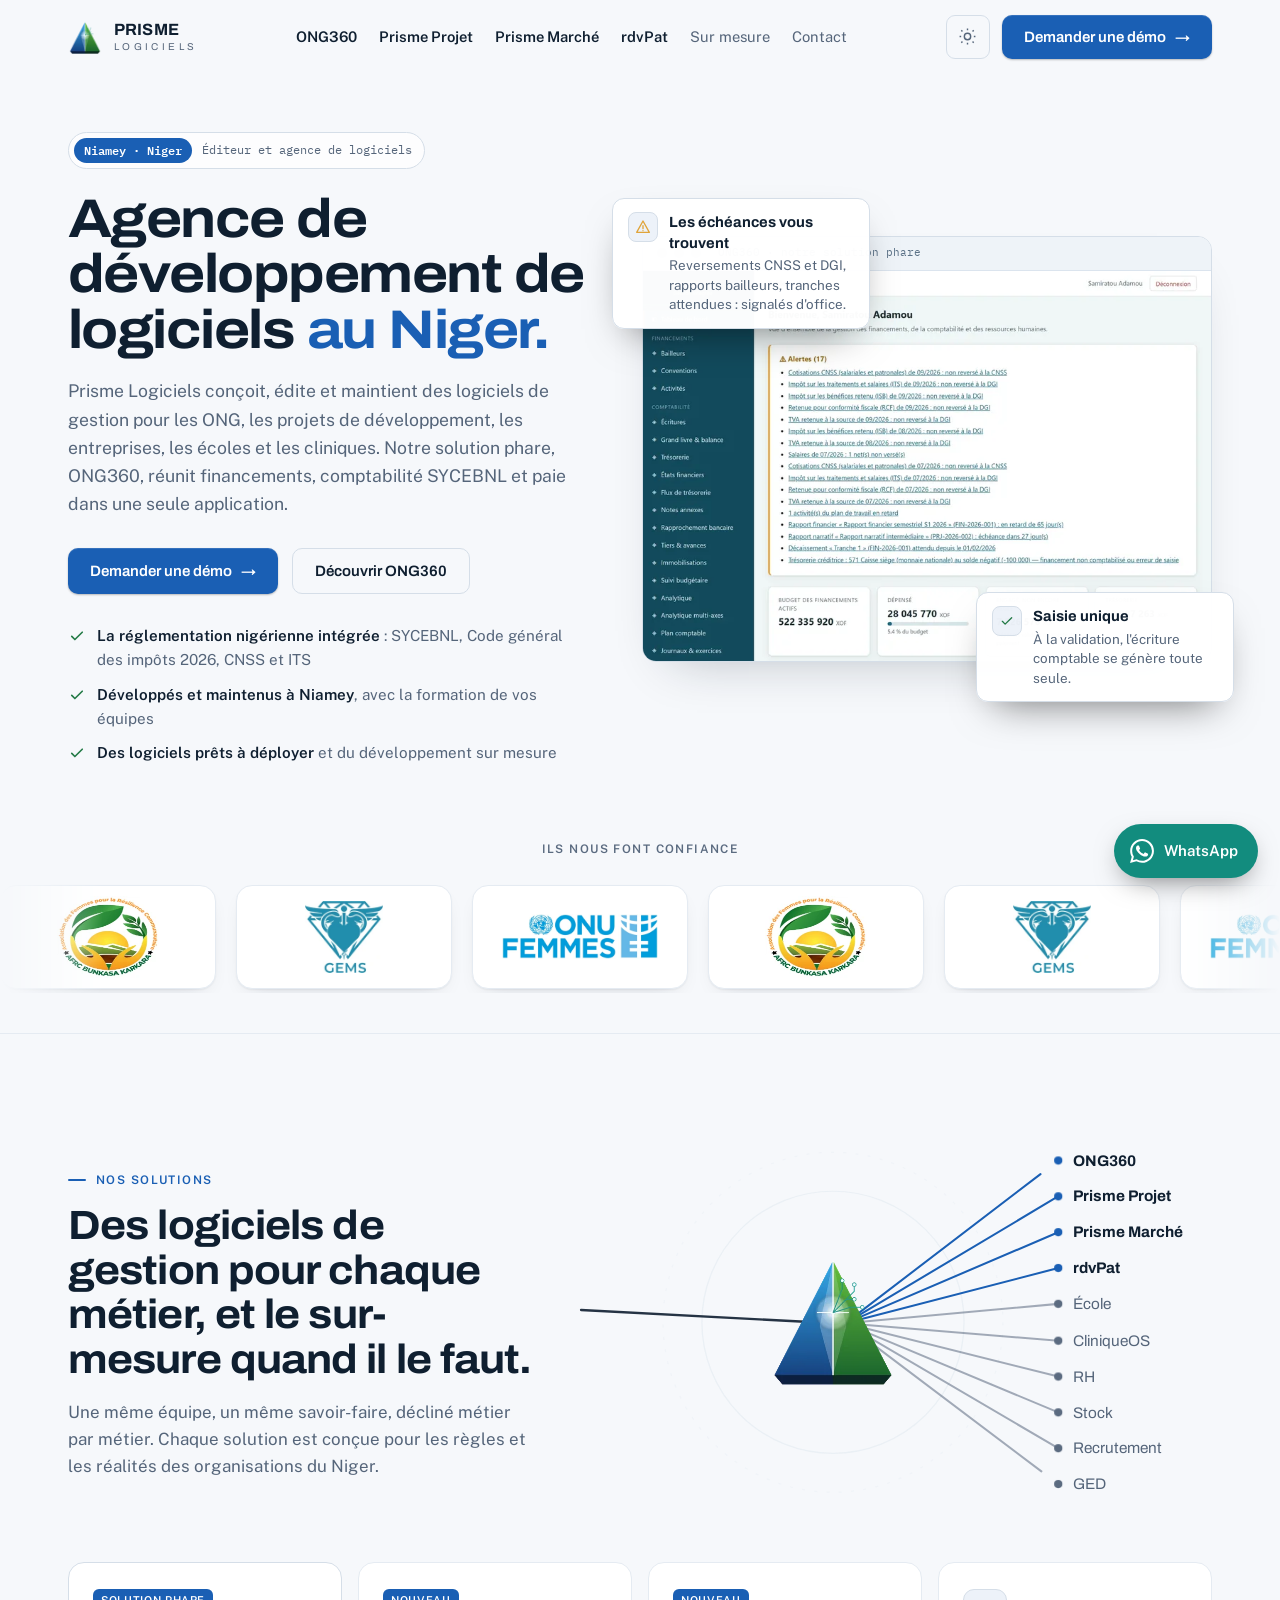
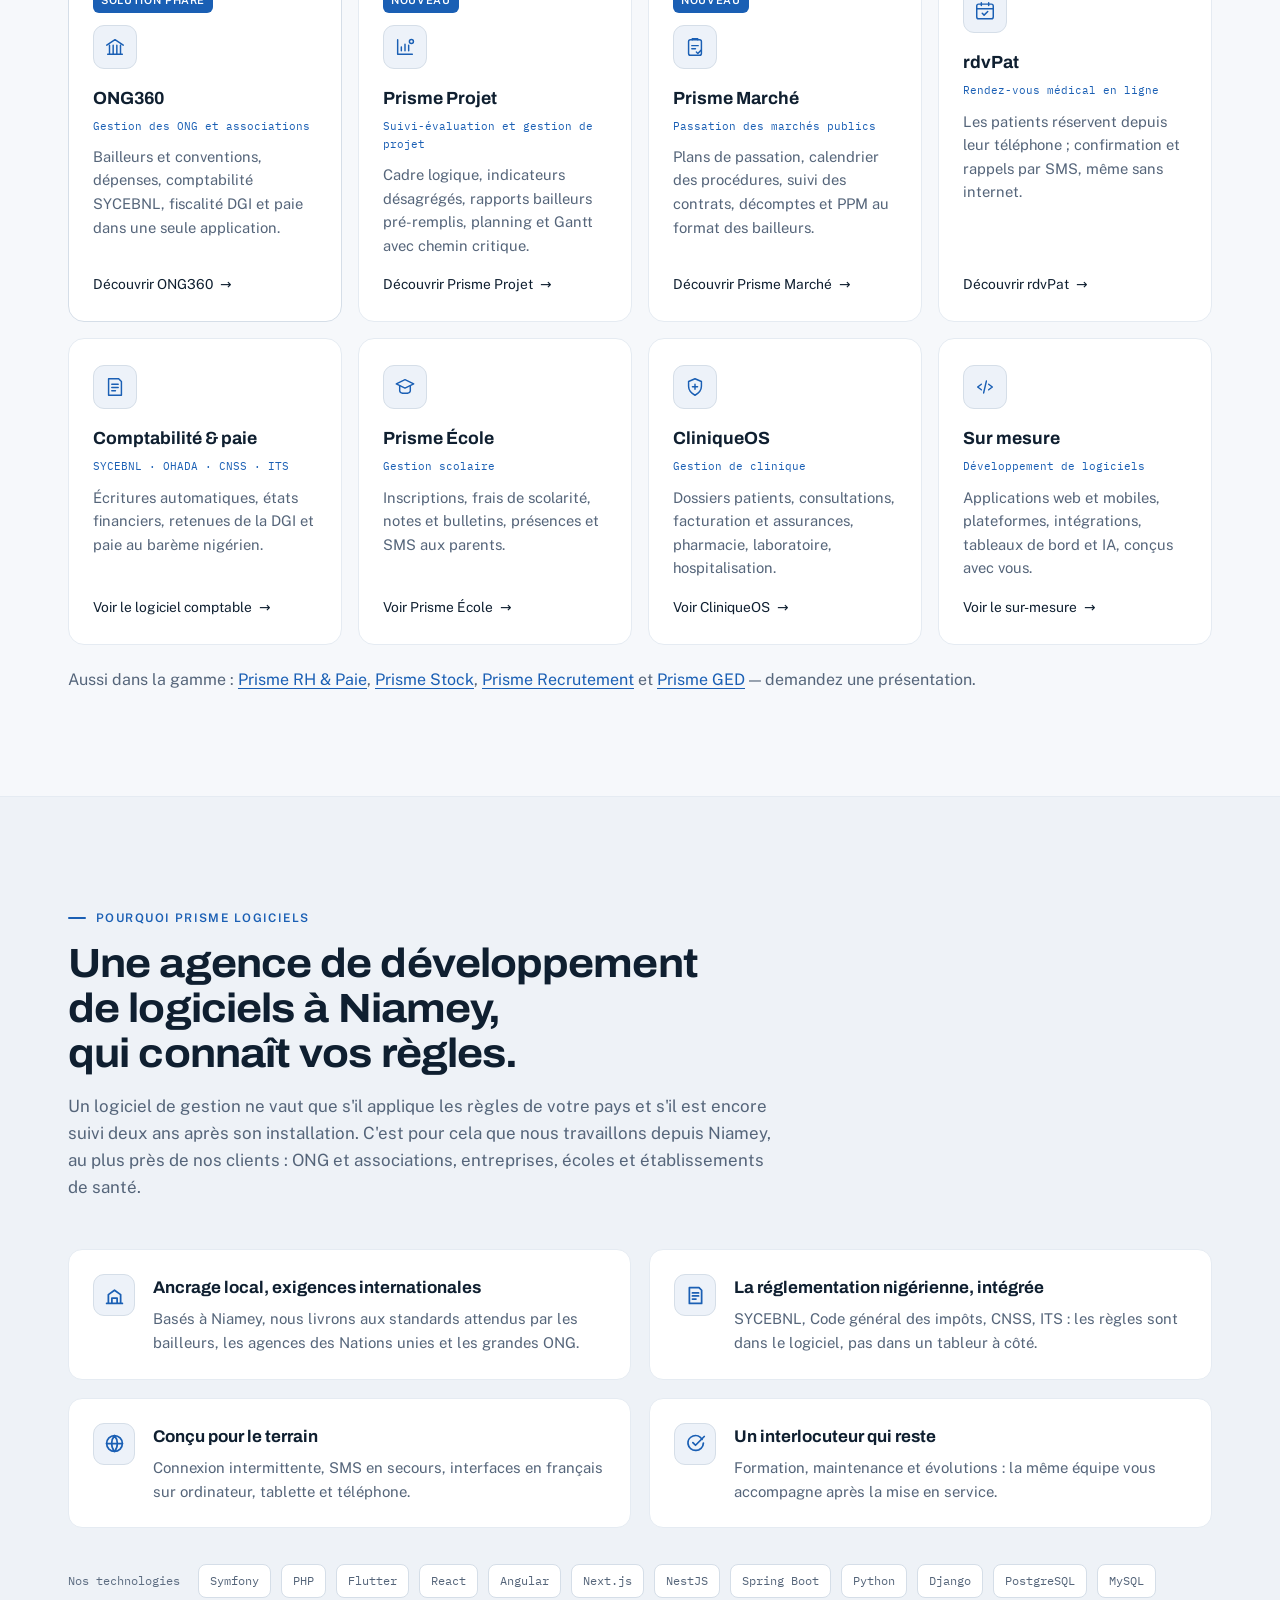
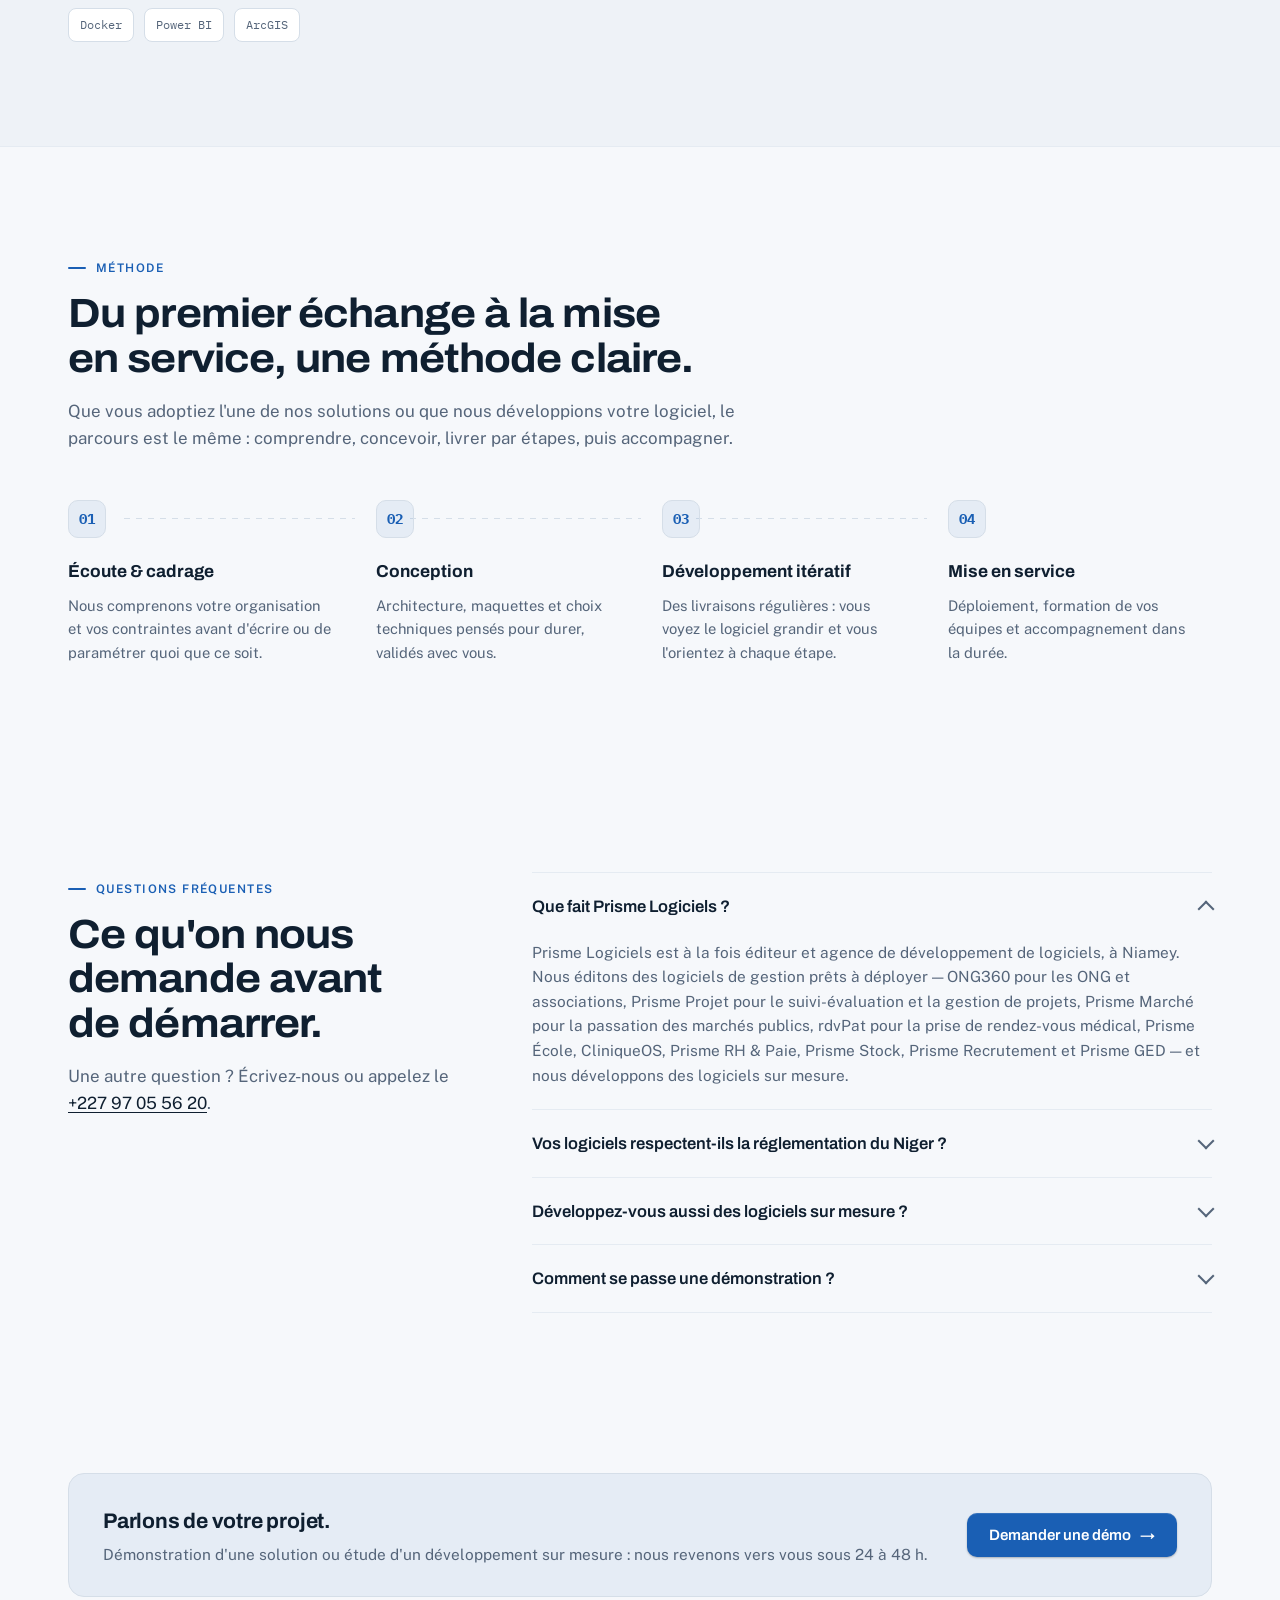
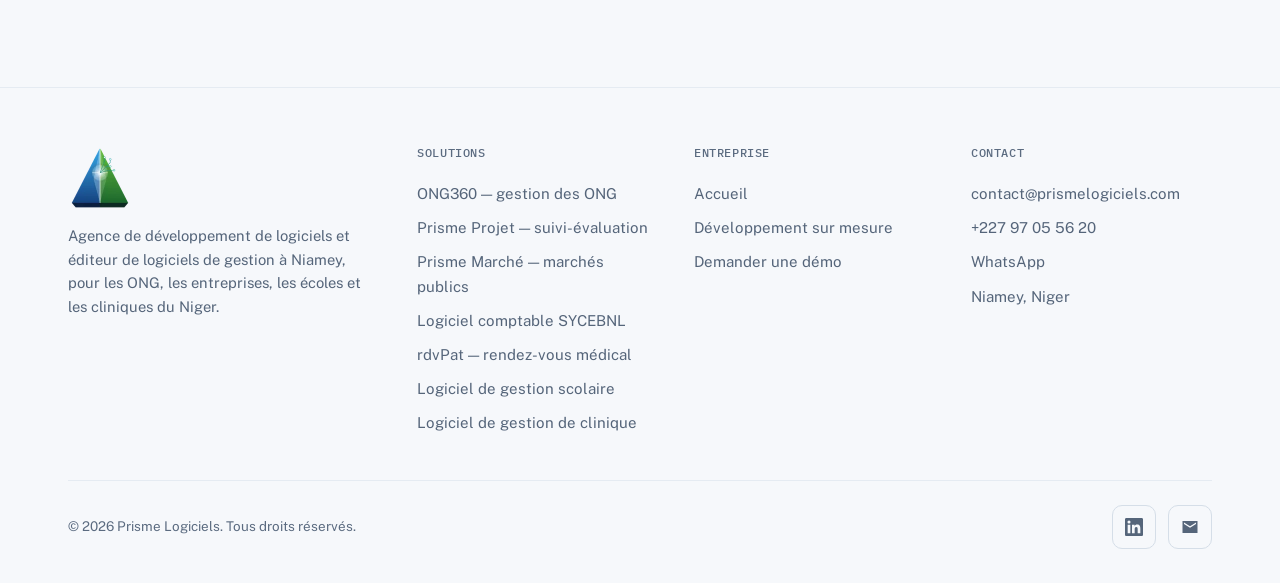
<file: index.html>
<!DOCTYPE html>
<html lang="fr" data-theme="light">
<head>
<meta charset="UTF-8" />
<meta name="viewport" content="width=device-width, initial-scale=1.0" />
<script>(function(){try{var t=localStorage.getItem('theme');if(t!=='dark'){t='light';}document.documentElement.setAttribute('data-theme',t);}catch(e){document.documentElement.setAttribute('data-theme','light');}})();</script>
<title>Agence de développement logiciel au Niger | Prisme Logiciels</title>
<meta name="description" content="Prisme Logiciels, agence de développement de logiciels à Niamey : ONG360, logiciel comptable SYCEBNL, paie, gestion scolaire et clinique, sur mesure." />
<link rel="canonical" href="https://prismelogiciels.com/" />
<meta name="robots" content="index, follow" />
<meta name="theme-color" content="#f6f8fb" id="metaTheme" />
<link rel="icon" type="image/png" sizes="48x48" href="/assets/favicon-48.png" />
<link rel="apple-touch-icon" href="/assets/apple-touch-icon.png" />
<meta property="og:type" content="website" />
<meta property="og:site_name" content="Prisme Logiciels" />
<meta property="og:locale" content="fr_FR" />
<meta property="og:title" content="Agence de développement logiciel au Niger | Prisme Logiciels" />
<meta property="og:description" content="Prisme Logiciels, agence de développement de logiciels à Niamey : ONG360, logiciel comptable SYCEBNL, paie, gestion scolaire et clinique, sur mesure." />
<meta property="og:url" content="https://prismelogiciels.com/" />
<meta property="og:image" content="https://prismelogiciels.com/assets/og-cover.png" />
<meta property="og:image:width" content="1200" />
<meta property="og:image:height" content="630" />
<meta property="og:image:alt" content="Prisme Logiciels, agence de développement de logiciels à Niamey" />
<meta name="twitter:card" content="summary_large_image" />
<meta name="twitter:title" content="Agence de développement logiciel au Niger | Prisme Logiciels" />
<meta name="twitter:description" content="Prisme Logiciels, agence de développement de logiciels à Niamey : ONG360, logiciel comptable SYCEBNL, paie, gestion scolaire et clinique, sur mesure." />
<meta name="twitter:image" content="https://prismelogiciels.com/assets/og-cover.png" />
<script type="application/ld+json">{"@context":"https://schema.org","@graph":[{"@type":"ProfessionalService","@id":"https://prismelogiciels.com/#org","name":"Prisme Logiciels","alternateName":"PRISME LOGICIELS","description":"Agence de développement de logiciels et éditeur de logiciels de gestion à Niamey : ONG360, Prisme Projet, Prisme Marché, rdvPat, comptabilité SYCEBNL, paie, gestion scolaire, gestion de clinique et développement sur mesure.","url":"https://prismelogiciels.com/","logo":"https://prismelogiciels.com/assets/icon.png","image":"https://prismelogiciels.com/assets/og-cover.png","email":"contact@prismelogiciels.com","telephone":"+227 97 05 56 20","address":{"@type":"PostalAddress","addressLocality":"Niamey","postalCode":"8001","addressCountry":"NE"},"sameAs":["https://www.linkedin.com/company/134564122"],"openingHoursSpecification":[{"@type":"OpeningHoursSpecification","dayOfWeek":["Monday","Tuesday","Wednesday","Thursday","Friday","Saturday","Sunday"],"opens":"00:00","closes":"23:59"}],"areaServed":{"@type":"Country","name":"Niger"},"knowsAbout":["Développement de logiciels sur mesure","Logiciel de gestion des ONG","Comptabilité SYCEBNL","Paie au Niger","Suivi-évaluation de projets","Gestion de projet","Passation des marchés publics","Gestion scolaire","Gestion de clinique","Prise de rendez-vous médical"]},{"@type":"WebSite","@id":"https://prismelogiciels.com/#site","url":"https://prismelogiciels.com/","name":"Prisme Logiciels","inLanguage":"fr","publisher":{"@id":"https://prismelogiciels.com/#org"}},{"@type":"FAQPage","mainEntity":[{"@type":"Question","name":"Que fait Prisme Logiciels ?","acceptedAnswer":{"@type":"Answer","text":"Prisme Logiciels est à la fois éditeur et agence de développement de logiciels, à Niamey. Nous éditons des logiciels de gestion prêts à déployer — ONG360 pour les ONG et associations, Prisme Projet pour le suivi-évaluation et la gestion de projets, Prisme Marché pour la passation des marchés publics, rdvPat pour la prise de rendez-vous médical, Prisme École, CliniqueOS, Prisme RH & Paie, Prisme Stock, Prisme Recrutement et Prisme GED — et nous développons des logiciels sur mesure."}},{"@type":"Question","name":"Vos logiciels respectent-ils la réglementation du Niger ?","acceptedAnswer":{"@type":"Answer","text":"Oui, c'est le cœur de notre travail. ONG360 tient la comptabilité selon le SYCEBNL, le référentiel OHADA des entités à but non lucratif, prépare les retenues et imprimés de la DGI conformément au Code général des impôts 2026, et calcule la paie au barème nigérien, CNSS et ITS comprises."}},{"@type":"Question","name":"Développez-vous aussi des logiciels sur mesure ?","acceptedAnswer":{"@type":"Answer","text":"Oui : applications web et mobiles, plateformes métier, intégrations avec vos outils existants, tableaux de bord et intelligence artificielle. Consultez notre page développement de logiciels sur mesure."}},{"@type":"Question","name":"Comment se passe une démonstration ?","acceptedAnswer":{"@type":"Answer","text":"Vous nous décrivez votre organisation, nous vous rappelons sous 24 à 48 h, puis nous vous montrons la solution sur des cas proches des vôtres, en ligne ou dans vos locaux à Niamey. Vous recevez ensuite une proposition technique et financière, sans engagement."}}]}]}</script>
<link rel="preconnect" href="https://fonts.googleapis.com" />
<link rel="preconnect" href="https://fonts.gstatic.com" crossorigin />
<link rel="stylesheet" href="https://fonts.googleapis.com/css2?family=Archivo:wdth,wght@100..125,400..800&family=IBM+Plex+Mono:wght@400;500;600&family=Public+Sans:wght@400;500;600;700&display=swap" media="print" onload="this.media='all'" />
<noscript><link rel="stylesheet" href="https://fonts.googleapis.com/css2?family=Archivo:wdth,wght@100..125,400..800&family=IBM+Plex+Mono:wght@400;500;600&family=Public+Sans:wght@400;500;600;700&display=swap" /></noscript>
<link rel="stylesheet" href="/assets/site.css?v=6" />
<link rel="preload" as="image" type="image/webp" imagesrcset="/assets/ong360/tableau-de-bord-800.webp 800w, /assets/ong360/tableau-de-bord-1200.webp 1200w, /assets/ong360/tableau-de-bord.webp 1600w" imagesizes="(max-width: 980px) 92vw, 640px" />
</head>
<body>
<a class="skip-link" href="#contenu">Aller au contenu principal</a>

<header id="hdr">
  <div class="wrap nav">
    <a href="/" class="brand">
      <img src="/assets/icon-72.webp" alt="" width="34" height="34" />
      <b>PRISME <span>LOGICIELS</span></b><span class="sr-only"> — accueil</span>
    </a>
    <nav class="nav-links" aria-label="Navigation principale">
      <a href="/ong360" class="prod">ONG360</a>
      <a href="/prisme-projet" class="prod">Prisme Projet</a>
      <a href="/prisme-marche" class="prod">Prisme Marché</a>
      <a href="/rdvpat" class="prod">rdvPat</a>
      <a href="/developpement-logiciel-sur-mesure">Sur mesure</a>
      <a href="/contact">Contact</a>
    </nav>
    <div class="nav-right">
      <button class="theme-btn" id="themeBtn" type="button" aria-label="Basculer entre thème clair et sombre" title="Thème clair / sombre">
        <svg class="moon" viewBox="0 0 24 24" aria-hidden="true"><path d="M21 12.8A9 9 0 1 1 11.2 3a7 7 0 0 0 9.8 9.8z"/></svg>
        <svg class="sun" viewBox="0 0 24 24" aria-hidden="true"><circle cx="12" cy="12" r="4"/><path d="M12 2v2M12 20v2M4 12H2M22 12h-2M5.6 5.6 4.2 4.2M19.8 19.8l-1.4-1.4M18.4 5.6l1.4-1.4M4.2 19.8l1.4-1.4"/></svg>
      </button>
      <a href="/contact" class="btn btn-primary">Demander une démo <span class="arr" aria-hidden="true">→</span></a>
      <button class="menu-btn" id="menuBtn" type="button" aria-label="Ouvrir le menu" aria-expanded="false" aria-controls="mobilePanel"><span></span></button>
    </div>
  </div>
</header>
<nav class="mobile-panel" id="mobilePanel" aria-label="Navigation mobile">
  <a href="/">Accueil</a>
  <a href="/ong360">ONG360</a>
      <a href="/prisme-projet">Prisme Projet <span class="new">Nouveau</span></a>
      <a href="/prisme-marche">Prisme Marché <span class="new">Nouveau</span></a>
      <a href="/rdvpat">rdvPat</a>
      <a href="/developpement-logiciel-sur-mesure">Sur mesure</a>
      <a href="/contact">Contact</a>
  <a href="/logiciel-comptable">Logiciel comptable</a>
  <a href="/logiciel-gestion-scolaire">Gestion scolaire</a>
  <a href="/logiciel-gestion-clinique">Gestion de clinique</a>
  <a href="/contact" class="btn btn-primary">Demander une démo →</a>
</nav>

<main id="contenu">
<section class="hero" aria-labelledby="hero-title">
  <div class="wrap hero-grid">
    <div class="hero-text">
      <span class="flag"><b>Niamey · Niger</b> Éditeur et agence de logiciels</span>
      <h1 id="hero-title" style="margin-top:22px">Agence de développement de logiciels <span class="grad-text">au Niger.</span></h1>
      <p class="lead">Prisme Logiciels conçoit, édite et maintient des logiciels de gestion pour les ONG, les projets de développement, les entreprises, les écoles et les cliniques. Notre solution phare, ONG360, réunit financements, comptabilité SYCEBNL et paie dans une seule application.</p>
      <div class="hero-cta">
        <a href="/contact" class="btn btn-primary">Demander une démo <span class="arr" aria-hidden="true">→</span></a>
        <a href="/ong360" class="btn btn-ghost">Découvrir ONG360</a>
      </div>
      <ul class="proofs">
        <li><svg viewBox="0 0 24 24" aria-hidden="true"><path d="M5 12.5l4.2 4.2L19 7"/></svg><span><b>La réglementation nigérienne intégrée</b> : SYCEBNL, Code général des impôts 2026, CNSS et ITS</span></li>
        <li><svg viewBox="0 0 24 24" aria-hidden="true"><path d="M5 12.5l4.2 4.2L19 7"/></svg><span><b>Développés et maintenus à Niamey</b>, avec la formation de vos équipes</span></li>
        <li><svg viewBox="0 0 24 24" aria-hidden="true"><path d="M5 12.5l4.2 4.2L19 7"/></svg><span><b>Des logiciels prêts à déployer</b> et du développement sur mesure</span></li>
      </ul>
    </div>
    <div class="hero-visual">
      <figure class="shot">
        <div class="shot-bar" aria-hidden="true"><i></i><i></i><i></i><span>ONG360 · notre solution phare</span></div>
        <img src="/assets/ong360/tableau-de-bord-1200.webp" srcset="/assets/ong360/tableau-de-bord-800.webp 800w, /assets/ong360/tableau-de-bord-1200.webp 1200w, /assets/ong360/tableau-de-bord.webp 1600w" sizes="(max-width: 980px) 92vw, 640px" width="1600" height="1100" fetchpriority="high"
             alt="Tableau de bord d'ONG360 : alertes sur les échéances CNSS, DGI et rapports aux bailleurs, budget des financements actifs, dépenses engagées et trésorerie" />
      </figure>
      <div class="callout c1">
        <span class="ci"><svg viewBox="0 0 24 24" aria-hidden="true"><path d="M12 3l9.5 17h-19L12 3z"/><path d="M12 10v4.5M12 17.5v.01"/></svg></span>
        <span><b>Les échéances vous trouvent</b>Reversements CNSS et DGI, rapports bailleurs, tranches attendues : signalés d'office.</span>
      </div>
      <div class="callout c2">
        <span class="ci"><svg viewBox="0 0 24 24" aria-hidden="true"><path d="M5 12.5l4.2 4.2L19 7"/></svg></span>
        <span><b>Saisie unique</b>À la validation, l'écriture comptable se génère toute seule.</span>
      </div>
    </div>
  </div>
</section>

<section class="clients" aria-labelledby="clients-title">
  <div class="wrap">
    <h2 id="clients-title" class="clients-title">Ils nous font confiance</h2>
  </div>
  <div class="marquee">
      <ul class="marquee-track">
        <li><span class="logo-tile logo-afrc-bunkasa-karkara"><img src="/assets/clients/afrc-bunkasa-karkara.webp" width="198" height="160" alt="AFRC Bunkasa Karkara — Association des Femmes pour la Résilience Communautaire" decoding="async" /></span></li>
        <li><span class="logo-tile logo-association-gems"><img src="/assets/clients/association-gems.webp" width="174" height="160" alt="Association GEMS" decoding="async" /></span></li>
        <li><span class="logo-tile logo-onu-femmes"><img src="/assets/clients/onu-femmes.webp" width="418" height="120" alt="ONU Femmes" decoding="async" /></span></li>
        <li class="dup" aria-hidden="true"><span class="logo-tile logo-afrc-bunkasa-karkara"><img src="/assets/clients/afrc-bunkasa-karkara.webp" width="198" height="160" alt="" decoding="async" /></span></li>
        <li class="dup" aria-hidden="true"><span class="logo-tile logo-association-gems"><img src="/assets/clients/association-gems.webp" width="174" height="160" alt="" decoding="async" /></span></li>
        <li class="dup" aria-hidden="true"><span class="logo-tile logo-onu-femmes"><img src="/assets/clients/onu-femmes.webp" width="418" height="120" alt="" decoding="async" /></span></li>
        <li class="dup" aria-hidden="true"><span class="logo-tile logo-afrc-bunkasa-karkara"><img src="/assets/clients/afrc-bunkasa-karkara.webp" width="198" height="160" alt="" decoding="async" /></span></li>
        <li class="dup" aria-hidden="true"><span class="logo-tile logo-association-gems"><img src="/assets/clients/association-gems.webp" width="174" height="160" alt="" decoding="async" /></span></li>
        <li class="dup" aria-hidden="true"><span class="logo-tile logo-onu-femmes"><img src="/assets/clients/onu-femmes.webp" width="418" height="120" alt="" decoding="async" /></span></li>
        <li class="dup" aria-hidden="true"><span class="logo-tile logo-afrc-bunkasa-karkara"><img src="/assets/clients/afrc-bunkasa-karkara.webp" width="198" height="160" alt="" decoding="async" /></span></li>
        <li class="dup" aria-hidden="true"><span class="logo-tile logo-association-gems"><img src="/assets/clients/association-gems.webp" width="174" height="160" alt="" decoding="async" /></span></li>
        <li class="dup" aria-hidden="true"><span class="logo-tile logo-onu-femmes"><img src="/assets/clients/onu-femmes.webp" width="418" height="120" alt="" decoding="async" /></span></li>
        <li class="dup" aria-hidden="true"><span class="logo-tile logo-afrc-bunkasa-karkara"><img src="/assets/clients/afrc-bunkasa-karkara.webp" width="198" height="160" alt="" decoding="async" /></span></li>
        <li class="dup" aria-hidden="true"><span class="logo-tile logo-association-gems"><img src="/assets/clients/association-gems.webp" width="174" height="160" alt="" decoding="async" /></span></li>
        <li class="dup" aria-hidden="true"><span class="logo-tile logo-onu-femmes"><img src="/assets/clients/onu-femmes.webp" width="418" height="120" alt="" decoding="async" /></span></li>
        <li class="dup" aria-hidden="true"><span class="logo-tile logo-afrc-bunkasa-karkara"><img src="/assets/clients/afrc-bunkasa-karkara.webp" width="198" height="160" alt="" decoding="async" /></span></li>
        <li class="dup" aria-hidden="true"><span class="logo-tile logo-association-gems"><img src="/assets/clients/association-gems.webp" width="174" height="160" alt="" decoding="async" /></span></li>
        <li class="dup" aria-hidden="true"><span class="logo-tile logo-onu-femmes"><img src="/assets/clients/onu-femmes.webp" width="418" height="120" alt="" decoding="async" /></span></li>
      </ul>
  </div>
</section>

<section class="sec" id="solutions" aria-labelledby="solutions-title">
  <div class="wrap">
    <div class="gamme-top">
      <div class="sec-head reveal" style="margin-bottom:0">
        <span class="eyebrow">Nos solutions</span>
        <h2 id="solutions-title">Des logiciels de gestion pour chaque métier, et le sur-mesure quand il le faut.</h2>
        <p>Une même équipe, un même savoir-faire, décliné métier par métier. Chaque solution est conçue pour les règles et les réalités des organisations du Niger.</p>
      </div>
      <svg class="prism-diagram reveal" viewBox="0 0 620 360" role="img" aria-label="Schéma : un faisceau traverse le prisme et se décompose en dix solutions — ONG360, Prisme Projet, Prisme Marché, rdvPat, École, CliniqueOS, RH, Stock, Recrutement et GED">
        <circle cx="250" cy="180" r="128" class="arc" opacity=".35"/>
        <circle cx="250" cy="180" r="166" class="arc" opacity=".2" stroke-dasharray="3 9"/>
        <path class="beam" d="M4 168 L232 180"/>
        <path class="ray" stroke="var(--accent)" d="M262 181 L470 22" style="animation-delay:0.75s"/>
        <path class="ray" stroke="var(--accent)" d="M262 181 L470 57" style="animation-delay:0.82s"/>
        <path class="ray" stroke="var(--accent)" d="M262 181 L470 92" style="animation-delay:0.89s"/>
        <path class="ray" stroke="var(--accent)" d="M262 181 L470 127" style="animation-delay:0.96s"/>
        <path class="ray dim" stroke="var(--faint)" d="M262 181 L470 162" style="animation-delay:1.03s"/>
        <path class="ray dim" stroke="var(--faint)" d="M262 181 L470 198" style="animation-delay:1.10s"/>
        <path class="ray dim" stroke="var(--faint)" d="M262 181 L470 233" style="animation-delay:1.17s"/>
        <path class="ray dim" stroke="var(--faint)" d="M262 181 L470 268" style="animation-delay:1.24s"/>
        <path class="ray dim" stroke="var(--faint)" d="M262 181 L470 303" style="animation-delay:1.31s"/>
        <path class="ray dim" stroke="var(--faint)" d="M262 181 L470 338" style="animation-delay:1.38s"/>
        <image href="/assets/icon-260.webp" x="185" y="112" width="130" height="130"/>
        <g>
          <circle class="dot" cx="470" cy="22" r="4" fill="var(--accent)" style="animation-delay:1.45s"/><text class="lbl main" x="484" y="27" style="animation-delay:1.45s">ONG360</text>
          <circle class="dot" cx="470" cy="57" r="4" fill="var(--accent)" style="animation-delay:1.52s"/><text class="lbl main" x="484" y="62" style="animation-delay:1.52s">Prisme Projet</text>
          <circle class="dot" cx="470" cy="92" r="4" fill="var(--accent)" style="animation-delay:1.59s"/><text class="lbl main" x="484" y="97" style="animation-delay:1.59s">Prisme Marché</text>
          <circle class="dot" cx="470" cy="127" r="4" fill="var(--accent)" style="animation-delay:1.66s"/><text class="lbl main" x="484" y="132" style="animation-delay:1.66s">rdvPat</text>
          <circle class="dot" cx="470" cy="162" r="4" fill="var(--faint)" style="animation-delay:1.73s"/><text class="lbl" x="484" y="167" style="animation-delay:1.73s">École</text>
          <circle class="dot" cx="470" cy="198" r="4" fill="var(--faint)" style="animation-delay:1.80s"/><text class="lbl" x="484" y="203" style="animation-delay:1.80s">CliniqueOS</text>
          <circle class="dot" cx="470" cy="233" r="4" fill="var(--faint)" style="animation-delay:1.87s"/><text class="lbl" x="484" y="238" style="animation-delay:1.87s">RH</text>
          <circle class="dot" cx="470" cy="268" r="4" fill="var(--faint)" style="animation-delay:1.94s"/><text class="lbl" x="484" y="273" style="animation-delay:1.94s">Stock</text>
          <circle class="dot" cx="470" cy="303" r="4" fill="var(--faint)" style="animation-delay:2.01s"/><text class="lbl" x="484" y="308" style="animation-delay:2.01s">Recrutement</text>
          <circle class="dot" cx="470" cy="338" r="4" fill="var(--faint)" style="animation-delay:2.08s"/><text class="lbl" x="484" y="343" style="animation-delay:2.08s">GED</text>
        </g>
      </svg>
    </div>
    <div class="cards cards-4">
      <a href="/ong360" class="card reveal flagship">
        <span class="badge">Solution phare</span><div class="ico"><svg viewBox="0 0 24 24" aria-hidden="true"><path d="M4 20h16M6 20V10M10 20V10M14 20V10M18 20V10M3 10l9-6 9 6"/></svg></div>
        <h3>ONG360</h3><span class="tag">Gestion des ONG et associations</span>
        <p>Bailleurs et conventions, dépenses, comptabilité SYCEBNL, fiscalité DGI et paie dans une seule application.</p>
        <span class="more">Découvrir ONG360 <span aria-hidden="true">→</span></span>
      </a>
      <a href="/prisme-projet" class="card reveal">
        <span class="badge">Nouveau</span><div class="ico"><svg viewBox="0 0 24 24" aria-hidden="true"><path d="M4 20V4M4 20h16"/><path d="M8 16v-4M12 16V9M16 16v-6"/><circle cx="19" cy="6" r="2.2"/></svg></div>
        <h3>Prisme Projet</h3><span class="tag">Suivi-évaluation et gestion de projet</span>
        <p>Cadre logique, indicateurs désagrégés, rapports bailleurs pré-remplis, planning et Gantt avec chemin critique.</p>
        <span class="more">Découvrir Prisme Projet <span aria-hidden="true">→</span></span>
      </a>
      <a href="/prisme-marche" class="card reveal">
        <span class="badge">Nouveau</span><div class="ico"><svg viewBox="0 0 24 24" aria-hidden="true"><rect x="5" y="4" width="14" height="17" rx="2"/><path d="M9 4V3h6v1M8.5 10.5h7M8.5 14h4"/><path d="M13.5 17.5l1.6 1.6 3.4-3.4"/></svg></div>
        <h3>Prisme Marché</h3><span class="tag">Passation des marchés publics</span>
        <p>Plans de passation, calendrier des procédures, suivi des contrats, décomptes et PPM au format des bailleurs.</p>
        <span class="more">Découvrir Prisme Marché <span aria-hidden="true">→</span></span>
      </a>
      <a href="/rdvpat" class="card reveal">
        <div class="ico"><svg viewBox="0 0 24 24" aria-hidden="true"><rect x="3" y="4.5" width="18" height="16" rx="2"/><path d="M3 9.5h18M8 3v3M16 3v3M9 14.5l2 2 4-4"/></svg></div>
        <h3>rdvPat</h3><span class="tag">Rendez-vous médical en ligne</span>
        <p>Les patients réservent depuis leur téléphone ; confirmation et rappels par SMS, même sans internet.</p>
        <span class="more">Découvrir rdvPat <span aria-hidden="true">→</span></span>
      </a>
      <a href="/logiciel-comptable" class="card reveal">
        <div class="ico"><svg viewBox="0 0 24 24" aria-hidden="true"><path d="M5 3h11l3 3v15H5z"/><path d="M8.5 9h7M8.5 12.5h7M8.5 16h4"/></svg></div>
        <h3>Comptabilité &amp; paie</h3><span class="tag">SYCEBNL · OHADA · CNSS · ITS</span>
        <p>Écritures automatiques, états financiers, retenues de la DGI et paie au barème nigérien.</p>
        <span class="more">Voir le logiciel comptable <span aria-hidden="true">→</span></span>
      </a>
      <a href="/logiciel-gestion-scolaire" class="card reveal">
        <div class="ico"><svg viewBox="0 0 24 24" aria-hidden="true"><path d="M12 4L2.5 8.6 12 13.2l9.5-4.6L12 4z"/><path d="M6.2 10.6V16c0 1.6 2.6 2.9 5.8 2.9s5.8-1.3 5.8-2.9v-5.4"/></svg></div>
        <h3>Prisme École</h3><span class="tag">Gestion scolaire</span>
        <p>Inscriptions, frais de scolarité, notes et bulletins, présences et SMS aux parents.</p>
        <span class="more">Voir Prisme École <span aria-hidden="true">→</span></span>
      </a>
      <a href="/logiciel-gestion-clinique" class="card reveal">
        <div class="ico"><svg viewBox="0 0 24 24" aria-hidden="true"><path d="M12 3l7 3v5.2c0 4.4-3 7.6-7 9.8-4-2.2-7-5.4-7-9.8V6l7-3z"/><path d="M12 9v5.5M9.2 11.7h5.6"/></svg></div>
        <h3>CliniqueOS</h3><span class="tag">Gestion de clinique</span>
        <p>Dossiers patients, consultations, facturation et assurances, pharmacie, laboratoire, hospitalisation.</p>
        <span class="more">Voir CliniqueOS <span aria-hidden="true">→</span></span>
      </a>
      <a href="/developpement-logiciel-sur-mesure" class="card reveal">
        <div class="ico"><svg viewBox="0 0 24 24" aria-hidden="true"><path d="M8 9l-4 3 4 3M16 9l4 3-4 3M13.5 5.5l-3 13"/></svg></div>
        <h3>Sur mesure</h3><span class="tag">Développement de logiciels</span>
        <p>Applications web et mobiles, plateformes, intégrations, tableaux de bord et IA, conçus avec vous.</p>
        <span class="more">Voir le sur-mesure <span aria-hidden="true">→</span></span>
      </a>
    </div>
    <p class="reveal" style="margin-top:22px;color:var(--muted)">Aussi dans la gamme : <a href="/contact?produit=Prisme%20RH" class="inline-link">Prisme RH &amp; Paie</a>, <a href="/contact?produit=Prisme%20Stock" class="inline-link">Prisme Stock</a>, <a href="/contact?produit=Prisme%20Recrutement" class="inline-link">Prisme Recrutement</a> et <a href="/contact?produit=Prisme%20GED" class="inline-link">Prisme GED</a> — demandez une présentation.</p>
  </div>
</section>

<section class="sec band" id="agence" aria-labelledby="agence-title">
  <div class="wrap">
    <div class="sec-head reveal">
      <span class="eyebrow">Pourquoi Prisme Logiciels</span>
      <h2 id="agence-title">Une agence de développement de logiciels à Niamey, qui connaît vos règles.</h2>
      <p>Un logiciel de gestion ne vaut que s'il applique les règles de votre pays et s'il est encore suivi deux ans après son installation. C'est pour cela que nous travaillons depuis Niamey, au plus près de nos clients : ONG et associations, entreprises, écoles et établissements de santé.</p>
    </div>
    <div class="why">
      <div class="why-item reveal d1">
        <div class="why-mark"><svg viewBox="0 0 24 24" aria-hidden="true"><path d="M3 21h18M5 21V11l7-5 7 5v10M9 21v-6h6v6"/></svg></div>
        <div><h3>Ancrage local, exigences internationales</h3><p>Basés à Niamey, nous livrons aux standards attendus par les bailleurs, les agences des Nations unies et les grandes ONG.</p></div>
      </div>
      <div class="why-item reveal d2">
        <div class="why-mark"><svg viewBox="0 0 24 24" aria-hidden="true"><path d="M5 3h11l3 3v15H5z"/><path d="M8.5 9h7M8.5 12.5h7M8.5 16h4"/></svg></div>
        <div><h3>La réglementation nigérienne, intégrée</h3><p>SYCEBNL, Code général des impôts, CNSS, ITS : les règles sont dans le logiciel, pas dans un tableur à côté.</p></div>
      </div>
      <div class="why-item reveal d3">
        <div class="why-mark"><svg viewBox="0 0 24 24" aria-hidden="true"><circle cx="12" cy="12" r="9"/><path d="M3 12h18M12 3a14 14 0 0 1 0 18 14 14 0 0 1 0-18z"/></svg></div>
        <div><h3>Conçu pour le terrain</h3><p>Connexion intermittente, SMS en secours, interfaces en français sur ordinateur, tablette et téléphone.</p></div>
      </div>
      <div class="why-item reveal d4">
        <div class="why-mark"><svg viewBox="0 0 24 24" aria-hidden="true"><path d="M21 11.5a8.4 8.4 0 0 1-9 8.4 8.5 8.5 0 1 1 7.4-12.6"/><path d="M22 4L12 14l-3-3"/></svg></div>
        <div><h3>Un interlocuteur qui reste</h3><p>Formation, maintenance et évolutions : la même équipe vous accompagne après la mise en service.</p></div>
      </div>
    </div>
    <div class="stack reveal">
      <span class="lineup-label">Nos technologies</span>
      <span class="chip">Symfony</span><span class="chip">PHP</span><span class="chip">Flutter</span><span class="chip">React</span><span class="chip">Angular</span>
      <span class="chip">Next.js</span><span class="chip">NestJS</span><span class="chip">Spring Boot</span><span class="chip">Python</span><span class="chip">Django</span>
      <span class="chip">PostgreSQL</span><span class="chip">MySQL</span><span class="chip">Docker</span><span class="chip">Power BI</span><span class="chip">ArcGIS</span>
    </div>
  </div>
</section>

<section class="sec" id="methode" aria-labelledby="methode-title">
  <div class="wrap">
    <div class="sec-head reveal">
      <span class="eyebrow">Méthode</span>
      <h2 id="methode-title">Du premier échange à la mise en service, une méthode claire.</h2>
      <p>Que vous adoptiez l'une de nos solutions ou que nous développions votre logiciel, le parcours est le même : comprendre, concevoir, livrer par étapes, puis accompagner.</p>
    </div>
    <div class="steps">
      <div class="step reveal d1"><div class="num">01</div><h3>Écoute &amp; cadrage</h3><p>Nous comprenons votre organisation et vos contraintes avant d'écrire ou de paramétrer quoi que ce soit.</p></div>
      <div class="step reveal d2"><div class="num">02</div><h3>Conception</h3><p>Architecture, maquettes et choix techniques pensés pour durer, validés avec vous.</p></div>
      <div class="step reveal d3"><div class="num">03</div><h3>Développement itératif</h3><p>Des livraisons régulières : vous voyez le logiciel grandir et vous l'orientez à chaque étape.</p></div>
      <div class="step reveal d4"><div class="num">04</div><h3>Mise en service</h3><p>Déploiement, formation de vos équipes et accompagnement dans la durée.</p></div>
    </div>
  </div>
</section>

<section class="sec" id="faq" aria-labelledby="faq-title">
  <div class="wrap faq-grid">
    <div class="sec-head reveal" style="margin-bottom:0">
      <span class="eyebrow">Questions fréquentes</span>
      <h2 id="faq-title">Ce qu'on nous demande avant de démarrer.</h2>
      <p>Une autre question ? Écrivez-nous ou appelez le <a href="tel:+22797055620" style="color:var(--text);text-decoration:underline;text-underline-offset:3px">+227 97 05 56 20</a>.</p>
    </div>
    <div class="faq reveal d1">
      <details open>
        <summary>Que fait Prisme Logiciels ?</summary>
        <p>Prisme Logiciels est à la fois éditeur et agence de développement de logiciels, à Niamey. Nous éditons des logiciels de gestion prêts à déployer — ONG360 pour les ONG et associations, Prisme Projet pour le suivi-évaluation et la gestion de projets, Prisme Marché pour la passation des marchés publics, rdvPat pour la prise de rendez-vous médical, Prisme École, CliniqueOS, Prisme RH &amp; Paie, Prisme Stock, Prisme Recrutement et Prisme GED — et nous développons des logiciels sur mesure.</p>
      </details>
      <details>
        <summary>Vos logiciels respectent-ils la réglementation du Niger ?</summary>
        <p>Oui, c'est le cœur de notre travail. ONG360 tient la comptabilité selon le SYCEBNL, le référentiel OHADA des entités à but non lucratif, prépare les retenues et imprimés de la DGI conformément au Code général des impôts 2026, et calcule la paie au barème nigérien, CNSS et ITS comprises.</p>
      </details>
      <details>
        <summary>Développez-vous aussi des logiciels sur mesure ?</summary>
        <p>Oui : applications web et mobiles, plateformes métier, intégrations avec vos outils existants, tableaux de bord et intelligence artificielle. Consultez notre page <a href="/developpement-logiciel-sur-mesure">développement de logiciels sur mesure</a>.</p>
      </details>
      <details>
        <summary>Comment se passe une démonstration ?</summary>
        <p>Vous nous décrivez votre organisation, nous vous rappelons sous 24 à 48 h, puis nous vous montrons la solution sur des cas proches des vôtres, en ligne ou dans vos locaux à Niamey. Vous recevez ensuite une proposition technique et financière, sans engagement.</p>
      </details>
    </div>
  </div>
</section>

<div class="wrap"><div class="cta-band reveal">
  <div><h3>Parlons de votre projet.</h3><p>Démonstration d'une solution ou étude d'un développement sur mesure : nous revenons vers vous sous 24 à 48 h.</p></div>
  <a href="/contact" class="btn btn-primary">Demander une démo <span class="arr" aria-hidden="true">→</span></a>
</div></div>

<div style="height:90px"></div>

</main>

<footer>
  <div class="wrap">
    <div class="foot-grid">
      <div class="brand-foot">
        <img src="/assets/icon-128.webp" alt="Prisme Logiciels" width="64" height="64" loading="lazy" />
        <p>Agence de développement de logiciels et éditeur de logiciels de gestion à Niamey, pour les ONG, les entreprises, les écoles et les cliniques du Niger.</p>
      </div>
      <div class="foot-col">
        <p class="foot-h">SOLUTIONS</p>
        <a href="/ong360">ONG360 — gestion des ONG</a>
        <a href="/prisme-projet">Prisme Projet — suivi-évaluation</a>
        <a href="/prisme-marche">Prisme Marché — marchés publics</a>
        <a href="/logiciel-comptable">Logiciel comptable SYCEBNL</a>
        <a href="/rdvpat">rdvPat — rendez-vous médical</a>
        <a href="/logiciel-gestion-scolaire">Logiciel de gestion scolaire</a>
        <a href="/logiciel-gestion-clinique">Logiciel de gestion de clinique</a>
      </div>
      <div class="foot-col">
        <p class="foot-h">ENTREPRISE</p>
        <a href="/">Accueil</a>
        <a href="/developpement-logiciel-sur-mesure">Développement sur mesure</a>
        <a href="/contact">Demander une démo</a>
      </div>
      <div class="foot-col">
        <p class="foot-h">CONTACT</p>
        <a href="mailto:ousmanelyabdoulaye@gmail.com">contact@prismelogiciels.com</a>
        <a href="tel:+22797055620">+227 97 05 56 20</a>
        <a href="https://wa.me/22797055620?text=Bonjour%20Prisme%20Logiciels%2C%20je%20souhaite%20une%20d%C3%A9monstration." target="_blank" rel="noopener">WhatsApp</a>
        <a href="/contact">Niamey, Niger</a>
      </div>
    </div>
    <div class="foot-bottom">
      <p>© <span id="year">2026</span> Prisme Logiciels. Tous droits réservés.</p>
      <div class="socials">
        <a href="https://www.linkedin.com/company/134564122" aria-label="LinkedIn"><svg viewBox="0 0 24 24" aria-hidden="true"><path d="M20.45 20.45h-3.56v-5.57c0-1.33-.02-3.04-1.85-3.04-1.85 0-2.13 1.45-2.13 2.94v5.67H9.35V9h3.41v1.56h.05c.48-.9 1.64-1.85 3.37-1.85 3.6 0 4.27 2.37 4.27 5.46v6.28zM5.34 7.43a2.06 2.06 0 1 1 0-4.13 2.06 2.06 0 0 1 0 4.13zM7.12 20.45H3.56V9h3.56v11.45zM22.22 0H1.77C.79 0 0 .77 0 1.73v20.54C0 23.23.79 24 1.77 24h20.45c.98 0 1.78-.77 1.78-1.73V1.73C24 .77 23.2 0 22.22 0z"/></svg></a>
        <a href="mailto:contact@prismelogiciels.com" aria-label="Email"><svg viewBox="0 0 24 24" aria-hidden="true"><path d="M22 4H2v16h20V4zm-2 4l-8 5-8-5V6l8 5 8-5v2z"/></svg></a>
      </div>
    </div>
  </div>
</footer>

<a class="wa-float" href="https://wa.me/22797055620?text=Bonjour%20Prisme%20Logiciels%2C%20je%20souhaite%20une%20d%C3%A9monstration." target="_blank" rel="noopener" aria-label="Discuter sur WhatsApp avec Prisme Logiciels">
  <svg viewBox="0 0 24 24" aria-hidden="true"><path d="M17.47 14.38c-.3-.15-1.76-.87-2.03-.97-.27-.1-.47-.15-.67.15-.2.3-.77.97-.94 1.16-.17.2-.35.22-.64.07-.3-.15-1.26-.46-2.39-1.47-.88-.79-1.48-1.76-1.65-2.06-.17-.3-.02-.46.13-.61.13-.13.3-.35.45-.52.15-.17.2-.3.3-.5.1-.2.05-.37-.03-.52-.07-.15-.67-1.61-.92-2.21-.24-.58-.49-.5-.67-.51h-.57c-.2 0-.52.07-.79.37-.27.3-1.04 1.02-1.04 2.48s1.06 2.88 1.21 3.07c.15.2 2.1 3.2 5.08 4.49.71.31 1.26.49 1.7.63.71.23 1.36.2 1.87.12.57-.09 1.76-.72 2.01-1.41.25-.69.25-1.29.17-1.41-.07-.12-.27-.2-.57-.35zM12.05 21.78h-.01a9.87 9.87 0 0 1-5.03-1.38l-.36-.21-3.74.98 1-3.65-.24-.37a9.86 9.86 0 0 1-1.51-5.26c0-5.45 4.44-9.88 9.89-9.88 2.64 0 5.12 1.03 6.99 2.9a9.83 9.83 0 0 1 2.89 6.99c0 5.45-4.44 9.88-9.89 9.88zm8.41-18.3A11.82 11.82 0 0 0 12.05 0C5.5 0 .16 5.34.16 11.89c0 2.1.55 4.14 1.59 5.95L.06 24l6.3-1.65a11.88 11.88 0 0 0 5.68 1.45h.01c6.55 0 11.89-5.34 11.89-11.89 0-3.18-1.24-6.17-3.48-8.41z"/></svg>
  <span>WhatsApp</span>
</a>

<script src="/assets/site.js?v=3" defer></script>
</body>
</html>
</file>
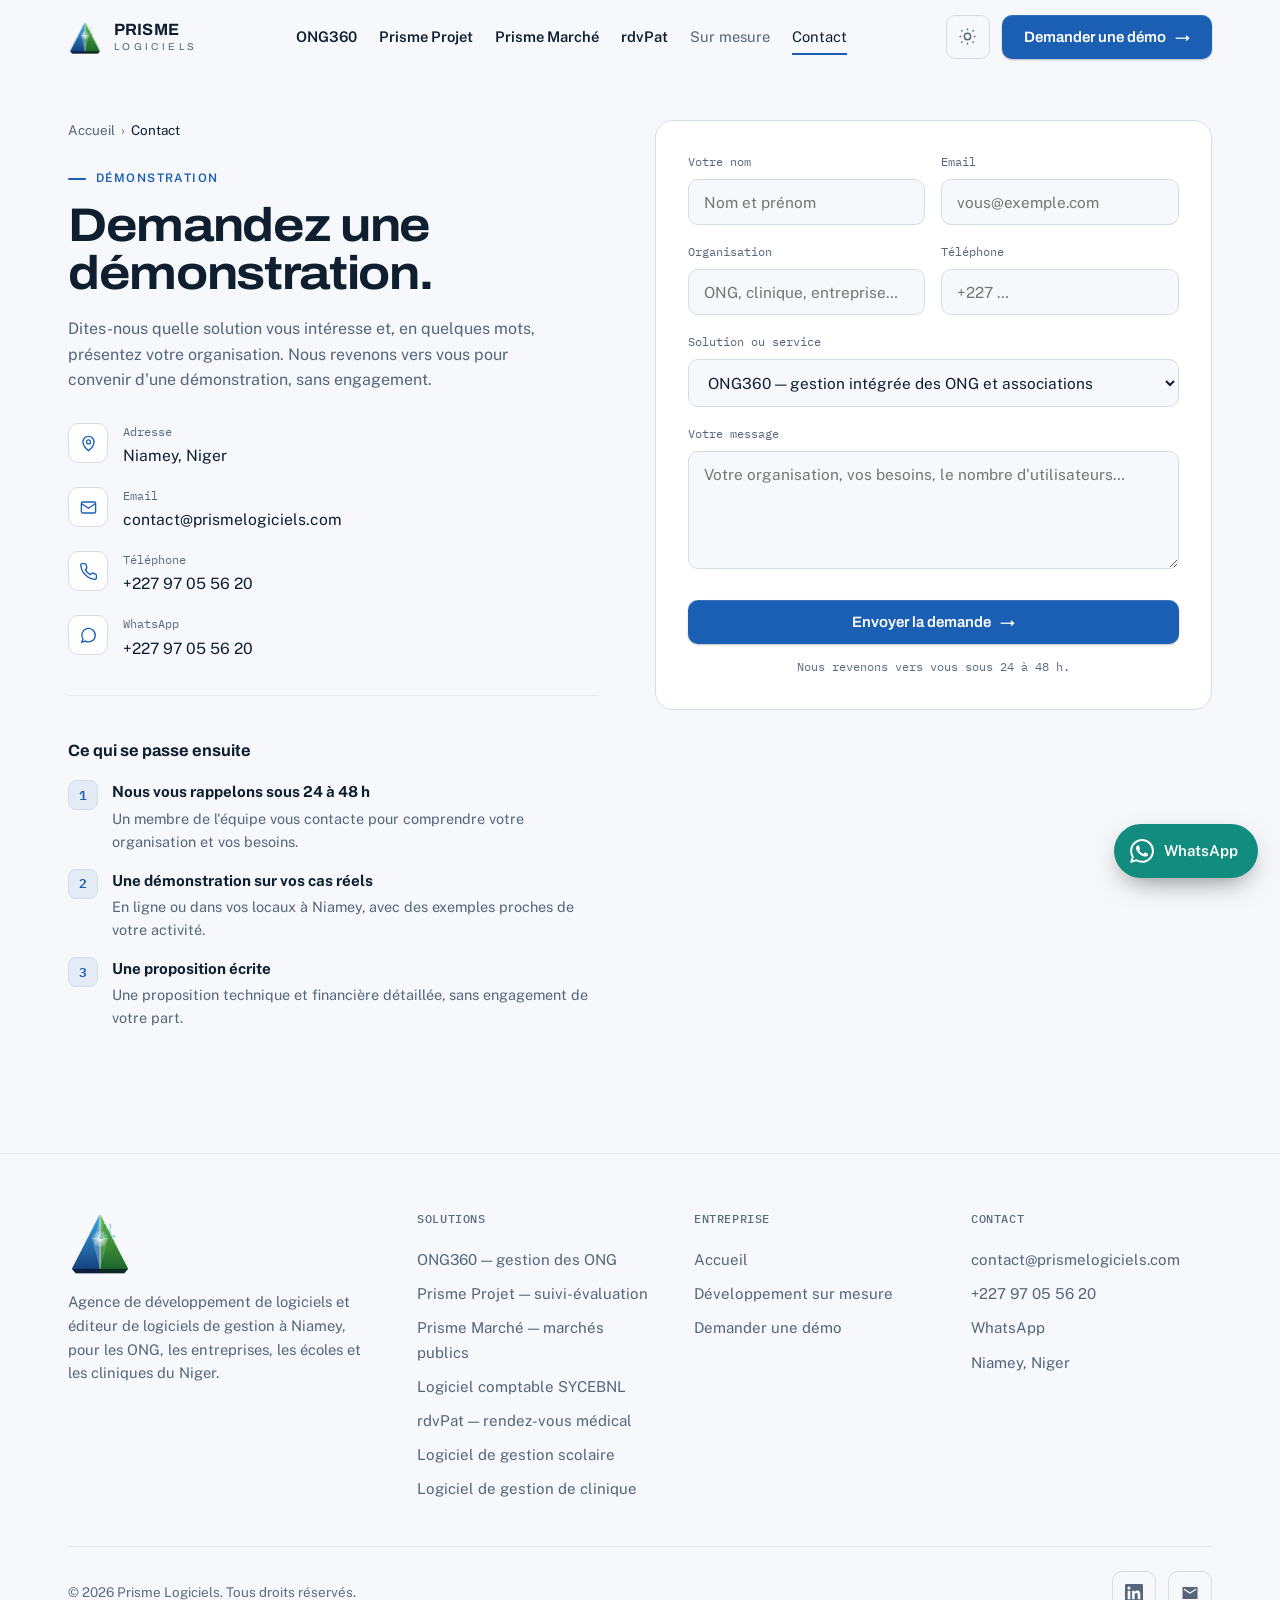
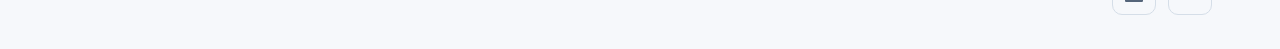
<file: contact.html>
<!DOCTYPE html>
<html lang="fr" data-theme="light">
<head>
<meta charset="UTF-8" />
<meta name="viewport" content="width=device-width, initial-scale=1.0" />
<script>(function(){try{var t=localStorage.getItem('theme');if(t!=='dark'){t='light';}document.documentElement.setAttribute('data-theme',t);}catch(e){document.documentElement.setAttribute('data-theme','light');}})();</script>
<title>Contact et démonstration | Prisme Logiciels</title>
<meta name="description" content="Demandez une démonstration d'ONG360, rdvPat ou de nos logiciels de gestion à Prisme Logiciels, Niamey : téléphone, WhatsApp ou formulaire." />
<link rel="canonical" href="https://prismelogiciels.com/contact" />
<meta name="robots" content="index, follow" />
<meta name="theme-color" content="#f6f8fb" id="metaTheme" />
<link rel="icon" type="image/png" sizes="48x48" href="/assets/favicon-48.png" />
<link rel="apple-touch-icon" href="/assets/apple-touch-icon.png" />
<meta property="og:type" content="website" />
<meta property="og:site_name" content="Prisme Logiciels" />
<meta property="og:locale" content="fr_FR" />
<meta property="og:title" content="Contact et démonstration | Prisme Logiciels" />
<meta property="og:description" content="Demandez une démonstration d'ONG360, rdvPat ou de nos logiciels de gestion à Prisme Logiciels, Niamey : téléphone, WhatsApp ou formulaire." />
<meta property="og:url" content="https://prismelogiciels.com/contact" />
<meta property="og:image" content="https://prismelogiciels.com/assets/og-cover.png" />
<meta property="og:image:width" content="1200" />
<meta property="og:image:height" content="630" />
<meta property="og:image:alt" content="Prisme Logiciels, agence de développement de logiciels à Niamey" />
<meta name="twitter:card" content="summary_large_image" />
<meta name="twitter:title" content="Contact et démonstration | Prisme Logiciels" />
<meta name="twitter:description" content="Demandez une démonstration d'ONG360, rdvPat ou de nos logiciels de gestion à Prisme Logiciels, Niamey : téléphone, WhatsApp ou formulaire." />
<meta name="twitter:image" content="https://prismelogiciels.com/assets/og-cover.png" />
<script type="application/ld+json">{"@context":"https://schema.org","@graph":[{"@type":"ProfessionalService","@id":"https://prismelogiciels.com/#org","name":"Prisme Logiciels","alternateName":"PRISME LOGICIELS","description":"Agence de développement de logiciels et éditeur de logiciels de gestion à Niamey : ONG360, Prisme Projet, Prisme Marché, rdvPat, comptabilité SYCEBNL, paie, gestion scolaire, gestion de clinique et développement sur mesure.","url":"https://prismelogiciels.com/","logo":"https://prismelogiciels.com/assets/icon.png","image":"https://prismelogiciels.com/assets/og-cover.png","email":"contact@prismelogiciels.com","telephone":"+227 97 05 56 20","address":{"@type":"PostalAddress","addressLocality":"Niamey","postalCode":"8001","addressCountry":"NE"},"sameAs":["https://www.linkedin.com/company/134564122"],"openingHoursSpecification":[{"@type":"OpeningHoursSpecification","dayOfWeek":["Monday","Tuesday","Wednesday","Thursday","Friday","Saturday","Sunday"],"opens":"00:00","closes":"23:59"}],"areaServed":{"@type":"Country","name":"Niger"},"knowsAbout":["Développement de logiciels sur mesure","Logiciel de gestion des ONG","Comptabilité SYCEBNL","Paie au Niger","Suivi-évaluation de projets","Gestion de projet","Passation des marchés publics","Gestion scolaire","Gestion de clinique","Prise de rendez-vous médical"]},{"@type":"BreadcrumbList","itemListElement":[{"@type":"ListItem","position":1,"name":"Accueil","item":"https://prismelogiciels.com/"},{"@type":"ListItem","position":2,"name":"Contact","item":"https://prismelogiciels.com/contact"}]},{"@type":"ContactPage","url":"https://prismelogiciels.com/contact","name":"Contact et démonstration","about":{"@id":"https://prismelogiciels.com/#org"}}]}</script>
<link rel="preconnect" href="https://fonts.googleapis.com" />
<link rel="preconnect" href="https://fonts.gstatic.com" crossorigin />
<link rel="stylesheet" href="https://fonts.googleapis.com/css2?family=Archivo:wdth,wght@100..125,400..800&family=IBM+Plex+Mono:wght@400;500;600&family=Public+Sans:wght@400;500;600;700&display=swap" media="print" onload="this.media='all'" />
<noscript><link rel="stylesheet" href="https://fonts.googleapis.com/css2?family=Archivo:wdth,wght@100..125,400..800&family=IBM+Plex+Mono:wght@400;500;600&family=Public+Sans:wght@400;500;600;700&display=swap" /></noscript>
<link rel="stylesheet" href="/assets/site.css?v=6" />
</head>
<body>
<a class="skip-link" href="#contenu">Aller au contenu principal</a>

<header id="hdr">
  <div class="wrap nav">
    <a href="/" class="brand">
      <img src="/assets/icon-72.webp" alt="" width="34" height="34" />
      <b>PRISME <span>LOGICIELS</span></b><span class="sr-only"> — accueil</span>
    </a>
    <nav class="nav-links" aria-label="Navigation principale">
      <a href="/ong360" class="prod">ONG360</a>
      <a href="/prisme-projet" class="prod">Prisme Projet</a>
      <a href="/prisme-marche" class="prod">Prisme Marché</a>
      <a href="/rdvpat" class="prod">rdvPat</a>
      <a href="/developpement-logiciel-sur-mesure">Sur mesure</a>
      <a href="/contact" aria-current="page">Contact</a>
    </nav>
    <div class="nav-right">
      <button class="theme-btn" id="themeBtn" type="button" aria-label="Basculer entre thème clair et sombre" title="Thème clair / sombre">
        <svg class="moon" viewBox="0 0 24 24" aria-hidden="true"><path d="M21 12.8A9 9 0 1 1 11.2 3a7 7 0 0 0 9.8 9.8z"/></svg>
        <svg class="sun" viewBox="0 0 24 24" aria-hidden="true"><circle cx="12" cy="12" r="4"/><path d="M12 2v2M12 20v2M4 12H2M22 12h-2M5.6 5.6 4.2 4.2M19.8 19.8l-1.4-1.4M18.4 5.6l1.4-1.4M4.2 19.8l1.4-1.4"/></svg>
      </button>
      <a href="/contact" class="btn btn-primary">Demander une démo <span class="arr" aria-hidden="true">→</span></a>
      <button class="menu-btn" id="menuBtn" type="button" aria-label="Ouvrir le menu" aria-expanded="false" aria-controls="mobilePanel"><span></span></button>
    </div>
  </div>
</header>
<nav class="mobile-panel" id="mobilePanel" aria-label="Navigation mobile">
  <a href="/">Accueil</a>
  <a href="/ong360">ONG360</a>
      <a href="/prisme-projet">Prisme Projet <span class="new">Nouveau</span></a>
      <a href="/prisme-marche">Prisme Marché <span class="new">Nouveau</span></a>
      <a href="/rdvpat">rdvPat</a>
      <a href="/developpement-logiciel-sur-mesure">Sur mesure</a>
      <a href="/contact" aria-current="page">Contact</a>
  <a href="/logiciel-comptable">Logiciel comptable</a>
  <a href="/logiciel-gestion-scolaire">Gestion scolaire</a>
  <a href="/logiciel-gestion-clinique">Gestion de clinique</a>
  <a href="/contact" class="btn btn-primary">Demander une démo →</a>
</nav>

<main id="contenu">
<section class="page-hero" aria-labelledby="contact-title" style="border-bottom:none">
  <div class="wrap contact-grid">
    <div class="contact-info">
      <nav class="crumbs" aria-label="Fil d'Ariane"><ol><li><a href="/">Accueil</a></li><li><span aria-current="page">Contact</span></li></ol></nav>
      <span class="eyebrow">Démonstration</span>
      <h1 id="contact-title">Demandez une démonstration.</h1>
      <p>Dites-nous quelle solution vous intéresse et, en quelques mots, présentez votre organisation. Nous revenons vers vous pour convenir d'une démonstration, sans engagement.</p>
      <div class="info-list">
        <div class="info-row">
          <div class="ic"><svg viewBox="0 0 24 24" aria-hidden="true"><path d="M12 21s-7-5.7-7-11a7 7 0 0 1 14 0c0 5.3-7 11-7 11z"/><circle cx="12" cy="10" r="2.5"/></svg></div>
          <div><span class="lbl">Adresse</span><span class="val">Niamey, Niger</span></div>
        </div>
        <div class="info-row">
          <div class="ic"><svg viewBox="0 0 24 24" aria-hidden="true"><rect x="3" y="5" width="18" height="14" rx="2"/><path d="M3 7l9 6 9-6"/></svg></div>
          <div><span class="lbl">Email</span><a class="val" href="mailto:contact@prismelogiciels.com">contact@prismelogiciels.com</a></div>
        </div>
        <div class="info-row">
          <div class="ic"><svg viewBox="0 0 24 24" aria-hidden="true"><path d="M22 16.9v3a2 2 0 0 1-2.2 2 19.8 19.8 0 0 1-8.6-3 19.5 19.5 0 0 1-6-6 19.8 19.8 0 0 1-3-8.6A2 2 0 0 1 4.1 2h3a2 2 0 0 1 2 1.7c.1.9.4 1.8.7 2.7a2 2 0 0 1-.5 2.1L8.1 9.9a16 16 0 0 0 6 6l1.4-1.2a2 2 0 0 1 2.1-.5c.9.3 1.8.6 2.7.7a2 2 0 0 1 1.7 2z"/></svg></div>
          <div><span class="lbl">Téléphone</span><a class="val" href="tel:+22797055620">+227 97 05 56 20</a></div>
        </div>
        <div class="info-row">
          <div class="ic"><svg viewBox="0 0 24 24" aria-hidden="true"><path d="M20.5 11.6a8.5 8.5 0 0 1-12.6 7.4L3.5 20.5l1.5-4.2a8.5 8.5 0 1 1 15.5-4.7z"/></svg></div>
          <div><span class="lbl">WhatsApp</span><a class="val" href="https://wa.me/22797055620?text=Bonjour%20Prisme%20Logiciels%2C%20je%20souhaite%20une%20d%C3%A9monstration." target="_blank" rel="noopener">+227 97 05 56 20</a></div>
        </div>
      </div>
      <div class="next">
        <h2>Ce qui se passe ensuite</h2>
        <ol>
          <li><div><b>Nous vous rappelons sous 24 à 48&nbsp;h</b><span>Un membre de l'équipe vous contacte pour comprendre votre organisation et vos besoins.</span></div></li>
          <li><div><b>Une démonstration sur vos cas réels</b><span>En ligne ou dans vos locaux à Niamey, avec des exemples proches de votre activité.</span></div></li>
          <li><div><b>Une proposition écrite</b><span>Une proposition technique et financière détaillée, sans engagement de votre part.</span></div></li>
        </ol>
      </div>
    </div>
    <div>
      <form id="contactForm" novalidate>
        <!-- Web3Forms : clé d'accès -->
        <input type="hidden" name="access_key" value="fa3b592b-2c35-4d90-8437-f6ef4b684700" />
        <input type="hidden" name="subject" value="Demande de démonstration — PRISME LOGICIELS" />
        <input type="hidden" name="from_name" value="Site PRISME LOGICIELS" />
        <!-- Anti-spam (honeypot) : laissé vide par les humains -->
        <input type="checkbox" name="botcheck" tabindex="-1" autocomplete="off" style="display:none" />
        <div class="field-row">
          <div class="field"><label for="nom">Votre nom</label><input id="nom" name="nom" type="text" autocomplete="name" placeholder="Nom et prénom" required /></div>
          <div class="field"><label for="email">Email</label><input id="email" name="email" type="email" autocomplete="email" placeholder="vous@exemple.com" required /></div>
        </div>
        <div class="field-row">
          <div class="field"><label for="organisation">Organisation</label><input id="organisation" name="organisation" type="text" autocomplete="organization" placeholder="ONG, clinique, entreprise…" /></div>
          <div class="field"><label for="tel">Téléphone</label><input id="tel" name="telephone" type="tel" autocomplete="tel" placeholder="+227 …" /></div>
        </div>
        <div class="field">
          <label for="type">Solution ou service</label>
          <select id="type" name="type">
            <optgroup label="Solutions">
              <option value="ONG360" selected>ONG360 — gestion intégrée des ONG et associations</option>
              <option value="Prisme Projet">Prisme Projet — suivi-évaluation et gestion de projet</option>
              <option value="Prisme Marché">Prisme Marché — passation des marchés publics</option>
              <option value="rdvPat">rdvPat — prise de rendez-vous médicale</option>
              <option value="Prisme École">Prisme École — gestion scolaire</option>
              <option value="CliniqueOS">CliniqueOS — gestion de clinique</option>
              <option value="Prisme RH">Prisme RH — ressources humaines et paie</option>
              <option value="Prisme Stock">Prisme Stock — stock et ventes</option>
              <option value="Prisme Recrutement">Prisme Recrutement</option>
              <option value="Prisme GED">Prisme GED — gestion documentaire</option>
            </optgroup>
            <optgroup label="Services">
              <option value="Développement sur mesure">Développement sur mesure</option>
              <option value="Cloud & SaaS">Cloud &amp; SaaS</option>
              <option value="Intelligence artificielle">Intelligence artificielle</option>
              <option value="Transformation digitale">Transformation digitale / conseil</option>
              <option value="Support & maintenance">Support &amp; maintenance</option>
            </optgroup>
            <option value="Autre">Autre</option>
          </select>
        </div>
        <div class="field"><label for="message">Votre message</label><textarea id="message" name="message" placeholder="Votre organisation, vos besoins, le nombre d'utilisateurs…" required></textarea></div>
        <button type="submit" class="btn btn-primary">Envoyer la demande <span class="arr" aria-hidden="true">→</span></button>
        <p class="form-note" id="formNote" role="status" aria-live="polite">Nous revenons vers vous sous 24 à 48&nbsp;h.</p>
      </form>
    </div>
  </div>
</section>
<div style="height:60px"></div>

</main>

<footer>
  <div class="wrap">
    <div class="foot-grid">
      <div class="brand-foot">
        <img src="/assets/icon-128.webp" alt="Prisme Logiciels" width="64" height="64" loading="lazy" />
        <p>Agence de développement de logiciels et éditeur de logiciels de gestion à Niamey, pour les ONG, les entreprises, les écoles et les cliniques du Niger.</p>
      </div>
      <div class="foot-col">
        <p class="foot-h">SOLUTIONS</p>
        <a href="/ong360">ONG360 — gestion des ONG</a>
        <a href="/prisme-projet">Prisme Projet — suivi-évaluation</a>
        <a href="/prisme-marche">Prisme Marché — marchés publics</a>
        <a href="/logiciel-comptable">Logiciel comptable SYCEBNL</a>
        <a href="/rdvpat">rdvPat — rendez-vous médical</a>
        <a href="/logiciel-gestion-scolaire">Logiciel de gestion scolaire</a>
        <a href="/logiciel-gestion-clinique">Logiciel de gestion de clinique</a>
      </div>
      <div class="foot-col">
        <p class="foot-h">ENTREPRISE</p>
        <a href="/">Accueil</a>
        <a href="/developpement-logiciel-sur-mesure">Développement sur mesure</a>
        <a href="/contact">Demander une démo</a>
      </div>
      <div class="foot-col">
        <p class="foot-h">CONTACT</p>
        <a href="mailto:ousmanelyabdoulaye@gmail.com">contact@prismelogiciels.com</a>
        <a href="tel:+22797055620">+227 97 05 56 20</a>
        <a href="https://wa.me/22797055620?text=Bonjour%20Prisme%20Logiciels%2C%20je%20souhaite%20une%20d%C3%A9monstration." target="_blank" rel="noopener">WhatsApp</a>
        <a href="/contact">Niamey, Niger</a>
      </div>
    </div>
    <div class="foot-bottom">
      <p>© <span id="year">2026</span> Prisme Logiciels. Tous droits réservés.</p>
      <div class="socials">
        <a href="https://www.linkedin.com/company/134564122" aria-label="LinkedIn"><svg viewBox="0 0 24 24" aria-hidden="true"><path d="M20.45 20.45h-3.56v-5.57c0-1.33-.02-3.04-1.85-3.04-1.85 0-2.13 1.45-2.13 2.94v5.67H9.35V9h3.41v1.56h.05c.48-.9 1.64-1.85 3.37-1.85 3.6 0 4.27 2.37 4.27 5.46v6.28zM5.34 7.43a2.06 2.06 0 1 1 0-4.13 2.06 2.06 0 0 1 0 4.13zM7.12 20.45H3.56V9h3.56v11.45zM22.22 0H1.77C.79 0 0 .77 0 1.73v20.54C0 23.23.79 24 1.77 24h20.45c.98 0 1.78-.77 1.78-1.73V1.73C24 .77 23.2 0 22.22 0z"/></svg></a>
        <a href="mailto:contact@prismelogiciels.com" aria-label="Email"><svg viewBox="0 0 24 24" aria-hidden="true"><path d="M22 4H2v16h20V4zm-2 4l-8 5-8-5V6l8 5 8-5v2z"/></svg></a>
      </div>
    </div>
  </div>
</footer>

<a class="wa-float" href="https://wa.me/22797055620?text=Bonjour%20Prisme%20Logiciels%2C%20je%20souhaite%20une%20d%C3%A9monstration." target="_blank" rel="noopener" aria-label="Discuter sur WhatsApp avec Prisme Logiciels">
  <svg viewBox="0 0 24 24" aria-hidden="true"><path d="M17.47 14.38c-.3-.15-1.76-.87-2.03-.97-.27-.1-.47-.15-.67.15-.2.3-.77.97-.94 1.16-.17.2-.35.22-.64.07-.3-.15-1.26-.46-2.39-1.47-.88-.79-1.48-1.76-1.65-2.06-.17-.3-.02-.46.13-.61.13-.13.3-.35.45-.52.15-.17.2-.3.3-.5.1-.2.05-.37-.03-.52-.07-.15-.67-1.61-.92-2.21-.24-.58-.49-.5-.67-.51h-.57c-.2 0-.52.07-.79.37-.27.3-1.04 1.02-1.04 2.48s1.06 2.88 1.21 3.07c.15.2 2.1 3.2 5.08 4.49.71.31 1.26.49 1.7.63.71.23 1.36.2 1.87.12.57-.09 1.76-.72 2.01-1.41.25-.69.25-1.29.17-1.41-.07-.12-.27-.2-.57-.35zM12.05 21.78h-.01a9.87 9.87 0 0 1-5.03-1.38l-.36-.21-3.74.98 1-3.65-.24-.37a9.86 9.86 0 0 1-1.51-5.26c0-5.45 4.44-9.88 9.89-9.88 2.64 0 5.12 1.03 6.99 2.9a9.83 9.83 0 0 1 2.89 6.99c0 5.45-4.44 9.88-9.89 9.88zm8.41-18.3A11.82 11.82 0 0 0 12.05 0C5.5 0 .16 5.34.16 11.89c0 2.1.55 4.14 1.59 5.95L.06 24l6.3-1.65a11.88 11.88 0 0 0 5.68 1.45h.01c6.55 0 11.89-5.34 11.89-11.89 0-3.18-1.24-6.17-3.48-8.41z"/></svg>
  <span>WhatsApp</span>
</a>

<script src="/assets/site.js?v=3" defer></script>
</body>
</html>
</file>
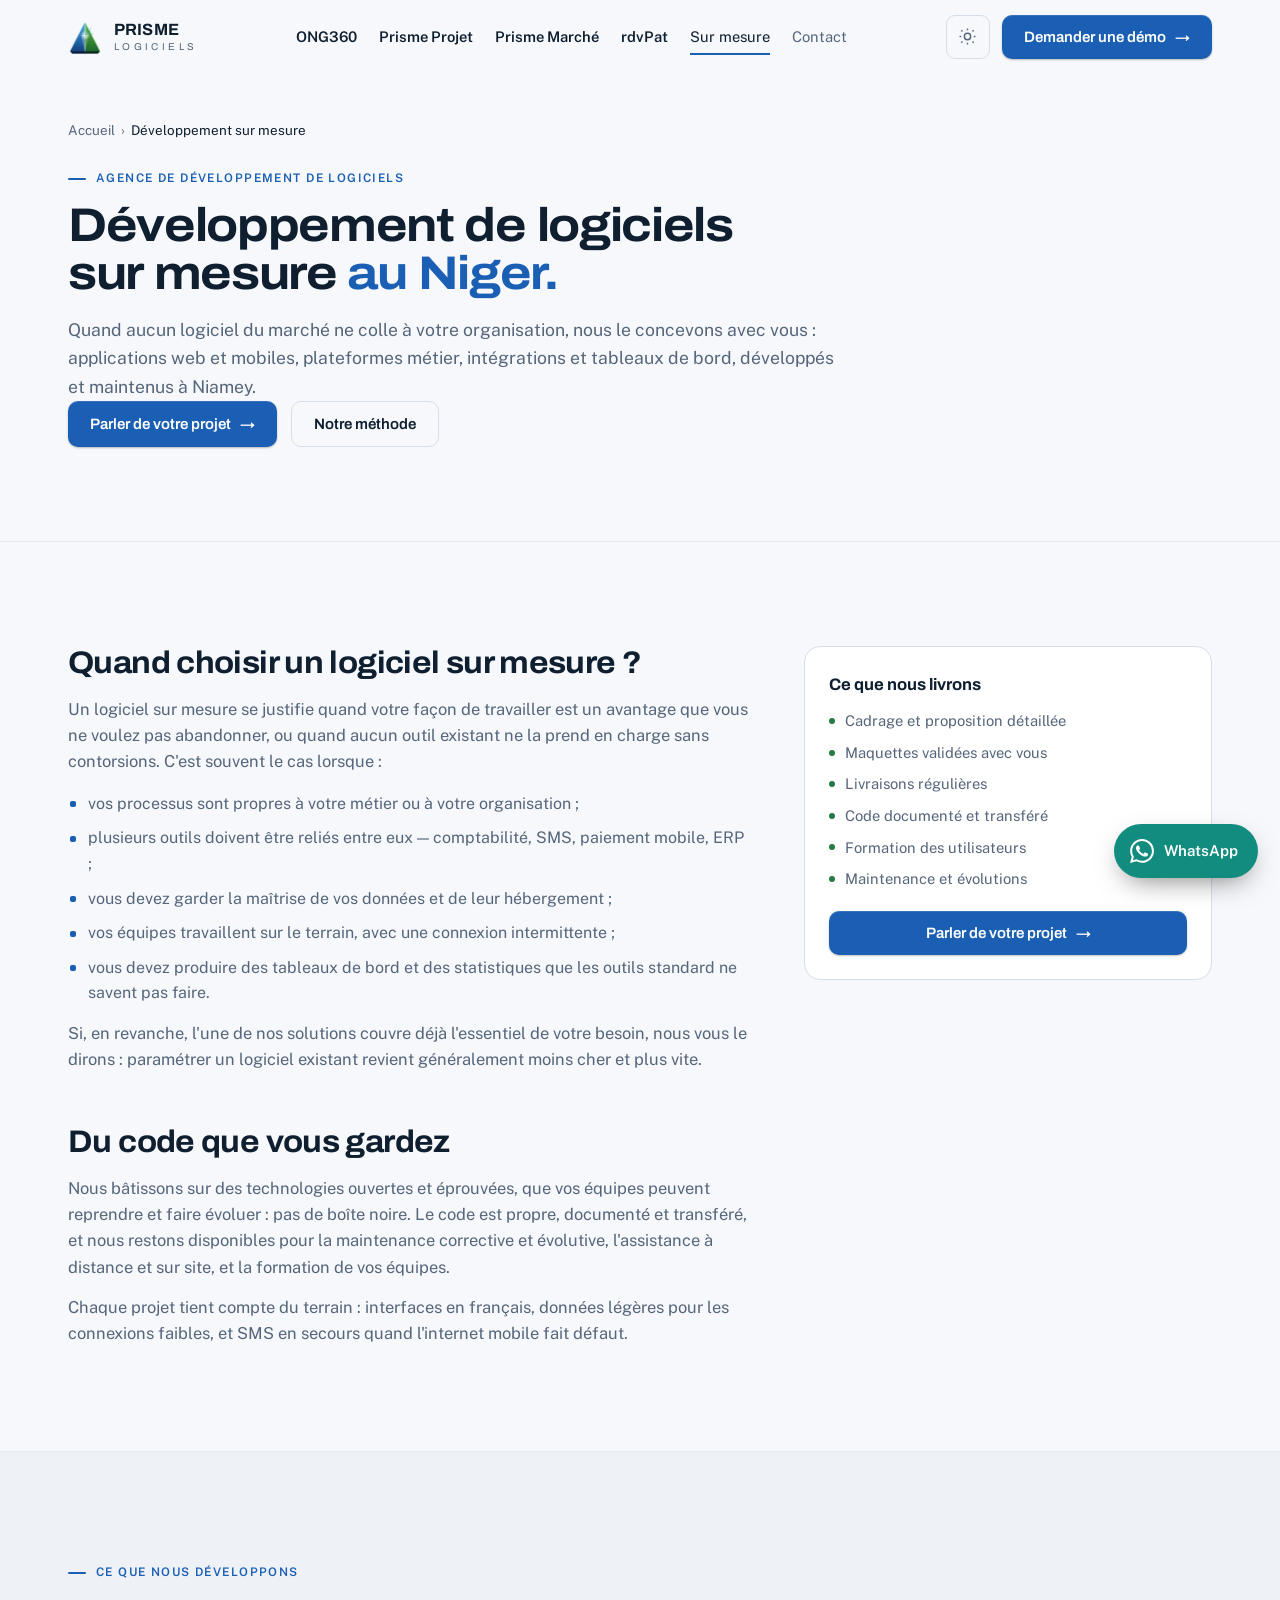
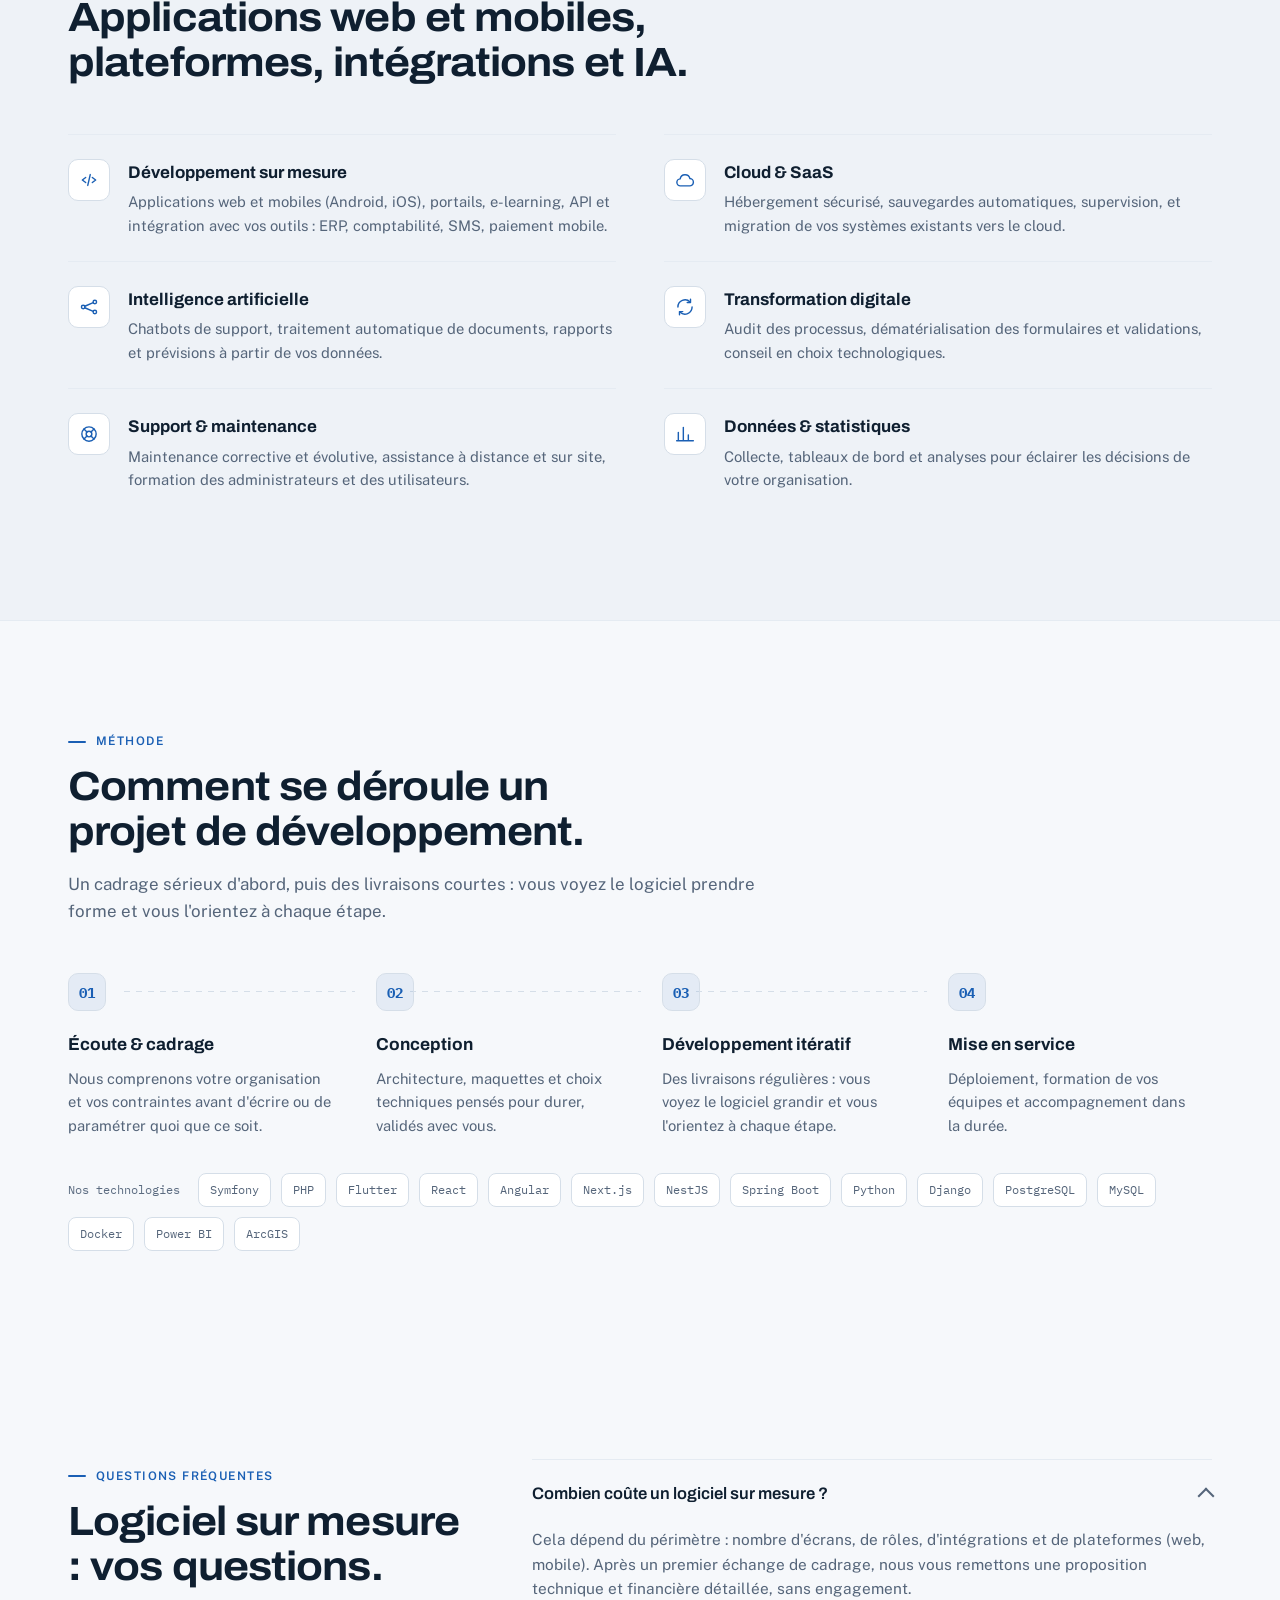
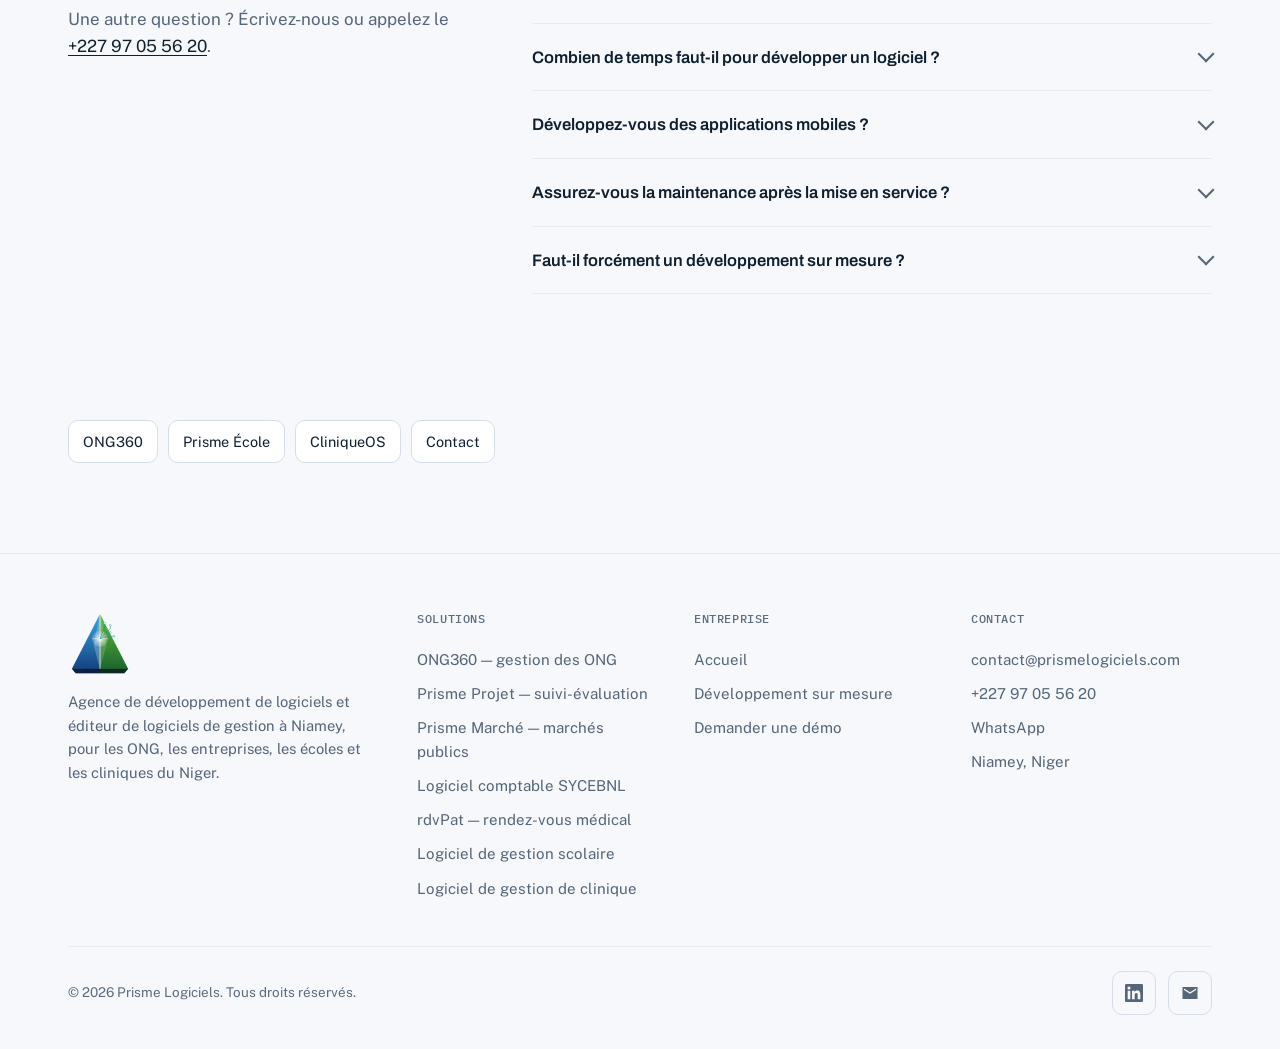
<file: developpement-logiciel-sur-mesure.html>
<!DOCTYPE html>
<html lang="fr" data-theme="light">
<head>
<meta charset="UTF-8" />
<meta name="viewport" content="width=device-width, initial-scale=1.0" />
<script>(function(){try{var t=localStorage.getItem('theme');if(t!=='dark'){t='light';}document.documentElement.setAttribute('data-theme',t);}catch(e){document.documentElement.setAttribute('data-theme','light');}})();</script>
<title>Développement de logiciels sur mesure au Niger | Prisme</title>
<meta name="description" content="Développement de logiciels sur mesure à Niamey : applications web et mobiles, plateformes, API, tableaux de bord et IA, avec formation et maintenance." />
<link rel="canonical" href="https://prismelogiciels.com/developpement-logiciel-sur-mesure" />
<meta name="robots" content="index, follow" />
<meta name="theme-color" content="#f6f8fb" id="metaTheme" />
<link rel="icon" type="image/png" sizes="48x48" href="/assets/favicon-48.png" />
<link rel="apple-touch-icon" href="/assets/apple-touch-icon.png" />
<meta property="og:type" content="website" />
<meta property="og:site_name" content="Prisme Logiciels" />
<meta property="og:locale" content="fr_FR" />
<meta property="og:title" content="Développement de logiciels sur mesure au Niger | Prisme" />
<meta property="og:description" content="Développement de logiciels sur mesure à Niamey : applications web et mobiles, plateformes, API, tableaux de bord et IA, avec formation et maintenance." />
<meta property="og:url" content="https://prismelogiciels.com/developpement-logiciel-sur-mesure" />
<meta property="og:image" content="https://prismelogiciels.com/assets/og-cover.png" />
<meta property="og:image:width" content="1200" />
<meta property="og:image:height" content="630" />
<meta property="og:image:alt" content="Prisme Logiciels, agence de développement de logiciels à Niamey" />
<meta name="twitter:card" content="summary_large_image" />
<meta name="twitter:title" content="Développement de logiciels sur mesure au Niger | Prisme" />
<meta name="twitter:description" content="Développement de logiciels sur mesure à Niamey : applications web et mobiles, plateformes, API, tableaux de bord et IA, avec formation et maintenance." />
<meta name="twitter:image" content="https://prismelogiciels.com/assets/og-cover.png" />
<script type="application/ld+json">{"@context":"https://schema.org","@graph":[{"@type":"ProfessionalService","@id":"https://prismelogiciels.com/#org","name":"Prisme Logiciels","alternateName":"PRISME LOGICIELS","description":"Agence de développement de logiciels et éditeur de logiciels de gestion à Niamey : ONG360, Prisme Projet, Prisme Marché, rdvPat, comptabilité SYCEBNL, paie, gestion scolaire, gestion de clinique et développement sur mesure.","url":"https://prismelogiciels.com/","logo":"https://prismelogiciels.com/assets/icon.png","image":"https://prismelogiciels.com/assets/og-cover.png","email":"contact@prismelogiciels.com","telephone":"+227 97 05 56 20","address":{"@type":"PostalAddress","addressLocality":"Niamey","postalCode":"8001","addressCountry":"NE"},"sameAs":["https://www.linkedin.com/company/134564122"],"openingHoursSpecification":[{"@type":"OpeningHoursSpecification","dayOfWeek":["Monday","Tuesday","Wednesday","Thursday","Friday","Saturday","Sunday"],"opens":"00:00","closes":"23:59"}],"areaServed":{"@type":"Country","name":"Niger"},"knowsAbout":["Développement de logiciels sur mesure","Logiciel de gestion des ONG","Comptabilité SYCEBNL","Paie au Niger","Suivi-évaluation de projets","Gestion de projet","Passation des marchés publics","Gestion scolaire","Gestion de clinique","Prise de rendez-vous médical"]},{"@type":"BreadcrumbList","itemListElement":[{"@type":"ListItem","position":1,"name":"Accueil","item":"https://prismelogiciels.com/"},{"@type":"ListItem","position":2,"name":"Développement sur mesure","item":"https://prismelogiciels.com/developpement-logiciel-sur-mesure"}]},{"@type":"Service","serviceType":"Développement de logiciels sur mesure","name":"Développement de logiciels sur mesure","provider":{"@id":"https://prismelogiciels.com/#org"},"areaServed":{"@type":"Country","name":"Niger"},"url":"https://prismelogiciels.com/developpement-logiciel-sur-mesure"},{"@type":"FAQPage","mainEntity":[{"@type":"Question","name":"Combien coûte un logiciel sur mesure ?","acceptedAnswer":{"@type":"Answer","text":"Cela dépend du périmètre : nombre d'écrans, de rôles, d'intégrations et de plateformes (web, mobile). Après un premier échange de cadrage, nous vous remettons une proposition technique et financière détaillée, sans engagement."}},{"@type":"Question","name":"Combien de temps faut-il pour développer un logiciel ?","acceptedAnswer":{"@type":"Answer","text":"Là encore, tout dépend du périmètre. Nous livrons par étapes : une première version utilisable arrive tôt, puis le logiciel s'enrichit à chaque livraison, en fonction de vos retours."}},{"@type":"Question","name":"Développez-vous des applications mobiles ?","acceptedAnswer":{"@type":"Answer","text":"Oui, pour Android et iOS, ainsi que des applications web utilisables sur ordinateur, tablette et téléphone. Nous tenons compte des connexions faibles : données légères, cache local, et SMS en secours lorsque c'est utile."}},{"@type":"Question","name":"Assurez-vous la maintenance après la mise en service ?","acceptedAnswer":{"@type":"Answer","text":"Oui : maintenance corrective et évolutive, assistance à distance et sur site, et formation des administrateurs comme des utilisateurs."}},{"@type":"Question","name":"Faut-il forcément un développement sur mesure ?","acceptedAnswer":{"@type":"Answer","text":"Pas toujours. Si l'une de nos solutions — ONG360, Prisme École, CliniqueOS, rdvPat — couvre l'essentiel de votre besoin, la paramétrer revient généralement moins cher et plus vite qu'un développement complet. Nous vous le dirons dès le cadrage."}}]}]}</script>
<link rel="preconnect" href="https://fonts.googleapis.com" />
<link rel="preconnect" href="https://fonts.gstatic.com" crossorigin />
<link rel="stylesheet" href="https://fonts.googleapis.com/css2?family=Archivo:wdth,wght@100..125,400..800&family=IBM+Plex+Mono:wght@400;500;600&family=Public+Sans:wght@400;500;600;700&display=swap" media="print" onload="this.media='all'" />
<noscript><link rel="stylesheet" href="https://fonts.googleapis.com/css2?family=Archivo:wdth,wght@100..125,400..800&family=IBM+Plex+Mono:wght@400;500;600&family=Public+Sans:wght@400;500;600;700&display=swap" /></noscript>
<link rel="stylesheet" href="/assets/site.css?v=6" />
</head>
<body>
<a class="skip-link" href="#contenu">Aller au contenu principal</a>

<header id="hdr">
  <div class="wrap nav">
    <a href="/" class="brand">
      <img src="/assets/icon-72.webp" alt="" width="34" height="34" />
      <b>PRISME <span>LOGICIELS</span></b><span class="sr-only"> — accueil</span>
    </a>
    <nav class="nav-links" aria-label="Navigation principale">
      <a href="/ong360" class="prod">ONG360</a>
      <a href="/prisme-projet" class="prod">Prisme Projet</a>
      <a href="/prisme-marche" class="prod">Prisme Marché</a>
      <a href="/rdvpat" class="prod">rdvPat</a>
      <a href="/developpement-logiciel-sur-mesure" aria-current="page">Sur mesure</a>
      <a href="/contact">Contact</a>
    </nav>
    <div class="nav-right">
      <button class="theme-btn" id="themeBtn" type="button" aria-label="Basculer entre thème clair et sombre" title="Thème clair / sombre">
        <svg class="moon" viewBox="0 0 24 24" aria-hidden="true"><path d="M21 12.8A9 9 0 1 1 11.2 3a7 7 0 0 0 9.8 9.8z"/></svg>
        <svg class="sun" viewBox="0 0 24 24" aria-hidden="true"><circle cx="12" cy="12" r="4"/><path d="M12 2v2M12 20v2M4 12H2M22 12h-2M5.6 5.6 4.2 4.2M19.8 19.8l-1.4-1.4M18.4 5.6l1.4-1.4M4.2 19.8l1.4-1.4"/></svg>
      </button>
      <a href="/contact" class="btn btn-primary">Demander une démo <span class="arr" aria-hidden="true">→</span></a>
      <button class="menu-btn" id="menuBtn" type="button" aria-label="Ouvrir le menu" aria-expanded="false" aria-controls="mobilePanel"><span></span></button>
    </div>
  </div>
</header>
<nav class="mobile-panel" id="mobilePanel" aria-label="Navigation mobile">
  <a href="/">Accueil</a>
  <a href="/ong360">ONG360</a>
      <a href="/prisme-projet">Prisme Projet <span class="new">Nouveau</span></a>
      <a href="/prisme-marche">Prisme Marché <span class="new">Nouveau</span></a>
      <a href="/rdvpat">rdvPat</a>
      <a href="/developpement-logiciel-sur-mesure" aria-current="page">Sur mesure</a>
      <a href="/contact">Contact</a>
  <a href="/logiciel-comptable">Logiciel comptable</a>
  <a href="/logiciel-gestion-scolaire">Gestion scolaire</a>
  <a href="/logiciel-gestion-clinique">Gestion de clinique</a>
  <a href="/contact" class="btn btn-primary">Demander une démo →</a>
</nav>

<main id="contenu">
<section class="page-hero solo" aria-labelledby="sm-title">
  <div class="wrap">
    <nav class="crumbs" aria-label="Fil d'Ariane"><ol><li><a href="/">Accueil</a></li><li><span aria-current="page">Développement sur mesure</span></li></ol></nav>
    <span class="eyebrow">Agence de développement de logiciels</span>
    <h1 id="sm-title">Développement de logiciels sur mesure <span class="grad-text">au Niger.</span></h1>
    <p class="lead">Quand aucun logiciel du marché ne colle à votre organisation, nous le concevons avec vous : applications web et mobiles, plateformes métier, intégrations et tableaux de bord, développés et maintenus à Niamey.</p>
    <div class="hero-cta">
      <a href="/contact?produit=D%C3%A9veloppement%20sur%20mesure" class="btn btn-primary">Parler de votre projet <span class="arr" aria-hidden="true">→</span></a>
      <a href="#methode" class="btn btn-ghost">Notre méthode</a>
    </div>
  </div>
</section>

<section class="sec" id="quand" aria-labelledby="quand-title">
  <div class="wrap two-col">
    <div class="prose reveal">
      <h2 id="quand-title">Quand choisir un logiciel sur mesure ?</h2>
      <p>Un logiciel sur mesure se justifie quand votre façon de travailler est un avantage que vous ne voulez pas abandonner, ou quand aucun outil existant ne la prend en charge sans contorsions. C'est souvent le cas lorsque :</p>
      <ul>
        <li>vos processus sont propres à votre métier ou à votre organisation ;</li>
        <li>plusieurs outils doivent être reliés entre eux — comptabilité, SMS, paiement mobile, ERP ;</li>
        <li>vous devez garder la maîtrise de vos données et de leur hébergement ;</li>
        <li>vos équipes travaillent sur le terrain, avec une connexion intermittente ;</li>
        <li>vous devez produire des tableaux de bord et des statistiques que les outils standard ne savent pas faire.</li>
      </ul>
      <p>Si, en revanche, l'une de nos solutions couvre déjà l'essentiel de votre besoin, nous vous le dirons : paramétrer un logiciel existant revient généralement moins cher et plus vite.</p>

      <h2>Du code que vous gardez</h2>
      <p>Nous bâtissons sur des technologies ouvertes et éprouvées, que vos équipes peuvent reprendre et faire évoluer : pas de boîte noire. Le code est propre, documenté et transféré, et nous restons disponibles pour la maintenance corrective et évolutive, l'assistance à distance et sur site, et la formation de vos équipes.</p>
      <p>Chaque projet tient compte du terrain : interfaces en français, données légères pour les connexions faibles, et SMS en secours quand l'internet mobile fait défaut.</p>
    </div>
    <aside class="aside-box reveal d2"><h3>Ce que nous livrons</h3><ul><li>Cadrage et proposition détaillée</li><li>Maquettes validées avec vous</li><li>Livraisons régulières</li><li>Code documenté et transféré</li><li>Formation des utilisateurs</li><li>Maintenance et évolutions</li></ul><a href="/contact?produit=D%C3%A9veloppement%20sur%20mesure" class="btn btn-primary">Parler de votre projet <span class="arr" aria-hidden="true">→</span></a></aside>
  </div>
</section>

<section class="sec band" id="services" aria-labelledby="services-title">
  <div class="wrap">
    <div class="sec-head reveal">
      <span class="eyebrow">Ce que nous développons</span>
      <h2 id="services-title">Applications web et mobiles, plateformes, intégrations et IA.</h2>
    </div>
    <div class="svc">
      <div class="svc-item reveal d1"><div class="ico"><svg viewBox="0 0 24 24" aria-hidden="true"><path d="M8 9l-4 3 4 3M16 9l4 3-4 3M13.5 5.5l-3 13"/></svg></div>
        <div><h3>Développement sur mesure</h3><p>Applications web et mobiles (Android, iOS), portails, e-learning, API et intégration avec vos outils : ERP, comptabilité, SMS, paiement mobile.</p></div></div>
      <div class="svc-item reveal d2"><div class="ico"><svg viewBox="0 0 24 24" aria-hidden="true"><path d="M17.4 19a4.4 4.4 0 0 0 .5-8.8A6 6 0 0 0 6.2 10.7 3.65 3.65 0 0 0 6.6 19h10.8z"/></svg></div>
        <div><h3>Cloud &amp; SaaS</h3><p>Hébergement sécurisé, sauvegardes automatiques, supervision, et migration de vos systèmes existants vers le cloud.</p></div></div>
      <div class="svc-item reveal d1"><div class="ico"><svg viewBox="0 0 24 24" aria-hidden="true"><circle cx="5" cy="12" r="2.1"/><circle cx="19" cy="6" r="2.1"/><circle cx="19" cy="18" r="2.1"/><path d="M6.9 11.1l10.2-4.3M6.9 12.9l10.2 4.3"/></svg></div>
        <div><h3>Intelligence artificielle</h3><p>Chatbots de support, traitement automatique de documents, rapports et prévisions à partir de vos données.</p></div></div>
      <div class="svc-item reveal d2"><div class="ico"><svg viewBox="0 0 24 24" aria-hidden="true"><path d="M20.5 12a8.5 8.5 0 0 1-14.6 5.9"/><path d="M3.5 12a8.5 8.5 0 0 1 14.6-5.9"/><path d="M18.6 2.6v3.9h-3.9M5.4 21.4v-3.9h3.9"/></svg></div>
        <div><h3>Transformation digitale</h3><p>Audit des processus, dématérialisation des formulaires et validations, conseil en choix technologiques.</p></div></div>
      <div class="svc-item reveal d1"><div class="ico"><svg viewBox="0 0 24 24" aria-hidden="true"><circle cx="12" cy="12" r="8.6"/><circle cx="12" cy="12" r="3.4"/><path d="M6 6l3.6 3.6M14.4 14.4L18 18M18 6l-3.6 3.6M9.6 14.4L6 18"/></svg></div>
        <div><h3>Support &amp; maintenance</h3><p>Maintenance corrective et évolutive, assistance à distance et sur site, formation des administrateurs et des utilisateurs.</p></div></div>
      <div class="svc-item reveal d2"><div class="ico"><svg viewBox="0 0 24 24" aria-hidden="true"><path d="M4 20V10M10 20V4M16 20v-7M22 20H2"/></svg></div>
        <div><h3>Données &amp; statistiques</h3><p>Collecte, tableaux de bord et analyses pour éclairer les décisions de votre organisation.</p></div></div>
    </div>
  </div>
</section>

<section class="sec" id="methode" aria-labelledby="methode-title">
  <div class="wrap">
    <div class="sec-head reveal">
      <span class="eyebrow">Méthode</span>
      <h2 id="methode-title">Comment se déroule un projet de développement.</h2>
      <p>Un cadrage sérieux d'abord, puis des livraisons courtes : vous voyez le logiciel prendre forme et vous l'orientez à chaque étape.</p>
    </div>
    <div class="steps">
      <div class="step reveal d1"><div class="num">01</div><h3>Écoute &amp; cadrage</h3><p>Nous comprenons votre organisation et vos contraintes avant d'écrire ou de paramétrer quoi que ce soit.</p></div>
      <div class="step reveal d2"><div class="num">02</div><h3>Conception</h3><p>Architecture, maquettes et choix techniques pensés pour durer, validés avec vous.</p></div>
      <div class="step reveal d3"><div class="num">03</div><h3>Développement itératif</h3><p>Des livraisons régulières : vous voyez le logiciel grandir et vous l'orientez à chaque étape.</p></div>
      <div class="step reveal d4"><div class="num">04</div><h3>Mise en service</h3><p>Déploiement, formation de vos équipes et accompagnement dans la durée.</p></div>
    </div>
    <div class="stack reveal">
      <span class="lineup-label">Nos technologies</span>
      <span class="chip">Symfony</span><span class="chip">PHP</span><span class="chip">Flutter</span><span class="chip">React</span><span class="chip">Angular</span>
      <span class="chip">Next.js</span><span class="chip">NestJS</span><span class="chip">Spring Boot</span><span class="chip">Python</span><span class="chip">Django</span>
      <span class="chip">PostgreSQL</span><span class="chip">MySQL</span><span class="chip">Docker</span><span class="chip">Power BI</span><span class="chip">ArcGIS</span>
    </div>
  </div>
</section>
<section class="sec" id="faq" aria-labelledby="faq-title">
  <div class="wrap faq-grid">
    <div class="sec-head reveal" style="margin-bottom:0">
      <span class="eyebrow">Questions fréquentes</span>
      <h2 id="faq-title">Logiciel sur mesure : vos questions.</h2>
      <p>Une autre question ? Écrivez-nous ou appelez le <a href="tel:+22797055620" style="color:var(--text);text-decoration:underline;text-underline-offset:3px">+227 97 05 56 20</a>.</p>
    </div>
    <div class="faq reveal d1">
      <details open>
        <summary>Combien coûte un logiciel sur mesure ?</summary>
        <p>Cela dépend du périmètre : nombre d'écrans, de rôles, d'intégrations et de plateformes (web, mobile). Après un premier échange de cadrage, nous vous remettons une proposition technique et financière détaillée, sans engagement.</p>
      </details>
      <details>
        <summary>Combien de temps faut-il pour développer un logiciel ?</summary>
        <p>Là encore, tout dépend du périmètre. Nous livrons par étapes : une première version utilisable arrive tôt, puis le logiciel s'enrichit à chaque livraison, en fonction de vos retours.</p>
      </details>
      <details>
        <summary>Développez-vous des applications mobiles ?</summary>
        <p>Oui, pour Android et iOS, ainsi que des applications web utilisables sur ordinateur, tablette et téléphone. Nous tenons compte des connexions faibles : données légères, cache local, et SMS en secours lorsque c'est utile.</p>
      </details>
      <details>
        <summary>Assurez-vous la maintenance après la mise en service ?</summary>
        <p>Oui : maintenance corrective et évolutive, assistance à distance et sur site, et formation des administrateurs comme des utilisateurs.</p>
      </details>
      <details>
        <summary>Faut-il forcément un développement sur mesure ?</summary>
        <p>Pas toujours. Si l'une de nos solutions — ONG360, Prisme École, CliniqueOS, rdvPat — couvre l'essentiel de votre besoin, la paramétrer revient généralement moins cher et plus vite qu'un développement complet. Nous vous le dirons dès le cadrage.</p>
      </details>
    </div>
  </div>
</section>
<div class="wrap"><div class="related"><a href="/ong360">ONG360</a><a href="/logiciel-gestion-scolaire">Prisme École</a><a href="/logiciel-gestion-clinique">CliniqueOS</a><a href="/contact">Contact</a></div></div>
<div style="height:90px"></div>

</main>

<footer>
  <div class="wrap">
    <div class="foot-grid">
      <div class="brand-foot">
        <img src="/assets/icon-128.webp" alt="Prisme Logiciels" width="64" height="64" loading="lazy" />
        <p>Agence de développement de logiciels et éditeur de logiciels de gestion à Niamey, pour les ONG, les entreprises, les écoles et les cliniques du Niger.</p>
      </div>
      <div class="foot-col">
        <p class="foot-h">SOLUTIONS</p>
        <a href="/ong360">ONG360 — gestion des ONG</a>
        <a href="/prisme-projet">Prisme Projet — suivi-évaluation</a>
        <a href="/prisme-marche">Prisme Marché — marchés publics</a>
        <a href="/logiciel-comptable">Logiciel comptable SYCEBNL</a>
        <a href="/rdvpat">rdvPat — rendez-vous médical</a>
        <a href="/logiciel-gestion-scolaire">Logiciel de gestion scolaire</a>
        <a href="/logiciel-gestion-clinique">Logiciel de gestion de clinique</a>
      </div>
      <div class="foot-col">
        <p class="foot-h">ENTREPRISE</p>
        <a href="/">Accueil</a>
        <a href="/developpement-logiciel-sur-mesure">Développement sur mesure</a>
        <a href="/contact">Demander une démo</a>
      </div>
      <div class="foot-col">
        <p class="foot-h">CONTACT</p>
        <a href="mailto:ousmanelyabdoulaye@gmail.com">contact@prismelogiciels.com</a>
        <a href="tel:+22797055620">+227 97 05 56 20</a>
        <a href="https://wa.me/22797055620?text=Bonjour%20Prisme%20Logiciels%2C%20je%20souhaite%20une%20d%C3%A9monstration." target="_blank" rel="noopener">WhatsApp</a>
        <a href="/contact">Niamey, Niger</a>
      </div>
    </div>
    <div class="foot-bottom">
      <p>© <span id="year">2026</span> Prisme Logiciels. Tous droits réservés.</p>
      <div class="socials">
        <a href="https://www.linkedin.com/company/134564122" aria-label="LinkedIn"><svg viewBox="0 0 24 24" aria-hidden="true"><path d="M20.45 20.45h-3.56v-5.57c0-1.33-.02-3.04-1.85-3.04-1.85 0-2.13 1.45-2.13 2.94v5.67H9.35V9h3.41v1.56h.05c.48-.9 1.64-1.85 3.37-1.85 3.6 0 4.27 2.37 4.27 5.46v6.28zM5.34 7.43a2.06 2.06 0 1 1 0-4.13 2.06 2.06 0 0 1 0 4.13zM7.12 20.45H3.56V9h3.56v11.45zM22.22 0H1.77C.79 0 0 .77 0 1.73v20.54C0 23.23.79 24 1.77 24h20.45c.98 0 1.78-.77 1.78-1.73V1.73C24 .77 23.2 0 22.22 0z"/></svg></a>
        <a href="mailto:contact@prismelogiciels.com" aria-label="Email"><svg viewBox="0 0 24 24" aria-hidden="true"><path d="M22 4H2v16h20V4zm-2 4l-8 5-8-5V6l8 5 8-5v2z"/></svg></a>
      </div>
    </div>
  </div>
</footer>

<a class="wa-float" href="https://wa.me/22797055620?text=Bonjour%20Prisme%20Logiciels%2C%20je%20souhaite%20une%20d%C3%A9monstration." target="_blank" rel="noopener" aria-label="Discuter sur WhatsApp avec Prisme Logiciels">
  <svg viewBox="0 0 24 24" aria-hidden="true"><path d="M17.47 14.38c-.3-.15-1.76-.87-2.03-.97-.27-.1-.47-.15-.67.15-.2.3-.77.97-.94 1.16-.17.2-.35.22-.64.07-.3-.15-1.26-.46-2.39-1.47-.88-.79-1.48-1.76-1.65-2.06-.17-.3-.02-.46.13-.61.13-.13.3-.35.45-.52.15-.17.2-.3.3-.5.1-.2.05-.37-.03-.52-.07-.15-.67-1.61-.92-2.21-.24-.58-.49-.5-.67-.51h-.57c-.2 0-.52.07-.79.37-.27.3-1.04 1.02-1.04 2.48s1.06 2.88 1.21 3.07c.15.2 2.1 3.2 5.08 4.49.71.31 1.26.49 1.7.63.71.23 1.36.2 1.87.12.57-.09 1.76-.72 2.01-1.41.25-.69.25-1.29.17-1.41-.07-.12-.27-.2-.57-.35zM12.05 21.78h-.01a9.87 9.87 0 0 1-5.03-1.38l-.36-.21-3.74.98 1-3.65-.24-.37a9.86 9.86 0 0 1-1.51-5.26c0-5.45 4.44-9.88 9.89-9.88 2.64 0 5.12 1.03 6.99 2.9a9.83 9.83 0 0 1 2.89 6.99c0 5.45-4.44 9.88-9.89 9.88zm8.41-18.3A11.82 11.82 0 0 0 12.05 0C5.5 0 .16 5.34.16 11.89c0 2.1.55 4.14 1.59 5.95L.06 24l6.3-1.65a11.88 11.88 0 0 0 5.68 1.45h.01c6.55 0 11.89-5.34 11.89-11.89 0-3.18-1.24-6.17-3.48-8.41z"/></svg>
  <span>WhatsApp</span>
</a>

<script src="/assets/site.js?v=3" defer></script>
</body>
</html>
</file>
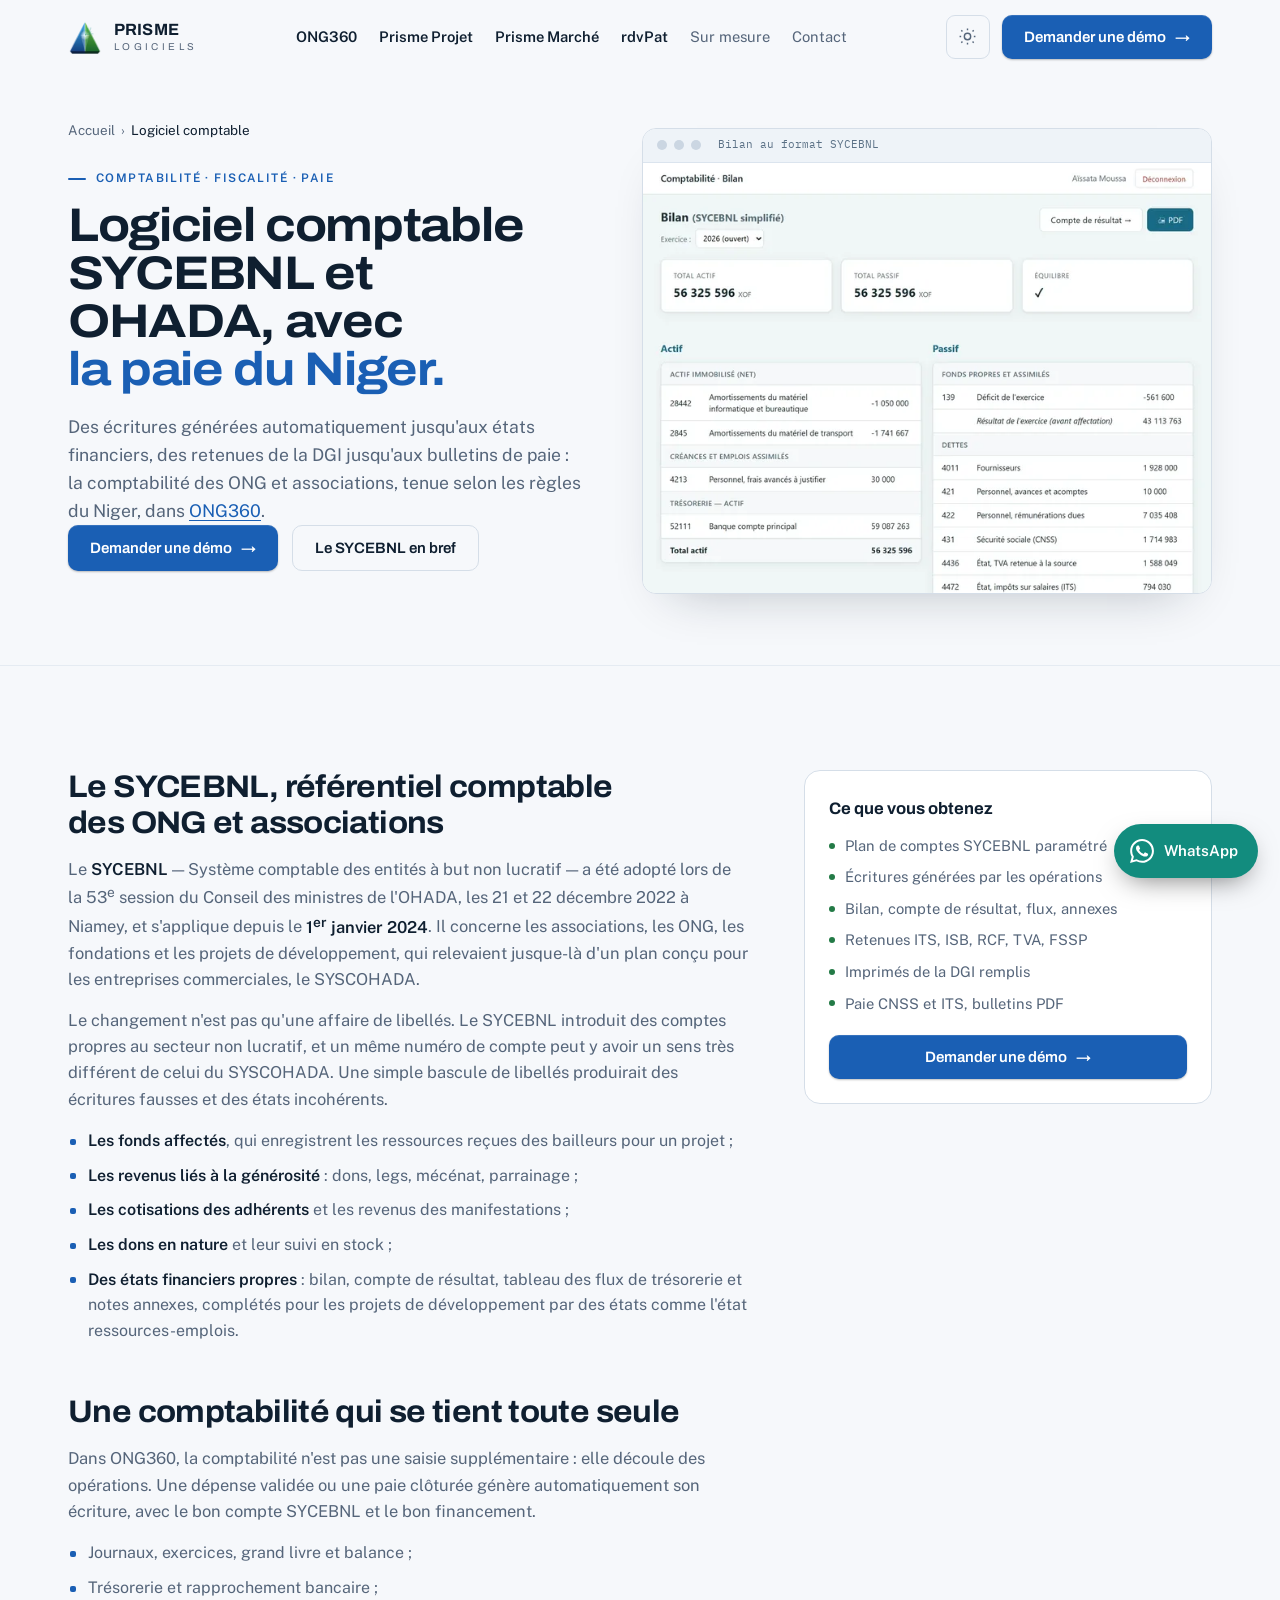
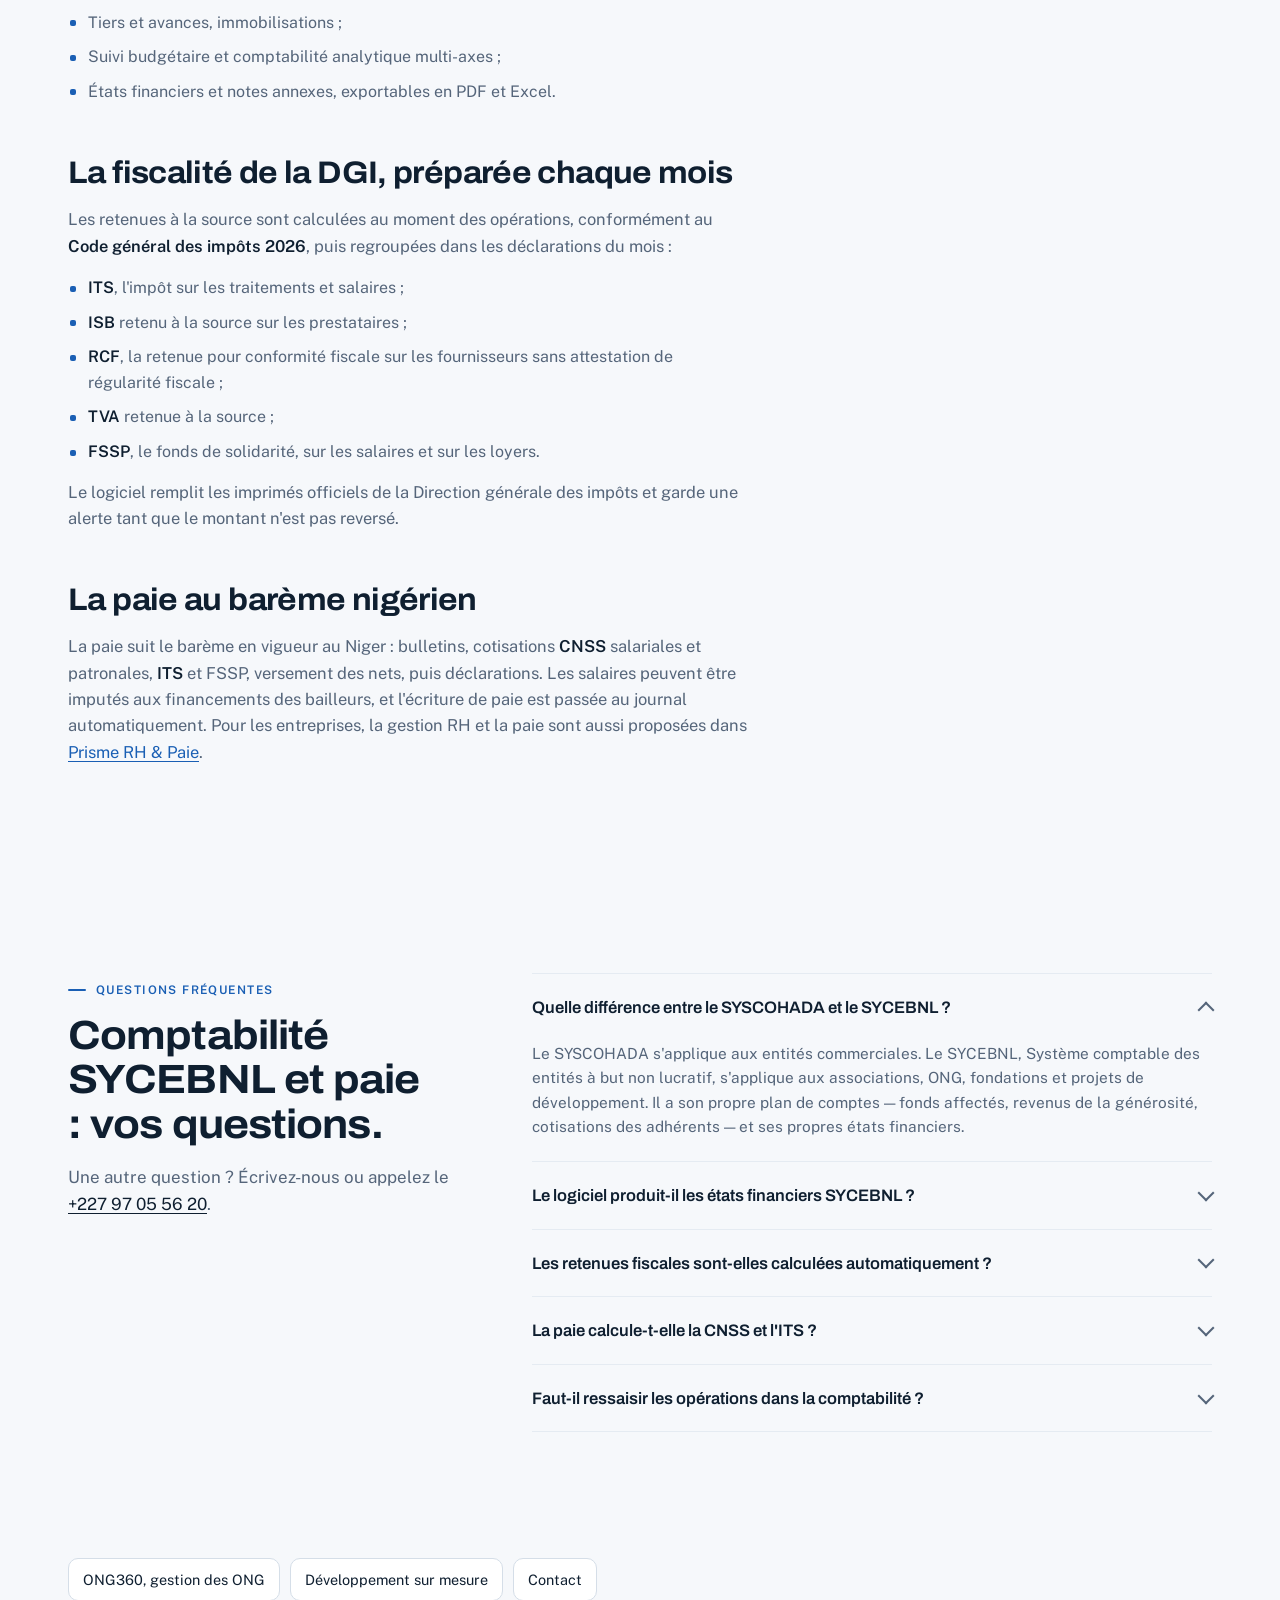
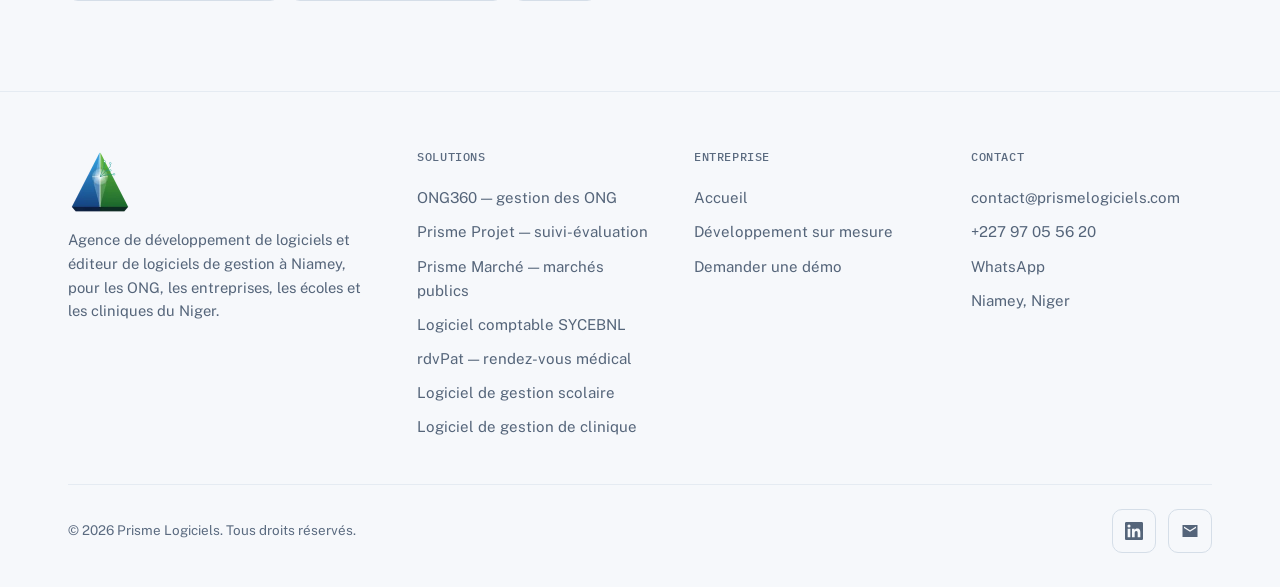
<file: logiciel-comptable.html>
<!DOCTYPE html>
<html lang="fr" data-theme="light">
<head>
<meta charset="UTF-8" />
<meta name="viewport" content="width=device-width, initial-scale=1.0" />
<script>(function(){try{var t=localStorage.getItem('theme');if(t!=='dark'){t='light';}document.documentElement.setAttribute('data-theme',t);}catch(e){document.documentElement.setAttribute('data-theme','light');}})();</script>
<title>Logiciel comptable SYCEBNL, OHADA et paie au Niger</title>
<meta name="description" content="Logiciel comptable SYCEBNL et OHADA : écritures automatiques, états financiers, retenues DGI (CGI 2026) et paie CNSS et ITS au Niger. Démo à Niamey." />
<link rel="canonical" href="https://prismelogiciels.com/logiciel-comptable" />
<meta name="robots" content="index, follow" />
<meta name="theme-color" content="#f6f8fb" id="metaTheme" />
<link rel="icon" type="image/png" sizes="48x48" href="/assets/favicon-48.png" />
<link rel="apple-touch-icon" href="/assets/apple-touch-icon.png" />
<meta property="og:type" content="website" />
<meta property="og:site_name" content="Prisme Logiciels" />
<meta property="og:locale" content="fr_FR" />
<meta property="og:title" content="Logiciel comptable SYCEBNL, OHADA et paie au Niger" />
<meta property="og:description" content="Logiciel comptable SYCEBNL et OHADA : écritures automatiques, états financiers, retenues DGI (CGI 2026) et paie CNSS et ITS au Niger. Démo à Niamey." />
<meta property="og:url" content="https://prismelogiciels.com/logiciel-comptable" />
<meta property="og:image" content="https://prismelogiciels.com/assets/og-cover.png" />
<meta property="og:image:width" content="1200" />
<meta property="og:image:height" content="630" />
<meta property="og:image:alt" content="Prisme Logiciels, agence de développement de logiciels à Niamey" />
<meta name="twitter:card" content="summary_large_image" />
<meta name="twitter:title" content="Logiciel comptable SYCEBNL, OHADA et paie au Niger" />
<meta name="twitter:description" content="Logiciel comptable SYCEBNL et OHADA : écritures automatiques, états financiers, retenues DGI (CGI 2026) et paie CNSS et ITS au Niger. Démo à Niamey." />
<meta name="twitter:image" content="https://prismelogiciels.com/assets/og-cover.png" />
<script type="application/ld+json">{"@context":"https://schema.org","@graph":[{"@type":"ProfessionalService","@id":"https://prismelogiciels.com/#org","name":"Prisme Logiciels","alternateName":"PRISME LOGICIELS","description":"Agence de développement de logiciels et éditeur de logiciels de gestion à Niamey : ONG360, Prisme Projet, Prisme Marché, rdvPat, comptabilité SYCEBNL, paie, gestion scolaire, gestion de clinique et développement sur mesure.","url":"https://prismelogiciels.com/","logo":"https://prismelogiciels.com/assets/icon.png","image":"https://prismelogiciels.com/assets/og-cover.png","email":"contact@prismelogiciels.com","telephone":"+227 97 05 56 20","address":{"@type":"PostalAddress","addressLocality":"Niamey","postalCode":"8001","addressCountry":"NE"},"sameAs":["https://www.linkedin.com/company/134564122"],"openingHoursSpecification":[{"@type":"OpeningHoursSpecification","dayOfWeek":["Monday","Tuesday","Wednesday","Thursday","Friday","Saturday","Sunday"],"opens":"00:00","closes":"23:59"}],"areaServed":{"@type":"Country","name":"Niger"},"knowsAbout":["Développement de logiciels sur mesure","Logiciel de gestion des ONG","Comptabilité SYCEBNL","Paie au Niger","Suivi-évaluation de projets","Gestion de projet","Passation des marchés publics","Gestion scolaire","Gestion de clinique","Prise de rendez-vous médical"]},{"@type":"BreadcrumbList","itemListElement":[{"@type":"ListItem","position":1,"name":"Accueil","item":"https://prismelogiciels.com/"},{"@type":"ListItem","position":2,"name":"Logiciel comptable","item":"https://prismelogiciels.com/logiciel-comptable"}]},{"@type":"FAQPage","mainEntity":[{"@type":"Question","name":"Quelle différence entre le SYSCOHADA et le SYCEBNL ?","acceptedAnswer":{"@type":"Answer","text":"Le SYSCOHADA s'applique aux entités commerciales. Le SYCEBNL, Système comptable des entités à but non lucratif, s'applique aux associations, ONG, fondations et projets de développement. Il a son propre plan de comptes — fonds affectés, revenus de la générosité, cotisations des adhérents — et ses propres états financiers."}},{"@type":"Question","name":"Le logiciel produit-il les états financiers SYCEBNL ?","acceptedAnswer":{"@type":"Answer","text":"Oui : bilan, compte de résultat, tableau des flux de trésorerie et notes annexes, à partir des écritures de l'exercice, sans retraitement dans un tableur."}},{"@type":"Question","name":"Les retenues fiscales sont-elles calculées automatiquement ?","acceptedAnswer":{"@type":"Answer","text":"Oui. ITS, ISB retenu à la source, RCF, TVA retenue et FSSP sont calculés au moment des opérations, préparés dans les déclarations du mois et inscrits dans les imprimés de la DGI. Une alerte reste affichée tant que le montant n'est pas reversé."}},{"@type":"Question","name":"La paie calcule-t-elle la CNSS et l'ITS ?","acceptedAnswer":{"@type":"Answer","text":"Oui. Les bulletins suivent le barème nigérien : cotisations CNSS salariales et patronales, ITS et FSSP sont calculés, puis suivis jusqu'au reversement. La paie génère elle-même son écriture au journal."}},{"@type":"Question","name":"Faut-il ressaisir les opérations dans la comptabilité ?","acceptedAnswer":{"@type":"Answer","text":"Non. Une dépense validée ou une paie clôturée génère automatiquement ses écritures comptables. C'est le principe de la saisie unique."}}]}]}</script>
<link rel="preconnect" href="https://fonts.googleapis.com" />
<link rel="preconnect" href="https://fonts.gstatic.com" crossorigin />
<link rel="stylesheet" href="https://fonts.googleapis.com/css2?family=Archivo:wdth,wght@100..125,400..800&family=IBM+Plex+Mono:wght@400;500;600&family=Public+Sans:wght@400;500;600;700&display=swap" media="print" onload="this.media='all'" />
<noscript><link rel="stylesheet" href="https://fonts.googleapis.com/css2?family=Archivo:wdth,wght@100..125,400..800&family=IBM+Plex+Mono:wght@400;500;600&family=Public+Sans:wght@400;500;600;700&display=swap" /></noscript>
<link rel="stylesheet" href="/assets/site.css?v=6" />
<link rel="preload" as="image" type="image/webp" imagesrcset="/assets/ong360/bilan-700.webp 700w, /assets/ong360/bilan.webp 1400w" imagesizes="(max-width: 980px) 92vw, 640px" />
</head>
<body>
<a class="skip-link" href="#contenu">Aller au contenu principal</a>

<header id="hdr">
  <div class="wrap nav">
    <a href="/" class="brand">
      <img src="/assets/icon-72.webp" alt="" width="34" height="34" />
      <b>PRISME <span>LOGICIELS</span></b><span class="sr-only"> — accueil</span>
    </a>
    <nav class="nav-links" aria-label="Navigation principale">
      <a href="/ong360" class="prod">ONG360</a>
      <a href="/prisme-projet" class="prod">Prisme Projet</a>
      <a href="/prisme-marche" class="prod">Prisme Marché</a>
      <a href="/rdvpat" class="prod">rdvPat</a>
      <a href="/developpement-logiciel-sur-mesure">Sur mesure</a>
      <a href="/contact">Contact</a>
    </nav>
    <div class="nav-right">
      <button class="theme-btn" id="themeBtn" type="button" aria-label="Basculer entre thème clair et sombre" title="Thème clair / sombre">
        <svg class="moon" viewBox="0 0 24 24" aria-hidden="true"><path d="M21 12.8A9 9 0 1 1 11.2 3a7 7 0 0 0 9.8 9.8z"/></svg>
        <svg class="sun" viewBox="0 0 24 24" aria-hidden="true"><circle cx="12" cy="12" r="4"/><path d="M12 2v2M12 20v2M4 12H2M22 12h-2M5.6 5.6 4.2 4.2M19.8 19.8l-1.4-1.4M18.4 5.6l1.4-1.4M4.2 19.8l1.4-1.4"/></svg>
      </button>
      <a href="/contact" class="btn btn-primary">Demander une démo <span class="arr" aria-hidden="true">→</span></a>
      <button class="menu-btn" id="menuBtn" type="button" aria-label="Ouvrir le menu" aria-expanded="false" aria-controls="mobilePanel"><span></span></button>
    </div>
  </div>
</header>
<nav class="mobile-panel" id="mobilePanel" aria-label="Navigation mobile">
  <a href="/">Accueil</a>
  <a href="/ong360">ONG360</a>
      <a href="/prisme-projet">Prisme Projet <span class="new">Nouveau</span></a>
      <a href="/prisme-marche">Prisme Marché <span class="new">Nouveau</span></a>
      <a href="/rdvpat">rdvPat</a>
      <a href="/developpement-logiciel-sur-mesure">Sur mesure</a>
      <a href="/contact">Contact</a>
  <a href="/logiciel-comptable">Logiciel comptable</a>
  <a href="/logiciel-gestion-scolaire">Gestion scolaire</a>
  <a href="/logiciel-gestion-clinique">Gestion de clinique</a>
  <a href="/contact" class="btn btn-primary">Demander une démo →</a>
</nav>

<main id="contenu">
<section class="page-hero" aria-labelledby="cpt-title">
  <div class="wrap hero-grid">
    <div class="hero-text">
      <nav class="crumbs" aria-label="Fil d'Ariane"><ol><li><a href="/">Accueil</a></li><li><span aria-current="page">Logiciel comptable</span></li></ol></nav>
      <span class="eyebrow">Comptabilité · Fiscalité · Paie</span>
      <h1 id="cpt-title">Logiciel comptable SYCEBNL et OHADA, avec <span class="grad-text">la paie du Niger.</span></h1>
      <p class="lead">Des écritures générées automatiquement jusqu'aux états financiers, des retenues de la DGI jusqu'aux bulletins de paie : la comptabilité des ONG et associations, tenue selon les règles du Niger, dans <a href="/ong360" class="inline-link">ONG360</a>.</p>
      <div class="hero-cta">
        <a href="/contact?produit=ONG360" class="btn btn-primary">Demander une démo <span class="arr" aria-hidden="true">→</span></a>
        <a href="#sycebnl" class="btn btn-ghost">Le SYCEBNL en bref</a>
      </div>
    </div>
    <div class="hero-visual">
      <figure class="shot">
        <div class="shot-bar" aria-hidden="true"><i></i><i></i><i></i><span>Bilan au format SYCEBNL</span></div>
        <img src="/assets/ong360/bilan-700.webp" srcset="/assets/ong360/bilan-700.webp 700w, /assets/ong360/bilan.webp 1400w" sizes="(max-width: 980px) 92vw, 640px" width="1400" height="1060" fetchpriority="high"
             alt="Bilan au format SYCEBNL généré automatiquement par le logiciel comptable, actif et passif" />
      </figure>
    </div>
  </div>
</section>

<section class="sec" id="sycebnl" aria-labelledby="syc-title">
  <div class="wrap two-col">
    <div class="prose reveal">
      <h2 id="syc-title">Le SYCEBNL, référentiel comptable des ONG et associations</h2>
      <p>Le <strong>SYCEBNL</strong> — Système comptable des entités à but non lucratif — a été adopté lors de la 53<sup>e</sup> session du Conseil des ministres de l'OHADA, les 21 et 22 décembre 2022 à Niamey, et s'applique depuis le <strong>1<sup>er</sup> janvier 2024</strong>. Il concerne les associations, les ONG, les fondations et les projets de développement, qui relevaient jusque-là d'un plan conçu pour les entreprises commerciales, le SYSCOHADA.</p>
      <p>Le changement n'est pas qu'une affaire de libellés. Le SYCEBNL introduit des comptes propres au secteur non lucratif, et un même numéro de compte peut y avoir un sens très différent de celui du SYSCOHADA. Une simple bascule de libellés produirait des écritures fausses et des états incohérents.</p>
      <ul>
        <li><strong>Les fonds affectés</strong>, qui enregistrent les ressources reçues des bailleurs pour un projet ;</li>
        <li><strong>Les revenus liés à la générosité</strong> : dons, legs, mécénat, parrainage ;</li>
        <li><strong>Les cotisations des adhérents</strong> et les revenus des manifestations ;</li>
        <li><strong>Les dons en nature</strong> et leur suivi en stock ;</li>
        <li><strong>Des états financiers propres</strong> : bilan, compte de résultat, tableau des flux de trésorerie et notes annexes, complétés pour les projets de développement par des états comme l'état ressources-emplois.</li>
      </ul>

      <h2>Une comptabilité qui se tient toute seule</h2>
      <p>Dans ONG360, la comptabilité n'est pas une saisie supplémentaire : elle découle des opérations. Une dépense validée ou une paie clôturée génère automatiquement son écriture, avec le bon compte SYCEBNL et le bon financement.</p>
      <ul>
        <li>Journaux, exercices, grand livre et balance ;</li>
        <li>Trésorerie et rapprochement bancaire ;</li>
        <li>Tiers et avances, immobilisations ;</li>
        <li>Suivi budgétaire et comptabilité analytique multi-axes ;</li>
        <li>États financiers et notes annexes, exportables en PDF et Excel.</li>
      </ul>

      <h2>La fiscalité de la DGI, préparée chaque mois</h2>
      <p>Les retenues à la source sont calculées au moment des opérations, conformément au <strong>Code général des impôts 2026</strong>, puis regroupées dans les déclarations du mois :</p>
      <ul>
        <li><strong>ITS</strong>, l'impôt sur les traitements et salaires ;</li>
        <li><strong>ISB</strong> retenu à la source sur les prestataires ;</li>
        <li><strong>RCF</strong>, la retenue pour conformité fiscale sur les fournisseurs sans attestation de régularité fiscale ;</li>
        <li><strong>TVA</strong> retenue à la source ;</li>
        <li><strong>FSSP</strong>, le fonds de solidarité, sur les salaires et sur les loyers.</li>
      </ul>
      <p>Le logiciel remplit les imprimés officiels de la Direction générale des impôts et garde une alerte tant que le montant n'est pas reversé.</p>

      <h2>La paie au barème nigérien</h2>
      <p>La paie suit le barème en vigueur au Niger : bulletins, cotisations <strong>CNSS</strong> salariales et patronales, <strong>ITS</strong> et FSSP, versement des nets, puis déclarations. Les salaires peuvent être imputés aux financements des bailleurs, et l'écriture de paie est passée au journal automatiquement. Pour les entreprises, la gestion RH et la paie sont aussi proposées dans <a href="/contact?produit=Prisme%20RH">Prisme RH &amp; Paie</a>.</p>
    </div>
    <aside class="aside-box reveal d2"><h3>Ce que vous obtenez</h3><ul><li>Plan de comptes SYCEBNL paramétré</li><li>Écritures générées par les opérations</li><li>Bilan, compte de résultat, flux, annexes</li><li>Retenues ITS, ISB, RCF, TVA, FSSP</li><li>Imprimés de la DGI remplis</li><li>Paie CNSS et ITS, bulletins PDF</li></ul><a href="/contact?produit=ONG360" class="btn btn-primary">Demander une démo <span class="arr" aria-hidden="true">→</span></a></aside>
  </div>
</section>
<section class="sec" id="faq" aria-labelledby="faq-title">
  <div class="wrap faq-grid">
    <div class="sec-head reveal" style="margin-bottom:0">
      <span class="eyebrow">Questions fréquentes</span>
      <h2 id="faq-title">Comptabilité SYCEBNL et paie : vos questions.</h2>
      <p>Une autre question ? Écrivez-nous ou appelez le <a href="tel:+22797055620" style="color:var(--text);text-decoration:underline;text-underline-offset:3px">+227 97 05 56 20</a>.</p>
    </div>
    <div class="faq reveal d1">
      <details open>
        <summary>Quelle différence entre le SYSCOHADA et le SYCEBNL ?</summary>
        <p>Le SYSCOHADA s'applique aux entités commerciales. Le SYCEBNL, Système comptable des entités à but non lucratif, s'applique aux associations, ONG, fondations et projets de développement. Il a son propre plan de comptes — fonds affectés, revenus de la générosité, cotisations des adhérents — et ses propres états financiers.</p>
      </details>
      <details>
        <summary>Le logiciel produit-il les états financiers SYCEBNL ?</summary>
        <p>Oui : bilan, compte de résultat, tableau des flux de trésorerie et notes annexes, à partir des écritures de l'exercice, sans retraitement dans un tableur.</p>
      </details>
      <details>
        <summary>Les retenues fiscales sont-elles calculées automatiquement ?</summary>
        <p>Oui. ITS, ISB retenu à la source, RCF, TVA retenue et FSSP sont calculés au moment des opérations, préparés dans les déclarations du mois et inscrits dans les imprimés de la DGI. Une alerte reste affichée tant que le montant n'est pas reversé.</p>
      </details>
      <details>
        <summary>La paie calcule-t-elle la CNSS et l'ITS ?</summary>
        <p>Oui. Les bulletins suivent le barème nigérien : cotisations CNSS salariales et patronales, ITS et FSSP sont calculés, puis suivis jusqu'au reversement. La paie génère elle-même son écriture au journal.</p>
      </details>
      <details>
        <summary>Faut-il ressaisir les opérations dans la comptabilité ?</summary>
        <p>Non. Une dépense validée ou une paie clôturée génère automatiquement ses écritures comptables. C'est le principe de la saisie unique.</p>
      </details>
    </div>
  </div>
</section>
<div class="wrap"><div class="related"><a href="/ong360">ONG360, gestion des ONG</a><a href="/developpement-logiciel-sur-mesure">Développement sur mesure</a><a href="/contact">Contact</a></div></div>
<div style="height:90px"></div>

</main>

<footer>
  <div class="wrap">
    <div class="foot-grid">
      <div class="brand-foot">
        <img src="/assets/icon-128.webp" alt="Prisme Logiciels" width="64" height="64" loading="lazy" />
        <p>Agence de développement de logiciels et éditeur de logiciels de gestion à Niamey, pour les ONG, les entreprises, les écoles et les cliniques du Niger.</p>
      </div>
      <div class="foot-col">
        <p class="foot-h">SOLUTIONS</p>
        <a href="/ong360">ONG360 — gestion des ONG</a>
        <a href="/prisme-projet">Prisme Projet — suivi-évaluation</a>
        <a href="/prisme-marche">Prisme Marché — marchés publics</a>
        <a href="/logiciel-comptable">Logiciel comptable SYCEBNL</a>
        <a href="/rdvpat">rdvPat — rendez-vous médical</a>
        <a href="/logiciel-gestion-scolaire">Logiciel de gestion scolaire</a>
        <a href="/logiciel-gestion-clinique">Logiciel de gestion de clinique</a>
      </div>
      <div class="foot-col">
        <p class="foot-h">ENTREPRISE</p>
        <a href="/">Accueil</a>
        <a href="/developpement-logiciel-sur-mesure">Développement sur mesure</a>
        <a href="/contact">Demander une démo</a>
      </div>
      <div class="foot-col">
        <p class="foot-h">CONTACT</p>
        <a href="mailto:ousmanelyabdoulaye@gmail.com">contact@prismelogiciels.com</a>
        <a href="tel:+22797055620">+227 97 05 56 20</a>
        <a href="https://wa.me/22797055620?text=Bonjour%20Prisme%20Logiciels%2C%20je%20souhaite%20une%20d%C3%A9monstration." target="_blank" rel="noopener">WhatsApp</a>
        <a href="/contact">Niamey, Niger</a>
      </div>
    </div>
    <div class="foot-bottom">
      <p>© <span id="year">2026</span> Prisme Logiciels. Tous droits réservés.</p>
      <div class="socials">
        <a href="https://www.linkedin.com/company/134564122" aria-label="LinkedIn"><svg viewBox="0 0 24 24" aria-hidden="true"><path d="M20.45 20.45h-3.56v-5.57c0-1.33-.02-3.04-1.85-3.04-1.85 0-2.13 1.45-2.13 2.94v5.67H9.35V9h3.41v1.56h.05c.48-.9 1.64-1.85 3.37-1.85 3.6 0 4.27 2.37 4.27 5.46v6.28zM5.34 7.43a2.06 2.06 0 1 1 0-4.13 2.06 2.06 0 0 1 0 4.13zM7.12 20.45H3.56V9h3.56v11.45zM22.22 0H1.77C.79 0 0 .77 0 1.73v20.54C0 23.23.79 24 1.77 24h20.45c.98 0 1.78-.77 1.78-1.73V1.73C24 .77 23.2 0 22.22 0z"/></svg></a>
        <a href="mailto:contact@prismelogiciels.com" aria-label="Email"><svg viewBox="0 0 24 24" aria-hidden="true"><path d="M22 4H2v16h20V4zm-2 4l-8 5-8-5V6l8 5 8-5v2z"/></svg></a>
      </div>
    </div>
  </div>
</footer>

<a class="wa-float" href="https://wa.me/22797055620?text=Bonjour%20Prisme%20Logiciels%2C%20je%20souhaite%20une%20d%C3%A9monstration." target="_blank" rel="noopener" aria-label="Discuter sur WhatsApp avec Prisme Logiciels">
  <svg viewBox="0 0 24 24" aria-hidden="true"><path d="M17.47 14.38c-.3-.15-1.76-.87-2.03-.97-.27-.1-.47-.15-.67.15-.2.3-.77.97-.94 1.16-.17.2-.35.22-.64.07-.3-.15-1.26-.46-2.39-1.47-.88-.79-1.48-1.76-1.65-2.06-.17-.3-.02-.46.13-.61.13-.13.3-.35.45-.52.15-.17.2-.3.3-.5.1-.2.05-.37-.03-.52-.07-.15-.67-1.61-.92-2.21-.24-.58-.49-.5-.67-.51h-.57c-.2 0-.52.07-.79.37-.27.3-1.04 1.02-1.04 2.48s1.06 2.88 1.21 3.07c.15.2 2.1 3.2 5.08 4.49.71.31 1.26.49 1.7.63.71.23 1.36.2 1.87.12.57-.09 1.76-.72 2.01-1.41.25-.69.25-1.29.17-1.41-.07-.12-.27-.2-.57-.35zM12.05 21.78h-.01a9.87 9.87 0 0 1-5.03-1.38l-.36-.21-3.74.98 1-3.65-.24-.37a9.86 9.86 0 0 1-1.51-5.26c0-5.45 4.44-9.88 9.89-9.88 2.64 0 5.12 1.03 6.99 2.9a9.83 9.83 0 0 1 2.89 6.99c0 5.45-4.44 9.88-9.89 9.88zm8.41-18.3A11.82 11.82 0 0 0 12.05 0C5.5 0 .16 5.34.16 11.89c0 2.1.55 4.14 1.59 5.95L.06 24l6.3-1.65a11.88 11.88 0 0 0 5.68 1.45h.01c6.55 0 11.89-5.34 11.89-11.89 0-3.18-1.24-6.17-3.48-8.41z"/></svg>
  <span>WhatsApp</span>
</a>

<script src="/assets/site.js?v=3" defer></script>
</body>
</html>
</file>
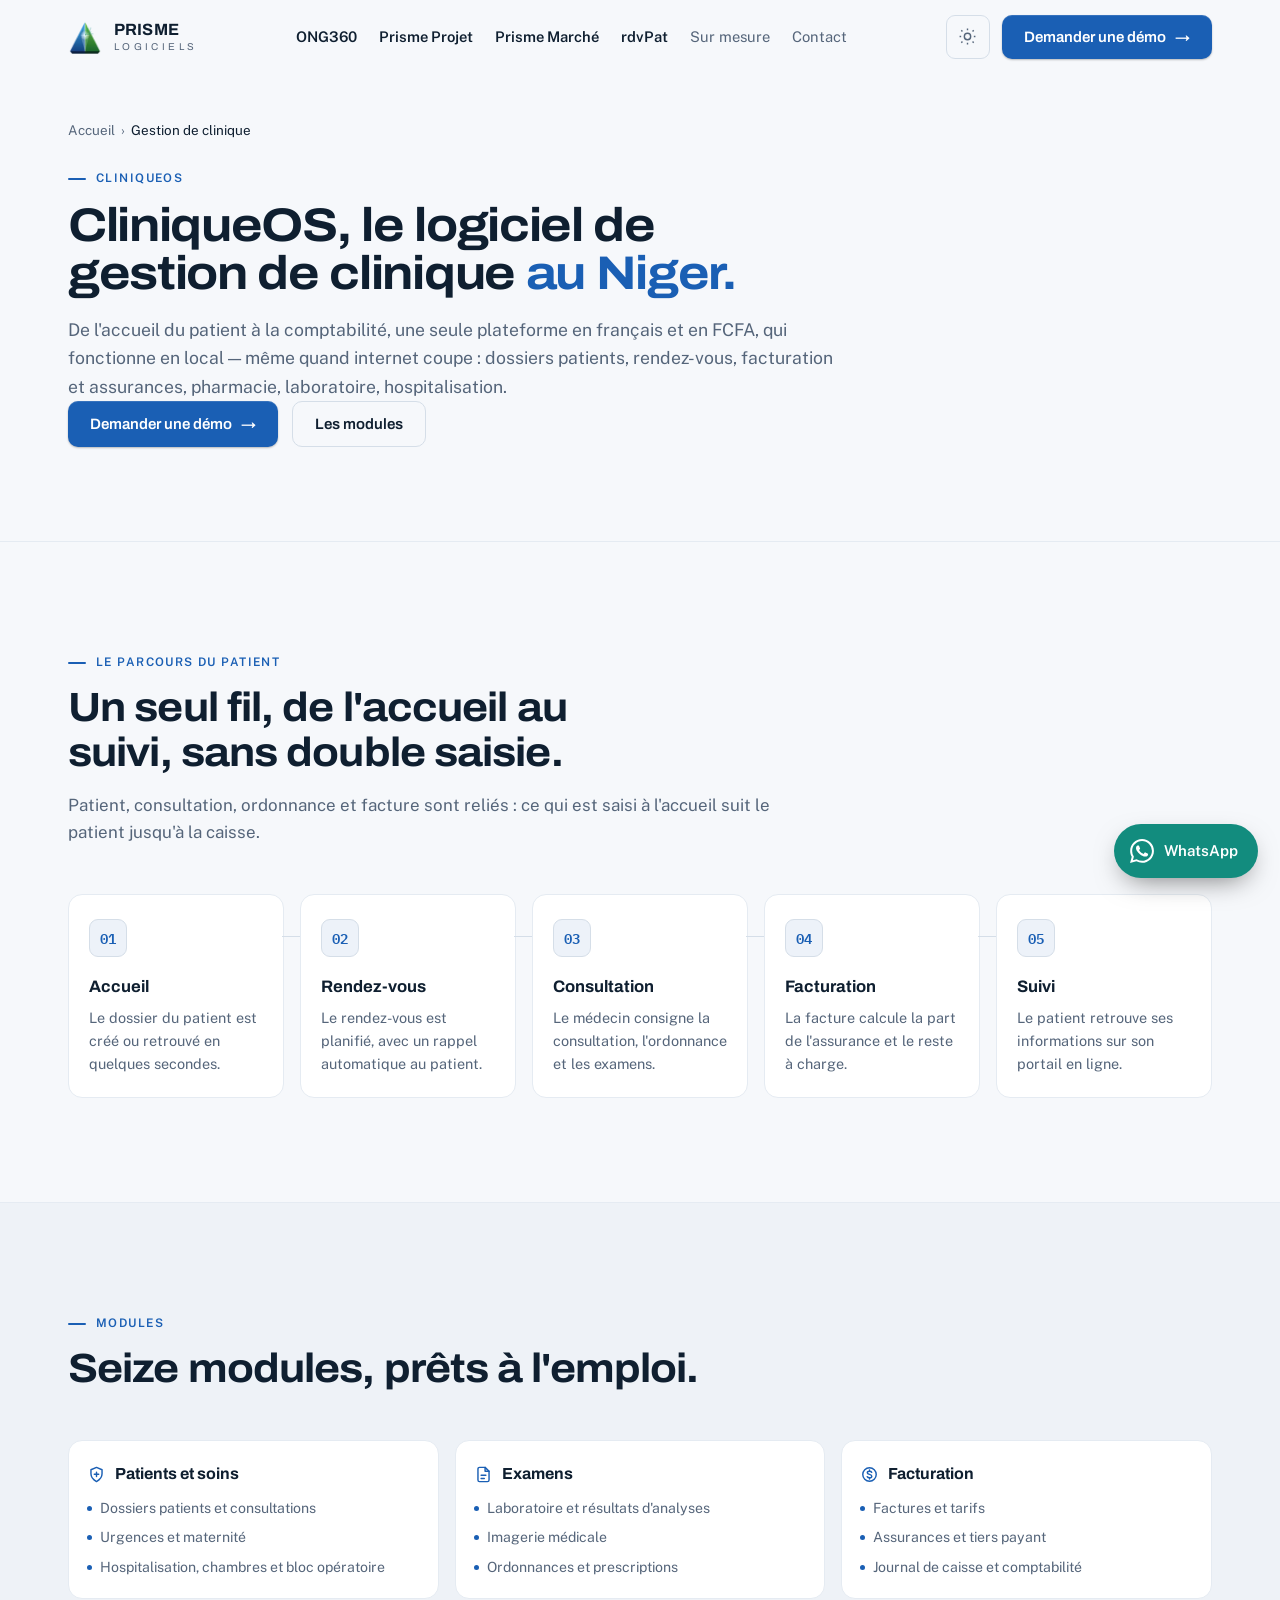
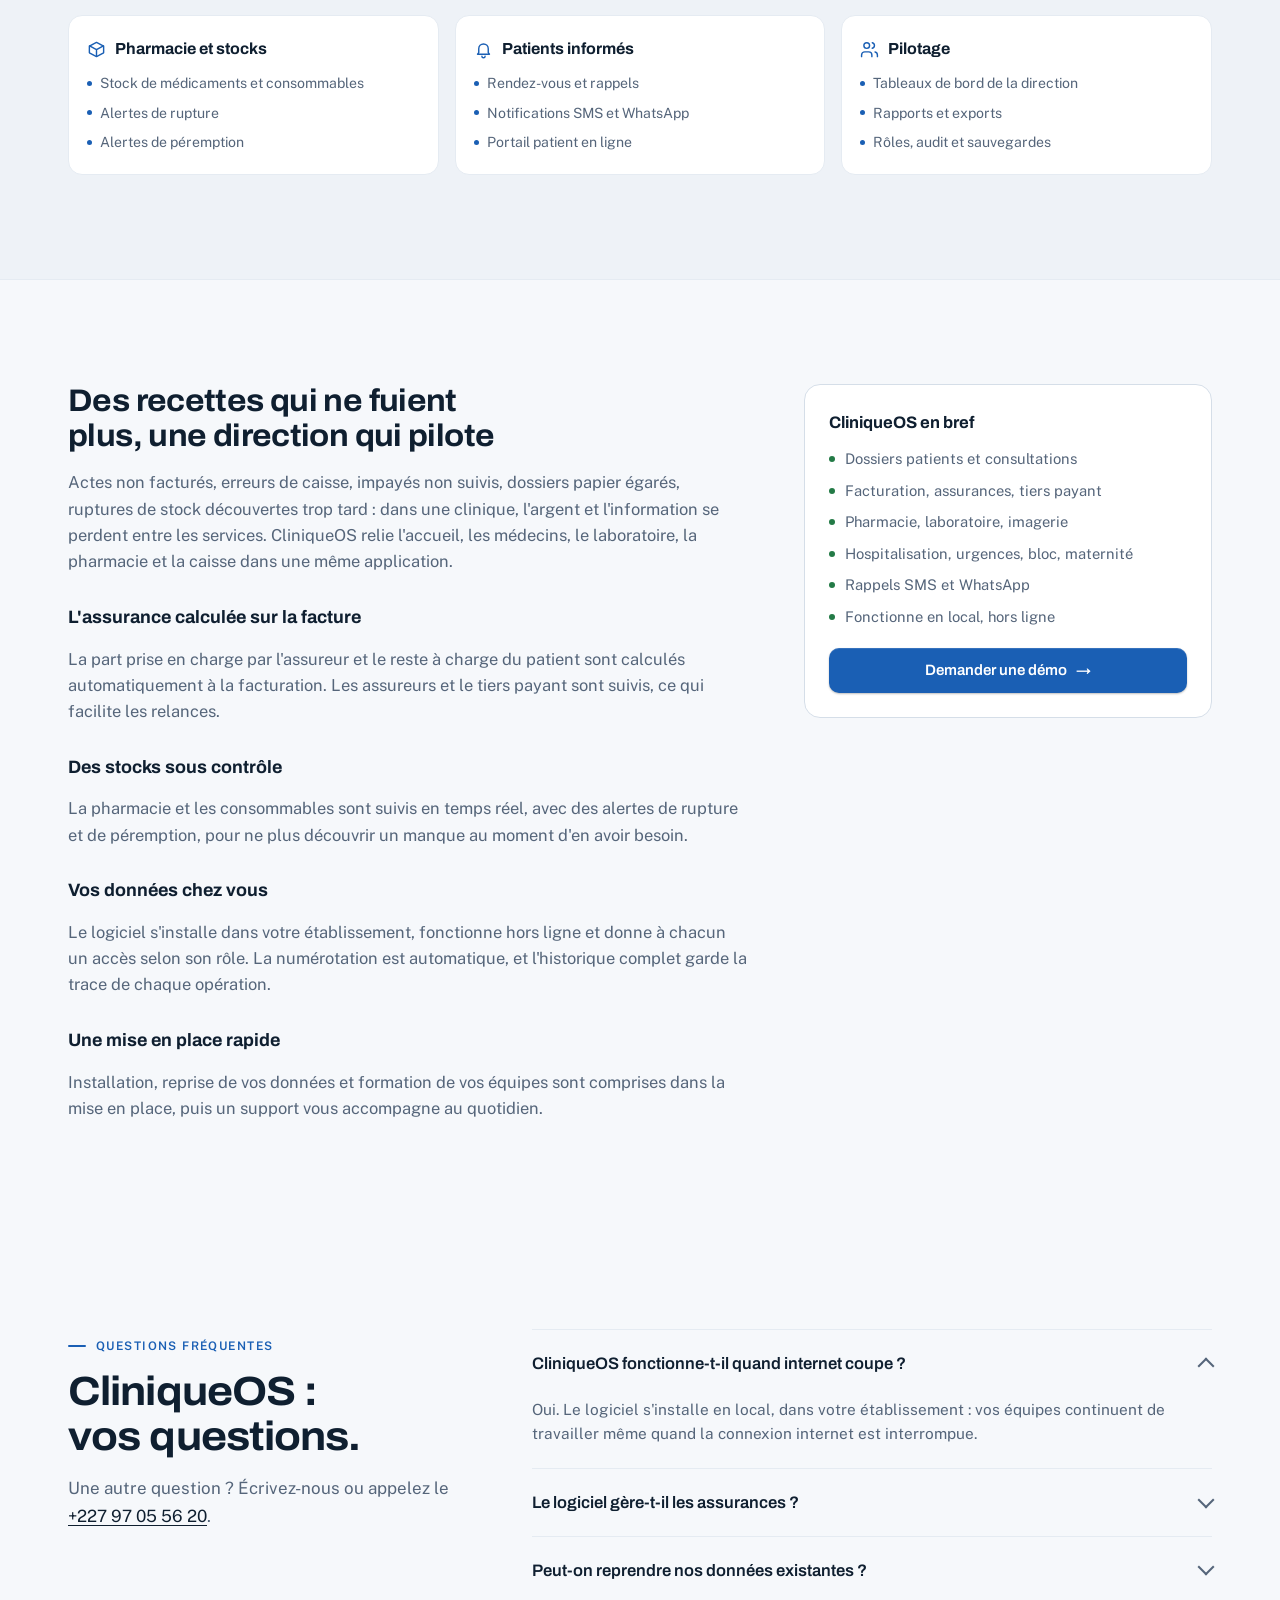
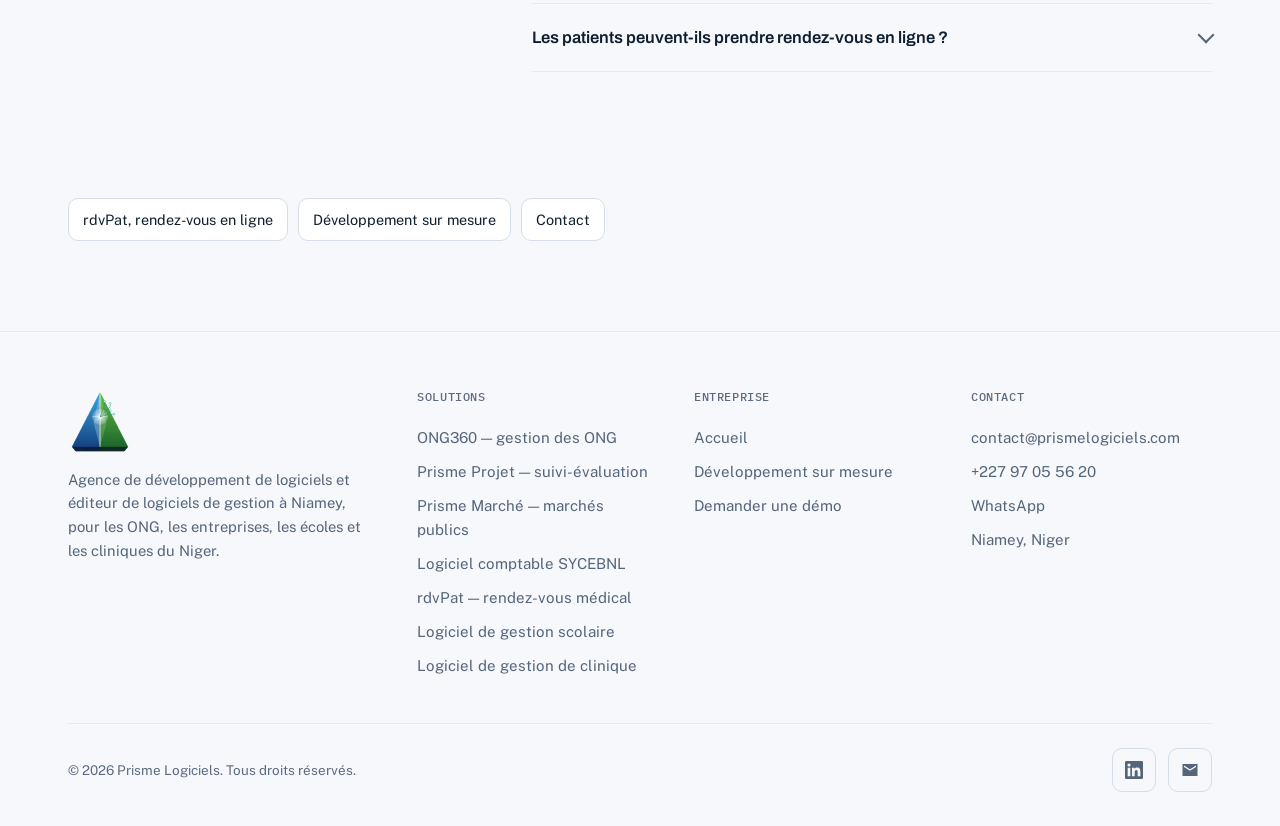
<file: logiciel-gestion-clinique.html>
<!DOCTYPE html>
<html lang="fr" data-theme="light">
<head>
<meta charset="UTF-8" />
<meta name="viewport" content="width=device-width, initial-scale=1.0" />
<script>(function(){try{var t=localStorage.getItem('theme');if(t!=='dark'){t='light';}document.documentElement.setAttribute('data-theme',t);}catch(e){document.documentElement.setAttribute('data-theme','light');}})();</script>
<title>Logiciel de gestion de clinique au Niger | CliniqueOS</title>
<meta name="description" content="CliniqueOS, logiciel de gestion de clinique : dossiers patients, rendez-vous, facturation et assurances, pharmacie, laboratoire, hospitalisation." />
<link rel="canonical" href="https://prismelogiciels.com/logiciel-gestion-clinique" />
<meta name="robots" content="index, follow" />
<meta name="theme-color" content="#f6f8fb" id="metaTheme" />
<link rel="icon" type="image/png" sizes="48x48" href="/assets/favicon-48.png" />
<link rel="apple-touch-icon" href="/assets/apple-touch-icon.png" />
<meta property="og:type" content="website" />
<meta property="og:site_name" content="Prisme Logiciels" />
<meta property="og:locale" content="fr_FR" />
<meta property="og:title" content="Logiciel de gestion de clinique au Niger | CliniqueOS" />
<meta property="og:description" content="CliniqueOS, logiciel de gestion de clinique : dossiers patients, rendez-vous, facturation et assurances, pharmacie, laboratoire, hospitalisation." />
<meta property="og:url" content="https://prismelogiciels.com/logiciel-gestion-clinique" />
<meta property="og:image" content="https://prismelogiciels.com/assets/og-cover.png" />
<meta property="og:image:width" content="1200" />
<meta property="og:image:height" content="630" />
<meta property="og:image:alt" content="Prisme Logiciels, agence de développement de logiciels à Niamey" />
<meta name="twitter:card" content="summary_large_image" />
<meta name="twitter:title" content="Logiciel de gestion de clinique au Niger | CliniqueOS" />
<meta name="twitter:description" content="CliniqueOS, logiciel de gestion de clinique : dossiers patients, rendez-vous, facturation et assurances, pharmacie, laboratoire, hospitalisation." />
<meta name="twitter:image" content="https://prismelogiciels.com/assets/og-cover.png" />
<script type="application/ld+json">{"@context":"https://schema.org","@graph":[{"@type":"ProfessionalService","@id":"https://prismelogiciels.com/#org","name":"Prisme Logiciels","alternateName":"PRISME LOGICIELS","description":"Agence de développement de logiciels et éditeur de logiciels de gestion à Niamey : ONG360, Prisme Projet, Prisme Marché, rdvPat, comptabilité SYCEBNL, paie, gestion scolaire, gestion de clinique et développement sur mesure.","url":"https://prismelogiciels.com/","logo":"https://prismelogiciels.com/assets/icon.png","image":"https://prismelogiciels.com/assets/og-cover.png","email":"contact@prismelogiciels.com","telephone":"+227 97 05 56 20","address":{"@type":"PostalAddress","addressLocality":"Niamey","postalCode":"8001","addressCountry":"NE"},"sameAs":["https://www.linkedin.com/company/134564122"],"openingHoursSpecification":[{"@type":"OpeningHoursSpecification","dayOfWeek":["Monday","Tuesday","Wednesday","Thursday","Friday","Saturday","Sunday"],"opens":"00:00","closes":"23:59"}],"areaServed":{"@type":"Country","name":"Niger"},"knowsAbout":["Développement de logiciels sur mesure","Logiciel de gestion des ONG","Comptabilité SYCEBNL","Paie au Niger","Suivi-évaluation de projets","Gestion de projet","Passation des marchés publics","Gestion scolaire","Gestion de clinique","Prise de rendez-vous médical"]},{"@type":"BreadcrumbList","itemListElement":[{"@type":"ListItem","position":1,"name":"Accueil","item":"https://prismelogiciels.com/"},{"@type":"ListItem","position":2,"name":"Gestion de clinique","item":"https://prismelogiciels.com/logiciel-gestion-clinique"}]},{"@type":"SoftwareApplication","name":"CliniqueOS","applicationCategory":"MedicalApplication","operatingSystem":"Web","inLanguage":"fr","description":"Logiciel de gestion de clinique : dossiers patients, rendez-vous, consultations, facturation et assurances, pharmacie, laboratoire, hospitalisation.","url":"https://prismelogiciels.com/logiciel-gestion-clinique","publisher":{"@id":"https://prismelogiciels.com/#org"}},{"@type":"FAQPage","mainEntity":[{"@type":"Question","name":"CliniqueOS fonctionne-t-il quand internet coupe ?","acceptedAnswer":{"@type":"Answer","text":"Oui. Le logiciel s'installe en local, dans votre établissement : vos équipes continuent de travailler même quand la connexion internet est interrompue."}},{"@type":"Question","name":"Le logiciel gère-t-il les assurances ?","acceptedAnswer":{"@type":"Answer","text":"Oui. La part prise en charge par l'assurance et le reste à charge du patient sont calculés directement sur la facture, et les assureurs comme le tiers payant sont suivis."}},{"@type":"Question","name":"Peut-on reprendre nos données existantes ?","acceptedAnswer":{"@type":"Answer","text":"Oui. La mise en place comprend la reprise de vos données, l'installation et la formation de vos équipes."}},{"@type":"Question","name":"Les patients peuvent-ils prendre rendez-vous en ligne ?","acceptedAnswer":{"@type":"Answer","text":"CliniqueOS gère les rendez-vous et dispose d'un portail patient. Pour une prise de rendez-vous en ligne avec rappels SMS, ouverte au public, voir aussi rdvPat."}}]}]}</script>
<link rel="preconnect" href="https://fonts.googleapis.com" />
<link rel="preconnect" href="https://fonts.gstatic.com" crossorigin />
<link rel="stylesheet" href="https://fonts.googleapis.com/css2?family=Archivo:wdth,wght@100..125,400..800&family=IBM+Plex+Mono:wght@400;500;600&family=Public+Sans:wght@400;500;600;700&display=swap" media="print" onload="this.media='all'" />
<noscript><link rel="stylesheet" href="https://fonts.googleapis.com/css2?family=Archivo:wdth,wght@100..125,400..800&family=IBM+Plex+Mono:wght@400;500;600&family=Public+Sans:wght@400;500;600;700&display=swap" /></noscript>
<link rel="stylesheet" href="/assets/site.css?v=6" />
</head>
<body>
<a class="skip-link" href="#contenu">Aller au contenu principal</a>

<header id="hdr">
  <div class="wrap nav">
    <a href="/" class="brand">
      <img src="/assets/icon-72.webp" alt="" width="34" height="34" />
      <b>PRISME <span>LOGICIELS</span></b><span class="sr-only"> — accueil</span>
    </a>
    <nav class="nav-links" aria-label="Navigation principale">
      <a href="/ong360" class="prod">ONG360</a>
      <a href="/prisme-projet" class="prod">Prisme Projet</a>
      <a href="/prisme-marche" class="prod">Prisme Marché</a>
      <a href="/rdvpat" class="prod">rdvPat</a>
      <a href="/developpement-logiciel-sur-mesure">Sur mesure</a>
      <a href="/contact">Contact</a>
    </nav>
    <div class="nav-right">
      <button class="theme-btn" id="themeBtn" type="button" aria-label="Basculer entre thème clair et sombre" title="Thème clair / sombre">
        <svg class="moon" viewBox="0 0 24 24" aria-hidden="true"><path d="M21 12.8A9 9 0 1 1 11.2 3a7 7 0 0 0 9.8 9.8z"/></svg>
        <svg class="sun" viewBox="0 0 24 24" aria-hidden="true"><circle cx="12" cy="12" r="4"/><path d="M12 2v2M12 20v2M4 12H2M22 12h-2M5.6 5.6 4.2 4.2M19.8 19.8l-1.4-1.4M18.4 5.6l1.4-1.4M4.2 19.8l1.4-1.4"/></svg>
      </button>
      <a href="/contact" class="btn btn-primary">Demander une démo <span class="arr" aria-hidden="true">→</span></a>
      <button class="menu-btn" id="menuBtn" type="button" aria-label="Ouvrir le menu" aria-expanded="false" aria-controls="mobilePanel"><span></span></button>
    </div>
  </div>
</header>
<nav class="mobile-panel" id="mobilePanel" aria-label="Navigation mobile">
  <a href="/">Accueil</a>
  <a href="/ong360">ONG360</a>
      <a href="/prisme-projet">Prisme Projet <span class="new">Nouveau</span></a>
      <a href="/prisme-marche">Prisme Marché <span class="new">Nouveau</span></a>
      <a href="/rdvpat">rdvPat</a>
      <a href="/developpement-logiciel-sur-mesure">Sur mesure</a>
      <a href="/contact">Contact</a>
  <a href="/logiciel-comptable">Logiciel comptable</a>
  <a href="/logiciel-gestion-scolaire">Gestion scolaire</a>
  <a href="/logiciel-gestion-clinique">Gestion de clinique</a>
  <a href="/contact" class="btn btn-primary">Demander une démo →</a>
</nav>

<main id="contenu">
<section class="page-hero solo" aria-labelledby="cl-title">
  <div class="wrap">
    <nav class="crumbs" aria-label="Fil d'Ariane"><ol><li><a href="/">Accueil</a></li><li><span aria-current="page">Gestion de clinique</span></li></ol></nav>
    <span class="eyebrow">CliniqueOS</span>
    <h1 id="cl-title">CliniqueOS, le logiciel de gestion de clinique <span class="grad-text">au Niger.</span></h1>
    <p class="lead">De l'accueil du patient à la comptabilité, une seule plateforme en français et en FCFA, qui fonctionne en local — même quand internet coupe : dossiers patients, rendez-vous, facturation et assurances, pharmacie, laboratoire, hospitalisation.</p>
    <div class="hero-cta">
      <a href="/contact?produit=CliniqueOS" class="btn btn-primary">Demander une démo <span class="arr" aria-hidden="true">→</span></a>
      <a href="#modules" class="btn btn-ghost">Les modules</a>
    </div>
  </div>
</section>

<section class="sec" id="parcours" aria-labelledby="pc-title">
  <div class="wrap">
    <div class="sec-head reveal">
      <span class="eyebrow">Le parcours du patient</span>
      <h2 id="pc-title">Un seul fil, de l'accueil au suivi, sans double saisie.</h2>
      <p>Patient, consultation, ordonnance et facture sont reliés : ce qui est saisi à l'accueil suit le patient jusqu'à la caisse.</p>
    </div>
    <ol class="flow"><li class="reveal d1"><h3>Accueil</h3><p>Le dossier du patient est créé ou retrouvé en quelques secondes.</p></li><li class="reveal d2"><h3>Rendez-vous</h3><p>Le rendez-vous est planifié, avec un rappel automatique au patient.</p></li><li class="reveal d3"><h3>Consultation</h3><p>Le médecin consigne la consultation, l'ordonnance et les examens.</p></li><li class="reveal d4"><h3>Facturation</h3><p>La facture calcule la part de l'assurance et le reste à charge.</p></li><li class="reveal d4"><h3>Suivi</h3><p>Le patient retrouve ses informations sur son portail en ligne.</p></li></ol>
  </div>
</section>

<section class="sec band" id="modules" aria-labelledby="md-title">
  <div class="wrap">
    <div class="sec-head reveal">
      <span class="eyebrow">Modules</span>
      <h2 id="md-title">Seize modules, prêts à l'emploi.</h2>
    </div>
    <div class="audiences">
  <div class="aud reveal d1"><h3><svg viewBox="0 0 24 24" aria-hidden="true"><path d="M12 3l7 3v5.2c0 4.4-3 7.6-7 9.8-4-2.2-7-5.4-7-9.8V6l7-3z"/><path d="M12 9v5.5M9.2 11.7h5.6"/></svg>Patients et soins</h3><ul><li>Dossiers patients et consultations</li><li>Urgences et maternité</li><li>Hospitalisation, chambres et bloc opératoire</li></ul></div>
  <div class="aud reveal d2"><h3><svg viewBox="0 0 24 24" aria-hidden="true"><path d="M14 3H7a2 2 0 0 0-2 2v14a2 2 0 0 0 2 2h10a2 2 0 0 0 2-2V8l-5-5z"/><path d="M14 3v5h5M9 13h6M9 17h4"/></svg>Examens</h3><ul><li>Laboratoire et résultats d'analyses</li><li>Imagerie médicale</li><li>Ordonnances et prescriptions</li></ul></div>
  <div class="aud reveal d3"><h3><svg viewBox="0 0 24 24" aria-hidden="true"><circle cx="12" cy="12" r="8.5"/><path d="M14.8 9.2c-.5-.9-1.6-1.4-2.8-1.4-1.6 0-2.8.8-2.8 2s1.1 1.7 2.8 2.1 2.9.9 2.9 2.2-1.3 2.1-2.9 2.1c-1.3 0-2.4-.6-2.9-1.5M12 6.3v1.5M12 16.2v1.5"/></svg>Facturation</h3><ul><li>Factures et tarifs</li><li>Assurances et tiers payant</li><li>Journal de caisse et comptabilité</li></ul></div>
  <div class="aud reveal d1"><h3><svg viewBox="0 0 24 24" aria-hidden="true"><path d="M21 7.8l-9-4.8-9 4.8v8.4l9 4.8 9-4.8V7.8z"/><path d="M3.3 7.5l8.7 4.7 8.7-4.7M12 20.6v-8.4"/></svg>Pharmacie et stocks</h3><ul><li>Stock de médicaments et consommables</li><li>Alertes de rupture</li><li>Alertes de péremption</li></ul></div>
  <div class="aud reveal d2"><h3><svg viewBox="0 0 24 24" aria-hidden="true"><path d="M6 16V11a6 6 0 0 1 12 0v5l1.5 2h-15z"/><path d="M10 20.5a2 2 0 0 0 4 0"/></svg>Patients informés</h3><ul><li>Rendez-vous et rappels</li><li>Notifications SMS et WhatsApp</li><li>Portail patient en ligne</li></ul></div>
  <div class="aud reveal d3"><h3><svg viewBox="0 0 24 24" aria-hidden="true"><path d="M15 21v-2a4 4 0 0 0-4-4H6a4 4 0 0 0-4 4v2"/><circle cx="8.5" cy="7" r="3.6"/><path d="M22 21v-2a4 4 0 0 0-3-3.9M15.5 3.4a3.6 3.6 0 0 1 0 7"/></svg>Pilotage</h3><ul><li>Tableaux de bord de la direction</li><li>Rapports et exports</li><li>Rôles, audit et sauvegardes</li></ul></div>
</div>
  </div>
</section>

<section class="sec" id="details" aria-labelledby="det-title">
  <div class="wrap two-col">
    <div class="prose reveal">
      <h2 id="det-title">Des recettes qui ne fuient plus, une direction qui pilote</h2>
      <p>Actes non facturés, erreurs de caisse, impayés non suivis, dossiers papier égarés, ruptures de stock découvertes trop tard : dans une clinique, l'argent et l'information se perdent entre les services. CliniqueOS relie l'accueil, les médecins, le laboratoire, la pharmacie et la caisse dans une même application.</p>
      <h3>L'assurance calculée sur la facture</h3>
      <p>La part prise en charge par l'assureur et le reste à charge du patient sont calculés automatiquement à la facturation. Les assureurs et le tiers payant sont suivis, ce qui facilite les relances.</p>
      <h3>Des stocks sous contrôle</h3>
      <p>La pharmacie et les consommables sont suivis en temps réel, avec des alertes de rupture et de péremption, pour ne plus découvrir un manque au moment d'en avoir besoin.</p>
      <h3>Vos données chez vous</h3>
      <p>Le logiciel s'installe dans votre établissement, fonctionne hors ligne et donne à chacun un accès selon son rôle. La numérotation est automatique, et l'historique complet garde la trace de chaque opération.</p>
      <h3>Une mise en place rapide</h3>
      <p>Installation, reprise de vos données et formation de vos équipes sont comprises dans la mise en place, puis un support vous accompagne au quotidien.</p>
    </div>
    <aside class="aside-box reveal d2"><h3>CliniqueOS en bref</h3><ul><li>Dossiers patients et consultations</li><li>Facturation, assurances, tiers payant</li><li>Pharmacie, laboratoire, imagerie</li><li>Hospitalisation, urgences, bloc, maternité</li><li>Rappels SMS et WhatsApp</li><li>Fonctionne en local, hors ligne</li></ul><a href="/contact?produit=CliniqueOS" class="btn btn-primary">Demander une démo <span class="arr" aria-hidden="true">→</span></a></aside>
  </div>
</section>
<section class="sec" id="faq" aria-labelledby="faq-title">
  <div class="wrap faq-grid">
    <div class="sec-head reveal" style="margin-bottom:0">
      <span class="eyebrow">Questions fréquentes</span>
      <h2 id="faq-title">CliniqueOS : vos questions.</h2>
      <p>Une autre question ? Écrivez-nous ou appelez le <a href="tel:+22797055620" style="color:var(--text);text-decoration:underline;text-underline-offset:3px">+227 97 05 56 20</a>.</p>
    </div>
    <div class="faq reveal d1">
      <details open>
        <summary>CliniqueOS fonctionne-t-il quand internet coupe ?</summary>
        <p>Oui. Le logiciel s'installe en local, dans votre établissement : vos équipes continuent de travailler même quand la connexion internet est interrompue.</p>
      </details>
      <details>
        <summary>Le logiciel gère-t-il les assurances ?</summary>
        <p>Oui. La part prise en charge par l'assurance et le reste à charge du patient sont calculés directement sur la facture, et les assureurs comme le tiers payant sont suivis.</p>
      </details>
      <details>
        <summary>Peut-on reprendre nos données existantes ?</summary>
        <p>Oui. La mise en place comprend la reprise de vos données, l'installation et la formation de vos équipes.</p>
      </details>
      <details>
        <summary>Les patients peuvent-ils prendre rendez-vous en ligne ?</summary>
        <p>CliniqueOS gère les rendez-vous et dispose d'un portail patient. Pour une prise de rendez-vous en ligne avec rappels SMS, ouverte au public, voir aussi <a href="/rdvpat">rdvPat</a>.</p>
      </details>
    </div>
  </div>
</section>
<div class="wrap"><div class="related"><a href="/rdvpat">rdvPat, rendez-vous en ligne</a><a href="/developpement-logiciel-sur-mesure">Développement sur mesure</a><a href="/contact">Contact</a></div></div>
<div style="height:90px"></div>

</main>

<footer>
  <div class="wrap">
    <div class="foot-grid">
      <div class="brand-foot">
        <img src="/assets/icon-128.webp" alt="Prisme Logiciels" width="64" height="64" loading="lazy" />
        <p>Agence de développement de logiciels et éditeur de logiciels de gestion à Niamey, pour les ONG, les entreprises, les écoles et les cliniques du Niger.</p>
      </div>
      <div class="foot-col">
        <p class="foot-h">SOLUTIONS</p>
        <a href="/ong360">ONG360 — gestion des ONG</a>
        <a href="/prisme-projet">Prisme Projet — suivi-évaluation</a>
        <a href="/prisme-marche">Prisme Marché — marchés publics</a>
        <a href="/logiciel-comptable">Logiciel comptable SYCEBNL</a>
        <a href="/rdvpat">rdvPat — rendez-vous médical</a>
        <a href="/logiciel-gestion-scolaire">Logiciel de gestion scolaire</a>
        <a href="/logiciel-gestion-clinique">Logiciel de gestion de clinique</a>
      </div>
      <div class="foot-col">
        <p class="foot-h">ENTREPRISE</p>
        <a href="/">Accueil</a>
        <a href="/developpement-logiciel-sur-mesure">Développement sur mesure</a>
        <a href="/contact">Demander une démo</a>
      </div>
      <div class="foot-col">
        <p class="foot-h">CONTACT</p>
        <a href="mailto:ousmanelyabdoulaye@gmail.com">contact@prismelogiciels.com</a>
        <a href="tel:+22797055620">+227 97 05 56 20</a>
        <a href="https://wa.me/22797055620?text=Bonjour%20Prisme%20Logiciels%2C%20je%20souhaite%20une%20d%C3%A9monstration." target="_blank" rel="noopener">WhatsApp</a>
        <a href="/contact">Niamey, Niger</a>
      </div>
    </div>
    <div class="foot-bottom">
      <p>© <span id="year">2026</span> Prisme Logiciels. Tous droits réservés.</p>
      <div class="socials">
        <a href="https://www.linkedin.com/company/134564122" aria-label="LinkedIn"><svg viewBox="0 0 24 24" aria-hidden="true"><path d="M20.45 20.45h-3.56v-5.57c0-1.33-.02-3.04-1.85-3.04-1.85 0-2.13 1.45-2.13 2.94v5.67H9.35V9h3.41v1.56h.05c.48-.9 1.64-1.85 3.37-1.85 3.6 0 4.27 2.37 4.27 5.46v6.28zM5.34 7.43a2.06 2.06 0 1 1 0-4.13 2.06 2.06 0 0 1 0 4.13zM7.12 20.45H3.56V9h3.56v11.45zM22.22 0H1.77C.79 0 0 .77 0 1.73v20.54C0 23.23.79 24 1.77 24h20.45c.98 0 1.78-.77 1.78-1.73V1.73C24 .77 23.2 0 22.22 0z"/></svg></a>
        <a href="mailto:contact@prismelogiciels.com" aria-label="Email"><svg viewBox="0 0 24 24" aria-hidden="true"><path d="M22 4H2v16h20V4zm-2 4l-8 5-8-5V6l8 5 8-5v2z"/></svg></a>
      </div>
    </div>
  </div>
</footer>

<a class="wa-float" href="https://wa.me/22797055620?text=Bonjour%20Prisme%20Logiciels%2C%20je%20souhaite%20une%20d%C3%A9monstration." target="_blank" rel="noopener" aria-label="Discuter sur WhatsApp avec Prisme Logiciels">
  <svg viewBox="0 0 24 24" aria-hidden="true"><path d="M17.47 14.38c-.3-.15-1.76-.87-2.03-.97-.27-.1-.47-.15-.67.15-.2.3-.77.97-.94 1.16-.17.2-.35.22-.64.07-.3-.15-1.26-.46-2.39-1.47-.88-.79-1.48-1.76-1.65-2.06-.17-.3-.02-.46.13-.61.13-.13.3-.35.45-.52.15-.17.2-.3.3-.5.1-.2.05-.37-.03-.52-.07-.15-.67-1.61-.92-2.21-.24-.58-.49-.5-.67-.51h-.57c-.2 0-.52.07-.79.37-.27.3-1.04 1.02-1.04 2.48s1.06 2.88 1.21 3.07c.15.2 2.1 3.2 5.08 4.49.71.31 1.26.49 1.7.63.71.23 1.36.2 1.87.12.57-.09 1.76-.72 2.01-1.41.25-.69.25-1.29.17-1.41-.07-.12-.27-.2-.57-.35zM12.05 21.78h-.01a9.87 9.87 0 0 1-5.03-1.38l-.36-.21-3.74.98 1-3.65-.24-.37a9.86 9.86 0 0 1-1.51-5.26c0-5.45 4.44-9.88 9.89-9.88 2.64 0 5.12 1.03 6.99 2.9a9.83 9.83 0 0 1 2.89 6.99c0 5.45-4.44 9.88-9.89 9.88zm8.41-18.3A11.82 11.82 0 0 0 12.05 0C5.5 0 .16 5.34.16 11.89c0 2.1.55 4.14 1.59 5.95L.06 24l6.3-1.65a11.88 11.88 0 0 0 5.68 1.45h.01c6.55 0 11.89-5.34 11.89-11.89 0-3.18-1.24-6.17-3.48-8.41z"/></svg>
  <span>WhatsApp</span>
</a>

<script src="/assets/site.js?v=3" defer></script>
</body>
</html>
</file>
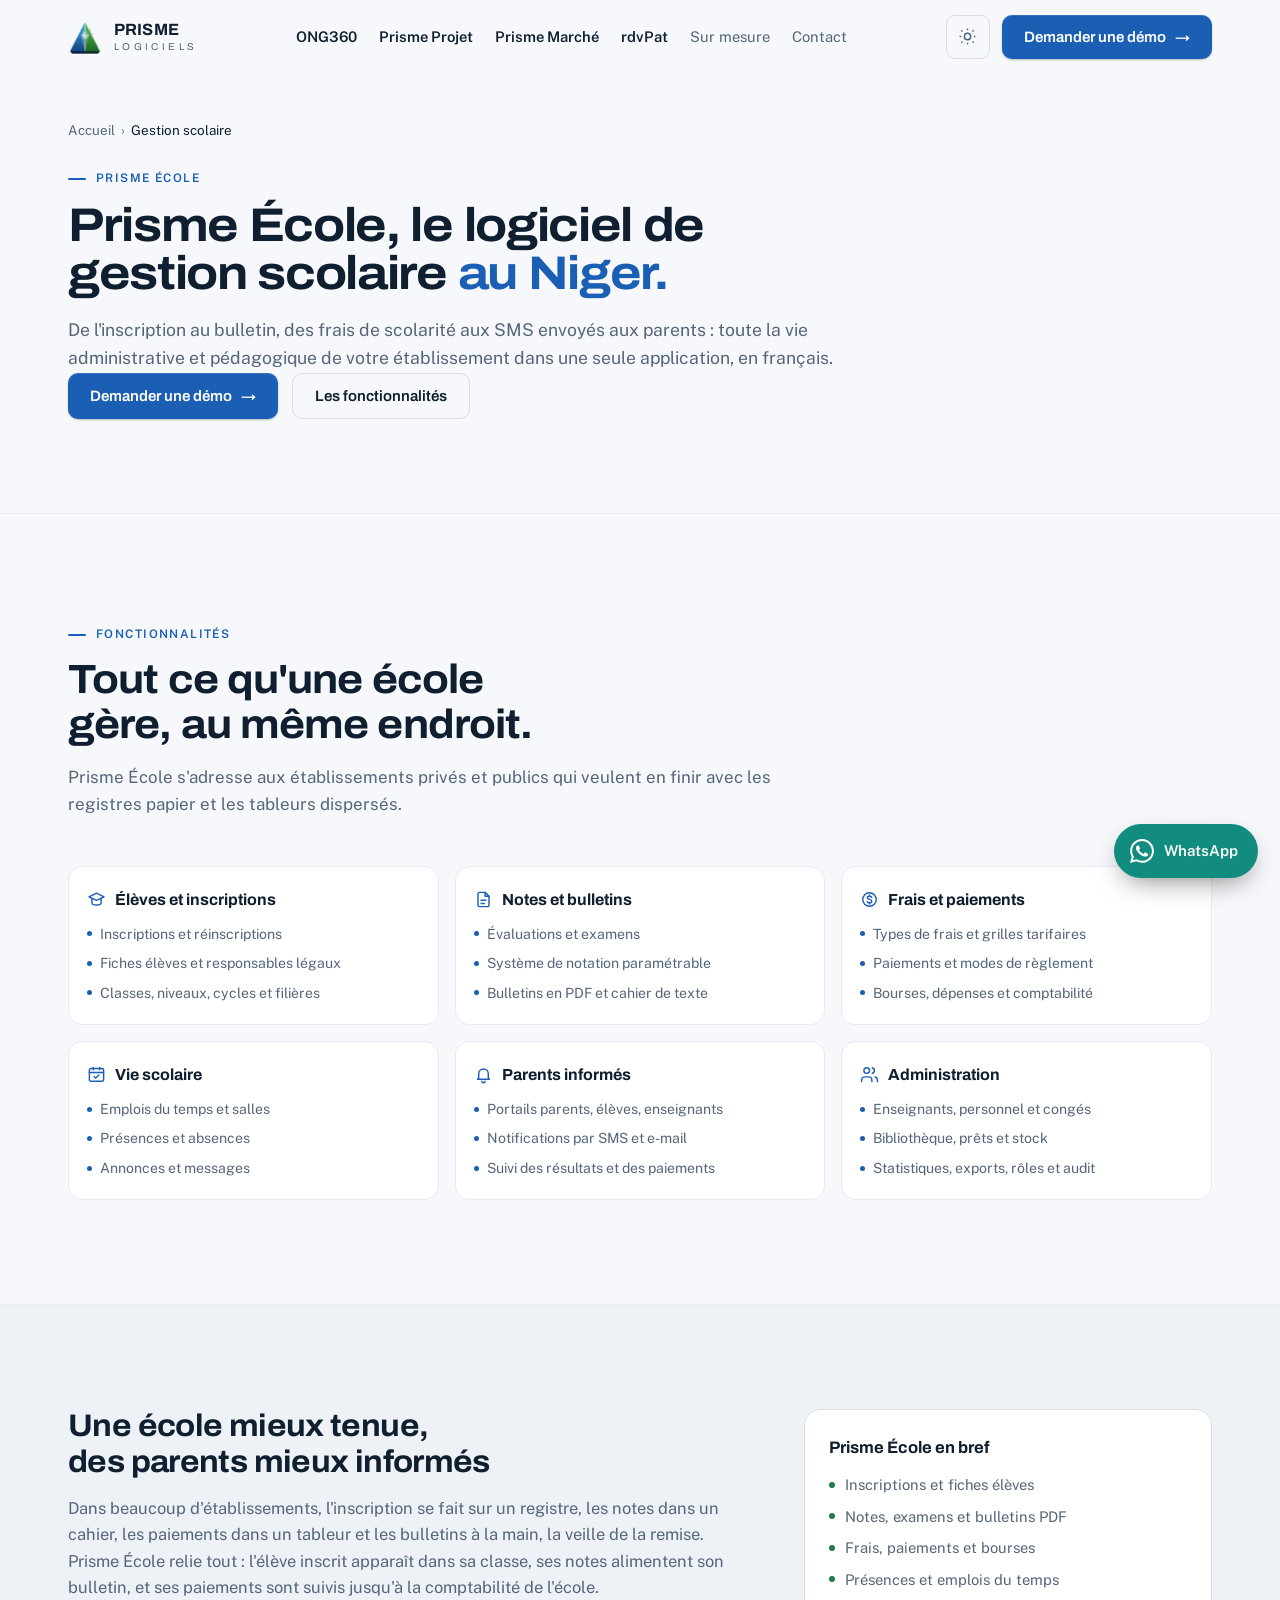
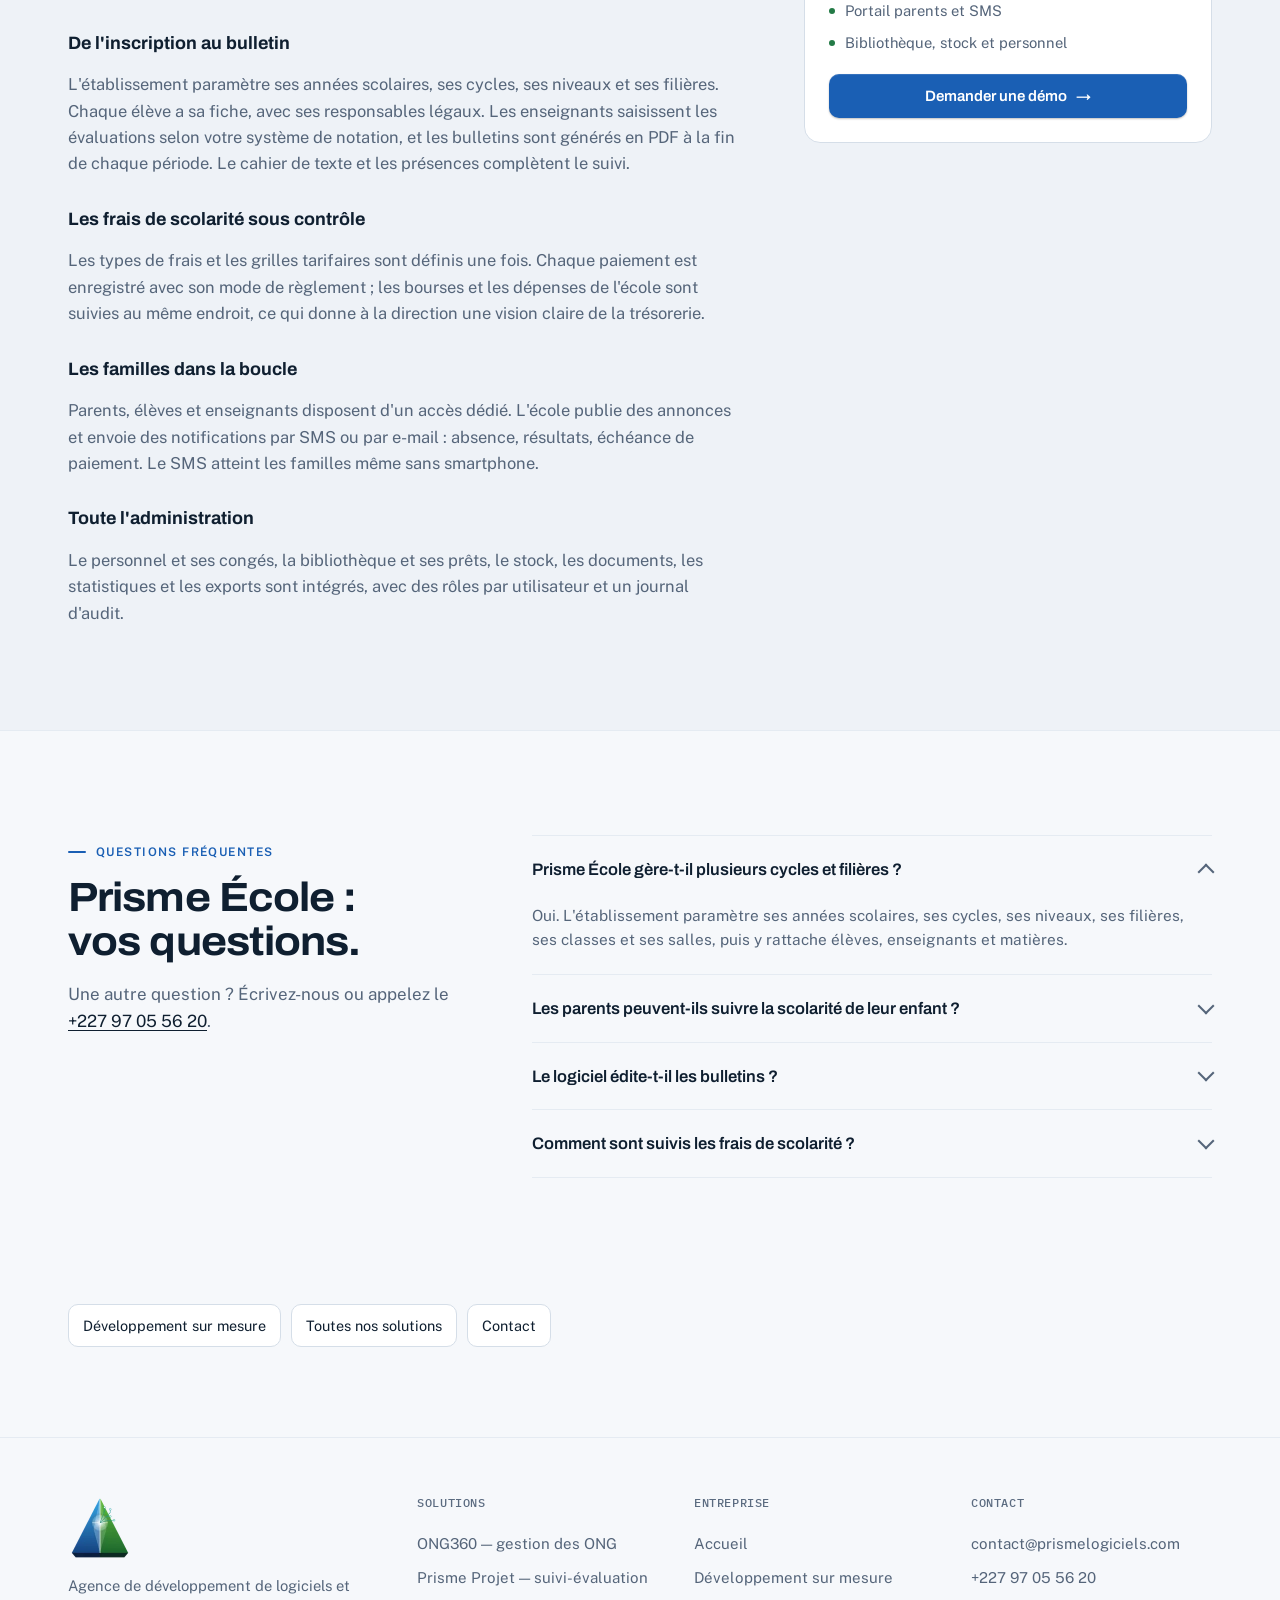
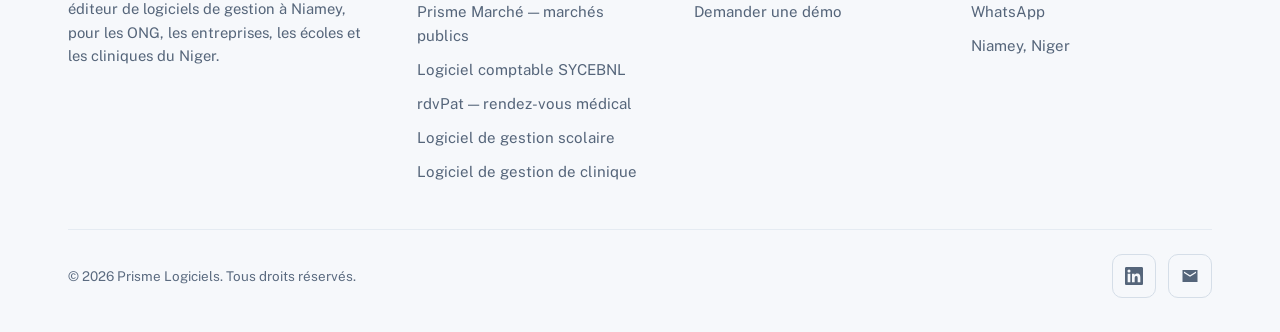
<file: logiciel-gestion-scolaire.html>
<!DOCTYPE html>
<html lang="fr" data-theme="light">
<head>
<meta charset="UTF-8" />
<meta name="viewport" content="width=device-width, initial-scale=1.0" />
<script>(function(){try{var t=localStorage.getItem('theme');if(t!=='dark'){t='light';}document.documentElement.setAttribute('data-theme',t);}catch(e){document.documentElement.setAttribute('data-theme','light');}})();</script>
<title>Logiciel de gestion scolaire au Niger | Prisme École</title>
<meta name="description" content="Prisme École, logiciel de gestion scolaire au Niger : inscriptions, frais et paiements, notes et bulletins, présences, emplois du temps et SMS aux parents." />
<link rel="canonical" href="https://prismelogiciels.com/logiciel-gestion-scolaire" />
<meta name="robots" content="index, follow" />
<meta name="theme-color" content="#f6f8fb" id="metaTheme" />
<link rel="icon" type="image/png" sizes="48x48" href="/assets/favicon-48.png" />
<link rel="apple-touch-icon" href="/assets/apple-touch-icon.png" />
<meta property="og:type" content="website" />
<meta property="og:site_name" content="Prisme Logiciels" />
<meta property="og:locale" content="fr_FR" />
<meta property="og:title" content="Logiciel de gestion scolaire au Niger | Prisme École" />
<meta property="og:description" content="Prisme École, logiciel de gestion scolaire au Niger : inscriptions, frais et paiements, notes et bulletins, présences, emplois du temps et SMS aux parents." />
<meta property="og:url" content="https://prismelogiciels.com/logiciel-gestion-scolaire" />
<meta property="og:image" content="https://prismelogiciels.com/assets/og-cover.png" />
<meta property="og:image:width" content="1200" />
<meta property="og:image:height" content="630" />
<meta property="og:image:alt" content="Prisme Logiciels, agence de développement de logiciels à Niamey" />
<meta name="twitter:card" content="summary_large_image" />
<meta name="twitter:title" content="Logiciel de gestion scolaire au Niger | Prisme École" />
<meta name="twitter:description" content="Prisme École, logiciel de gestion scolaire au Niger : inscriptions, frais et paiements, notes et bulletins, présences, emplois du temps et SMS aux parents." />
<meta name="twitter:image" content="https://prismelogiciels.com/assets/og-cover.png" />
<script type="application/ld+json">{"@context":"https://schema.org","@graph":[{"@type":"ProfessionalService","@id":"https://prismelogiciels.com/#org","name":"Prisme Logiciels","alternateName":"PRISME LOGICIELS","description":"Agence de développement de logiciels et éditeur de logiciels de gestion à Niamey : ONG360, Prisme Projet, Prisme Marché, rdvPat, comptabilité SYCEBNL, paie, gestion scolaire, gestion de clinique et développement sur mesure.","url":"https://prismelogiciels.com/","logo":"https://prismelogiciels.com/assets/icon.png","image":"https://prismelogiciels.com/assets/og-cover.png","email":"contact@prismelogiciels.com","telephone":"+227 97 05 56 20","address":{"@type":"PostalAddress","addressLocality":"Niamey","postalCode":"8001","addressCountry":"NE"},"sameAs":["https://www.linkedin.com/company/134564122"],"openingHoursSpecification":[{"@type":"OpeningHoursSpecification","dayOfWeek":["Monday","Tuesday","Wednesday","Thursday","Friday","Saturday","Sunday"],"opens":"00:00","closes":"23:59"}],"areaServed":{"@type":"Country","name":"Niger"},"knowsAbout":["Développement de logiciels sur mesure","Logiciel de gestion des ONG","Comptabilité SYCEBNL","Paie au Niger","Suivi-évaluation de projets","Gestion de projet","Passation des marchés publics","Gestion scolaire","Gestion de clinique","Prise de rendez-vous médical"]},{"@type":"BreadcrumbList","itemListElement":[{"@type":"ListItem","position":1,"name":"Accueil","item":"https://prismelogiciels.com/"},{"@type":"ListItem","position":2,"name":"Gestion scolaire","item":"https://prismelogiciels.com/logiciel-gestion-scolaire"}]},{"@type":"SoftwareApplication","name":"Prisme École","applicationCategory":"EducationalApplication","operatingSystem":"Web","inLanguage":"fr","description":"Logiciel de gestion scolaire : inscriptions, frais et paiements, notes et bulletins, présences, emplois du temps, portail parents et SMS.","url":"https://prismelogiciels.com/logiciel-gestion-scolaire","publisher":{"@id":"https://prismelogiciels.com/#org"}},{"@type":"FAQPage","mainEntity":[{"@type":"Question","name":"Prisme École gère-t-il plusieurs cycles et filières ?","acceptedAnswer":{"@type":"Answer","text":"Oui. L'établissement paramètre ses années scolaires, ses cycles, ses niveaux, ses filières, ses classes et ses salles, puis y rattache élèves, enseignants et matières."}},{"@type":"Question","name":"Les parents peuvent-ils suivre la scolarité de leur enfant ?","acceptedAnswer":{"@type":"Answer","text":"Oui. Un portail est prévu pour les parents, les élèves et les enseignants, et l'école peut envoyer des annonces et des notifications par SMS ou par e-mail."}},{"@type":"Question","name":"Le logiciel édite-t-il les bulletins ?","acceptedAnswer":{"@type":"Answer","text":"Oui. Les évaluations et les examens sont saisis selon votre système de notation, et les bulletins sont produits en PDF à la fin de chaque période."}},{"@type":"Question","name":"Comment sont suivis les frais de scolarité ?","acceptedAnswer":{"@type":"Answer","text":"Vous définissez vos types de frais et vos grilles tarifaires ; chaque paiement est enregistré avec son mode de règlement, et les bourses comme les dépenses de l'école sont suivies jusqu'à la comptabilité."}}]}]}</script>
<link rel="preconnect" href="https://fonts.googleapis.com" />
<link rel="preconnect" href="https://fonts.gstatic.com" crossorigin />
<link rel="stylesheet" href="https://fonts.googleapis.com/css2?family=Archivo:wdth,wght@100..125,400..800&family=IBM+Plex+Mono:wght@400;500;600&family=Public+Sans:wght@400;500;600;700&display=swap" media="print" onload="this.media='all'" />
<noscript><link rel="stylesheet" href="https://fonts.googleapis.com/css2?family=Archivo:wdth,wght@100..125,400..800&family=IBM+Plex+Mono:wght@400;500;600&family=Public+Sans:wght@400;500;600;700&display=swap" /></noscript>
<link rel="stylesheet" href="/assets/site.css?v=6" />
</head>
<body>
<a class="skip-link" href="#contenu">Aller au contenu principal</a>

<header id="hdr">
  <div class="wrap nav">
    <a href="/" class="brand">
      <img src="/assets/icon-72.webp" alt="" width="34" height="34" />
      <b>PRISME <span>LOGICIELS</span></b><span class="sr-only"> — accueil</span>
    </a>
    <nav class="nav-links" aria-label="Navigation principale">
      <a href="/ong360" class="prod">ONG360</a>
      <a href="/prisme-projet" class="prod">Prisme Projet</a>
      <a href="/prisme-marche" class="prod">Prisme Marché</a>
      <a href="/rdvpat" class="prod">rdvPat</a>
      <a href="/developpement-logiciel-sur-mesure">Sur mesure</a>
      <a href="/contact">Contact</a>
    </nav>
    <div class="nav-right">
      <button class="theme-btn" id="themeBtn" type="button" aria-label="Basculer entre thème clair et sombre" title="Thème clair / sombre">
        <svg class="moon" viewBox="0 0 24 24" aria-hidden="true"><path d="M21 12.8A9 9 0 1 1 11.2 3a7 7 0 0 0 9.8 9.8z"/></svg>
        <svg class="sun" viewBox="0 0 24 24" aria-hidden="true"><circle cx="12" cy="12" r="4"/><path d="M12 2v2M12 20v2M4 12H2M22 12h-2M5.6 5.6 4.2 4.2M19.8 19.8l-1.4-1.4M18.4 5.6l1.4-1.4M4.2 19.8l1.4-1.4"/></svg>
      </button>
      <a href="/contact" class="btn btn-primary">Demander une démo <span class="arr" aria-hidden="true">→</span></a>
      <button class="menu-btn" id="menuBtn" type="button" aria-label="Ouvrir le menu" aria-expanded="false" aria-controls="mobilePanel"><span></span></button>
    </div>
  </div>
</header>
<nav class="mobile-panel" id="mobilePanel" aria-label="Navigation mobile">
  <a href="/">Accueil</a>
  <a href="/ong360">ONG360</a>
      <a href="/prisme-projet">Prisme Projet <span class="new">Nouveau</span></a>
      <a href="/prisme-marche">Prisme Marché <span class="new">Nouveau</span></a>
      <a href="/rdvpat">rdvPat</a>
      <a href="/developpement-logiciel-sur-mesure">Sur mesure</a>
      <a href="/contact">Contact</a>
  <a href="/logiciel-comptable">Logiciel comptable</a>
  <a href="/logiciel-gestion-scolaire">Gestion scolaire</a>
  <a href="/logiciel-gestion-clinique">Gestion de clinique</a>
  <a href="/contact" class="btn btn-primary">Demander une démo →</a>
</nav>

<main id="contenu">
<section class="page-hero solo" aria-labelledby="ec-title">
  <div class="wrap">
    <nav class="crumbs" aria-label="Fil d'Ariane"><ol><li><a href="/">Accueil</a></li><li><span aria-current="page">Gestion scolaire</span></li></ol></nav>
    <span class="eyebrow">Prisme École</span>
    <h1 id="ec-title">Prisme École, le logiciel de gestion scolaire <span class="grad-text">au Niger.</span></h1>
    <p class="lead">De l'inscription au bulletin, des frais de scolarité aux SMS envoyés aux parents : toute la vie administrative et pédagogique de votre établissement dans une seule application, en français.</p>
    <div class="hero-cta">
      <a href="/contact?produit=Prisme%20%C3%89cole" class="btn btn-primary">Demander une démo <span class="arr" aria-hidden="true">→</span></a>
      <a href="#fonctions" class="btn btn-ghost">Les fonctionnalités</a>
    </div>
  </div>
</section>

<section class="sec" id="fonctions" aria-labelledby="fn-title">
  <div class="wrap">
    <div class="sec-head reveal">
      <span class="eyebrow">Fonctionnalités</span>
      <h2 id="fn-title">Tout ce qu'une école gère, au même endroit.</h2>
      <p>Prisme École s'adresse aux établissements privés et publics qui veulent en finir avec les registres papier et les tableurs dispersés.</p>
    </div>
    <div class="audiences">
  <div class="aud reveal d1"><h3><svg viewBox="0 0 24 24" aria-hidden="true"><path d="M12 4L2.5 8.6 12 13.2l9.5-4.6L12 4z"/><path d="M6.2 10.6V16c0 1.6 2.6 2.9 5.8 2.9s5.8-1.3 5.8-2.9v-5.4"/></svg>Élèves et inscriptions</h3><ul><li>Inscriptions et réinscriptions</li><li>Fiches élèves et responsables légaux</li><li>Classes, niveaux, cycles et filières</li></ul></div>
  <div class="aud reveal d2"><h3><svg viewBox="0 0 24 24" aria-hidden="true"><path d="M14 3H7a2 2 0 0 0-2 2v14a2 2 0 0 0 2 2h10a2 2 0 0 0 2-2V8l-5-5z"/><path d="M14 3v5h5M9 13h6M9 17h4"/></svg>Notes et bulletins</h3><ul><li>Évaluations et examens</li><li>Système de notation paramétrable</li><li>Bulletins en PDF et cahier de texte</li></ul></div>
  <div class="aud reveal d3"><h3><svg viewBox="0 0 24 24" aria-hidden="true"><circle cx="12" cy="12" r="8.5"/><path d="M14.8 9.2c-.5-.9-1.6-1.4-2.8-1.4-1.6 0-2.8.8-2.8 2s1.1 1.7 2.8 2.1 2.9.9 2.9 2.2-1.3 2.1-2.9 2.1c-1.3 0-2.4-.6-2.9-1.5M12 6.3v1.5M12 16.2v1.5"/></svg>Frais et paiements</h3><ul><li>Types de frais et grilles tarifaires</li><li>Paiements et modes de règlement</li><li>Bourses, dépenses et comptabilité</li></ul></div>
  <div class="aud reveal d1"><h3><svg viewBox="0 0 24 24" aria-hidden="true"><rect x="3" y="4.5" width="18" height="16" rx="2"/><path d="M3 9.5h18M8 3v3M16 3v3M9 14.5l2 2 4-4"/></svg>Vie scolaire</h3><ul><li>Emplois du temps et salles</li><li>Présences et absences</li><li>Annonces et messages</li></ul></div>
  <div class="aud reveal d2"><h3><svg viewBox="0 0 24 24" aria-hidden="true"><path d="M6 16V11a6 6 0 0 1 12 0v5l1.5 2h-15z"/><path d="M10 20.5a2 2 0 0 0 4 0"/></svg>Parents informés</h3><ul><li>Portails parents, élèves, enseignants</li><li>Notifications par SMS et e-mail</li><li>Suivi des résultats et des paiements</li></ul></div>
  <div class="aud reveal d3"><h3><svg viewBox="0 0 24 24" aria-hidden="true"><path d="M15 21v-2a4 4 0 0 0-4-4H6a4 4 0 0 0-4 4v2"/><circle cx="8.5" cy="7" r="3.6"/><path d="M22 21v-2a4 4 0 0 0-3-3.9M15.5 3.4a3.6 3.6 0 0 1 0 7"/></svg>Administration</h3><ul><li>Enseignants, personnel et congés</li><li>Bibliothèque, prêts et stock</li><li>Statistiques, exports, rôles et audit</li></ul></div>
</div>
  </div>
</section>

<section class="sec band" id="details" aria-labelledby="det-title">
  <div class="wrap two-col">
    <div class="prose reveal">
      <h2 id="det-title">Une école mieux tenue, des parents mieux informés</h2>
      <p>Dans beaucoup d'établissements, l'inscription se fait sur un registre, les notes dans un cahier, les paiements dans un tableur et les bulletins à la main, la veille de la remise. Prisme École relie tout : l'élève inscrit apparaît dans sa classe, ses notes alimentent son bulletin, et ses paiements sont suivis jusqu'à la comptabilité de l'école.</p>
      <h3>De l'inscription au bulletin</h3>
      <p>L'établissement paramètre ses années scolaires, ses cycles, ses niveaux et ses filières. Chaque élève a sa fiche, avec ses responsables légaux. Les enseignants saisissent les évaluations selon votre système de notation, et les bulletins sont générés en PDF à la fin de chaque période. Le cahier de texte et les présences complètent le suivi.</p>
      <h3>Les frais de scolarité sous contrôle</h3>
      <p>Les types de frais et les grilles tarifaires sont définis une fois. Chaque paiement est enregistré avec son mode de règlement ; les bourses et les dépenses de l'école sont suivies au même endroit, ce qui donne à la direction une vision claire de la trésorerie.</p>
      <h3>Les familles dans la boucle</h3>
      <p>Parents, élèves et enseignants disposent d'un accès dédié. L'école publie des annonces et envoie des notifications par SMS ou par e-mail : absence, résultats, échéance de paiement. Le SMS atteint les familles même sans smartphone.</p>
      <h3>Toute l'administration</h3>
      <p>Le personnel et ses congés, la bibliothèque et ses prêts, le stock, les documents, les statistiques et les exports sont intégrés, avec des rôles par utilisateur et un journal d'audit.</p>
    </div>
    <aside class="aside-box reveal d2"><h3>Prisme École en bref</h3><ul><li>Inscriptions et fiches élèves</li><li>Notes, examens et bulletins PDF</li><li>Frais, paiements et bourses</li><li>Présences et emplois du temps</li><li>Portail parents et SMS</li><li>Bibliothèque, stock et personnel</li></ul><a href="/contact?produit=Prisme%20%C3%89cole" class="btn btn-primary">Demander une démo <span class="arr" aria-hidden="true">→</span></a></aside>
  </div>
</section>
<section class="sec" id="faq" aria-labelledby="faq-title">
  <div class="wrap faq-grid">
    <div class="sec-head reveal" style="margin-bottom:0">
      <span class="eyebrow">Questions fréquentes</span>
      <h2 id="faq-title">Prisme École : vos questions.</h2>
      <p>Une autre question ? Écrivez-nous ou appelez le <a href="tel:+22797055620" style="color:var(--text);text-decoration:underline;text-underline-offset:3px">+227 97 05 56 20</a>.</p>
    </div>
    <div class="faq reveal d1">
      <details open>
        <summary>Prisme École gère-t-il plusieurs cycles et filières ?</summary>
        <p>Oui. L'établissement paramètre ses années scolaires, ses cycles, ses niveaux, ses filières, ses classes et ses salles, puis y rattache élèves, enseignants et matières.</p>
      </details>
      <details>
        <summary>Les parents peuvent-ils suivre la scolarité de leur enfant ?</summary>
        <p>Oui. Un portail est prévu pour les parents, les élèves et les enseignants, et l'école peut envoyer des annonces et des notifications par SMS ou par e-mail.</p>
      </details>
      <details>
        <summary>Le logiciel édite-t-il les bulletins ?</summary>
        <p>Oui. Les évaluations et les examens sont saisis selon votre système de notation, et les bulletins sont produits en PDF à la fin de chaque période.</p>
      </details>
      <details>
        <summary>Comment sont suivis les frais de scolarité ?</summary>
        <p>Vous définissez vos types de frais et vos grilles tarifaires ; chaque paiement est enregistré avec son mode de règlement, et les bourses comme les dépenses de l'école sont suivies jusqu'à la comptabilité.</p>
      </details>
    </div>
  </div>
</section>
<div class="wrap"><div class="related"><a href="/developpement-logiciel-sur-mesure">Développement sur mesure</a><a href="/">Toutes nos solutions</a><a href="/contact">Contact</a></div></div>
<div style="height:90px"></div>

</main>

<footer>
  <div class="wrap">
    <div class="foot-grid">
      <div class="brand-foot">
        <img src="/assets/icon-128.webp" alt="Prisme Logiciels" width="64" height="64" loading="lazy" />
        <p>Agence de développement de logiciels et éditeur de logiciels de gestion à Niamey, pour les ONG, les entreprises, les écoles et les cliniques du Niger.</p>
      </div>
      <div class="foot-col">
        <p class="foot-h">SOLUTIONS</p>
        <a href="/ong360">ONG360 — gestion des ONG</a>
        <a href="/prisme-projet">Prisme Projet — suivi-évaluation</a>
        <a href="/prisme-marche">Prisme Marché — marchés publics</a>
        <a href="/logiciel-comptable">Logiciel comptable SYCEBNL</a>
        <a href="/rdvpat">rdvPat — rendez-vous médical</a>
        <a href="/logiciel-gestion-scolaire">Logiciel de gestion scolaire</a>
        <a href="/logiciel-gestion-clinique">Logiciel de gestion de clinique</a>
      </div>
      <div class="foot-col">
        <p class="foot-h">ENTREPRISE</p>
        <a href="/">Accueil</a>
        <a href="/developpement-logiciel-sur-mesure">Développement sur mesure</a>
        <a href="/contact">Demander une démo</a>
      </div>
      <div class="foot-col">
        <p class="foot-h">CONTACT</p>
        <a href="mailto:ousmanelyabdoulaye@gmail.com">contact@prismelogiciels.com</a>
        <a href="tel:+22797055620">+227 97 05 56 20</a>
        <a href="https://wa.me/22797055620?text=Bonjour%20Prisme%20Logiciels%2C%20je%20souhaite%20une%20d%C3%A9monstration." target="_blank" rel="noopener">WhatsApp</a>
        <a href="/contact">Niamey, Niger</a>
      </div>
    </div>
    <div class="foot-bottom">
      <p>© <span id="year">2026</span> Prisme Logiciels. Tous droits réservés.</p>
      <div class="socials">
        <a href="https://www.linkedin.com/company/134564122" aria-label="LinkedIn"><svg viewBox="0 0 24 24" aria-hidden="true"><path d="M20.45 20.45h-3.56v-5.57c0-1.33-.02-3.04-1.85-3.04-1.85 0-2.13 1.45-2.13 2.94v5.67H9.35V9h3.41v1.56h.05c.48-.9 1.64-1.85 3.37-1.85 3.6 0 4.27 2.37 4.27 5.46v6.28zM5.34 7.43a2.06 2.06 0 1 1 0-4.13 2.06 2.06 0 0 1 0 4.13zM7.12 20.45H3.56V9h3.56v11.45zM22.22 0H1.77C.79 0 0 .77 0 1.73v20.54C0 23.23.79 24 1.77 24h20.45c.98 0 1.78-.77 1.78-1.73V1.73C24 .77 23.2 0 22.22 0z"/></svg></a>
        <a href="mailto:contact@prismelogiciels.com" aria-label="Email"><svg viewBox="0 0 24 24" aria-hidden="true"><path d="M22 4H2v16h20V4zm-2 4l-8 5-8-5V6l8 5 8-5v2z"/></svg></a>
      </div>
    </div>
  </div>
</footer>

<a class="wa-float" href="https://wa.me/22797055620?text=Bonjour%20Prisme%20Logiciels%2C%20je%20souhaite%20une%20d%C3%A9monstration." target="_blank" rel="noopener" aria-label="Discuter sur WhatsApp avec Prisme Logiciels">
  <svg viewBox="0 0 24 24" aria-hidden="true"><path d="M17.47 14.38c-.3-.15-1.76-.87-2.03-.97-.27-.1-.47-.15-.67.15-.2.3-.77.97-.94 1.16-.17.2-.35.22-.64.07-.3-.15-1.26-.46-2.39-1.47-.88-.79-1.48-1.76-1.65-2.06-.17-.3-.02-.46.13-.61.13-.13.3-.35.45-.52.15-.17.2-.3.3-.5.1-.2.05-.37-.03-.52-.07-.15-.67-1.61-.92-2.21-.24-.58-.49-.5-.67-.51h-.57c-.2 0-.52.07-.79.37-.27.3-1.04 1.02-1.04 2.48s1.06 2.88 1.21 3.07c.15.2 2.1 3.2 5.08 4.49.71.31 1.26.49 1.7.63.71.23 1.36.2 1.87.12.57-.09 1.76-.72 2.01-1.41.25-.69.25-1.29.17-1.41-.07-.12-.27-.2-.57-.35zM12.05 21.78h-.01a9.87 9.87 0 0 1-5.03-1.38l-.36-.21-3.74.98 1-3.65-.24-.37a9.86 9.86 0 0 1-1.51-5.26c0-5.45 4.44-9.88 9.89-9.88 2.64 0 5.12 1.03 6.99 2.9a9.83 9.83 0 0 1 2.89 6.99c0 5.45-4.44 9.88-9.89 9.88zm8.41-18.3A11.82 11.82 0 0 0 12.05 0C5.5 0 .16 5.34.16 11.89c0 2.1.55 4.14 1.59 5.95L.06 24l6.3-1.65a11.88 11.88 0 0 0 5.68 1.45h.01c6.55 0 11.89-5.34 11.89-11.89 0-3.18-1.24-6.17-3.48-8.41z"/></svg>
  <span>WhatsApp</span>
</a>

<script src="/assets/site.js?v=3" defer></script>
</body>
</html>
</file>
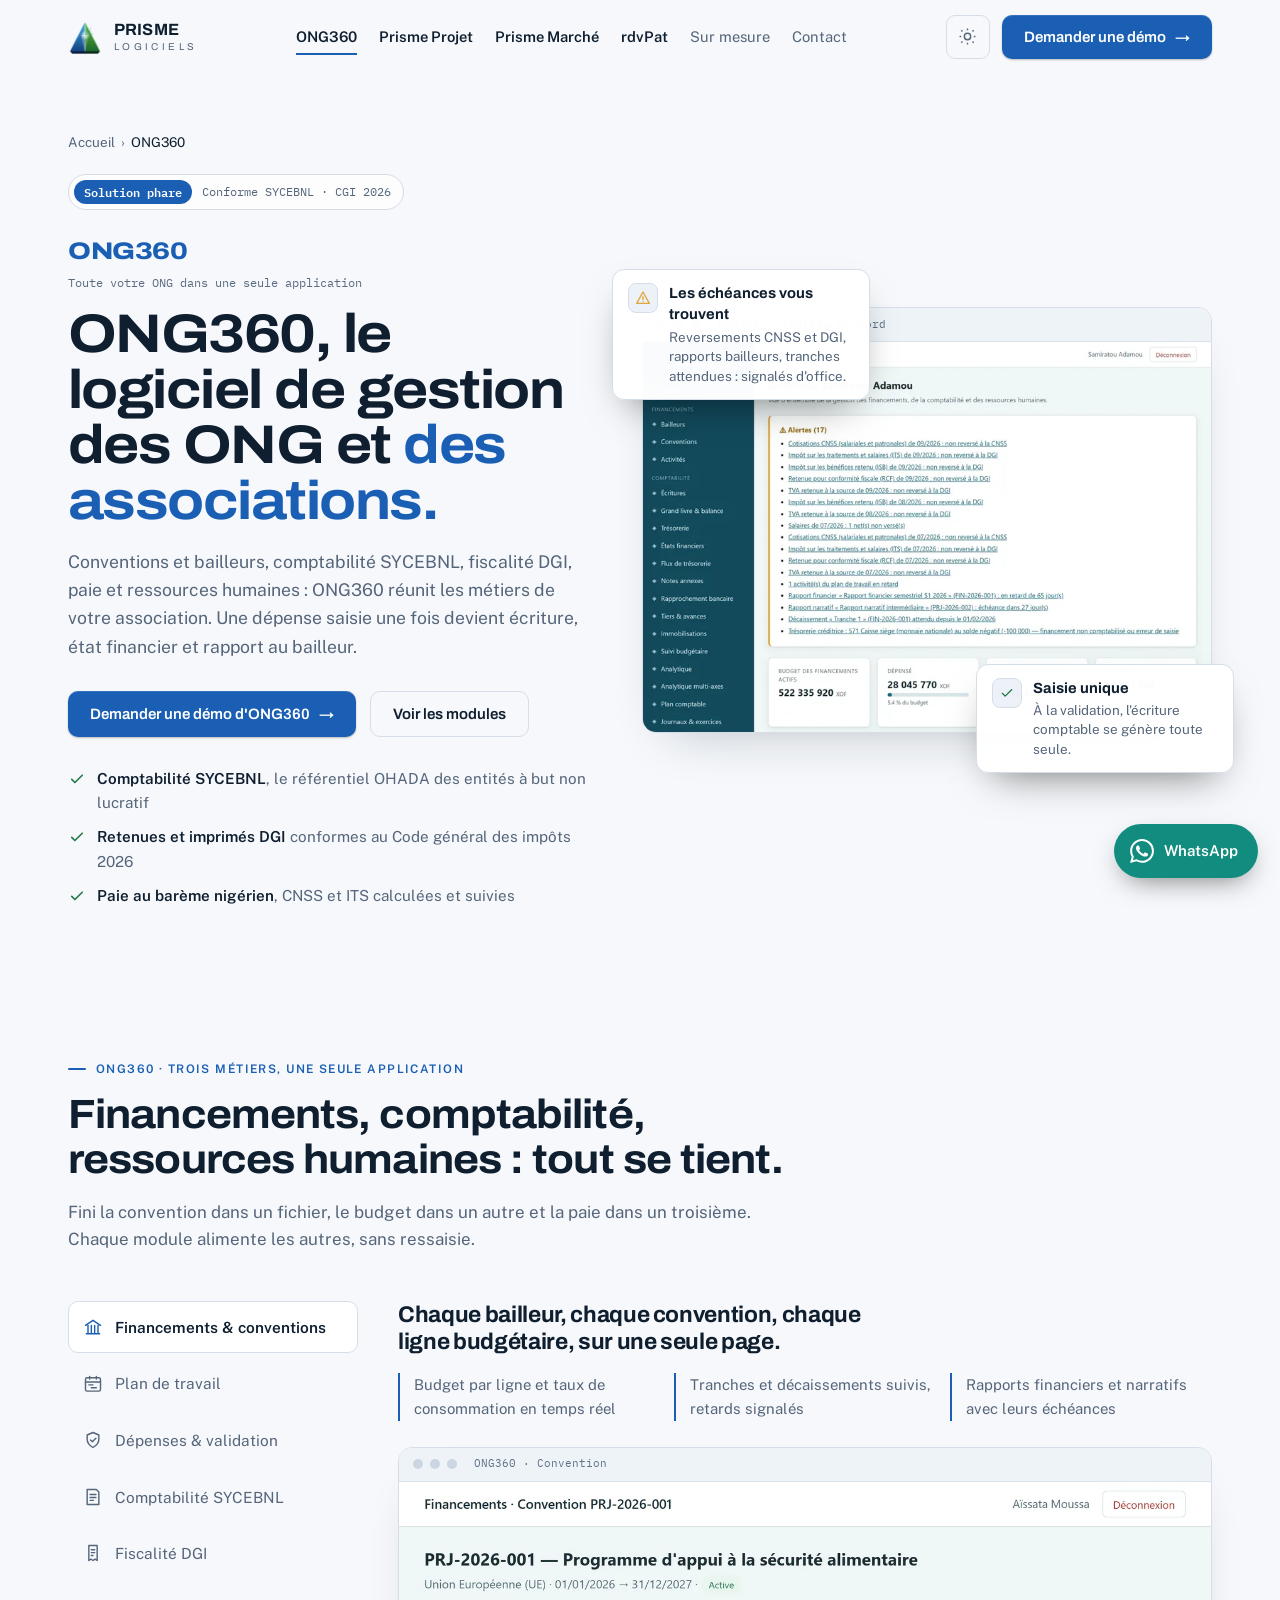
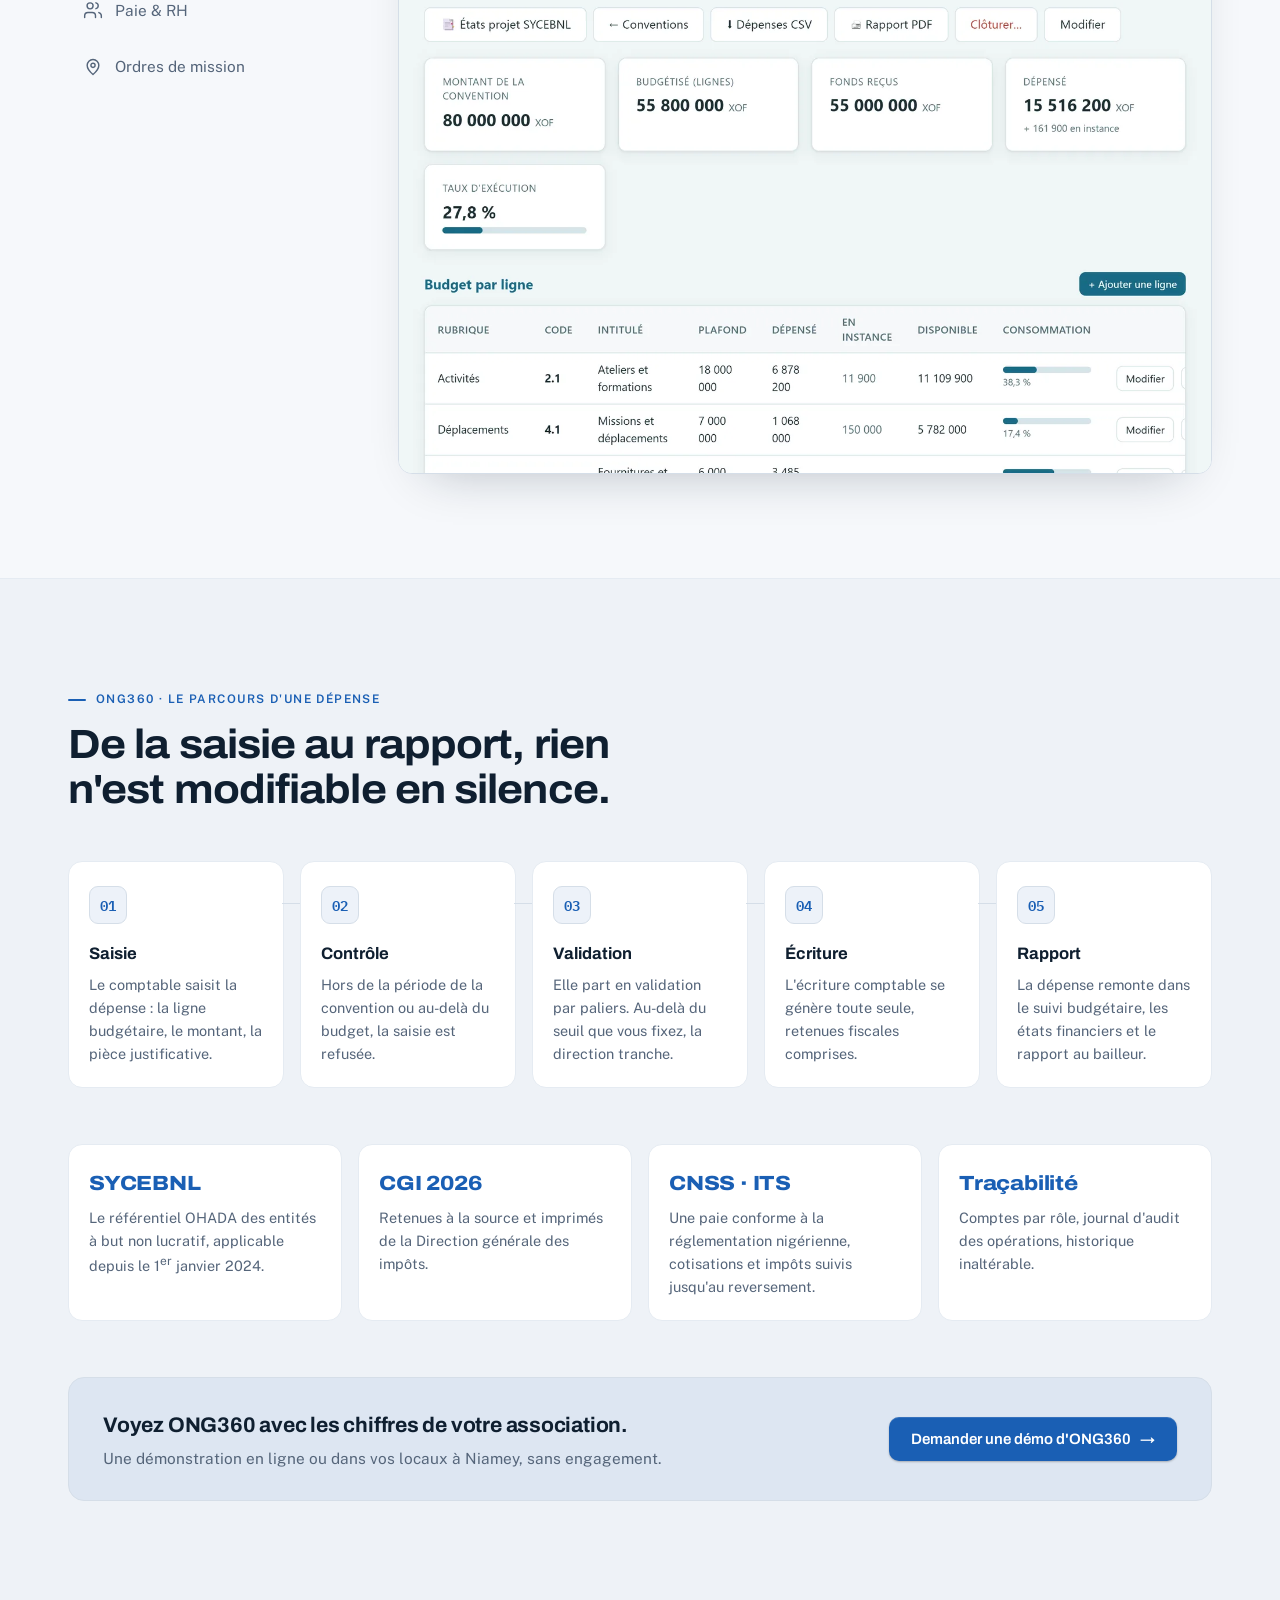
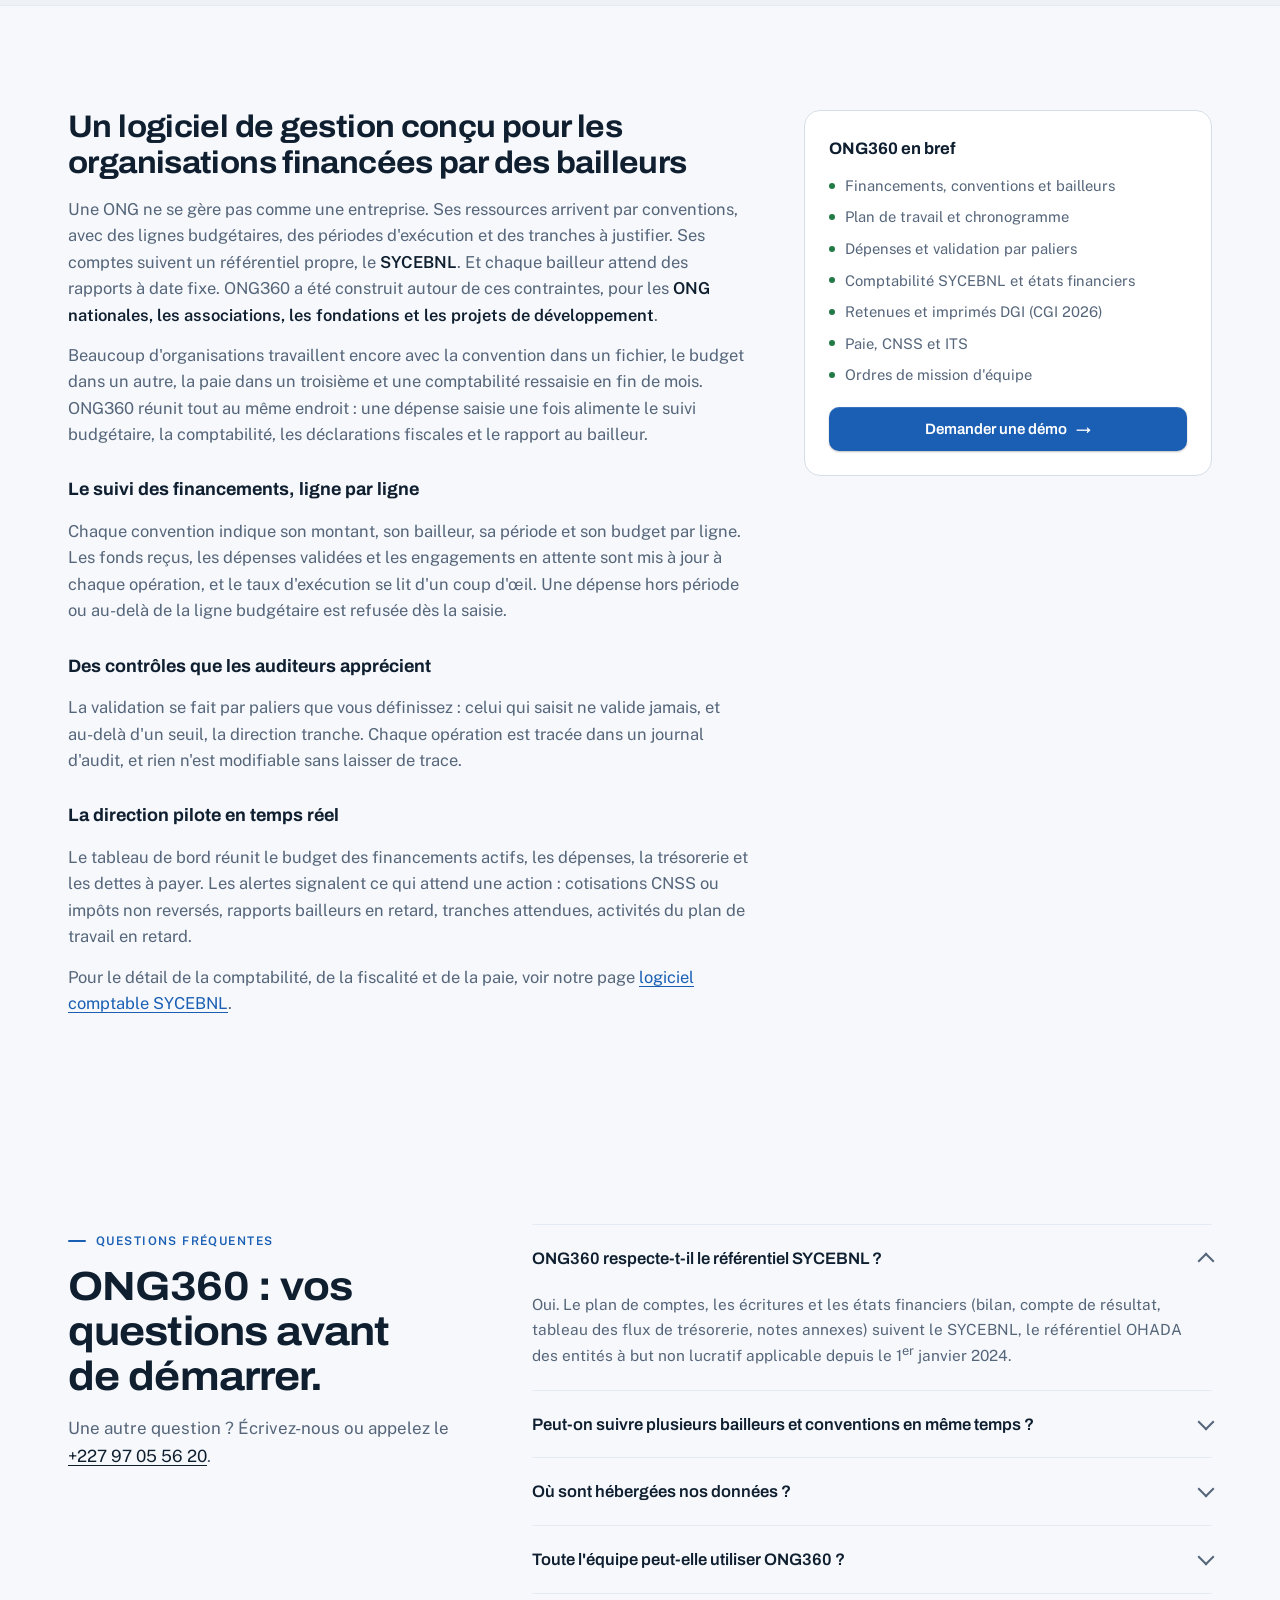
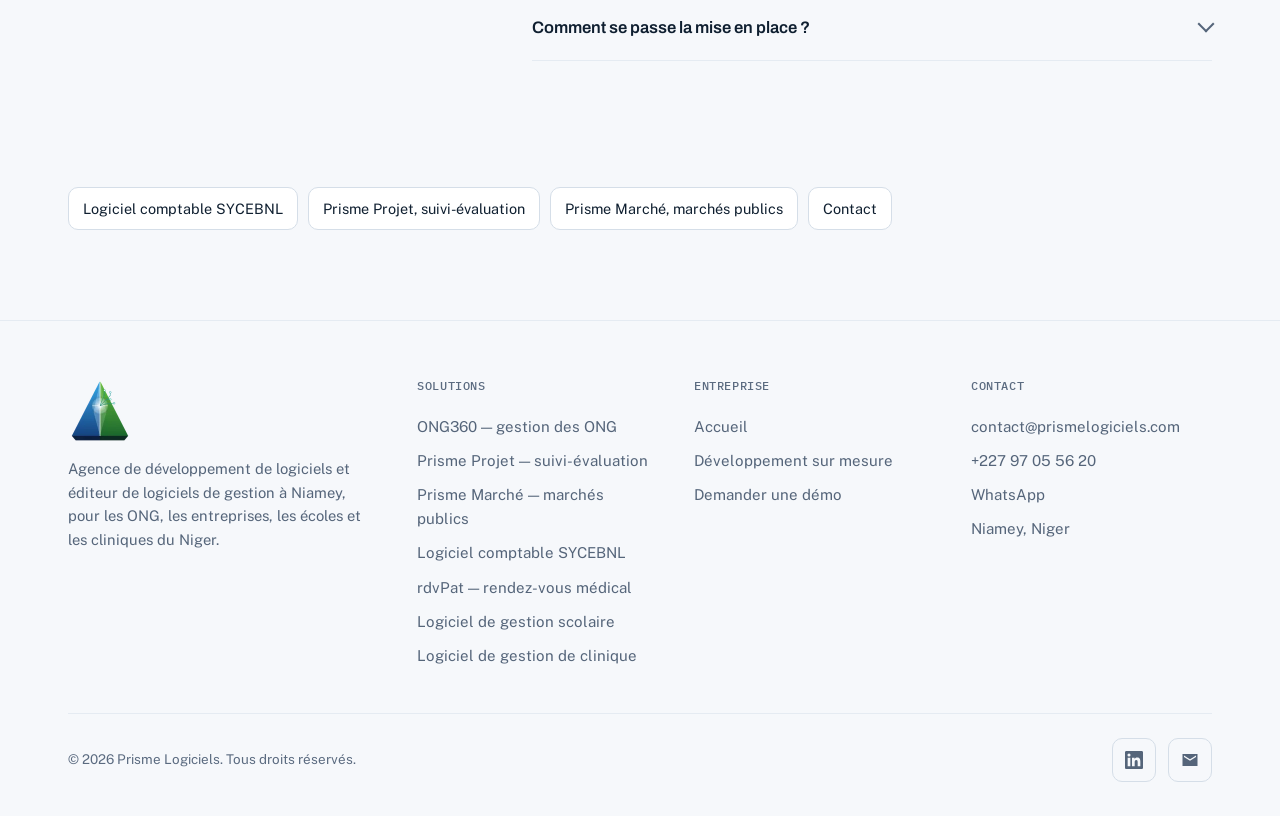
<file: ong360.html>
<!DOCTYPE html>
<html lang="fr" data-theme="light">
<head>
<meta charset="UTF-8" />
<meta name="viewport" content="width=device-width, initial-scale=1.0" />
<script>(function(){try{var t=localStorage.getItem('theme');if(t!=='dark'){t='light';}document.documentElement.setAttribute('data-theme',t);}catch(e){document.documentElement.setAttribute('data-theme','light');}})();</script>
<title>ONG360 : logiciel de gestion d'ONG et comptabilité SYCEBNL</title>
<meta name="description" content="ONG360, logiciel de gestion des ONG et associations : bailleurs et conventions, comptabilité SYCEBNL, fiscalité DGI et paie au Niger, en une application." />
<link rel="canonical" href="https://prismelogiciels.com/ong360" />
<meta name="robots" content="index, follow" />
<meta name="theme-color" content="#f6f8fb" id="metaTheme" />
<link rel="icon" type="image/png" sizes="48x48" href="/assets/favicon-48.png" />
<link rel="apple-touch-icon" href="/assets/apple-touch-icon.png" />
<meta property="og:type" content="website" />
<meta property="og:site_name" content="Prisme Logiciels" />
<meta property="og:locale" content="fr_FR" />
<meta property="og:title" content="ONG360 : logiciel de gestion d'ONG et comptabilité SYCEBNL" />
<meta property="og:description" content="ONG360, logiciel de gestion des ONG et associations : bailleurs et conventions, comptabilité SYCEBNL, fiscalité DGI et paie au Niger, en une application." />
<meta property="og:url" content="https://prismelogiciels.com/ong360" />
<meta property="og:image" content="https://prismelogiciels.com/assets/og-cover.png" />
<meta property="og:image:width" content="1200" />
<meta property="og:image:height" content="630" />
<meta property="og:image:alt" content="Prisme Logiciels, agence de développement de logiciels à Niamey" />
<meta name="twitter:card" content="summary_large_image" />
<meta name="twitter:title" content="ONG360 : logiciel de gestion d'ONG et comptabilité SYCEBNL" />
<meta name="twitter:description" content="ONG360, logiciel de gestion des ONG et associations : bailleurs et conventions, comptabilité SYCEBNL, fiscalité DGI et paie au Niger, en une application." />
<meta name="twitter:image" content="https://prismelogiciels.com/assets/og-cover.png" />
<script type="application/ld+json">{"@context":"https://schema.org","@graph":[{"@type":"ProfessionalService","@id":"https://prismelogiciels.com/#org","name":"Prisme Logiciels","alternateName":"PRISME LOGICIELS","description":"Agence de développement de logiciels et éditeur de logiciels de gestion à Niamey : ONG360, Prisme Projet, Prisme Marché, rdvPat, comptabilité SYCEBNL, paie, gestion scolaire, gestion de clinique et développement sur mesure.","url":"https://prismelogiciels.com/","logo":"https://prismelogiciels.com/assets/icon.png","image":"https://prismelogiciels.com/assets/og-cover.png","email":"contact@prismelogiciels.com","telephone":"+227 97 05 56 20","address":{"@type":"PostalAddress","addressLocality":"Niamey","postalCode":"8001","addressCountry":"NE"},"sameAs":["https://www.linkedin.com/company/134564122"],"openingHoursSpecification":[{"@type":"OpeningHoursSpecification","dayOfWeek":["Monday","Tuesday","Wednesday","Thursday","Friday","Saturday","Sunday"],"opens":"00:00","closes":"23:59"}],"areaServed":{"@type":"Country","name":"Niger"},"knowsAbout":["Développement de logiciels sur mesure","Logiciel de gestion des ONG","Comptabilité SYCEBNL","Paie au Niger","Suivi-évaluation de projets","Gestion de projet","Passation des marchés publics","Gestion scolaire","Gestion de clinique","Prise de rendez-vous médical"]},{"@type":"BreadcrumbList","itemListElement":[{"@type":"ListItem","position":1,"name":"Accueil","item":"https://prismelogiciels.com/"},{"@type":"ListItem","position":2,"name":"ONG360","item":"https://prismelogiciels.com/ong360"}]},{"@type":"SoftwareApplication","name":"ONG360","applicationCategory":"BusinessApplication","operatingSystem":"Web","inLanguage":"fr","description":"Logiciel de gestion intégrée des ONG et associations : financements et conventions, gestion de projet, comptabilité SYCEBNL, fiscalité DGI, ressources humaines et paie.","url":"https://prismelogiciels.com/ong360","image":"https://prismelogiciels.com/assets/ong360/tableau-de-bord.webp","publisher":{"@id":"https://prismelogiciels.com/#org"}},{"@type":"FAQPage","mainEntity":[{"@type":"Question","name":"ONG360 respecte-t-il le référentiel SYCEBNL ?","acceptedAnswer":{"@type":"Answer","text":"Oui. Le plan de comptes, les écritures et les états financiers (bilan, compte de résultat, tableau des flux de trésorerie, notes annexes) suivent le SYCEBNL, le référentiel OHADA des entités à but non lucratif applicable depuis le 1er janvier 2024."}},{"@type":"Question","name":"Peut-on suivre plusieurs bailleurs et conventions en même temps ?","acceptedAnswer":{"@type":"Answer","text":"Oui. Chaque bailleur, convention, ligne budgétaire et tranche est suivi séparément, avec sa consommation en temps réel. Les salaires et les dépenses sont imputés au bon financement, et les échéances des rapports financiers et narratifs sont signalées."}},{"@type":"Question","name":"Où sont hébergées nos données ?","acceptedAnswer":{"@type":"Answer","text":"Au choix : sur un serveur de votre organisation ou sur un serveur dédié que nous administrons. Dans les deux cas, des sauvegardes automatiques sont planifiées chaque jour."}},{"@type":"Question","name":"Toute l'équipe peut-elle utiliser ONG360 ?","acceptedAnswer":{"@type":"Answer","text":"Oui. Chacun dispose de son compte et de son rôle — comptable, financements, direction, ressources humaines — et ne voit que ce qui le concerne. Le journal d'audit garde la trace de chaque opération."}},{"@type":"Question","name":"Comment se passe la mise en place ?","acceptedAnswer":{"@type":"Answer","text":"Nous installons l'application, paramétrons votre plan de comptes, vos bailleurs, votre personnel et vos circuits de validation, puis formons chaque utilisateur. La maintenance et les évolutions sont assurées ensuite par la même équipe."}}]}]}</script>
<link rel="preconnect" href="https://fonts.googleapis.com" />
<link rel="preconnect" href="https://fonts.gstatic.com" crossorigin />
<link rel="stylesheet" href="https://fonts.googleapis.com/css2?family=Archivo:wdth,wght@100..125,400..800&family=IBM+Plex+Mono:wght@400;500;600&family=Public+Sans:wght@400;500;600;700&display=swap" media="print" onload="this.media='all'" />
<noscript><link rel="stylesheet" href="https://fonts.googleapis.com/css2?family=Archivo:wdth,wght@100..125,400..800&family=IBM+Plex+Mono:wght@400;500;600&family=Public+Sans:wght@400;500;600;700&display=swap" /></noscript>
<link rel="stylesheet" href="/assets/site.css?v=6" />
<link rel="preload" as="image" type="image/webp" imagesrcset="/assets/ong360/tableau-de-bord-800.webp 800w, /assets/ong360/tableau-de-bord-1200.webp 1200w, /assets/ong360/tableau-de-bord.webp 1600w" imagesizes="(max-width: 980px) 92vw, 640px" />
</head>
<body>
<a class="skip-link" href="#contenu">Aller au contenu principal</a>

<header id="hdr">
  <div class="wrap nav">
    <a href="/" class="brand">
      <img src="/assets/icon-72.webp" alt="" width="34" height="34" />
      <b>PRISME <span>LOGICIELS</span></b><span class="sr-only"> — accueil</span>
    </a>
    <nav class="nav-links" aria-label="Navigation principale">
      <a href="/ong360" class="prod" aria-current="page">ONG360</a>
      <a href="/prisme-projet" class="prod">Prisme Projet</a>
      <a href="/prisme-marche" class="prod">Prisme Marché</a>
      <a href="/rdvpat" class="prod">rdvPat</a>
      <a href="/developpement-logiciel-sur-mesure">Sur mesure</a>
      <a href="/contact">Contact</a>
    </nav>
    <div class="nav-right">
      <button class="theme-btn" id="themeBtn" type="button" aria-label="Basculer entre thème clair et sombre" title="Thème clair / sombre">
        <svg class="moon" viewBox="0 0 24 24" aria-hidden="true"><path d="M21 12.8A9 9 0 1 1 11.2 3a7 7 0 0 0 9.8 9.8z"/></svg>
        <svg class="sun" viewBox="0 0 24 24" aria-hidden="true"><circle cx="12" cy="12" r="4"/><path d="M12 2v2M12 20v2M4 12H2M22 12h-2M5.6 5.6 4.2 4.2M19.8 19.8l-1.4-1.4M18.4 5.6l1.4-1.4M4.2 19.8l1.4-1.4"/></svg>
      </button>
      <a href="/contact" class="btn btn-primary">Demander une démo <span class="arr" aria-hidden="true">→</span></a>
      <button class="menu-btn" id="menuBtn" type="button" aria-label="Ouvrir le menu" aria-expanded="false" aria-controls="mobilePanel"><span></span></button>
    </div>
  </div>
</header>
<nav class="mobile-panel" id="mobilePanel" aria-label="Navigation mobile">
  <a href="/">Accueil</a>
  <a href="/ong360" aria-current="page">ONG360</a>
      <a href="/prisme-projet">Prisme Projet <span class="new">Nouveau</span></a>
      <a href="/prisme-marche">Prisme Marché <span class="new">Nouveau</span></a>
      <a href="/rdvpat">rdvPat</a>
      <a href="/developpement-logiciel-sur-mesure">Sur mesure</a>
      <a href="/contact">Contact</a>
  <a href="/logiciel-comptable">Logiciel comptable</a>
  <a href="/logiciel-gestion-scolaire">Gestion scolaire</a>
  <a href="/logiciel-gestion-clinique">Gestion de clinique</a>
  <a href="/contact" class="btn btn-primary">Demander une démo →</a>
</nav>

<main id="contenu">
<!-- ============ HERO : ONG360, solution phare ============ -->
<section class="hero" aria-labelledby="hero-title">
  <div class="wrap hero-grid">
    <div class="hero-text">
      <nav class="crumbs" aria-label="Fil d'Ariane"><ol><li><a href="/">Accueil</a></li><li><span aria-current="page">ONG360</span></li></ol></nav>
      <span class="flag"><b>Solution phare</b> Conforme SYCEBNL · CGI 2026</span>
      <p class="prod-mark"><strong>ONG360</strong><span>Toute votre ONG dans une seule application</span></p>
      <h1 id="hero-title">ONG360, le logiciel de gestion des ONG et <span class="grad-text">des associations.</span></h1>
      <p class="lead">Conventions et bailleurs, comptabilité SYCEBNL, fiscalité DGI, paie et ressources humaines : ONG360 réunit les métiers de votre association. Une dépense saisie une fois devient écriture, état financier et rapport au bailleur.</p>
      <div class="hero-cta">
        <a href="/contact?produit=ONG360" class="btn btn-primary">Demander une démo d'ONG360 <span class="arr" aria-hidden="true">→</span></a>
        <a href="#modules" class="btn btn-ghost">Voir les modules</a>
      </div>
      <ul class="proofs">
        <li><svg viewBox="0 0 24 24" aria-hidden="true"><path d="M5 12.5l4.2 4.2L19 7"/></svg><span><b>Comptabilité SYCEBNL</b>, le référentiel OHADA des entités à but non lucratif</span></li>
        <li><svg viewBox="0 0 24 24" aria-hidden="true"><path d="M5 12.5l4.2 4.2L19 7"/></svg><span><b>Retenues et imprimés DGI</b> conformes au Code général des impôts 2026</span></li>
        <li><svg viewBox="0 0 24 24" aria-hidden="true"><path d="M5 12.5l4.2 4.2L19 7"/></svg><span><b>Paie au barème nigérien</b>, CNSS et ITS calculées et suivies</span></li>
      </ul>
    </div>

    <div class="hero-visual">
      <figure class="shot">
        <div class="shot-bar" aria-hidden="true"><i></i><i></i><i></i><span>ONG360 · Tableau de bord</span></div>
        <img src="/assets/ong360/tableau-de-bord-1200.webp" srcset="/assets/ong360/tableau-de-bord-800.webp 800w, /assets/ong360/tableau-de-bord-1200.webp 1200w, /assets/ong360/tableau-de-bord.webp 1600w" sizes="(max-width: 980px) 92vw, 640px" width="1600" height="1100" fetchpriority="high"
             alt="Tableau de bord d'ONG360 : alertes sur les échéances CNSS, DGI et rapports aux bailleurs, budget des financements actifs, dépenses engagées et trésorerie" />
      </figure>
      <div class="callout c1">
        <span class="ci"><svg viewBox="0 0 24 24" aria-hidden="true"><path d="M12 3l9.5 17h-19L12 3z"/><path d="M12 10v4.5M12 17.5v.01"/></svg></span>
        <span><b>Les échéances vous trouvent</b>Reversements CNSS et DGI, rapports bailleurs, tranches attendues : signalés d'office.</span>
      </div>
      <div class="callout c2">
        <span class="ci"><svg viewBox="0 0 24 24" aria-hidden="true"><path d="M5 12.5l4.2 4.2L19 7"/></svg></span>
        <span><b>Saisie unique</b>À la validation, l'écriture comptable se génère toute seule.</span>
      </div>
    </div>
  </div>

</section>

<!-- ============ ONG360 : MODULES ============ -->
<section class="sec" id="modules" aria-labelledby="modules-title">
  <div class="wrap">
    <div class="sec-head reveal">
      <span class="eyebrow">ONG360 · Trois métiers, une seule application</span>
      <h2 id="modules-title">Financements, comptabilité, ressources humaines : tout se tient.</h2>
      <p>Fini la convention dans un fichier, le budget dans un autre et la paie dans un troisième. Chaque module alimente les autres, sans ressaisie.</p>
    </div>

    <div class="modules reveal d1">
      <div class="tablist" role="tablist" aria-label="Modules d'ONG360" aria-orientation="vertical">
        <button class="tab" role="tab" id="t-fin" aria-controls="p-fin" aria-selected="true" tabindex="0">
          <svg viewBox="0 0 24 24" aria-hidden="true"><path d="M4 20h16M6 20V10M10 20V10M14 20V10M18 20V10M3 10l9-6 9 6"/></svg>Financements &amp; conventions</button>
        <button class="tab" role="tab" id="t-plan" aria-controls="p-plan" aria-selected="false" tabindex="-1">
          <svg viewBox="0 0 24 24" aria-hidden="true"><rect x="3" y="4.5" width="18" height="16" rx="2"/><path d="M3 9.5h18M8 3v3M16 3v3M7 13h5M10 16.5h6"/></svg>Plan de travail</button>
        <button class="tab" role="tab" id="t-dep" aria-controls="p-dep" aria-selected="false" tabindex="-1">
          <svg viewBox="0 0 24 24" aria-hidden="true"><path d="M12 3l7 3v5.2c0 4.4-3 7.6-7 9.8-4-2.2-7-5.4-7-9.8V6l7-3z"/><path d="M9 12l2.2 2.2L15.5 10"/></svg>Dépenses &amp; validation</button>
        <button class="tab" role="tab" id="t-cpt" aria-controls="p-cpt" aria-selected="false" tabindex="-1">
          <svg viewBox="0 0 24 24" aria-hidden="true"><path d="M5 3h11l3 3v15H5z"/><path d="M8.5 9h7M8.5 12.5h7M8.5 16h4"/></svg>Comptabilité SYCEBNL</button>
        <button class="tab" role="tab" id="t-fis" aria-controls="p-fis" aria-selected="false" tabindex="-1">
          <svg viewBox="0 0 24 24" aria-hidden="true"><path d="M7 3h10v18l-2.5-1.6L12 21l-2.5-1.6L7 21z"/><path d="M10 8h4M10 11.5h4M10 15h2"/></svg>Fiscalité DGI</button>
        <button class="tab" role="tab" id="t-rh" aria-controls="p-rh" aria-selected="false" tabindex="-1">
          <svg viewBox="0 0 24 24" aria-hidden="true"><path d="M15 21v-2a4 4 0 0 0-4-4H6a4 4 0 0 0-4 4v2"/><circle cx="8.5" cy="7" r="3.6"/><path d="M22 21v-2a4 4 0 0 0-3-3.9M15.5 3.4a3.6 3.6 0 0 1 0 7"/></svg>Paie &amp; RH</button>
        <button class="tab" role="tab" id="t-mis" aria-controls="p-mis" aria-selected="false" tabindex="-1">
          <svg viewBox="0 0 24 24" aria-hidden="true"><path d="M12 21s-7-5.7-7-11a7 7 0 0 1 14 0c0 5.3-7 11-7 11z"/><circle cx="12" cy="10" r="2.5"/></svg>Ordres de mission</button>
      </div>

      <div class="panels">
        <div class="panel" role="tabpanel" id="p-fin" aria-labelledby="t-fin" tabindex="0">
          <div class="panel-text">
            <h3>Chaque bailleur, chaque convention, chaque ligne budgétaire, sur une seule page.</h3>
            <ul><li>Budget par ligne et taux de consommation en temps réel</li><li>Tranches et décaissements suivis, retards signalés</li><li>Rapports financiers et narratifs avec leurs échéances</li></ul>
          </div>
          <figure class="shot"><div class="shot-bar" aria-hidden="true"><i></i><i></i><i></i><span>ONG360 · Convention</span></div>
            <img src="/assets/ong360/convention-700.webp" srcset="/assets/ong360/convention-700.webp 700w, /assets/ong360/convention.webp 1400w" sizes="(max-width: 980px) 92vw, 780px" width="1400" height="1019" loading="lazy" alt="Fiche d'une convention dans ONG360 : montant, budget par ligne, consommation, tranches et décaissements" /></figure>
        </div>
        <div class="panel" role="tabpanel" id="p-plan" aria-labelledby="t-plan" tabindex="0" hidden>
          <div class="panel-text">
            <h3>Le plan de travail et son chronogramme : le prévu face au réalisé.</h3>
            <ul><li>Activités, responsables et calendrier par projet</li><li>Activités en retard repérées d'un coup d'œil</li><li>Budget prévu et dépensé par trimestre</li></ul>
          </div>
          <figure class="shot"><div class="shot-bar" aria-hidden="true"><i></i><i></i><i></i><span>ONG360 · Chronogramme</span></div>
            <img src="/assets/ong360/chronogramme-700.webp" srcset="/assets/ong360/chronogramme-700.webp 700w, /assets/ong360/chronogramme.webp 1400w" sizes="(max-width: 980px) 92vw, 780px" width="1400" height="1060" loading="lazy" alt="Chronogramme d'un plan de travail dans ONG360, avec le prévu et le réalisé par trimestre" /></figure>
        </div>
        <div class="panel" role="tabpanel" id="p-dep" aria-labelledby="t-dep" tabindex="0" hidden>
          <div class="panel-text">
            <h3>Une dépense hors période ou au-delà du budget est refusée dès la saisie.</h3>
            <ul><li>Rattachée à une ligne budgétaire et à une activité</li><li>Validation par paliers : celui qui saisit ne valide jamais</li><li>Pièce justificative jointe à chaque dépense</li></ul>
          </div>
          <figure class="shot"><div class="shot-bar" aria-hidden="true"><i></i><i></i><i></i><span>ONG360 · Nouvelle dépense</span></div>
            <img src="/assets/ong360/depense-700.webp" srcset="/assets/ong360/depense-700.webp 700w, /assets/ong360/depense.webp 1400w" sizes="(max-width: 980px) 92vw, 780px" width="1400" height="883" loading="lazy" alt="Formulaire de saisie d'une dépense dans ONG360, rattachée à une ligne budgétaire et à une activité" /></figure>
        </div>
        <div class="panel" role="tabpanel" id="p-cpt" aria-labelledby="t-cpt" tabindex="0" hidden>
          <div class="panel-text">
            <h3>Des écritures automatiques jusqu'au bilan, au format SYCEBNL.</h3>
            <ul><li>Journaux, grand livre et balance</li><li>Bilan, compte de résultat, flux de trésorerie et notes annexes</li><li>Rapprochement bancaire, analytique multi-axes, immobilisations</li></ul>
          </div>
          <figure class="shot"><div class="shot-bar" aria-hidden="true"><i></i><i></i><i></i><span>ONG360 · Bilan</span></div>
            <img src="/assets/ong360/bilan-700.webp" srcset="/assets/ong360/bilan-700.webp 700w, /assets/ong360/bilan.webp 1400w" sizes="(max-width: 980px) 92vw, 780px" width="1400" height="1060" loading="lazy" alt="Bilan au format SYCEBNL généré par ONG360, actif et passif" /></figure>
        </div>
        <div class="panel" role="tabpanel" id="p-fis" aria-labelledby="t-fis" tabindex="0" hidden>
          <div class="panel-text">
            <h3>Retenues à la source et imprimés de la DGI, conformes au CGI 2026.</h3>
            <ul><li>ITS, ISB, RCF, TVA retenue et FSSP calculés</li><li>Déclarations du mois préparées automatiquement</li><li>Une alerte tant que le montant n'est pas reversé</li></ul>
          </div>
          <figure class="shot"><div class="shot-bar" aria-hidden="true"><i></i><i></i><i></i><span>ONG360 · Déclarations fiscales</span></div>
            <img src="/assets/ong360/declarations-700.webp" srcset="/assets/ong360/declarations-700.webp 700w, /assets/ong360/declarations.webp 1400w" sizes="(max-width: 980px) 92vw, 780px" width="1400" height="1060" loading="lazy" alt="Déclarations fiscales du mois dans ONG360 : retenues sur salaires et sur fournisseurs à reverser à la DGI" /></figure>
        </div>
        <div class="panel" role="tabpanel" id="p-rh" aria-labelledby="t-rh" tabindex="0" hidden>
          <div class="panel-text">
            <h3>Personnel, congés, paie : dans la même application que la comptabilité.</h3>
            <ul><li>Dossiers, contrats, congés, absences et feuilles de temps</li><li>Bulletins au barème nigérien, salaires imputés aux bailleurs</li><li>Nets versés, CNSS et ITS reversées, suivis mois par mois</li></ul>
          </div>
          <figure class="shot"><div class="shot-bar" aria-hidden="true"><i></i><i></i><i></i><span>ONG360 · Salaires et reversements</span></div>
            <img src="/assets/ong360/salaires-700.webp" srcset="/assets/ong360/salaires-700.webp 700w, /assets/ong360/salaires.webp 1400w" sizes="(max-width: 980px) 92vw, 780px" width="1400" height="1060" loading="lazy" alt="Écran des salaires et reversements dans ONG360 : nets à verser et cotisations CNSS et impôts à reverser" /></figure>
        </div>
        <div class="panel" role="tabpanel" id="p-mis" aria-labelledby="t-mis" tabindex="0" hidden>
          <div class="panel-text">
            <h3>Un seul ordre de mission pour toute l'équipe, approuvé avant le départ.</h3>
            <ul><li>Équipe, destination, période et imputation au projet</li><li>Liquidation au retour avec frais justifiés</li><li>Dossier de mission et pièces jointes au même endroit</li></ul>
          </div>
          <figure class="shot"><div class="shot-bar" aria-hidden="true"><i></i><i></i><i></i><span>ONG360 · Ordre de mission</span></div>
            <img src="/assets/ong360/mission-700.webp" srcset="/assets/ong360/mission-700.webp 700w, /assets/ong360/mission.webp 1400w" sizes="(max-width: 980px) 92vw, 780px" width="1400" height="1060" loading="lazy" alt="Ordre de mission d'équipe dans ONG360 avec imputation au projet et liquidation au retour" /></figure>
        </div>
      </div>
    </div>
  </div>
</section>

<!-- ============ ONG360 : PARCOURS + CONFORMITÉ ============ -->
<section class="sec band" id="parcours" aria-labelledby="parcours-title">
  <div class="wrap">
    <div class="sec-head reveal">
      <span class="eyebrow">ONG360 · Le parcours d'une dépense</span>
      <h2 id="parcours-title">De la saisie au rapport, rien n'est modifiable en silence.</h2>
    </div>
    <ol class="flow">
      <li class="reveal d1"><h3>Saisie</h3><p>Le comptable saisit la dépense : la ligne budgétaire, le montant, la pièce justificative.</p></li>
      <li class="reveal d2"><h3>Contrôle</h3><p>Hors de la période de la convention ou au-delà du budget, la saisie est refusée.</p></li>
      <li class="reveal d3"><h3>Validation</h3><p>Elle part en validation par paliers. Au-delà du seuil que vous fixez, la direction tranche.</p></li>
      <li class="reveal d4"><h3>Écriture</h3><p>L'écriture comptable se génère toute seule, retenues fiscales comprises.</p></li>
      <li class="reveal d4"><h3>Rapport</h3><p>La dépense remonte dans le suivi budgétaire, les états financiers et le rapport au bailleur.</p></li>
    </ol>

    <div class="comply">
      <div class="reveal d1"><strong>SYCEBNL</strong><p>Le référentiel OHADA des entités à but non lucratif, applicable depuis le 1<sup>er</sup> janvier 2024.</p></div>
      <div class="reveal d2"><strong>CGI 2026</strong><p>Retenues à la source et imprimés de la Direction générale des impôts.</p></div>
      <div class="reveal d3"><strong>CNSS · ITS</strong><p>Une paie conforme à la réglementation nigérienne, cotisations et impôts suivis jusqu'au reversement.</p></div>
      <div class="reveal d4"><strong>Traçabilité</strong><p>Comptes par rôle, journal d'audit des opérations, historique inaltérable.</p></div>
    </div>

    <div class="cta-band reveal">
      <div>
        <h3>Voyez ONG360 avec les chiffres de votre association.</h3>
        <p>Une démonstration en ligne ou dans vos locaux à Niamey, sans engagement.</p>
      </div>
      <a href="/contact?produit=ONG360" class="btn btn-primary">Demander une démo d'ONG360 <span class="arr" aria-hidden="true">→</span></a>
    </div>
  </div>
</section>

<section class="sec" id="pour-qui" aria-labelledby="pourqui-title">
  <div class="wrap two-col">
    <div class="prose reveal">
      <h2 id="pourqui-title">Un logiciel de gestion conçu pour les organisations financées par des bailleurs</h2>
      <p>Une ONG ne se gère pas comme une entreprise. Ses ressources arrivent par conventions, avec des lignes budgétaires, des périodes d'exécution et des tranches à justifier. Ses comptes suivent un référentiel propre, le <strong>SYCEBNL</strong>. Et chaque bailleur attend des rapports à date fixe. ONG360 a été construit autour de ces contraintes, pour les <strong>ONG nationales, les associations, les fondations et les projets de développement</strong>.</p>
      <p>Beaucoup d'organisations travaillent encore avec la convention dans un fichier, le budget dans un autre, la paie dans un troisième et une comptabilité ressaisie en fin de mois. ONG360 réunit tout au même endroit : une dépense saisie une fois alimente le suivi budgétaire, la comptabilité, les déclarations fiscales et le rapport au bailleur.</p>
      <h3>Le suivi des financements, ligne par ligne</h3>
      <p>Chaque convention indique son montant, son bailleur, sa période et son budget par ligne. Les fonds reçus, les dépenses validées et les engagements en attente sont mis à jour à chaque opération, et le taux d'exécution se lit d'un coup d'œil. Une dépense hors période ou au-delà de la ligne budgétaire est refusée dès la saisie.</p>
      <h3>Des contrôles que les auditeurs apprécient</h3>
      <p>La validation se fait par paliers que vous définissez : celui qui saisit ne valide jamais, et au-delà d'un seuil, la direction tranche. Chaque opération est tracée dans un journal d'audit, et rien n'est modifiable sans laisser de trace.</p>
      <h3>La direction pilote en temps réel</h3>
      <p>Le tableau de bord réunit le budget des financements actifs, les dépenses, la trésorerie et les dettes à payer. Les alertes signalent ce qui attend une action : cotisations CNSS ou impôts non reversés, rapports bailleurs en retard, tranches attendues, activités du plan de travail en retard.</p>
      <p>Pour le détail de la comptabilité, de la fiscalité et de la paie, voir notre page <a href="/logiciel-comptable">logiciel comptable SYCEBNL</a>.</p>
    </div>
    <aside class="aside-box reveal d2"><h3>ONG360 en bref</h3><ul><li>Financements, conventions et bailleurs</li><li>Plan de travail et chronogramme</li><li>Dépenses et validation par paliers</li><li>Comptabilité SYCEBNL et états financiers</li><li>Retenues et imprimés DGI (CGI 2026)</li><li>Paie, CNSS et ITS</li><li>Ordres de mission d'équipe</li></ul><a href="/contact?produit=ONG360" class="btn btn-primary">Demander une démo <span class="arr" aria-hidden="true">→</span></a></aside>
  </div>
</section>
<section class="sec" id="faq" aria-labelledby="faq-title">
  <div class="wrap faq-grid">
    <div class="sec-head reveal" style="margin-bottom:0">
      <span class="eyebrow">Questions fréquentes</span>
      <h2 id="faq-title">ONG360 : vos questions avant de démarrer.</h2>
      <p>Une autre question ? Écrivez-nous ou appelez le <a href="tel:+22797055620" style="color:var(--text);text-decoration:underline;text-underline-offset:3px">+227 97 05 56 20</a>.</p>
    </div>
    <div class="faq reveal d1">
      <details open>
        <summary>ONG360 respecte-t-il le référentiel SYCEBNL ?</summary>
        <p>Oui. Le plan de comptes, les écritures et les états financiers (bilan, compte de résultat, tableau des flux de trésorerie, notes annexes) suivent le SYCEBNL, le référentiel OHADA des entités à but non lucratif applicable depuis le 1<sup>er</sup> janvier 2024.</p>
      </details>
      <details>
        <summary>Peut-on suivre plusieurs bailleurs et conventions en même temps ?</summary>
        <p>Oui. Chaque bailleur, convention, ligne budgétaire et tranche est suivi séparément, avec sa consommation en temps réel. Les salaires et les dépenses sont imputés au bon financement, et les échéances des rapports financiers et narratifs sont signalées.</p>
      </details>
      <details>
        <summary>Où sont hébergées nos données ?</summary>
        <p>Au choix : sur un serveur de votre organisation ou sur un serveur dédié que nous administrons. Dans les deux cas, des sauvegardes automatiques sont planifiées chaque jour.</p>
      </details>
      <details>
        <summary>Toute l'équipe peut-elle utiliser ONG360 ?</summary>
        <p>Oui. Chacun dispose de son compte et de son rôle — comptable, financements, direction, ressources humaines — et ne voit que ce qui le concerne. Le journal d'audit garde la trace de chaque opération.</p>
      </details>
      <details>
        <summary>Comment se passe la mise en place ?</summary>
        <p>Nous installons l'application, paramétrons votre plan de comptes, vos bailleurs, votre personnel et vos circuits de validation, puis formons chaque utilisateur. La maintenance et les évolutions sont assurées ensuite par la même équipe.</p>
      </details>
    </div>
  </div>
</section>
<div class="wrap"><div class="related"><a href="/logiciel-comptable">Logiciel comptable SYCEBNL</a><a href="/prisme-projet">Prisme Projet, suivi-évaluation</a><a href="/prisme-marche">Prisme Marché, marchés publics</a><a href="/contact">Contact</a></div></div>
<div style="height:90px"></div>

</main>

<footer>
  <div class="wrap">
    <div class="foot-grid">
      <div class="brand-foot">
        <img src="/assets/icon-128.webp" alt="Prisme Logiciels" width="64" height="64" loading="lazy" />
        <p>Agence de développement de logiciels et éditeur de logiciels de gestion à Niamey, pour les ONG, les entreprises, les écoles et les cliniques du Niger.</p>
      </div>
      <div class="foot-col">
        <p class="foot-h">SOLUTIONS</p>
        <a href="/ong360">ONG360 — gestion des ONG</a>
        <a href="/prisme-projet">Prisme Projet — suivi-évaluation</a>
        <a href="/prisme-marche">Prisme Marché — marchés publics</a>
        <a href="/logiciel-comptable">Logiciel comptable SYCEBNL</a>
        <a href="/rdvpat">rdvPat — rendez-vous médical</a>
        <a href="/logiciel-gestion-scolaire">Logiciel de gestion scolaire</a>
        <a href="/logiciel-gestion-clinique">Logiciel de gestion de clinique</a>
      </div>
      <div class="foot-col">
        <p class="foot-h">ENTREPRISE</p>
        <a href="/">Accueil</a>
        <a href="/developpement-logiciel-sur-mesure">Développement sur mesure</a>
        <a href="/contact">Demander une démo</a>
      </div>
      <div class="foot-col">
        <p class="foot-h">CONTACT</p>
        <a href="mailto:ousmanelyabdoulaye@gmail.com">contact@prismelogiciels.com</a>
        <a href="tel:+22797055620">+227 97 05 56 20</a>
        <a href="https://wa.me/22797055620?text=Bonjour%20Prisme%20Logiciels%2C%20je%20souhaite%20une%20d%C3%A9monstration." target="_blank" rel="noopener">WhatsApp</a>
        <a href="/contact">Niamey, Niger</a>
      </div>
    </div>
    <div class="foot-bottom">
      <p>© <span id="year">2026</span> Prisme Logiciels. Tous droits réservés.</p>
      <div class="socials">
        <a href="https://www.linkedin.com/company/134564122" aria-label="LinkedIn"><svg viewBox="0 0 24 24" aria-hidden="true"><path d="M20.45 20.45h-3.56v-5.57c0-1.33-.02-3.04-1.85-3.04-1.85 0-2.13 1.45-2.13 2.94v5.67H9.35V9h3.41v1.56h.05c.48-.9 1.64-1.85 3.37-1.85 3.6 0 4.27 2.37 4.27 5.46v6.28zM5.34 7.43a2.06 2.06 0 1 1 0-4.13 2.06 2.06 0 0 1 0 4.13zM7.12 20.45H3.56V9h3.56v11.45zM22.22 0H1.77C.79 0 0 .77 0 1.73v20.54C0 23.23.79 24 1.77 24h20.45c.98 0 1.78-.77 1.78-1.73V1.73C24 .77 23.2 0 22.22 0z"/></svg></a>
        <a href="mailto:contact@prismelogiciels.com" aria-label="Email"><svg viewBox="0 0 24 24" aria-hidden="true"><path d="M22 4H2v16h20V4zm-2 4l-8 5-8-5V6l8 5 8-5v2z"/></svg></a>
      </div>
    </div>
  </div>
</footer>

<a class="wa-float" href="https://wa.me/22797055620?text=Bonjour%20Prisme%20Logiciels%2C%20je%20souhaite%20une%20d%C3%A9monstration." target="_blank" rel="noopener" aria-label="Discuter sur WhatsApp avec Prisme Logiciels">
  <svg viewBox="0 0 24 24" aria-hidden="true"><path d="M17.47 14.38c-.3-.15-1.76-.87-2.03-.97-.27-.1-.47-.15-.67.15-.2.3-.77.97-.94 1.16-.17.2-.35.22-.64.07-.3-.15-1.26-.46-2.39-1.47-.88-.79-1.48-1.76-1.65-2.06-.17-.3-.02-.46.13-.61.13-.13.3-.35.45-.52.15-.17.2-.3.3-.5.1-.2.05-.37-.03-.52-.07-.15-.67-1.61-.92-2.21-.24-.58-.49-.5-.67-.51h-.57c-.2 0-.52.07-.79.37-.27.3-1.04 1.02-1.04 2.48s1.06 2.88 1.21 3.07c.15.2 2.1 3.2 5.08 4.49.71.31 1.26.49 1.7.63.71.23 1.36.2 1.87.12.57-.09 1.76-.72 2.01-1.41.25-.69.25-1.29.17-1.41-.07-.12-.27-.2-.57-.35zM12.05 21.78h-.01a9.87 9.87 0 0 1-5.03-1.38l-.36-.21-3.74.98 1-3.65-.24-.37a9.86 9.86 0 0 1-1.51-5.26c0-5.45 4.44-9.88 9.89-9.88 2.64 0 5.12 1.03 6.99 2.9a9.83 9.83 0 0 1 2.89 6.99c0 5.45-4.44 9.88-9.89 9.88zm8.41-18.3A11.82 11.82 0 0 0 12.05 0C5.5 0 .16 5.34.16 11.89c0 2.1.55 4.14 1.59 5.95L.06 24l6.3-1.65a11.88 11.88 0 0 0 5.68 1.45h.01c6.55 0 11.89-5.34 11.89-11.89 0-3.18-1.24-6.17-3.48-8.41z"/></svg>
  <span>WhatsApp</span>
</a>

<script src="/assets/site.js?v=3" defer></script>
</body>
</html>
</file>
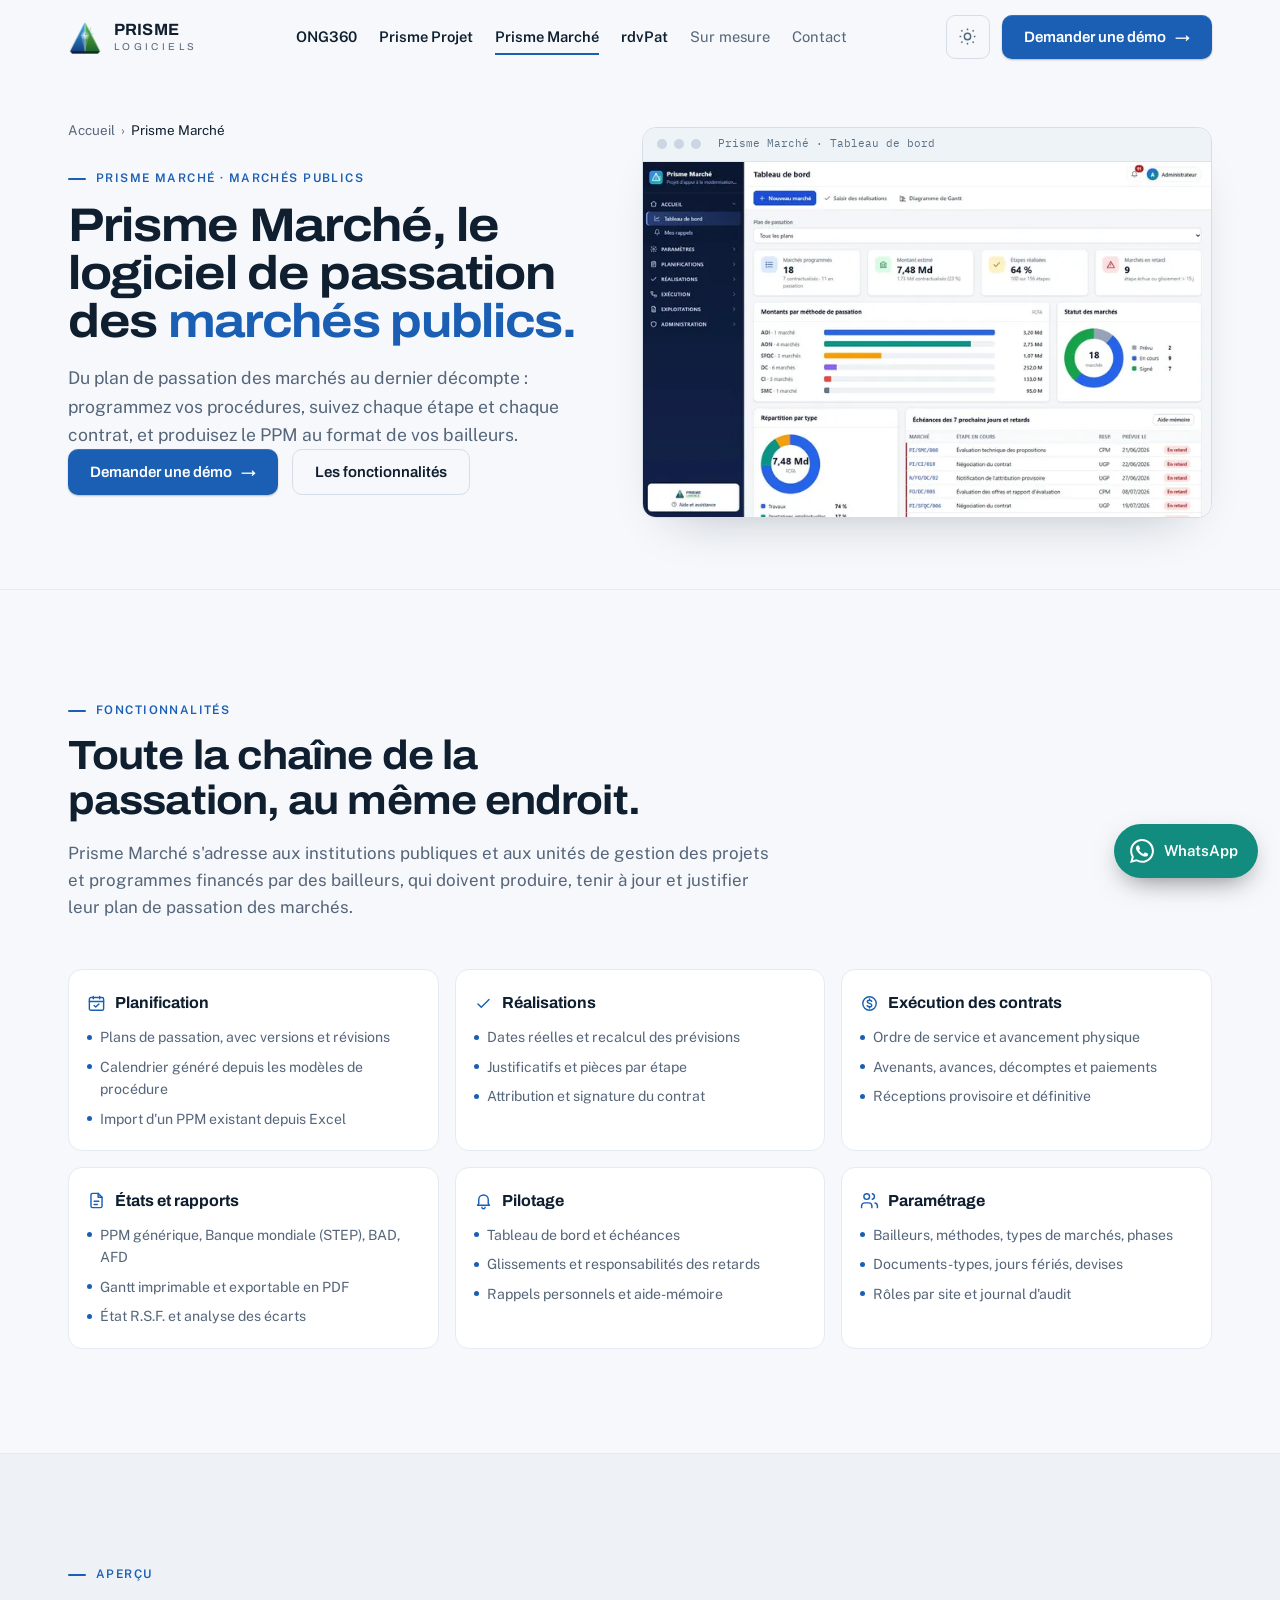
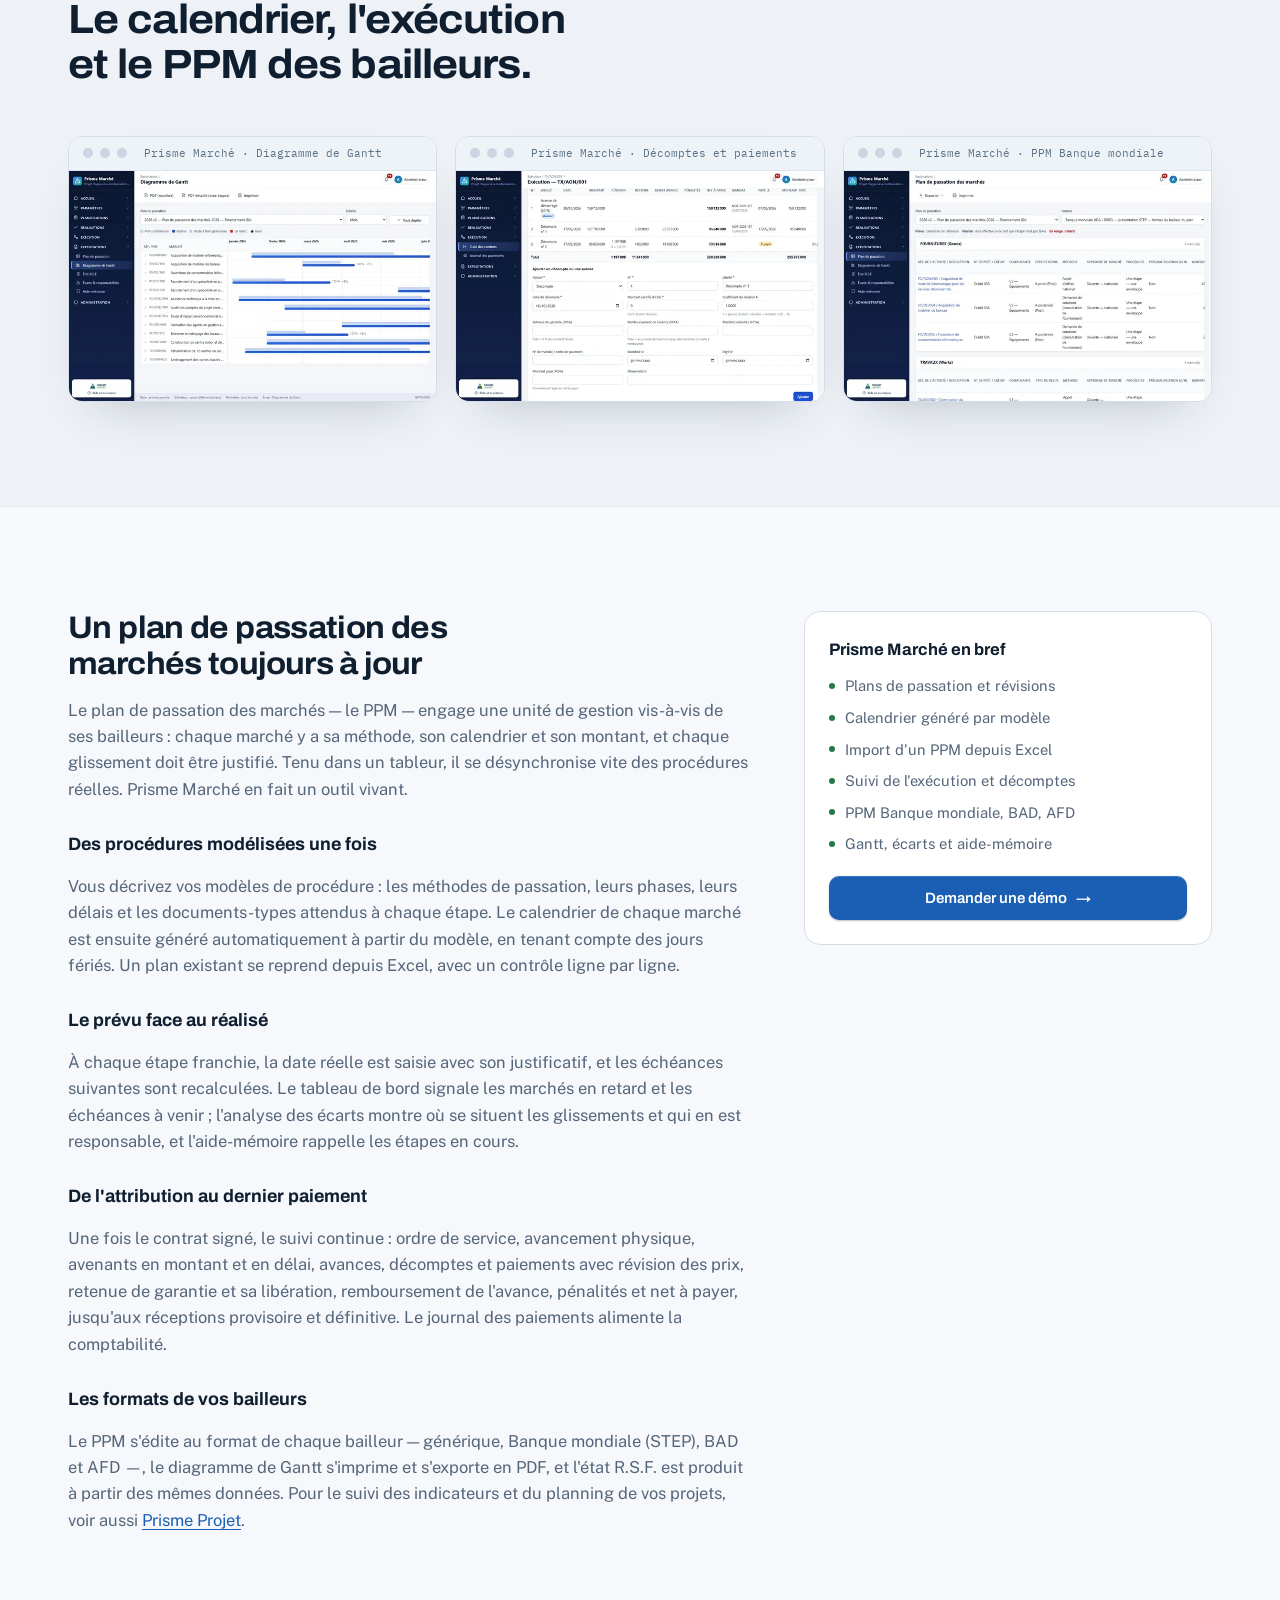
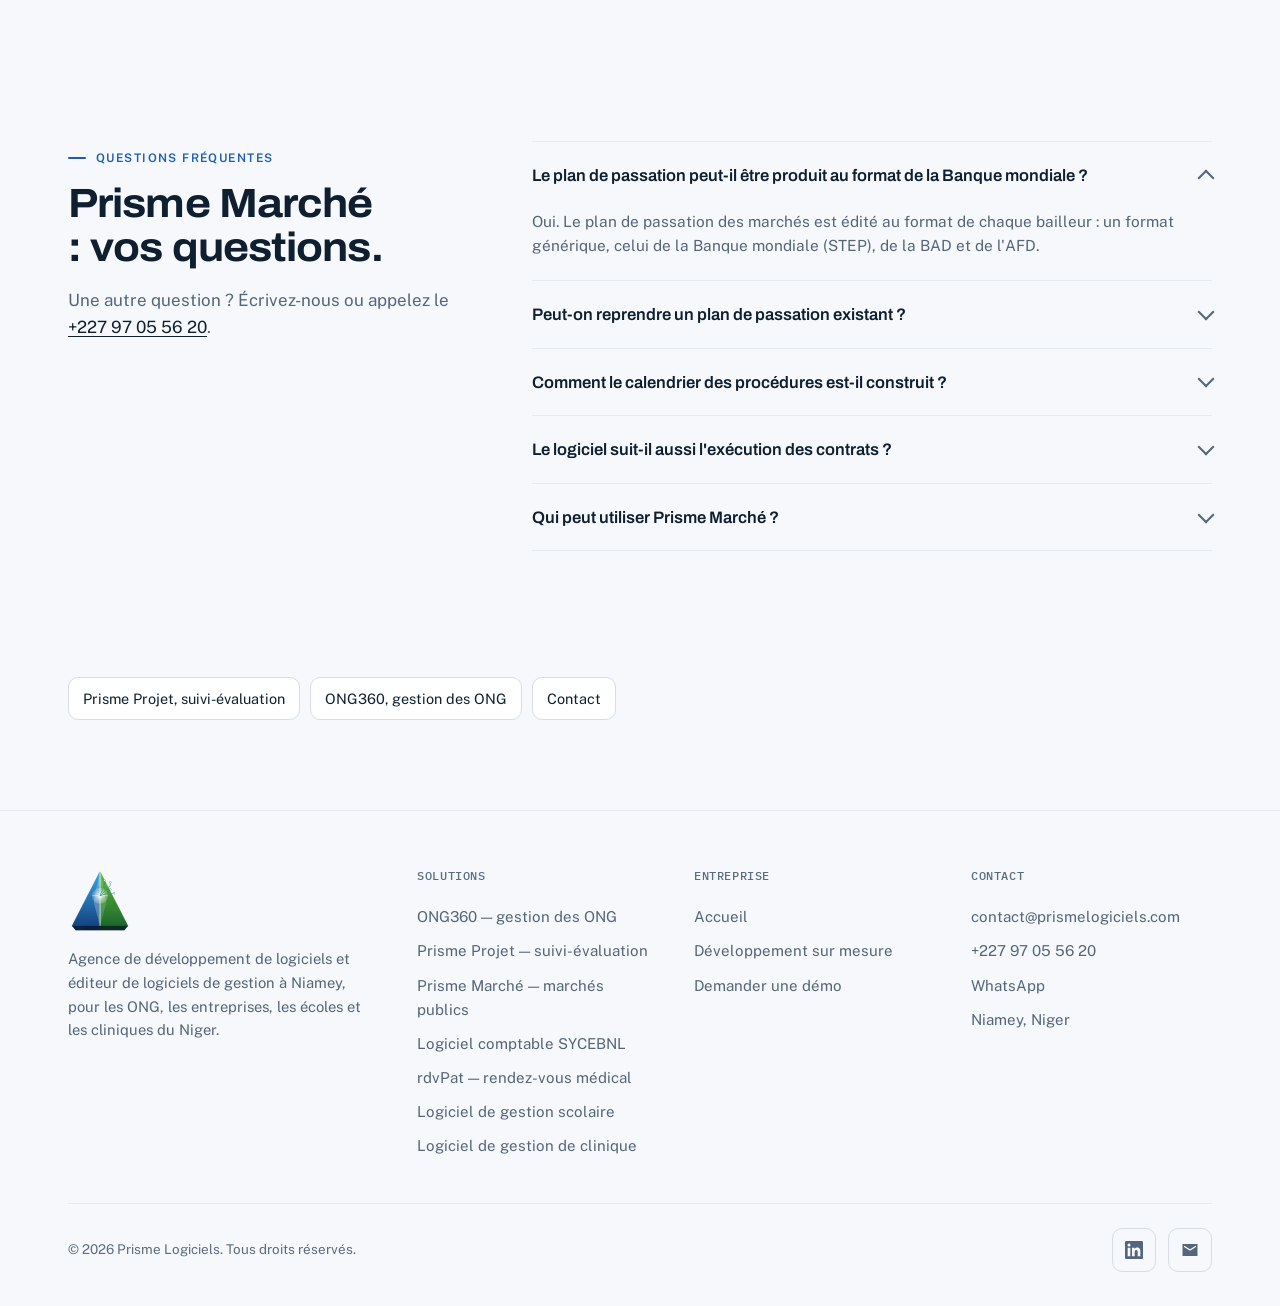
<file: prisme-marche.html>
<!DOCTYPE html>
<html lang="fr" data-theme="light">
<head>
<meta charset="UTF-8" />
<meta name="viewport" content="width=device-width, initial-scale=1.0" />
<script>(function(){try{var t=localStorage.getItem('theme');if(t!=='dark'){t='light';}document.documentElement.setAttribute('data-theme',t);}catch(e){document.documentElement.setAttribute('data-theme','light');}})();</script>
<title>Prisme Marché : logiciel de passation des marchés publics</title>
<meta name="description" content="Prisme Marché, logiciel de passation des marchés publics : plan de passation (PPM), calendrier, suivi des contrats et formats Banque mondiale, BAD, AFD." />
<link rel="canonical" href="https://prismelogiciels.com/prisme-marche" />
<meta name="robots" content="index, follow" />
<meta name="theme-color" content="#f6f8fb" id="metaTheme" />
<link rel="icon" type="image/png" sizes="48x48" href="/assets/favicon-48.png" />
<link rel="apple-touch-icon" href="/assets/apple-touch-icon.png" />
<meta property="og:type" content="website" />
<meta property="og:site_name" content="Prisme Logiciels" />
<meta property="og:locale" content="fr_FR" />
<meta property="og:title" content="Prisme Marché : logiciel de passation des marchés publics" />
<meta property="og:description" content="Prisme Marché, logiciel de passation des marchés publics : plan de passation (PPM), calendrier, suivi des contrats et formats Banque mondiale, BAD, AFD." />
<meta property="og:url" content="https://prismelogiciels.com/prisme-marche" />
<meta property="og:image" content="https://prismelogiciels.com/assets/og-cover.png" />
<meta property="og:image:width" content="1200" />
<meta property="og:image:height" content="630" />
<meta property="og:image:alt" content="Prisme Logiciels, agence de développement de logiciels à Niamey" />
<meta name="twitter:card" content="summary_large_image" />
<meta name="twitter:title" content="Prisme Marché : logiciel de passation des marchés publics" />
<meta name="twitter:description" content="Prisme Marché, logiciel de passation des marchés publics : plan de passation (PPM), calendrier, suivi des contrats et formats Banque mondiale, BAD, AFD." />
<meta name="twitter:image" content="https://prismelogiciels.com/assets/og-cover.png" />
<script type="application/ld+json">{"@context":"https://schema.org","@graph":[{"@type":"ProfessionalService","@id":"https://prismelogiciels.com/#org","name":"Prisme Logiciels","alternateName":"PRISME LOGICIELS","description":"Agence de développement de logiciels et éditeur de logiciels de gestion à Niamey : ONG360, Prisme Projet, Prisme Marché, rdvPat, comptabilité SYCEBNL, paie, gestion scolaire, gestion de clinique et développement sur mesure.","url":"https://prismelogiciels.com/","logo":"https://prismelogiciels.com/assets/icon.png","image":"https://prismelogiciels.com/assets/og-cover.png","email":"contact@prismelogiciels.com","telephone":"+227 97 05 56 20","address":{"@type":"PostalAddress","addressLocality":"Niamey","postalCode":"8001","addressCountry":"NE"},"sameAs":["https://www.linkedin.com/company/134564122"],"openingHoursSpecification":[{"@type":"OpeningHoursSpecification","dayOfWeek":["Monday","Tuesday","Wednesday","Thursday","Friday","Saturday","Sunday"],"opens":"00:00","closes":"23:59"}],"areaServed":{"@type":"Country","name":"Niger"},"knowsAbout":["Développement de logiciels sur mesure","Logiciel de gestion des ONG","Comptabilité SYCEBNL","Paie au Niger","Suivi-évaluation de projets","Gestion de projet","Passation des marchés publics","Gestion scolaire","Gestion de clinique","Prise de rendez-vous médical"]},{"@type":"BreadcrumbList","itemListElement":[{"@type":"ListItem","position":1,"name":"Accueil","item":"https://prismelogiciels.com/"},{"@type":"ListItem","position":2,"name":"Prisme Marché","item":"https://prismelogiciels.com/prisme-marche"}]},{"@type":"SoftwareApplication","name":"Prisme Marché","applicationCategory":"BusinessApplication","operatingSystem":"Web","inLanguage":"fr","description":"Logiciel de planification et de suivi de la passation des marchés publics : plan de passation des marchés, calendrier des procédures, exécution des contrats, décomptes et PPM au format des bailleurs.","url":"https://prismelogiciels.com/prisme-marche","image":"https://prismelogiciels.com/assets/prisme-marche/tableau-de-bord.webp","publisher":{"@id":"https://prismelogiciels.com/#org"}},{"@type":"FAQPage","mainEntity":[{"@type":"Question","name":"Le plan de passation peut-il être produit au format de la Banque mondiale ?","acceptedAnswer":{"@type":"Answer","text":"Oui. Le plan de passation des marchés est édité au format de chaque bailleur : un format générique, celui de la Banque mondiale (STEP), de la BAD et de l'AFD."}},{"@type":"Question","name":"Peut-on reprendre un plan de passation existant ?","acceptedAnswer":{"@type":"Answer","text":"Oui. Un PPM tenu dans Excel s'importe directement (fichiers .xlsx, .xls, .ods ou .csv), avec un aperçu qui contrôle chaque ligne avant l'import."}},{"@type":"Question","name":"Comment le calendrier des procédures est-il construit ?","acceptedAnswer":{"@type":"Answer","text":"Vous décrivez une fois vos modèles de procédure : méthodes, phases, délais et documents-types. Le calendrier de chaque marché est ensuite généré automatiquement, en tenant compte des jours fériés, puis recalculé à chaque date réelle saisie."}},{"@type":"Question","name":"Le logiciel suit-il aussi l'exécution des contrats ?","acceptedAnswer":{"@type":"Answer","text":"Oui : ordre de service, avancement physique, avenants, avances, décomptes et paiements — révision des prix, retenue de garantie, remboursement de l'avance, pénalités et net à payer —, puis réceptions provisoire et définitive. Le journal des paiements sert à la comptabilité."}},{"@type":"Question","name":"Qui peut utiliser Prisme Marché ?","acceptedAnswer":{"@type":"Answer","text":"Chaque utilisateur a un rôle — administrateur, gestionnaire ou lecteur — et peut être rattaché à un site. Le journal d'audit garde la trace des opérations."}}]}]}</script>
<link rel="preconnect" href="https://fonts.googleapis.com" />
<link rel="preconnect" href="https://fonts.gstatic.com" crossorigin />
<link rel="stylesheet" href="https://fonts.googleapis.com/css2?family=Archivo:wdth,wght@100..125,400..800&family=IBM+Plex+Mono:wght@400;500;600&family=Public+Sans:wght@400;500;600;700&display=swap" media="print" onload="this.media='all'" />
<noscript><link rel="stylesheet" href="https://fonts.googleapis.com/css2?family=Archivo:wdth,wght@100..125,400..800&family=IBM+Plex+Mono:wght@400;500;600&family=Public+Sans:wght@400;500;600;700&display=swap" /></noscript>
<link rel="stylesheet" href="/assets/site.css?v=6" />
<link rel="preload" as="image" type="image/webp" imagesrcset="/assets/prisme-marche/tableau-de-bord-700.webp 700w, /assets/prisme-marche/tableau-de-bord.webp 1440w" imagesizes="(max-width: 980px) 92vw, 640px" />
</head>
<body>
<a class="skip-link" href="#contenu">Aller au contenu principal</a>

<header id="hdr">
  <div class="wrap nav">
    <a href="/" class="brand">
      <img src="/assets/icon-72.webp" alt="" width="34" height="34" />
      <b>PRISME <span>LOGICIELS</span></b><span class="sr-only"> — accueil</span>
    </a>
    <nav class="nav-links" aria-label="Navigation principale">
      <a href="/ong360" class="prod">ONG360</a>
      <a href="/prisme-projet" class="prod">Prisme Projet</a>
      <a href="/prisme-marche" class="prod" aria-current="page">Prisme Marché</a>
      <a href="/rdvpat" class="prod">rdvPat</a>
      <a href="/developpement-logiciel-sur-mesure">Sur mesure</a>
      <a href="/contact">Contact</a>
    </nav>
    <div class="nav-right">
      <button class="theme-btn" id="themeBtn" type="button" aria-label="Basculer entre thème clair et sombre" title="Thème clair / sombre">
        <svg class="moon" viewBox="0 0 24 24" aria-hidden="true"><path d="M21 12.8A9 9 0 1 1 11.2 3a7 7 0 0 0 9.8 9.8z"/></svg>
        <svg class="sun" viewBox="0 0 24 24" aria-hidden="true"><circle cx="12" cy="12" r="4"/><path d="M12 2v2M12 20v2M4 12H2M22 12h-2M5.6 5.6 4.2 4.2M19.8 19.8l-1.4-1.4M18.4 5.6l1.4-1.4M4.2 19.8l1.4-1.4"/></svg>
      </button>
      <a href="/contact" class="btn btn-primary">Demander une démo <span class="arr" aria-hidden="true">→</span></a>
      <button class="menu-btn" id="menuBtn" type="button" aria-label="Ouvrir le menu" aria-expanded="false" aria-controls="mobilePanel"><span></span></button>
    </div>
  </div>
</header>
<nav class="mobile-panel" id="mobilePanel" aria-label="Navigation mobile">
  <a href="/">Accueil</a>
  <a href="/ong360">ONG360</a>
      <a href="/prisme-projet">Prisme Projet <span class="new">Nouveau</span></a>
      <a href="/prisme-marche" aria-current="page">Prisme Marché <span class="new">Nouveau</span></a>
      <a href="/rdvpat">rdvPat</a>
      <a href="/developpement-logiciel-sur-mesure">Sur mesure</a>
      <a href="/contact">Contact</a>
  <a href="/logiciel-comptable">Logiciel comptable</a>
  <a href="/logiciel-gestion-scolaire">Gestion scolaire</a>
  <a href="/logiciel-gestion-clinique">Gestion de clinique</a>
  <a href="/contact" class="btn btn-primary">Demander une démo →</a>
</nav>

<main id="contenu">
<section class="page-hero" aria-labelledby="pm-title">
  <div class="wrap hero-grid">
    <div class="hero-text">
      <nav class="crumbs" aria-label="Fil d'Ariane"><ol><li><a href="/">Accueil</a></li><li><span aria-current="page">Prisme Marché</span></li></ol></nav>
      <span class="eyebrow">Prisme Marché · Marchés publics</span>
      <h1 id="pm-title">Prisme Marché, le logiciel de passation des <span class="grad-text">marchés publics.</span></h1>
      <p class="lead">Du plan de passation des marchés au dernier décompte : programmez vos procédures, suivez chaque étape et chaque contrat, et produisez le PPM au format de vos bailleurs.</p>
      <div class="hero-cta">
        <a href="/contact?produit=Prisme%20March%C3%A9" class="btn btn-primary">Demander une démo <span class="arr" aria-hidden="true">→</span></a>
        <a href="#fonctions" class="btn btn-ghost">Les fonctionnalités</a>
      </div>
    </div>
    <div class="hero-visual">
      <figure class="shot"><div class="shot-bar" aria-hidden="true"><i></i><i></i><i></i><span>Prisme Marché · Tableau de bord</span></div><img src="/assets/prisme-marche/tableau-de-bord-700.webp" srcset="/assets/prisme-marche/tableau-de-bord-700.webp 700w, /assets/prisme-marche/tableau-de-bord.webp 1440w" sizes="(max-width: 980px) 92vw, 640px" width="1440" height="900" fetchpriority="high" alt="Tableau de bord de Prisme Marché : marchés programmés, montant estimé, étapes réalisées, marchés en retard, montants par méthode de passation et échéances" /></figure>
    </div>
  </div>
</section>

<section class="sec" id="fonctions" aria-labelledby="fn-title">
  <div class="wrap">
    <div class="sec-head reveal">
      <span class="eyebrow">Fonctionnalités</span>
      <h2 id="fn-title">Toute la chaîne de la passation, au même endroit.</h2>
      <p>Prisme Marché s'adresse aux institutions publiques et aux unités de gestion des projets et programmes financés par des bailleurs, qui doivent produire, tenir à jour et justifier leur plan de passation des marchés.</p>
    </div>
    <div class="audiences">
  <div class="aud reveal d1"><h3><svg viewBox="0 0 24 24" aria-hidden="true"><rect x="3" y="4.5" width="18" height="16" rx="2"/><path d="M3 9.5h18M8 3v3M16 3v3M9 14.5l2 2 4-4"/></svg>Planification</h3><ul><li>Plans de passation, avec versions et révisions</li><li>Calendrier généré depuis les modèles de procédure</li><li>Import d'un PPM existant depuis Excel</li></ul></div>
  <div class="aud reveal d2"><h3><svg viewBox="0 0 24 24" aria-hidden="true"><path d="M5 12.5l4.2 4.2L19 7"/></svg>Réalisations</h3><ul><li>Dates réelles et recalcul des prévisions</li><li>Justificatifs et pièces par étape</li><li>Attribution et signature du contrat</li></ul></div>
  <div class="aud reveal d3"><h3><svg viewBox="0 0 24 24" aria-hidden="true"><circle cx="12" cy="12" r="8.5"/><path d="M14.8 9.2c-.5-.9-1.6-1.4-2.8-1.4-1.6 0-2.8.8-2.8 2s1.1 1.7 2.8 2.1 2.9.9 2.9 2.2-1.3 2.1-2.9 2.1c-1.3 0-2.4-.6-2.9-1.5M12 6.3v1.5M12 16.2v1.5"/></svg>Exécution des contrats</h3><ul><li>Ordre de service et avancement physique</li><li>Avenants, avances, décomptes et paiements</li><li>Réceptions provisoire et définitive</li></ul></div>
  <div class="aud reveal d1"><h3><svg viewBox="0 0 24 24" aria-hidden="true"><path d="M14 3H7a2 2 0 0 0-2 2v14a2 2 0 0 0 2 2h10a2 2 0 0 0 2-2V8l-5-5z"/><path d="M14 3v5h5M9 13h6M9 17h4"/></svg>États et rapports</h3><ul><li>PPM générique, Banque mondiale (STEP), BAD, AFD</li><li>Gantt imprimable et exportable en PDF</li><li>État R.S.F. et analyse des écarts</li></ul></div>
  <div class="aud reveal d2"><h3><svg viewBox="0 0 24 24" aria-hidden="true"><path d="M6 16V11a6 6 0 0 1 12 0v5l1.5 2h-15z"/><path d="M10 20.5a2 2 0 0 0 4 0"/></svg>Pilotage</h3><ul><li>Tableau de bord et échéances</li><li>Glissements et responsabilités des retards</li><li>Rappels personnels et aide-mémoire</li></ul></div>
  <div class="aud reveal d3"><h3><svg viewBox="0 0 24 24" aria-hidden="true"><path d="M15 21v-2a4 4 0 0 0-4-4H6a4 4 0 0 0-4 4v2"/><circle cx="8.5" cy="7" r="3.6"/><path d="M22 21v-2a4 4 0 0 0-3-3.9M15.5 3.4a3.6 3.6 0 0 1 0 7"/></svg>Paramétrage</h3><ul><li>Bailleurs, méthodes, types de marchés, phases</li><li>Documents-types, jours fériés, devises</li><li>Rôles par site et journal d'audit</li></ul></div>
</div>
  </div>
</section>

<section class="sec band" id="ecrans" aria-labelledby="ec-title">
  <div class="wrap">
    <div class="sec-head reveal">
      <span class="eyebrow">Aperçu</span>
      <h2 id="ec-title">Le calendrier, l'exécution et le PPM des bailleurs.</h2>
    </div>
    <div class="shots-3">
      <figure class="shot"><div class="shot-bar" aria-hidden="true"><i></i><i></i><i></i><span>Prisme Marché · Diagramme de Gantt</span></div><img src="/assets/prisme-marche/gantt-700.webp" srcset="/assets/prisme-marche/gantt-700.webp 700w, /assets/prisme-marche/gantt.webp 1440w" sizes="(max-width: 980px) 92vw, 380px" width="1440" height="900" loading="lazy" alt="Diagramme de Gantt des procédures de passation dans Prisme Marché" /></figure>
      <figure class="shot"><div class="shot-bar" aria-hidden="true"><i></i><i></i><i></i><span>Prisme Marché · Décomptes et paiements</span></div><img src="/assets/prisme-marche/decomptes-700.webp" srcset="/assets/prisme-marche/decomptes-700.webp 700w, /assets/prisme-marche/decomptes.webp 1440w" sizes="(max-width: 980px) 92vw, 380px" width="1440" height="900" loading="lazy" alt="Décomptes et paiements d'un contrat dans Prisme Marché : retenue de garantie, remboursement de l'avance, pénalités et net à payer" /></figure>
      <figure class="shot"><div class="shot-bar" aria-hidden="true"><i></i><i></i><i></i><span>Prisme Marché · PPM Banque mondiale</span></div><img src="/assets/prisme-marche/ppm-banque-mondiale-700.webp" srcset="/assets/prisme-marche/ppm-banque-mondiale-700.webp 700w, /assets/prisme-marche/ppm-banque-mondiale.webp 1440w" sizes="(max-width: 980px) 92vw, 380px" width="1440" height="900" loading="lazy" alt="Plan de passation des marchés édité au format de la Banque mondiale dans Prisme Marché" /></figure>
    </div>
  </div>
</section>

<section class="sec" id="details" aria-labelledby="det-title">
  <div class="wrap two-col">
    <div class="prose reveal">
      <h2 id="det-title">Un plan de passation des marchés toujours à jour</h2>
      <p>Le plan de passation des marchés — le PPM — engage une unité de gestion vis-à-vis de ses bailleurs : chaque marché y a sa méthode, son calendrier et son montant, et chaque glissement doit être justifié. Tenu dans un tableur, il se désynchronise vite des procédures réelles. Prisme Marché en fait un outil vivant.</p>
      <h3>Des procédures modélisées une fois</h3>
      <p>Vous décrivez vos modèles de procédure : les méthodes de passation, leurs phases, leurs délais et les documents-types attendus à chaque étape. Le calendrier de chaque marché est ensuite généré automatiquement à partir du modèle, en tenant compte des jours fériés. Un plan existant se reprend depuis Excel, avec un contrôle ligne par ligne.</p>
      <h3>Le prévu face au réalisé</h3>
      <p>À chaque étape franchie, la date réelle est saisie avec son justificatif, et les échéances suivantes sont recalculées. Le tableau de bord signale les marchés en retard et les échéances à venir ; l'analyse des écarts montre où se situent les glissements et qui en est responsable, et l'aide-mémoire rappelle les étapes en cours.</p>
      <h3>De l'attribution au dernier paiement</h3>
      <p>Une fois le contrat signé, le suivi continue : ordre de service, avancement physique, avenants en montant et en délai, avances, décomptes et paiements avec révision des prix, retenue de garantie et sa libération, remboursement de l'avance, pénalités et net à payer, jusqu'aux réceptions provisoire et définitive. Le journal des paiements alimente la comptabilité.</p>
      <h3>Les formats de vos bailleurs</h3>
      <p>Le PPM s'édite au format de chaque bailleur — générique, Banque mondiale (STEP), BAD et AFD —, le diagramme de Gantt s'imprime et s'exporte en PDF, et l'état R.S.F. est produit à partir des mêmes données. Pour le suivi des indicateurs et du planning de vos projets, voir aussi <a href="/prisme-projet">Prisme Projet</a>.</p>
    </div>
    <aside class="aside-box reveal d2"><h3>Prisme Marché en bref</h3><ul><li>Plans de passation et révisions</li><li>Calendrier généré par modèle</li><li>Import d'un PPM depuis Excel</li><li>Suivi de l'exécution et décomptes</li><li>PPM Banque mondiale, BAD, AFD</li><li>Gantt, écarts et aide-mémoire</li></ul><a href="/contact?produit=Prisme%20March%C3%A9" class="btn btn-primary">Demander une démo <span class="arr" aria-hidden="true">→</span></a></aside>
  </div>
</section>
<section class="sec" id="faq" aria-labelledby="faq-title">
  <div class="wrap faq-grid">
    <div class="sec-head reveal" style="margin-bottom:0">
      <span class="eyebrow">Questions fréquentes</span>
      <h2 id="faq-title">Prisme Marché : vos questions.</h2>
      <p>Une autre question ? Écrivez-nous ou appelez le <a href="tel:+22797055620" style="color:var(--text);text-decoration:underline;text-underline-offset:3px">+227 97 05 56 20</a>.</p>
    </div>
    <div class="faq reveal d1">
      <details open>
        <summary>Le plan de passation peut-il être produit au format de la Banque mondiale ?</summary>
        <p>Oui. Le plan de passation des marchés est édité au format de chaque bailleur : un format générique, celui de la Banque mondiale (STEP), de la BAD et de l'AFD.</p>
      </details>
      <details>
        <summary>Peut-on reprendre un plan de passation existant ?</summary>
        <p>Oui. Un PPM tenu dans Excel s'importe directement (fichiers .xlsx, .xls, .ods ou .csv), avec un aperçu qui contrôle chaque ligne avant l'import.</p>
      </details>
      <details>
        <summary>Comment le calendrier des procédures est-il construit ?</summary>
        <p>Vous décrivez une fois vos modèles de procédure : méthodes, phases, délais et documents-types. Le calendrier de chaque marché est ensuite généré automatiquement, en tenant compte des jours fériés, puis recalculé à chaque date réelle saisie.</p>
      </details>
      <details>
        <summary>Le logiciel suit-il aussi l'exécution des contrats ?</summary>
        <p>Oui : ordre de service, avancement physique, avenants, avances, décomptes et paiements — révision des prix, retenue de garantie, remboursement de l'avance, pénalités et net à payer —, puis réceptions provisoire et définitive. Le journal des paiements sert à la comptabilité.</p>
      </details>
      <details>
        <summary>Qui peut utiliser Prisme Marché ?</summary>
        <p>Chaque utilisateur a un rôle — administrateur, gestionnaire ou lecteur — et peut être rattaché à un site. Le journal d'audit garde la trace des opérations.</p>
      </details>
    </div>
  </div>
</section>
<div class="wrap"><div class="related"><a href="/prisme-projet">Prisme Projet, suivi-évaluation</a><a href="/ong360">ONG360, gestion des ONG</a><a href="/contact">Contact</a></div></div>
<div style="height:90px"></div>

</main>

<footer>
  <div class="wrap">
    <div class="foot-grid">
      <div class="brand-foot">
        <img src="/assets/icon-128.webp" alt="Prisme Logiciels" width="64" height="64" loading="lazy" />
        <p>Agence de développement de logiciels et éditeur de logiciels de gestion à Niamey, pour les ONG, les entreprises, les écoles et les cliniques du Niger.</p>
      </div>
      <div class="foot-col">
        <p class="foot-h">SOLUTIONS</p>
        <a href="/ong360">ONG360 — gestion des ONG</a>
        <a href="/prisme-projet">Prisme Projet — suivi-évaluation</a>
        <a href="/prisme-marche">Prisme Marché — marchés publics</a>
        <a href="/logiciel-comptable">Logiciel comptable SYCEBNL</a>
        <a href="/rdvpat">rdvPat — rendez-vous médical</a>
        <a href="/logiciel-gestion-scolaire">Logiciel de gestion scolaire</a>
        <a href="/logiciel-gestion-clinique">Logiciel de gestion de clinique</a>
      </div>
      <div class="foot-col">
        <p class="foot-h">ENTREPRISE</p>
        <a href="/">Accueil</a>
        <a href="/developpement-logiciel-sur-mesure">Développement sur mesure</a>
        <a href="/contact">Demander une démo</a>
      </div>
      <div class="foot-col">
        <p class="foot-h">CONTACT</p>
        <a href="mailto:ousmanelyabdoulaye@gmail.com">contact@prismelogiciels.com</a>
        <a href="tel:+22797055620">+227 97 05 56 20</a>
        <a href="https://wa.me/22797055620?text=Bonjour%20Prisme%20Logiciels%2C%20je%20souhaite%20une%20d%C3%A9monstration." target="_blank" rel="noopener">WhatsApp</a>
        <a href="/contact">Niamey, Niger</a>
      </div>
    </div>
    <div class="foot-bottom">
      <p>© <span id="year">2026</span> Prisme Logiciels. Tous droits réservés.</p>
      <div class="socials">
        <a href="https://www.linkedin.com/company/134564122" aria-label="LinkedIn"><svg viewBox="0 0 24 24" aria-hidden="true"><path d="M20.45 20.45h-3.56v-5.57c0-1.33-.02-3.04-1.85-3.04-1.85 0-2.13 1.45-2.13 2.94v5.67H9.35V9h3.41v1.56h.05c.48-.9 1.64-1.85 3.37-1.85 3.6 0 4.27 2.37 4.27 5.46v6.28zM5.34 7.43a2.06 2.06 0 1 1 0-4.13 2.06 2.06 0 0 1 0 4.13zM7.12 20.45H3.56V9h3.56v11.45zM22.22 0H1.77C.79 0 0 .77 0 1.73v20.54C0 23.23.79 24 1.77 24h20.45c.98 0 1.78-.77 1.78-1.73V1.73C24 .77 23.2 0 22.22 0z"/></svg></a>
        <a href="mailto:contact@prismelogiciels.com" aria-label="Email"><svg viewBox="0 0 24 24" aria-hidden="true"><path d="M22 4H2v16h20V4zm-2 4l-8 5-8-5V6l8 5 8-5v2z"/></svg></a>
      </div>
    </div>
  </div>
</footer>

<a class="wa-float" href="https://wa.me/22797055620?text=Bonjour%20Prisme%20Logiciels%2C%20je%20souhaite%20une%20d%C3%A9monstration." target="_blank" rel="noopener" aria-label="Discuter sur WhatsApp avec Prisme Logiciels">
  <svg viewBox="0 0 24 24" aria-hidden="true"><path d="M17.47 14.38c-.3-.15-1.76-.87-2.03-.97-.27-.1-.47-.15-.67.15-.2.3-.77.97-.94 1.16-.17.2-.35.22-.64.07-.3-.15-1.26-.46-2.39-1.47-.88-.79-1.48-1.76-1.65-2.06-.17-.3-.02-.46.13-.61.13-.13.3-.35.45-.52.15-.17.2-.3.3-.5.1-.2.05-.37-.03-.52-.07-.15-.67-1.61-.92-2.21-.24-.58-.49-.5-.67-.51h-.57c-.2 0-.52.07-.79.37-.27.3-1.04 1.02-1.04 2.48s1.06 2.88 1.21 3.07c.15.2 2.1 3.2 5.08 4.49.71.31 1.26.49 1.7.63.71.23 1.36.2 1.87.12.57-.09 1.76-.72 2.01-1.41.25-.69.25-1.29.17-1.41-.07-.12-.27-.2-.57-.35zM12.05 21.78h-.01a9.87 9.87 0 0 1-5.03-1.38l-.36-.21-3.74.98 1-3.65-.24-.37a9.86 9.86 0 0 1-1.51-5.26c0-5.45 4.44-9.88 9.89-9.88 2.64 0 5.12 1.03 6.99 2.9a9.83 9.83 0 0 1 2.89 6.99c0 5.45-4.44 9.88-9.89 9.88zm8.41-18.3A11.82 11.82 0 0 0 12.05 0C5.5 0 .16 5.34.16 11.89c0 2.1.55 4.14 1.59 5.95L.06 24l6.3-1.65a11.88 11.88 0 0 0 5.68 1.45h.01c6.55 0 11.89-5.34 11.89-11.89 0-3.18-1.24-6.17-3.48-8.41z"/></svg>
  <span>WhatsApp</span>
</a>

<script src="/assets/site.js?v=3" defer></script>
</body>
</html>
</file>
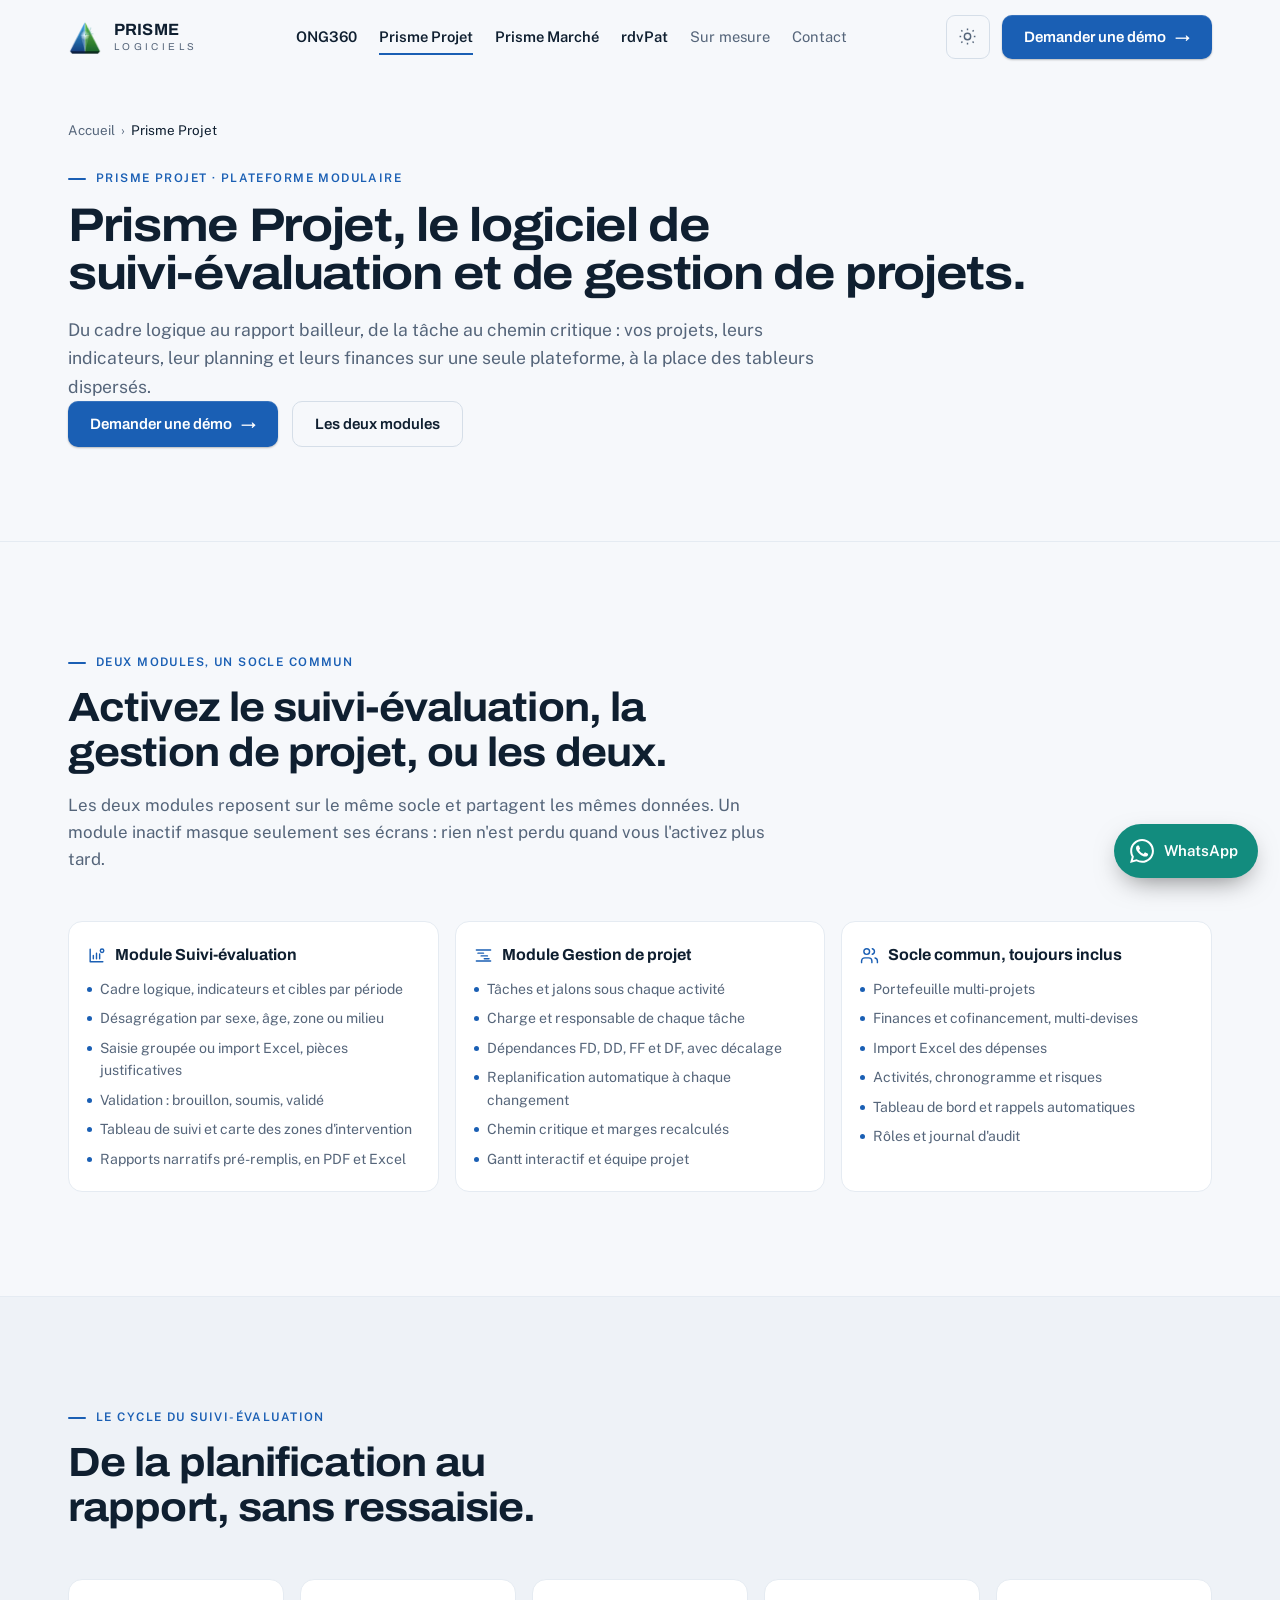
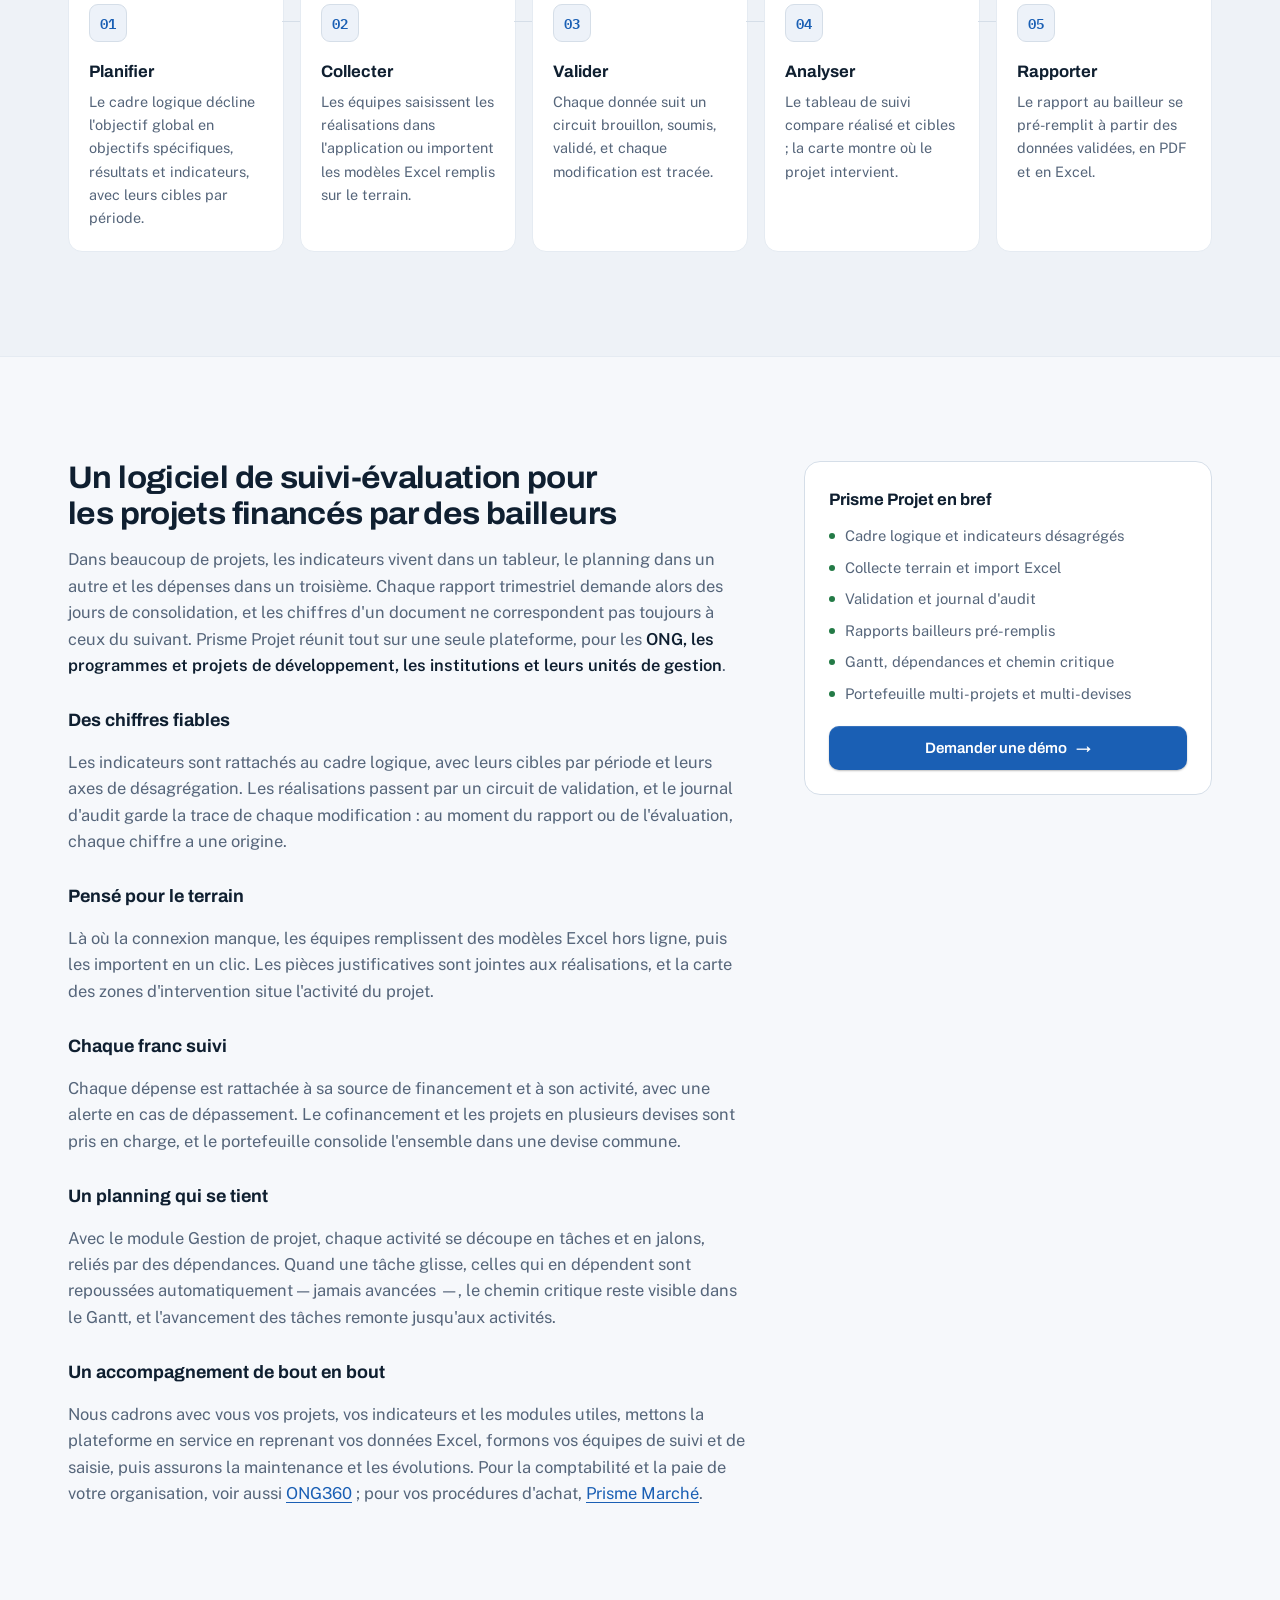
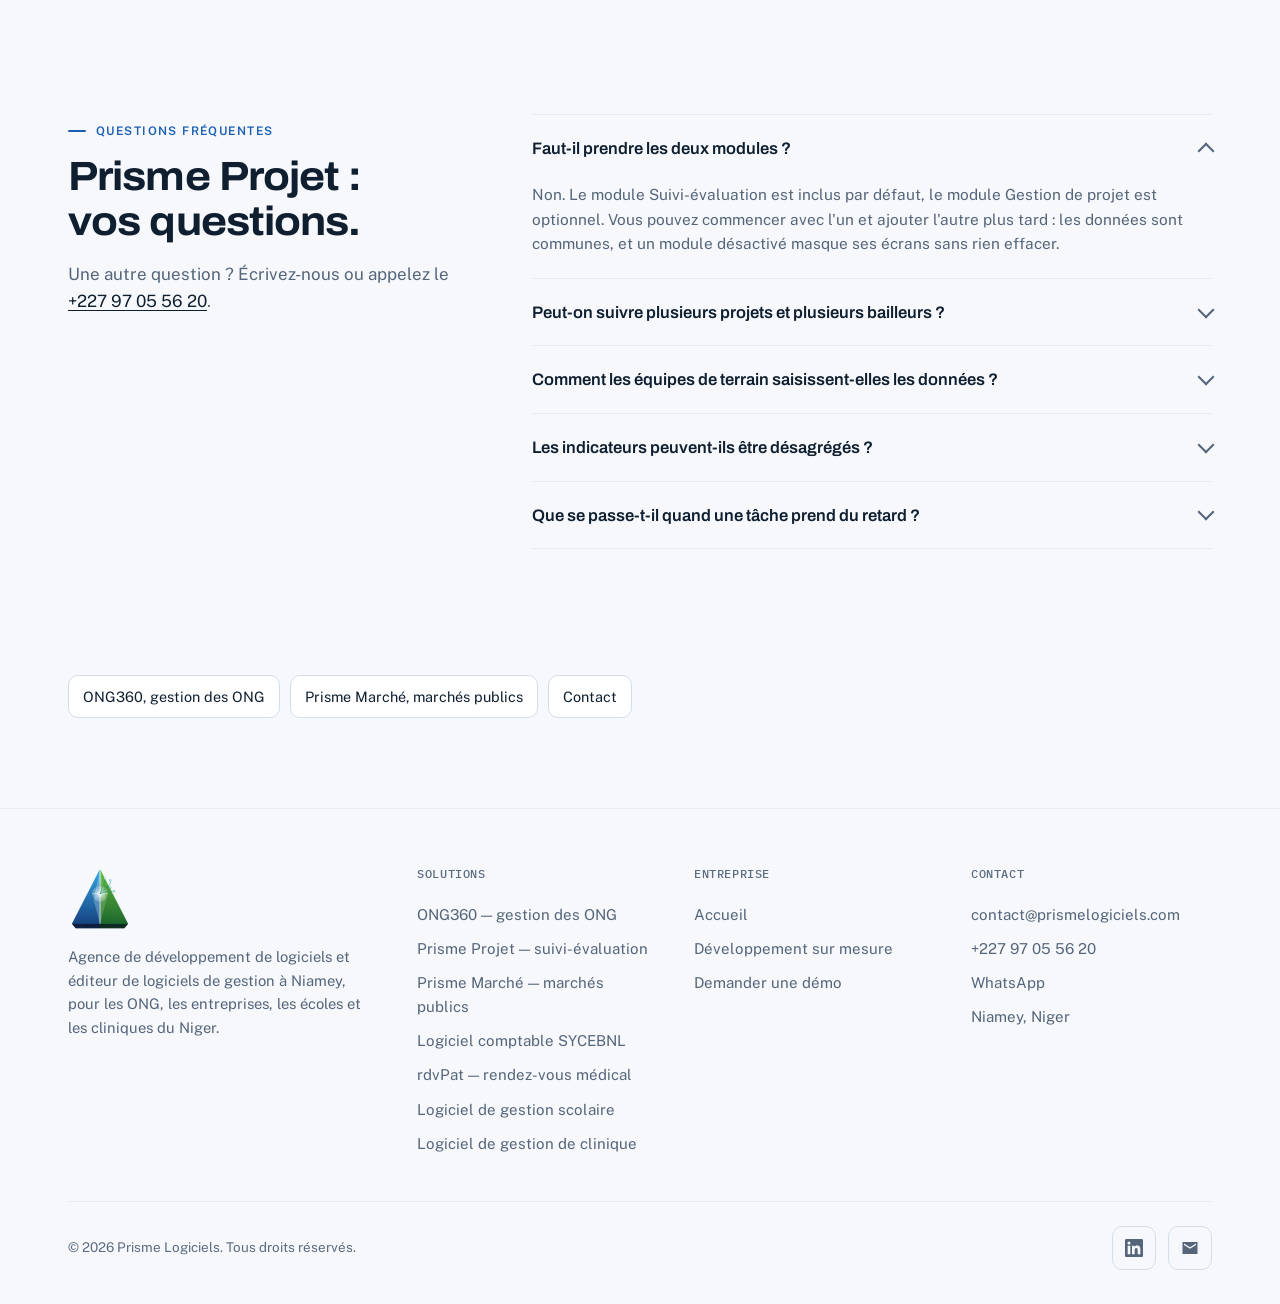
<file: prisme-projet.html>
<!DOCTYPE html>
<html lang="fr" data-theme="light">
<head>
<meta charset="UTF-8" />
<meta name="viewport" content="width=device-width, initial-scale=1.0" />
<script>(function(){try{var t=localStorage.getItem('theme');if(t!=='dark'){t='light';}document.documentElement.setAttribute('data-theme',t);}catch(e){document.documentElement.setAttribute('data-theme','light');}})();</script>
<title>Prisme Projet : logiciel de suivi-évaluation de projets</title>
<meta name="description" content="Prisme Projet, logiciel de suivi-évaluation et de gestion de projets : cadre logique, indicateurs, rapports bailleurs, Gantt et chemin critique. Niamey." />
<link rel="canonical" href="https://prismelogiciels.com/prisme-projet" />
<meta name="robots" content="index, follow" />
<meta name="theme-color" content="#f6f8fb" id="metaTheme" />
<link rel="icon" type="image/png" sizes="48x48" href="/assets/favicon-48.png" />
<link rel="apple-touch-icon" href="/assets/apple-touch-icon.png" />
<meta property="og:type" content="website" />
<meta property="og:site_name" content="Prisme Logiciels" />
<meta property="og:locale" content="fr_FR" />
<meta property="og:title" content="Prisme Projet : logiciel de suivi-évaluation de projets" />
<meta property="og:description" content="Prisme Projet, logiciel de suivi-évaluation et de gestion de projets : cadre logique, indicateurs, rapports bailleurs, Gantt et chemin critique. Niamey." />
<meta property="og:url" content="https://prismelogiciels.com/prisme-projet" />
<meta property="og:image" content="https://prismelogiciels.com/assets/og-cover.png" />
<meta property="og:image:width" content="1200" />
<meta property="og:image:height" content="630" />
<meta property="og:image:alt" content="Prisme Logiciels, agence de développement de logiciels à Niamey" />
<meta name="twitter:card" content="summary_large_image" />
<meta name="twitter:title" content="Prisme Projet : logiciel de suivi-évaluation de projets" />
<meta name="twitter:description" content="Prisme Projet, logiciel de suivi-évaluation et de gestion de projets : cadre logique, indicateurs, rapports bailleurs, Gantt et chemin critique. Niamey." />
<meta name="twitter:image" content="https://prismelogiciels.com/assets/og-cover.png" />
<script type="application/ld+json">{"@context":"https://schema.org","@graph":[{"@type":"ProfessionalService","@id":"https://prismelogiciels.com/#org","name":"Prisme Logiciels","alternateName":"PRISME LOGICIELS","description":"Agence de développement de logiciels et éditeur de logiciels de gestion à Niamey : ONG360, Prisme Projet, Prisme Marché, rdvPat, comptabilité SYCEBNL, paie, gestion scolaire, gestion de clinique et développement sur mesure.","url":"https://prismelogiciels.com/","logo":"https://prismelogiciels.com/assets/icon.png","image":"https://prismelogiciels.com/assets/og-cover.png","email":"contact@prismelogiciels.com","telephone":"+227 97 05 56 20","address":{"@type":"PostalAddress","addressLocality":"Niamey","postalCode":"8001","addressCountry":"NE"},"sameAs":["https://www.linkedin.com/company/134564122"],"openingHoursSpecification":[{"@type":"OpeningHoursSpecification","dayOfWeek":["Monday","Tuesday","Wednesday","Thursday","Friday","Saturday","Sunday"],"opens":"00:00","closes":"23:59"}],"areaServed":{"@type":"Country","name":"Niger"},"knowsAbout":["Développement de logiciels sur mesure","Logiciel de gestion des ONG","Comptabilité SYCEBNL","Paie au Niger","Suivi-évaluation de projets","Gestion de projet","Passation des marchés publics","Gestion scolaire","Gestion de clinique","Prise de rendez-vous médical"]},{"@type":"BreadcrumbList","itemListElement":[{"@type":"ListItem","position":1,"name":"Accueil","item":"https://prismelogiciels.com/"},{"@type":"ListItem","position":2,"name":"Prisme Projet","item":"https://prismelogiciels.com/prisme-projet"}]},{"@type":"SoftwareApplication","name":"Prisme Projet","applicationCategory":"BusinessApplication","operatingSystem":"Web","inLanguage":"fr","description":"Logiciel de suivi-évaluation et de gestion de projets : cadre logique, indicateurs et cibles désagrégés, collecte et validation, rapports bailleurs, tâches, dépendances, Gantt et chemin critique.","url":"https://prismelogiciels.com/prisme-projet","publisher":{"@id":"https://prismelogiciels.com/#org"}},{"@type":"FAQPage","mainEntity":[{"@type":"Question","name":"Faut-il prendre les deux modules ?","acceptedAnswer":{"@type":"Answer","text":"Non. Le module Suivi-évaluation est inclus par défaut, le module Gestion de projet est optionnel. Vous pouvez commencer avec l'un et ajouter l'autre plus tard : les données sont communes, et un module désactivé masque ses écrans sans rien effacer."}},{"@type":"Question","name":"Peut-on suivre plusieurs projets et plusieurs bailleurs ?","acceptedAnswer":{"@type":"Answer","text":"Oui. Le portefeuille réunit tous vos projets sur un seul écran. Chaque dépense est rattachée à sa source de financement, le cofinancement est pris en charge, et les montants de tous les projets peuvent être consolidés dans une devise commune."}},{"@type":"Question","name":"Comment les équipes de terrain saisissent-elles les données ?","acceptedAnswer":{"@type":"Answer","text":"Directement dans l'application, par saisie groupée, ou en remplissant des modèles Excel hors ligne qui sont ensuite importés en un clic. Chaque réalisation passe par un circuit de validation : brouillon, soumis, validé."}},{"@type":"Question","name":"Les indicateurs peuvent-ils être désagrégés ?","acceptedAnswer":{"@type":"Answer","text":"Oui, selon les axes que vous définissez : sexe, âge, zone, milieu, ou tout autre axe exigé par vos bailleurs. Les cibles comme les réalisations sont saisies par modalité, et le logiciel contrôle la cohérence des ventilations."}},{"@type":"Question","name":"Que se passe-t-il quand une tâche prend du retard ?","acceptedAnswer":{"@type":"Answer","text":"Avec le module Gestion de projet, le planning se recalcule tout seul : les tâches qui en dépendent sont repoussées, les marges et le chemin critique sont mis à jour, et l'avancement remonte jusqu'aux activités du projet."}}]}]}</script>
<link rel="preconnect" href="https://fonts.googleapis.com" />
<link rel="preconnect" href="https://fonts.gstatic.com" crossorigin />
<link rel="stylesheet" href="https://fonts.googleapis.com/css2?family=Archivo:wdth,wght@100..125,400..800&family=IBM+Plex+Mono:wght@400;500;600&family=Public+Sans:wght@400;500;600;700&display=swap" media="print" onload="this.media='all'" />
<noscript><link rel="stylesheet" href="https://fonts.googleapis.com/css2?family=Archivo:wdth,wght@100..125,400..800&family=IBM+Plex+Mono:wght@400;500;600&family=Public+Sans:wght@400;500;600;700&display=swap" /></noscript>
<link rel="stylesheet" href="/assets/site.css?v=6" />
</head>
<body>
<a class="skip-link" href="#contenu">Aller au contenu principal</a>

<header id="hdr">
  <div class="wrap nav">
    <a href="/" class="brand">
      <img src="/assets/icon-72.webp" alt="" width="34" height="34" />
      <b>PRISME <span>LOGICIELS</span></b><span class="sr-only"> — accueil</span>
    </a>
    <nav class="nav-links" aria-label="Navigation principale">
      <a href="/ong360" class="prod">ONG360</a>
      <a href="/prisme-projet" class="prod" aria-current="page">Prisme Projet</a>
      <a href="/prisme-marche" class="prod">Prisme Marché</a>
      <a href="/rdvpat" class="prod">rdvPat</a>
      <a href="/developpement-logiciel-sur-mesure">Sur mesure</a>
      <a href="/contact">Contact</a>
    </nav>
    <div class="nav-right">
      <button class="theme-btn" id="themeBtn" type="button" aria-label="Basculer entre thème clair et sombre" title="Thème clair / sombre">
        <svg class="moon" viewBox="0 0 24 24" aria-hidden="true"><path d="M21 12.8A9 9 0 1 1 11.2 3a7 7 0 0 0 9.8 9.8z"/></svg>
        <svg class="sun" viewBox="0 0 24 24" aria-hidden="true"><circle cx="12" cy="12" r="4"/><path d="M12 2v2M12 20v2M4 12H2M22 12h-2M5.6 5.6 4.2 4.2M19.8 19.8l-1.4-1.4M18.4 5.6l1.4-1.4M4.2 19.8l1.4-1.4"/></svg>
      </button>
      <a href="/contact" class="btn btn-primary">Demander une démo <span class="arr" aria-hidden="true">→</span></a>
      <button class="menu-btn" id="menuBtn" type="button" aria-label="Ouvrir le menu" aria-expanded="false" aria-controls="mobilePanel"><span></span></button>
    </div>
  </div>
</header>
<nav class="mobile-panel" id="mobilePanel" aria-label="Navigation mobile">
  <a href="/">Accueil</a>
  <a href="/ong360">ONG360</a>
      <a href="/prisme-projet" aria-current="page">Prisme Projet <span class="new">Nouveau</span></a>
      <a href="/prisme-marche">Prisme Marché <span class="new">Nouveau</span></a>
      <a href="/rdvpat">rdvPat</a>
      <a href="/developpement-logiciel-sur-mesure">Sur mesure</a>
      <a href="/contact">Contact</a>
  <a href="/logiciel-comptable">Logiciel comptable</a>
  <a href="/logiciel-gestion-scolaire">Gestion scolaire</a>
  <a href="/logiciel-gestion-clinique">Gestion de clinique</a>
  <a href="/contact" class="btn btn-primary">Demander une démo →</a>
</nav>

<main id="contenu">
<section class="page-hero solo" aria-labelledby="pp-title">
  <div class="wrap">
    <nav class="crumbs" aria-label="Fil d'Ariane"><ol><li><a href="/">Accueil</a></li><li><span aria-current="page">Prisme Projet</span></li></ol></nav>
    <span class="eyebrow">Prisme Projet · Plateforme modulaire</span>
    <h1 id="pp-title">Prisme Projet, le logiciel de suivi&#8209;évaluation et de gestion de projets.</h1>
    <p class="lead">Du cadre logique au rapport bailleur, de la tâche au chemin critique : vos projets, leurs indicateurs, leur planning et leurs finances sur une seule plateforme, à la place des tableurs dispersés.</p>
    <div class="hero-cta">
      <a href="/contact?produit=Prisme%20Projet" class="btn btn-primary">Demander une démo <span class="arr" aria-hidden="true">→</span></a>
      <a href="#modules" class="btn btn-ghost">Les deux modules</a>
    </div>
  </div>
</section>

<section class="sec" id="modules" aria-labelledby="mod-title">
  <div class="wrap">
    <div class="sec-head reveal">
      <span class="eyebrow">Deux modules, un socle commun</span>
      <h2 id="mod-title">Activez le suivi-évaluation, la gestion de projet, ou les deux.</h2>
      <p>Les deux modules reposent sur le même socle et partagent les mêmes données. Un module inactif masque seulement ses écrans : rien n'est perdu quand vous l'activez plus tard.</p>
    </div>
    <div class="audiences">
  <div class="aud reveal d1"><h3><svg viewBox="0 0 24 24" aria-hidden="true"><path d="M4 20V4M4 20h16"/><path d="M8 16v-4M12 16V9M16 16v-6"/><circle cx="19" cy="6" r="2.2"/></svg>Module Suivi-évaluation</h3><ul><li>Cadre logique, indicateurs et cibles par période</li><li>Désagrégation par sexe, âge, zone ou milieu</li><li>Saisie groupée ou import Excel, pièces justificatives</li><li>Validation : brouillon, soumis, validé</li><li>Tableau de suivi et carte des zones d'intervention</li><li>Rapports narratifs pré-remplis, en PDF et Excel</li></ul></div>
  <div class="aud reveal d2"><h3><svg viewBox="0 0 24 24" aria-hidden="true"><path d="M3 5h18M3 19h18"/><path d="M5 9h7M9 12.5h8M13 16h6"/></svg>Module Gestion de projet</h3><ul><li>Tâches et jalons sous chaque activité</li><li>Charge et responsable de chaque tâche</li><li>Dépendances FD, DD, FF et DF, avec décalage</li><li>Replanification automatique à chaque changement</li><li>Chemin critique et marges recalculés</li><li>Gantt interactif et équipe projet</li></ul></div>
  <div class="aud reveal d3"><h3><svg viewBox="0 0 24 24" aria-hidden="true"><path d="M15 21v-2a4 4 0 0 0-4-4H6a4 4 0 0 0-4 4v2"/><circle cx="8.5" cy="7" r="3.6"/><path d="M22 21v-2a4 4 0 0 0-3-3.9M15.5 3.4a3.6 3.6 0 0 1 0 7"/></svg>Socle commun, toujours inclus</h3><ul><li>Portefeuille multi-projets</li><li>Finances et cofinancement, multi-devises</li><li>Import Excel des dépenses</li><li>Activités, chronogramme et risques</li><li>Tableau de bord et rappels automatiques</li><li>Rôles et journal d'audit</li></ul></div>
</div>
  </div>
</section>

<section class="sec band" id="parcours" aria-labelledby="pc-title">
  <div class="wrap">
    <div class="sec-head reveal">
      <span class="eyebrow">Le cycle du suivi-évaluation</span>
      <h2 id="pc-title">De la planification au rapport, sans ressaisie.</h2>
    </div>
    <ol class="flow"><li class="reveal d1"><h3>Planifier</h3><p>Le cadre logique décline l'objectif global en objectifs spécifiques, résultats et indicateurs, avec leurs cibles par période.</p></li><li class="reveal d2"><h3>Collecter</h3><p>Les équipes saisissent les réalisations dans l'application ou importent les modèles Excel remplis sur le terrain.</p></li><li class="reveal d3"><h3>Valider</h3><p>Chaque donnée suit un circuit brouillon, soumis, validé, et chaque modification est tracée.</p></li><li class="reveal d4"><h3>Analyser</h3><p>Le tableau de suivi compare réalisé et cibles ; la carte montre où le projet intervient.</p></li><li class="reveal d4"><h3>Rapporter</h3><p>Le rapport au bailleur se pré-remplit à partir des données validées, en PDF et en Excel.</p></li></ol>
  </div>
</section>

<section class="sec" id="details" aria-labelledby="det-title">
  <div class="wrap two-col">
    <div class="prose reveal">
      <h2 id="det-title">Un logiciel de suivi-évaluation pour les projets financés par des bailleurs</h2>
      <p>Dans beaucoup de projets, les indicateurs vivent dans un tableur, le planning dans un autre et les dépenses dans un troisième. Chaque rapport trimestriel demande alors des jours de consolidation, et les chiffres d'un document ne correspondent pas toujours à ceux du suivant. Prisme Projet réunit tout sur une seule plateforme, pour les <strong>ONG, les programmes et projets de développement, les institutions et leurs unités de gestion</strong>.</p>
      <h3>Des chiffres fiables</h3>
      <p>Les indicateurs sont rattachés au cadre logique, avec leurs cibles par période et leurs axes de désagrégation. Les réalisations passent par un circuit de validation, et le journal d'audit garde la trace de chaque modification : au moment du rapport ou de l'évaluation, chaque chiffre a une origine.</p>
      <h3>Pensé pour le terrain</h3>
      <p>Là où la connexion manque, les équipes remplissent des modèles Excel hors ligne, puis les importent en un clic. Les pièces justificatives sont jointes aux réalisations, et la carte des zones d'intervention situe l'activité du projet.</p>
      <h3>Chaque franc suivi</h3>
      <p>Chaque dépense est rattachée à sa source de financement et à son activité, avec une alerte en cas de dépassement. Le cofinancement et les projets en plusieurs devises sont pris en charge, et le portefeuille consolide l'ensemble dans une devise commune.</p>
      <h3>Un planning qui se tient</h3>
      <p>Avec le module Gestion de projet, chaque activité se découpe en tâches et en jalons, reliés par des dépendances. Quand une tâche glisse, celles qui en dépendent sont repoussées automatiquement — jamais avancées —, le chemin critique reste visible dans le Gantt, et l'avancement des tâches remonte jusqu'aux activités.</p>
      <h3>Un accompagnement de bout en bout</h3>
      <p>Nous cadrons avec vous vos projets, vos indicateurs et les modules utiles, mettons la plateforme en service en reprenant vos données Excel, formons vos équipes de suivi et de saisie, puis assurons la maintenance et les évolutions. Pour la comptabilité et la paie de votre organisation, voir aussi <a href="/ong360">ONG360</a> ; pour vos procédures d'achat, <a href="/prisme-marche">Prisme Marché</a>.</p>
    </div>
    <aside class="aside-box reveal d2"><h3>Prisme Projet en bref</h3><ul><li>Cadre logique et indicateurs désagrégés</li><li>Collecte terrain et import Excel</li><li>Validation et journal d'audit</li><li>Rapports bailleurs pré-remplis</li><li>Gantt, dépendances et chemin critique</li><li>Portefeuille multi-projets et multi-devises</li></ul><a href="/contact?produit=Prisme%20Projet" class="btn btn-primary">Demander une démo <span class="arr" aria-hidden="true">→</span></a></aside>
  </div>
</section>
<section class="sec" id="faq" aria-labelledby="faq-title">
  <div class="wrap faq-grid">
    <div class="sec-head reveal" style="margin-bottom:0">
      <span class="eyebrow">Questions fréquentes</span>
      <h2 id="faq-title">Prisme Projet : vos questions.</h2>
      <p>Une autre question ? Écrivez-nous ou appelez le <a href="tel:+22797055620" style="color:var(--text);text-decoration:underline;text-underline-offset:3px">+227 97 05 56 20</a>.</p>
    </div>
    <div class="faq reveal d1">
      <details open>
        <summary>Faut-il prendre les deux modules ?</summary>
        <p>Non. Le module Suivi-évaluation est inclus par défaut, le module Gestion de projet est optionnel. Vous pouvez commencer avec l'un et ajouter l'autre plus tard : les données sont communes, et un module désactivé masque ses écrans sans rien effacer.</p>
      </details>
      <details>
        <summary>Peut-on suivre plusieurs projets et plusieurs bailleurs ?</summary>
        <p>Oui. Le portefeuille réunit tous vos projets sur un seul écran. Chaque dépense est rattachée à sa source de financement, le cofinancement est pris en charge, et les montants de tous les projets peuvent être consolidés dans une devise commune.</p>
      </details>
      <details>
        <summary>Comment les équipes de terrain saisissent-elles les données ?</summary>
        <p>Directement dans l'application, par saisie groupée, ou en remplissant des modèles Excel hors ligne qui sont ensuite importés en un clic. Chaque réalisation passe par un circuit de validation : brouillon, soumis, validé.</p>
      </details>
      <details>
        <summary>Les indicateurs peuvent-ils être désagrégés ?</summary>
        <p>Oui, selon les axes que vous définissez : sexe, âge, zone, milieu, ou tout autre axe exigé par vos bailleurs. Les cibles comme les réalisations sont saisies par modalité, et le logiciel contrôle la cohérence des ventilations.</p>
      </details>
      <details>
        <summary>Que se passe-t-il quand une tâche prend du retard ?</summary>
        <p>Avec le module Gestion de projet, le planning se recalcule tout seul : les tâches qui en dépendent sont repoussées, les marges et le chemin critique sont mis à jour, et l'avancement remonte jusqu'aux activités du projet.</p>
      </details>
    </div>
  </div>
</section>
<div class="wrap"><div class="related"><a href="/ong360">ONG360, gestion des ONG</a><a href="/prisme-marche">Prisme Marché, marchés publics</a><a href="/contact">Contact</a></div></div>
<div style="height:90px"></div>

</main>

<footer>
  <div class="wrap">
    <div class="foot-grid">
      <div class="brand-foot">
        <img src="/assets/icon-128.webp" alt="Prisme Logiciels" width="64" height="64" loading="lazy" />
        <p>Agence de développement de logiciels et éditeur de logiciels de gestion à Niamey, pour les ONG, les entreprises, les écoles et les cliniques du Niger.</p>
      </div>
      <div class="foot-col">
        <p class="foot-h">SOLUTIONS</p>
        <a href="/ong360">ONG360 — gestion des ONG</a>
        <a href="/prisme-projet">Prisme Projet — suivi-évaluation</a>
        <a href="/prisme-marche">Prisme Marché — marchés publics</a>
        <a href="/logiciel-comptable">Logiciel comptable SYCEBNL</a>
        <a href="/rdvpat">rdvPat — rendez-vous médical</a>
        <a href="/logiciel-gestion-scolaire">Logiciel de gestion scolaire</a>
        <a href="/logiciel-gestion-clinique">Logiciel de gestion de clinique</a>
      </div>
      <div class="foot-col">
        <p class="foot-h">ENTREPRISE</p>
        <a href="/">Accueil</a>
        <a href="/developpement-logiciel-sur-mesure">Développement sur mesure</a>
        <a href="/contact">Demander une démo</a>
      </div>
      <div class="foot-col">
        <p class="foot-h">CONTACT</p>
        <a href="mailto:ousmanelyabdoulaye@gmail.com">contact@prismelogiciels.com</a>
        <a href="tel:+22797055620">+227 97 05 56 20</a>
        <a href="https://wa.me/22797055620?text=Bonjour%20Prisme%20Logiciels%2C%20je%20souhaite%20une%20d%C3%A9monstration." target="_blank" rel="noopener">WhatsApp</a>
        <a href="/contact">Niamey, Niger</a>
      </div>
    </div>
    <div class="foot-bottom">
      <p>© <span id="year">2026</span> Prisme Logiciels. Tous droits réservés.</p>
      <div class="socials">
        <a href="https://www.linkedin.com/company/134564122" aria-label="LinkedIn"><svg viewBox="0 0 24 24" aria-hidden="true"><path d="M20.45 20.45h-3.56v-5.57c0-1.33-.02-3.04-1.85-3.04-1.85 0-2.13 1.45-2.13 2.94v5.67H9.35V9h3.41v1.56h.05c.48-.9 1.64-1.85 3.37-1.85 3.6 0 4.27 2.37 4.27 5.46v6.28zM5.34 7.43a2.06 2.06 0 1 1 0-4.13 2.06 2.06 0 0 1 0 4.13zM7.12 20.45H3.56V9h3.56v11.45zM22.22 0H1.77C.79 0 0 .77 0 1.73v20.54C0 23.23.79 24 1.77 24h20.45c.98 0 1.78-.77 1.78-1.73V1.73C24 .77 23.2 0 22.22 0z"/></svg></a>
        <a href="mailto:contact@prismelogiciels.com" aria-label="Email"><svg viewBox="0 0 24 24" aria-hidden="true"><path d="M22 4H2v16h20V4zm-2 4l-8 5-8-5V6l8 5 8-5v2z"/></svg></a>
      </div>
    </div>
  </div>
</footer>

<a class="wa-float" href="https://wa.me/22797055620?text=Bonjour%20Prisme%20Logiciels%2C%20je%20souhaite%20une%20d%C3%A9monstration." target="_blank" rel="noopener" aria-label="Discuter sur WhatsApp avec Prisme Logiciels">
  <svg viewBox="0 0 24 24" aria-hidden="true"><path d="M17.47 14.38c-.3-.15-1.76-.87-2.03-.97-.27-.1-.47-.15-.67.15-.2.3-.77.97-.94 1.16-.17.2-.35.22-.64.07-.3-.15-1.26-.46-2.39-1.47-.88-.79-1.48-1.76-1.65-2.06-.17-.3-.02-.46.13-.61.13-.13.3-.35.45-.52.15-.17.2-.3.3-.5.1-.2.05-.37-.03-.52-.07-.15-.67-1.61-.92-2.21-.24-.58-.49-.5-.67-.51h-.57c-.2 0-.52.07-.79.37-.27.3-1.04 1.02-1.04 2.48s1.06 2.88 1.21 3.07c.15.2 2.1 3.2 5.08 4.49.71.31 1.26.49 1.7.63.71.23 1.36.2 1.87.12.57-.09 1.76-.72 2.01-1.41.25-.69.25-1.29.17-1.41-.07-.12-.27-.2-.57-.35zM12.05 21.78h-.01a9.87 9.87 0 0 1-5.03-1.38l-.36-.21-3.74.98 1-3.65-.24-.37a9.86 9.86 0 0 1-1.51-5.26c0-5.45 4.44-9.88 9.89-9.88 2.64 0 5.12 1.03 6.99 2.9a9.83 9.83 0 0 1 2.89 6.99c0 5.45-4.44 9.88-9.89 9.88zm8.41-18.3A11.82 11.82 0 0 0 12.05 0C5.5 0 .16 5.34.16 11.89c0 2.1.55 4.14 1.59 5.95L.06 24l6.3-1.65a11.88 11.88 0 0 0 5.68 1.45h.01c6.55 0 11.89-5.34 11.89-11.89 0-3.18-1.24-6.17-3.48-8.41z"/></svg>
  <span>WhatsApp</span>
</a>

<script src="/assets/site.js?v=3" defer></script>
</body>
</html>
</file>
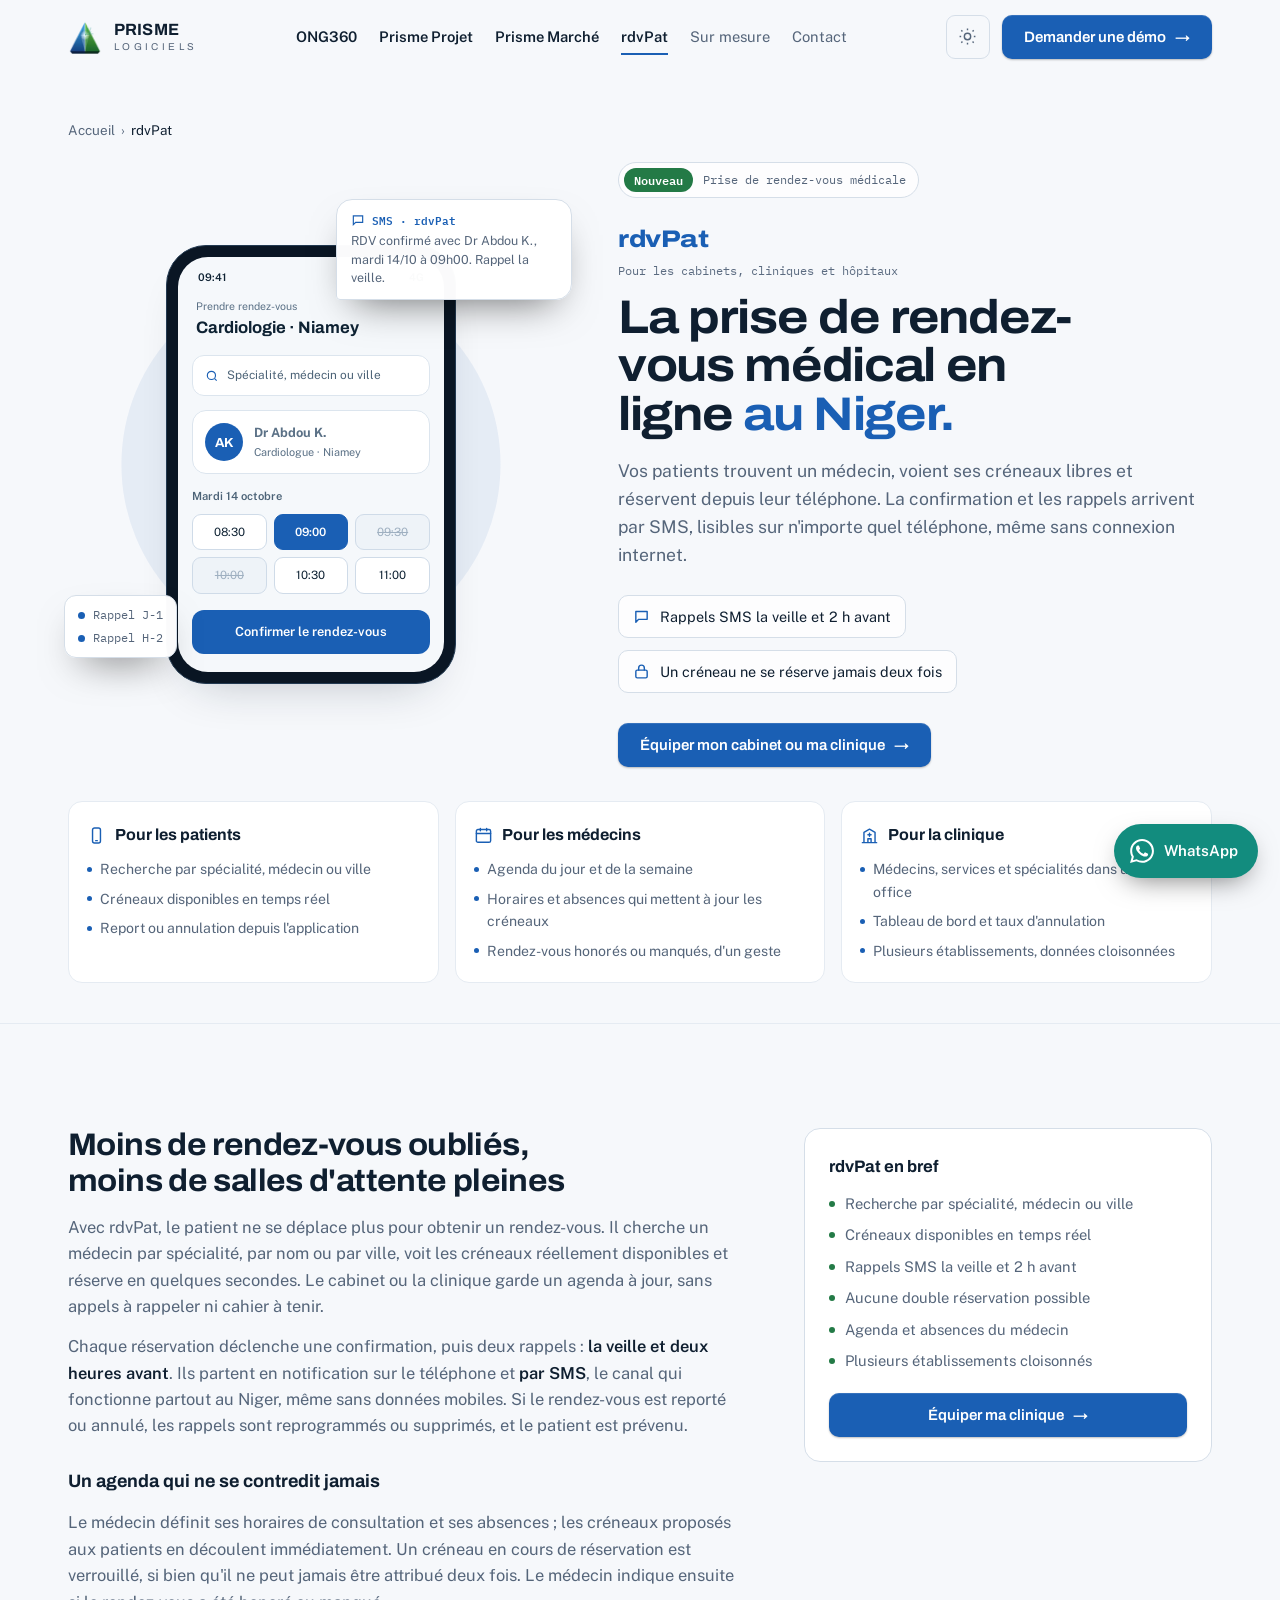
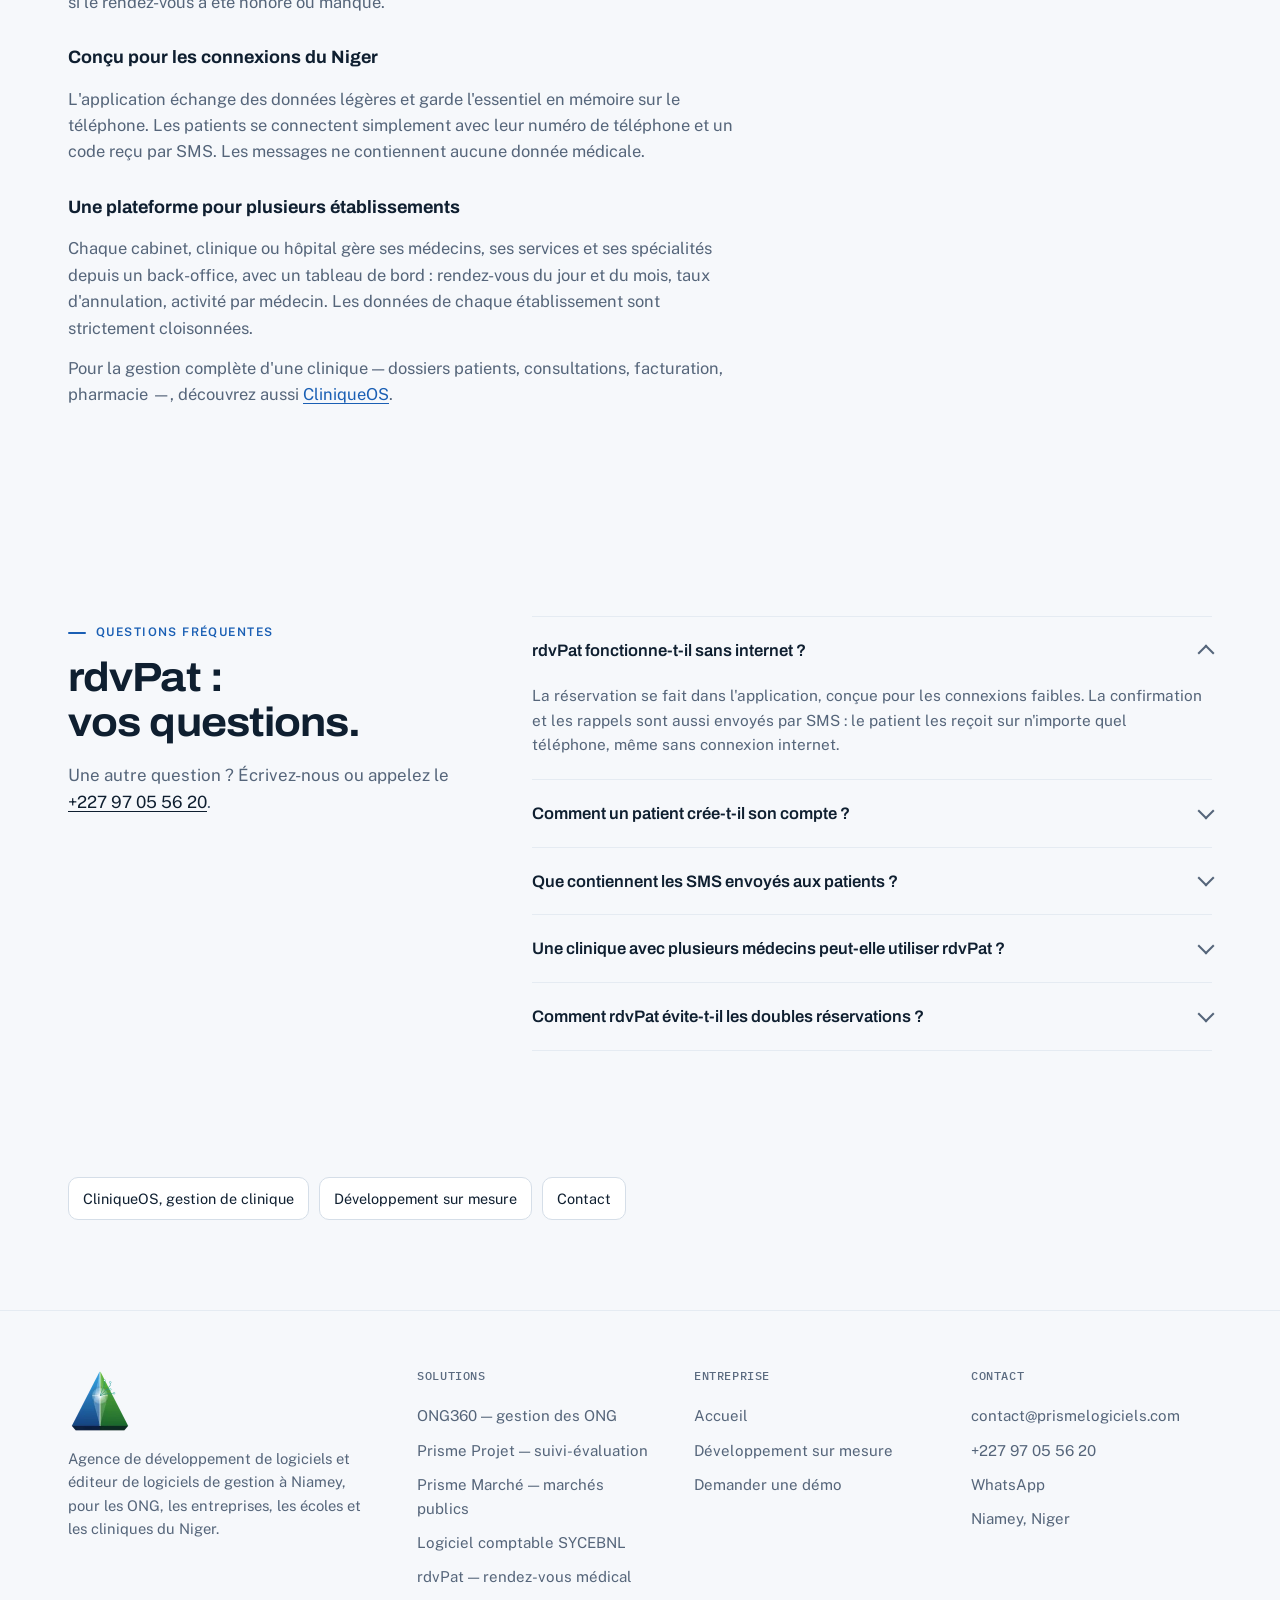
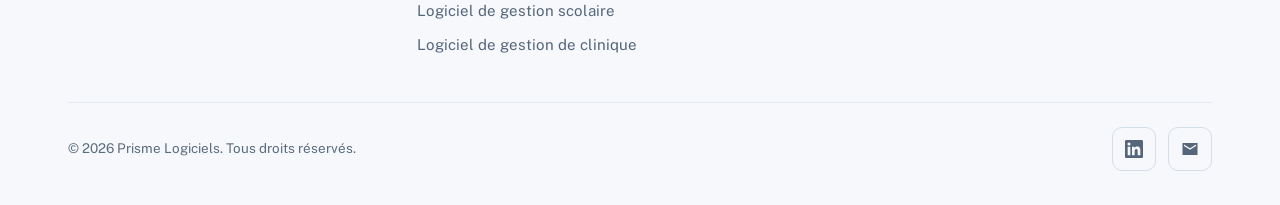
<file: rdvpat.html>
<!DOCTYPE html>
<html lang="fr" data-theme="light">
<head>
<meta charset="UTF-8" />
<meta name="viewport" content="width=device-width, initial-scale=1.0" />
<script>(function(){try{var t=localStorage.getItem('theme');if(t!=='dark'){t='light';}document.documentElement.setAttribute('data-theme',t);}catch(e){document.documentElement.setAttribute('data-theme','light');}})();</script>
<title>rdvPat : prise de rendez-vous médical en ligne au Niger</title>
<meta name="description" content="rdvPat, la prise de rendez-vous médical en ligne pour cabinets et cliniques au Niger : créneaux en temps réel, rappels SMS la veille et 2 h avant." />
<link rel="canonical" href="https://prismelogiciels.com/rdvpat" />
<meta name="robots" content="index, follow" />
<meta name="theme-color" content="#f6f8fb" id="metaTheme" />
<link rel="icon" type="image/png" sizes="48x48" href="/assets/favicon-48.png" />
<link rel="apple-touch-icon" href="/assets/apple-touch-icon.png" />
<meta property="og:type" content="website" />
<meta property="og:site_name" content="Prisme Logiciels" />
<meta property="og:locale" content="fr_FR" />
<meta property="og:title" content="rdvPat : prise de rendez-vous médical en ligne au Niger" />
<meta property="og:description" content="rdvPat, la prise de rendez-vous médical en ligne pour cabinets et cliniques au Niger : créneaux en temps réel, rappels SMS la veille et 2 h avant." />
<meta property="og:url" content="https://prismelogiciels.com/rdvpat" />
<meta property="og:image" content="https://prismelogiciels.com/assets/og-cover.png" />
<meta property="og:image:width" content="1200" />
<meta property="og:image:height" content="630" />
<meta property="og:image:alt" content="Prisme Logiciels, agence de développement de logiciels à Niamey" />
<meta name="twitter:card" content="summary_large_image" />
<meta name="twitter:title" content="rdvPat : prise de rendez-vous médical en ligne au Niger" />
<meta name="twitter:description" content="rdvPat, la prise de rendez-vous médical en ligne pour cabinets et cliniques au Niger : créneaux en temps réel, rappels SMS la veille et 2 h avant." />
<meta name="twitter:image" content="https://prismelogiciels.com/assets/og-cover.png" />
<script type="application/ld+json">{"@context":"https://schema.org","@graph":[{"@type":"ProfessionalService","@id":"https://prismelogiciels.com/#org","name":"Prisme Logiciels","alternateName":"PRISME LOGICIELS","description":"Agence de développement de logiciels et éditeur de logiciels de gestion à Niamey : ONG360, Prisme Projet, Prisme Marché, rdvPat, comptabilité SYCEBNL, paie, gestion scolaire, gestion de clinique et développement sur mesure.","url":"https://prismelogiciels.com/","logo":"https://prismelogiciels.com/assets/icon.png","image":"https://prismelogiciels.com/assets/og-cover.png","email":"contact@prismelogiciels.com","telephone":"+227 97 05 56 20","address":{"@type":"PostalAddress","addressLocality":"Niamey","postalCode":"8001","addressCountry":"NE"},"sameAs":["https://www.linkedin.com/company/134564122"],"openingHoursSpecification":[{"@type":"OpeningHoursSpecification","dayOfWeek":["Monday","Tuesday","Wednesday","Thursday","Friday","Saturday","Sunday"],"opens":"00:00","closes":"23:59"}],"areaServed":{"@type":"Country","name":"Niger"},"knowsAbout":["Développement de logiciels sur mesure","Logiciel de gestion des ONG","Comptabilité SYCEBNL","Paie au Niger","Suivi-évaluation de projets","Gestion de projet","Passation des marchés publics","Gestion scolaire","Gestion de clinique","Prise de rendez-vous médical"]},{"@type":"BreadcrumbList","itemListElement":[{"@type":"ListItem","position":1,"name":"Accueil","item":"https://prismelogiciels.com/"},{"@type":"ListItem","position":2,"name":"rdvPat","item":"https://prismelogiciels.com/rdvpat"}]},{"@type":"SoftwareApplication","name":"rdvPat","applicationCategory":"MedicalApplication","operatingSystem":"Android, iOS, Web","inLanguage":"fr","description":"Prise de rendez-vous médical en ligne pour cabinets et cliniques : recherche de médecins, créneaux en temps réel, confirmation et rappels par SMS.","url":"https://prismelogiciels.com/rdvpat","publisher":{"@id":"https://prismelogiciels.com/#org"}},{"@type":"FAQPage","mainEntity":[{"@type":"Question","name":"rdvPat fonctionne-t-il sans internet ?","acceptedAnswer":{"@type":"Answer","text":"La réservation se fait dans l'application, conçue pour les connexions faibles. La confirmation et les rappels sont aussi envoyés par SMS : le patient les reçoit sur n'importe quel téléphone, même sans connexion internet."}},{"@type":"Question","name":"Comment un patient crée-t-il son compte ?","acceptedAnswer":{"@type":"Answer","text":"Avec son numéro de téléphone : il reçoit un code par SMS pour confirmer son identité. Il n'a pas besoin d'adresse e-mail."}},{"@type":"Question","name":"Que contiennent les SMS envoyés aux patients ?","acceptedAnswer":{"@type":"Answer","text":"Le strict nécessaire : le médecin, la date et l'heure du rendez-vous. Aucune donnée médicale n'est transmise par SMS."}},{"@type":"Question","name":"Une clinique avec plusieurs médecins peut-elle utiliser rdvPat ?","acceptedAnswer":{"@type":"Answer","text":"Oui. Chaque établissement gère ses médecins, ses services et ses spécialités depuis un back-office, et plusieurs établissements peuvent utiliser la plateforme avec des données strictement cloisonnées."}},{"@type":"Question","name":"Comment rdvPat évite-t-il les doubles réservations ?","acceptedAnswer":{"@type":"Answer","text":"Les créneaux sont calculés à partir des horaires et des absences de chaque médecin, et un créneau est verrouillé le temps de la réservation : il ne peut jamais être attribué à deux patients."}}]}]}</script>
<link rel="preconnect" href="https://fonts.googleapis.com" />
<link rel="preconnect" href="https://fonts.gstatic.com" crossorigin />
<link rel="stylesheet" href="https://fonts.googleapis.com/css2?family=Archivo:wdth,wght@100..125,400..800&family=IBM+Plex+Mono:wght@400;500;600&family=Public+Sans:wght@400;500;600;700&display=swap" media="print" onload="this.media='all'" />
<noscript><link rel="stylesheet" href="https://fonts.googleapis.com/css2?family=Archivo:wdth,wght@100..125,400..800&family=IBM+Plex+Mono:wght@400;500;600&family=Public+Sans:wght@400;500;600;700&display=swap" /></noscript>
<link rel="stylesheet" href="/assets/site.css?v=6" />
</head>
<body>
<a class="skip-link" href="#contenu">Aller au contenu principal</a>

<header id="hdr">
  <div class="wrap nav">
    <a href="/" class="brand">
      <img src="/assets/icon-72.webp" alt="" width="34" height="34" />
      <b>PRISME <span>LOGICIELS</span></b><span class="sr-only"> — accueil</span>
    </a>
    <nav class="nav-links" aria-label="Navigation principale">
      <a href="/ong360" class="prod">ONG360</a>
      <a href="/prisme-projet" class="prod">Prisme Projet</a>
      <a href="/prisme-marche" class="prod">Prisme Marché</a>
      <a href="/rdvpat" class="prod" aria-current="page">rdvPat</a>
      <a href="/developpement-logiciel-sur-mesure">Sur mesure</a>
      <a href="/contact">Contact</a>
    </nav>
    <div class="nav-right">
      <button class="theme-btn" id="themeBtn" type="button" aria-label="Basculer entre thème clair et sombre" title="Thème clair / sombre">
        <svg class="moon" viewBox="0 0 24 24" aria-hidden="true"><path d="M21 12.8A9 9 0 1 1 11.2 3a7 7 0 0 0 9.8 9.8z"/></svg>
        <svg class="sun" viewBox="0 0 24 24" aria-hidden="true"><circle cx="12" cy="12" r="4"/><path d="M12 2v2M12 20v2M4 12H2M22 12h-2M5.6 5.6 4.2 4.2M19.8 19.8l-1.4-1.4M18.4 5.6l1.4-1.4M4.2 19.8l1.4-1.4"/></svg>
      </button>
      <a href="/contact" class="btn btn-primary">Demander une démo <span class="arr" aria-hidden="true">→</span></a>
      <button class="menu-btn" id="menuBtn" type="button" aria-label="Ouvrir le menu" aria-expanded="false" aria-controls="mobilePanel"><span></span></button>
    </div>
  </div>
</header>
<nav class="mobile-panel" id="mobilePanel" aria-label="Navigation mobile">
  <a href="/">Accueil</a>
  <a href="/ong360">ONG360</a>
      <a href="/prisme-projet">Prisme Projet <span class="new">Nouveau</span></a>
      <a href="/prisme-marche">Prisme Marché <span class="new">Nouveau</span></a>
      <a href="/rdvpat" aria-current="page">rdvPat</a>
      <a href="/developpement-logiciel-sur-mesure">Sur mesure</a>
      <a href="/contact">Contact</a>
  <a href="/logiciel-comptable">Logiciel comptable</a>
  <a href="/logiciel-gestion-scolaire">Gestion scolaire</a>
  <a href="/logiciel-gestion-clinique">Gestion de clinique</a>
  <a href="/contact" class="btn btn-primary">Demander une démo →</a>
</nav>

<main id="contenu">
<!-- ============ rdvPat ============ -->
<section class="page-hero" aria-labelledby="rdv-title" style="padding-bottom:40px">
  <div class="wrap"><nav class="crumbs" aria-label="Fil d'Ariane"><ol><li><a href="/">Accueil</a></li><li><span aria-current="page">rdvPat</span></li></ol></nav></div>
  <div class="wrap rdv-grid">
    <div class="rdv-visual" aria-hidden="true">
      <div class="phone-stage">
        <div class="phone">
          <div class="screen">
            <div class="scr-top"><span>09:41</span><span>4G</span></div>
            <div class="scr-head"><small>Prendre rendez-vous</small><b>Cardiologie · Niamey</b></div>
            <div class="scr-search"><svg viewBox="0 0 24 24"><circle cx="11" cy="11" r="7"/><path d="M20 20l-3.5-3.5"/></svg>Spécialité, médecin ou ville</div>
            <div class="doc"><span class="av">AK</span><span><b>Dr Abdou K.</b><span>Cardiologue · Niamey</span></span></div>
            <div class="slots-day">Mardi 14 octobre</div>
            <div class="slots">
              <span class="slot">08:30</span><span class="slot on">09:00</span><span class="slot taken">09:30</span>
              <span class="slot taken">10:00</span><span class="slot">10:30</span><span class="slot">11:00</span>
            </div>
            <div class="scr-cta">Confirmer le rendez-vous</div>
          </div>
        </div>
        <div class="sms">
          <b><svg viewBox="0 0 24 24"><path d="M4 5h16v11H8l-4 4z"/></svg>SMS · rdvPat</b>
          RDV confirmé avec Dr Abdou K., mardi 14/10 à 09h00. Rappel la veille.
        </div>
        <div class="remind"><span><i></i>Rappel J-1</span><span><i></i>Rappel H-2</span></div>
      </div>
    </div>

    <div class="rdv-text">
      <span class="flag rdv"><b>Nouveau</b> Prise de rendez-vous médicale</span>
      <p class="prod-mark rdv-mark"><strong>rdvPat</strong><span>Pour les cabinets, cliniques et hôpitaux</span></p>
      <h1 id="rdv-title">La prise de rendez-vous médical en ligne <span class="grad-text">au Niger.</span></h1>
      <p class="lead" style="margin-top:4px">Vos patients trouvent un médecin, voient ses créneaux libres et réservent depuis leur téléphone. La confirmation et les rappels arrivent par SMS, lisibles sur n'importe quel téléphone, même sans connexion internet.</p>
      <div class="keys">
        <span class="key"><svg viewBox="0 0 24 24" aria-hidden="true"><path d="M4 5h16v11H8l-4 4z"/></svg>Rappels SMS la veille et 2&nbsp;h avant</span>
        <span class="key"><svg viewBox="0 0 24 24" aria-hidden="true"><rect x="4" y="10" width="16" height="11" rx="2"/><path d="M8 10V7a4 4 0 0 1 8 0v3"/></svg>Un créneau ne se réserve jamais deux fois</span>
      </div>
      <div><a href="/contact?produit=rdvPat" class="btn btn-primary">Équiper mon cabinet ou ma clinique <span class="arr" aria-hidden="true">→</span></a></div>
    </div>
  </div>

  <div class="wrap">
    <h2 class="sr-only">Pour qui ?</h2>
    <div class="audiences">
      <div class="aud">
        <h3><svg viewBox="0 0 24 24" aria-hidden="true"><rect x="7" y="2.5" width="10" height="19" rx="2.5"/><path d="M11 18.5h2"/></svg>Pour les patients</h3>
        <ul><li>Recherche par spécialité, médecin ou ville</li><li>Créneaux disponibles en temps réel</li><li>Report ou annulation depuis l'application</li></ul>
      </div>
      <div class="aud">
        <h3><svg viewBox="0 0 24 24" aria-hidden="true"><rect x="3" y="4.5" width="18" height="16" rx="2"/><path d="M3 9.5h18M8 3v3M16 3v3"/></svg>Pour les médecins</h3>
        <ul><li>Agenda du jour et de la semaine</li><li>Horaires et absences qui mettent à jour les créneaux</li><li>Rendez-vous honorés ou manqués, d'un geste</li></ul>
      </div>
      <div class="aud">
        <h3><svg viewBox="0 0 24 24" aria-hidden="true"><path d="M3 21h18M5 21V8l7-4 7 4v13M10 21v-5h4v5M12 9v4M10 11h4"/></svg>Pour la clinique</h3>
        <ul><li>Médecins, services et spécialités dans un back-office</li><li>Tableau de bord et taux d'annulation</li><li>Plusieurs établissements, données cloisonnées</li></ul>
      </div>
    </div>
  </div>
</section>

<section class="sec" id="details" aria-labelledby="det-title">
  <div class="wrap two-col">
    <div class="prose reveal">
      <h2 id="det-title">Moins de rendez-vous oubliés, moins de salles d'attente pleines</h2>
      <p>Avec rdvPat, le patient ne se déplace plus pour obtenir un rendez-vous. Il cherche un médecin par spécialité, par nom ou par ville, voit les créneaux réellement disponibles et réserve en quelques secondes. Le cabinet ou la clinique garde un agenda à jour, sans appels à rappeler ni cahier à tenir.</p>
      <p>Chaque réservation déclenche une confirmation, puis deux rappels : <strong>la veille et deux heures avant</strong>. Ils partent en notification sur le téléphone et <strong>par SMS</strong>, le canal qui fonctionne partout au Niger, même sans données mobiles. Si le rendez-vous est reporté ou annulé, les rappels sont reprogrammés ou supprimés, et le patient est prévenu.</p>
      <h3>Un agenda qui ne se contredit jamais</h3>
      <p>Le médecin définit ses horaires de consultation et ses absences ; les créneaux proposés aux patients en découlent immédiatement. Un créneau en cours de réservation est verrouillé, si bien qu'il ne peut jamais être attribué deux fois. Le médecin indique ensuite si le rendez-vous a été honoré ou manqué.</p>
      <h3>Conçu pour les connexions du Niger</h3>
      <p>L'application échange des données légères et garde l'essentiel en mémoire sur le téléphone. Les patients se connectent simplement avec leur numéro de téléphone et un code reçu par SMS. Les messages ne contiennent aucune donnée médicale.</p>
      <h3>Une plateforme pour plusieurs établissements</h3>
      <p>Chaque cabinet, clinique ou hôpital gère ses médecins, ses services et ses spécialités depuis un back-office, avec un tableau de bord : rendez-vous du jour et du mois, taux d'annulation, activité par médecin. Les données de chaque établissement sont strictement cloisonnées.</p>
      <p>Pour la gestion complète d'une clinique — dossiers patients, consultations, facturation, pharmacie —, découvrez aussi <a href="/logiciel-gestion-clinique">CliniqueOS</a>.</p>
    </div>
    <aside class="aside-box reveal d2"><h3>rdvPat en bref</h3><ul><li>Recherche par spécialité, médecin ou ville</li><li>Créneaux disponibles en temps réel</li><li>Rappels SMS la veille et 2 h avant</li><li>Aucune double réservation possible</li><li>Agenda et absences du médecin</li><li>Plusieurs établissements cloisonnés</li></ul><a href="/contact?produit=rdvPat" class="btn btn-primary">Équiper ma clinique <span class="arr" aria-hidden="true">→</span></a></aside>
  </div>
</section>
<section class="sec" id="faq" aria-labelledby="faq-title">
  <div class="wrap faq-grid">
    <div class="sec-head reveal" style="margin-bottom:0">
      <span class="eyebrow">Questions fréquentes</span>
      <h2 id="faq-title">rdvPat : vos questions.</h2>
      <p>Une autre question ? Écrivez-nous ou appelez le <a href="tel:+22797055620" style="color:var(--text);text-decoration:underline;text-underline-offset:3px">+227 97 05 56 20</a>.</p>
    </div>
    <div class="faq reveal d1">
      <details open>
        <summary>rdvPat fonctionne-t-il sans internet ?</summary>
        <p>La réservation se fait dans l'application, conçue pour les connexions faibles. La confirmation et les rappels sont aussi envoyés par SMS : le patient les reçoit sur n'importe quel téléphone, même sans connexion internet.</p>
      </details>
      <details>
        <summary>Comment un patient crée-t-il son compte ?</summary>
        <p>Avec son numéro de téléphone : il reçoit un code par SMS pour confirmer son identité. Il n'a pas besoin d'adresse e-mail.</p>
      </details>
      <details>
        <summary>Que contiennent les SMS envoyés aux patients ?</summary>
        <p>Le strict nécessaire : le médecin, la date et l'heure du rendez-vous. Aucune donnée médicale n'est transmise par SMS.</p>
      </details>
      <details>
        <summary>Une clinique avec plusieurs médecins peut-elle utiliser rdvPat ?</summary>
        <p>Oui. Chaque établissement gère ses médecins, ses services et ses spécialités depuis un back-office, et plusieurs établissements peuvent utiliser la plateforme avec des données strictement cloisonnées.</p>
      </details>
      <details>
        <summary>Comment rdvPat évite-t-il les doubles réservations ?</summary>
        <p>Les créneaux sont calculés à partir des horaires et des absences de chaque médecin, et un créneau est verrouillé le temps de la réservation : il ne peut jamais être attribué à deux patients.</p>
      </details>
    </div>
  </div>
</section>
<div class="wrap"><div class="related"><a href="/logiciel-gestion-clinique">CliniqueOS, gestion de clinique</a><a href="/developpement-logiciel-sur-mesure">Développement sur mesure</a><a href="/contact">Contact</a></div></div>
<div style="height:90px"></div>

</main>

<footer>
  <div class="wrap">
    <div class="foot-grid">
      <div class="brand-foot">
        <img src="/assets/icon-128.webp" alt="Prisme Logiciels" width="64" height="64" loading="lazy" />
        <p>Agence de développement de logiciels et éditeur de logiciels de gestion à Niamey, pour les ONG, les entreprises, les écoles et les cliniques du Niger.</p>
      </div>
      <div class="foot-col">
        <p class="foot-h">SOLUTIONS</p>
        <a href="/ong360">ONG360 — gestion des ONG</a>
        <a href="/prisme-projet">Prisme Projet — suivi-évaluation</a>
        <a href="/prisme-marche">Prisme Marché — marchés publics</a>
        <a href="/logiciel-comptable">Logiciel comptable SYCEBNL</a>
        <a href="/rdvpat">rdvPat — rendez-vous médical</a>
        <a href="/logiciel-gestion-scolaire">Logiciel de gestion scolaire</a>
        <a href="/logiciel-gestion-clinique">Logiciel de gestion de clinique</a>
      </div>
      <div class="foot-col">
        <p class="foot-h">ENTREPRISE</p>
        <a href="/">Accueil</a>
        <a href="/developpement-logiciel-sur-mesure">Développement sur mesure</a>
        <a href="/contact">Demander une démo</a>
      </div>
      <div class="foot-col">
        <p class="foot-h">CONTACT</p>
        <a href="mailto:ousmanelyabdoulaye@gmail.com">contact@prismelogiciels.com</a>
        <a href="tel:+22797055620">+227 97 05 56 20</a>
        <a href="https://wa.me/22797055620?text=Bonjour%20Prisme%20Logiciels%2C%20je%20souhaite%20une%20d%C3%A9monstration." target="_blank" rel="noopener">WhatsApp</a>
        <a href="/contact">Niamey, Niger</a>
      </div>
    </div>
    <div class="foot-bottom">
      <p>© <span id="year">2026</span> Prisme Logiciels. Tous droits réservés.</p>
      <div class="socials">
        <a href="https://www.linkedin.com/company/134564122" aria-label="LinkedIn"><svg viewBox="0 0 24 24" aria-hidden="true"><path d="M20.45 20.45h-3.56v-5.57c0-1.33-.02-3.04-1.85-3.04-1.85 0-2.13 1.45-2.13 2.94v5.67H9.35V9h3.41v1.56h.05c.48-.9 1.64-1.85 3.37-1.85 3.6 0 4.27 2.37 4.27 5.46v6.28zM5.34 7.43a2.06 2.06 0 1 1 0-4.13 2.06 2.06 0 0 1 0 4.13zM7.12 20.45H3.56V9h3.56v11.45zM22.22 0H1.77C.79 0 0 .77 0 1.73v20.54C0 23.23.79 24 1.77 24h20.45c.98 0 1.78-.77 1.78-1.73V1.73C24 .77 23.2 0 22.22 0z"/></svg></a>
        <a href="mailto:contact@prismelogiciels.com" aria-label="Email"><svg viewBox="0 0 24 24" aria-hidden="true"><path d="M22 4H2v16h20V4zm-2 4l-8 5-8-5V6l8 5 8-5v2z"/></svg></a>
      </div>
    </div>
  </div>
</footer>

<a class="wa-float" href="https://wa.me/22797055620?text=Bonjour%20Prisme%20Logiciels%2C%20je%20souhaite%20une%20d%C3%A9monstration." target="_blank" rel="noopener" aria-label="Discuter sur WhatsApp avec Prisme Logiciels">
  <svg viewBox="0 0 24 24" aria-hidden="true"><path d="M17.47 14.38c-.3-.15-1.76-.87-2.03-.97-.27-.1-.47-.15-.67.15-.2.3-.77.97-.94 1.16-.17.2-.35.22-.64.07-.3-.15-1.26-.46-2.39-1.47-.88-.79-1.48-1.76-1.65-2.06-.17-.3-.02-.46.13-.61.13-.13.3-.35.45-.52.15-.17.2-.3.3-.5.1-.2.05-.37-.03-.52-.07-.15-.67-1.61-.92-2.21-.24-.58-.49-.5-.67-.51h-.57c-.2 0-.52.07-.79.37-.27.3-1.04 1.02-1.04 2.48s1.06 2.88 1.21 3.07c.15.2 2.1 3.2 5.08 4.49.71.31 1.26.49 1.7.63.71.23 1.36.2 1.87.12.57-.09 1.76-.72 2.01-1.41.25-.69.25-1.29.17-1.41-.07-.12-.27-.2-.57-.35zM12.05 21.78h-.01a9.87 9.87 0 0 1-5.03-1.38l-.36-.21-3.74.98 1-3.65-.24-.37a9.86 9.86 0 0 1-1.51-5.26c0-5.45 4.44-9.88 9.89-9.88 2.64 0 5.12 1.03 6.99 2.9a9.83 9.83 0 0 1 2.89 6.99c0 5.45-4.44 9.88-9.89 9.88zm8.41-18.3A11.82 11.82 0 0 0 12.05 0C5.5 0 .16 5.34.16 11.89c0 2.1.55 4.14 1.59 5.95L.06 24l6.3-1.65a11.88 11.88 0 0 0 5.68 1.45h.01c6.55 0 11.89-5.34 11.89-11.89 0-3.18-1.24-6.17-3.48-8.41z"/></svg>
  <span>WhatsApp</span>
</a>

<script src="/assets/site.js?v=3" defer></script>
</body>
</html>
</file>
<file: assets/site.css>
/* Prisme Logiciels — feuille de style commune à toutes les pages */
  :root{
    --bg:#0a1520; --bg-2:#0d1a28; --surface:#0f1d2e; --surface-2:#132538;
    --line:#1f3349; --line-soft:#172a3e;
    --text:#e8eef5; --muted:#9aabbd; --faint:#8a9bb0;
    /* une seule couleur d'action : le bleu du logo, en aplat */
    --accent:#5ea3f0; --accent-strong:#1f6fd1; --accent-hover:#1a62bd; --accent-tint:rgba(94,163,240,.12);
    /* le vert du logo devient un signal (validé, nouveau), plus une décoration */
    --ok:#4cb87a; --on-ok:#06140c;
    --header-bg:rgba(10,21,32,.84); --panel-bg:rgba(12,24,37,.98); --chip-glass:rgba(15,29,46,.6);
    --shadow:0 24px 60px -28px rgba(0,0,0,.7);
    color-scheme:dark;
    --display:'Archivo',system-ui,sans-serif;
    --body:'Public Sans',system-ui,sans-serif;
    --mono:'IBM Plex Mono',ui-monospace,monospace;
    --maxw:1200px;
    --ease:cubic-bezier(.22,.61,.36,1);
  }
  [data-theme="light"]{
    --bg:#f6f8fb; --bg-2:#eef2f7; --surface:#ffffff; --surface-2:#f7f9fc;
    --line:#d5dee8; --line-soft:#e5ebf2;
    --text:#0f1f30; --muted:#55657a; --faint:#5b6b80;
    --accent:#1a5fb4; --accent-strong:#1a5fb4; --accent-hover:#164f97; --accent-tint:rgba(26,95,180,.08);
    --ok:#237a46; --on-ok:#ffffff;
    --header-bg:rgba(246,248,251,.86); --panel-bg:rgba(255,255,255,.98); --chip-glass:rgba(255,255,255,.75);
    --shadow:0 24px 50px -30px rgba(15,31,48,.3);
    color-scheme:light;
  }
  *{box-sizing:border-box;margin:0;padding:0}
  html{scroll-behavior:smooth;scroll-padding-top:84px}
  body{background:var(--bg);color:var(--text);font-family:var(--body);line-height:1.6;-webkit-font-smoothing:antialiased;overflow-x:hidden}
  a{color:inherit;text-decoration:none}
  img{max-width:100%;display:block;height:auto}
  ::selection{background:rgba(94,163,240,.3)}
  :focus-visible{outline:2px solid var(--accent);outline-offset:3px;border-radius:6px}
  .btn:focus-visible{outline-offset:4px}
  .skip-link{position:absolute;left:-9999px;top:0;z-index:100;background:var(--surface);color:var(--text);
    padding:12px 18px;border:1px solid var(--accent);border-radius:0 0 10px 0;font-size:.92rem}
  .skip-link:focus{left:0}
  .wrap{max-width:var(--maxw);margin:0 auto;padding:0 28px}
  .sr-only{position:absolute;width:1px;height:1px;overflow:hidden;clip:rect(0 0 0 0);white-space:nowrap}

  /* ---------- typographie ---------- */
  .eyebrow{font-family:var(--body);font-weight:600;font-size:.74rem;letter-spacing:.12em;text-transform:uppercase;color:var(--accent);
    display:inline-flex;align-items:center;gap:10px}
  .eyebrow::before{content:"";width:18px;height:2px;border-radius:2px;background:currentColor}
  .grad-text{color:var(--accent)}
  h1,h2,h3{font-family:var(--display);text-wrap:balance}
  h1{font-weight:700;line-height:1.02;letter-spacing:-.028em;font-variation-settings:'wdth' 112;font-size:clamp(2.3rem,4.3vw,3.4rem)}
  .sec-head{max-width:780px;margin-bottom:48px}
  .sec-head h2,.h2{font-weight:700;letter-spacing:-.022em;line-height:1.1;font-variation-settings:'wdth' 108;
    font-size:clamp(1.75rem,3.3vw,2.55rem);margin-top:14px}
  .sec-head p{color:var(--muted);font-size:1.06rem;margin-top:16px;max-width:42em}
  .lead{font-size:1.1rem;color:var(--muted);max-width:36em}

  /* ---------- boutons ---------- */
  .btn{font-family:var(--display);font-weight:600;font-size:.94rem;cursor:pointer;border:none;border-radius:10px;
    padding:13px 22px;transition:transform .2s var(--ease),box-shadow .25s,filter .25s,background .25s,border-color .25s;
    display:inline-flex;align-items:center;gap:9px;line-height:1.2}
  .btn-primary{background:var(--accent-strong);color:#fff;box-shadow:0 1px 2px rgba(0,0,0,.25),inset 0 1px 0 rgba(255,255,255,.12)}
  .btn-primary:hover{background:var(--accent-hover);transform:translateY(-1px)}
  .btn-ghost{background:transparent;color:var(--text);border:1px solid var(--line)}
  .btn-ghost:hover{border-color:var(--accent);background:var(--accent-tint);transform:translateY(-2px)}
  .btn .arr{transition:transform .25s var(--ease)}
  .btn:hover .arr{transform:translateX(4px)}

  /* ---------- header ---------- */
  header{position:fixed;top:0;left:0;right:0;z-index:50;border-bottom:1px solid transparent;
    transition:background .35s var(--ease),border-color .35s var(--ease)}
  header.scrolled{background:var(--header-bg);backdrop-filter:blur(14px);-webkit-backdrop-filter:blur(14px);border-bottom-color:var(--line-soft)}
  .nav{display:flex;align-items:center;justify-content:space-between;height:74px;gap:20px}
  .brand{display:flex;align-items:center;gap:12px;flex:none}
  .brand img{height:34px;width:auto}
  .brand b{font-family:var(--display);font-weight:700;font-size:1.02rem;letter-spacing:.01em;line-height:1}
  .brand b span{display:block;font-weight:400;font-size:.62rem;letter-spacing:.34em;color:var(--muted);margin-top:3px}
  .nav-links{display:flex;align-items:center;gap:26px}
  .nav-links a{font-size:.92rem;color:var(--muted);transition:color .2s;position:relative;padding:4px 0}
  .nav-links a::after{content:"";position:absolute;left:0;bottom:-2px;height:1.5px;width:0;background:var(--accent);transition:width .28s var(--ease)}
  .nav-links a:hover{color:var(--text)}
  .nav-links a:hover::after{width:100%}
  .nav-links .prod{color:var(--text);font-weight:600}
  .new{font-family:var(--mono);font-size:.62rem;font-weight:600;letter-spacing:.04em;text-transform:uppercase;
    color:var(--on-ok);background:var(--ok);border-radius:5px;padding:2px 6px;margin-left:6px;vertical-align:2px}
  .nav-right{display:flex;align-items:center;gap:12px}
  .theme-btn,.menu-btn{flex:none;background:none;border:1px solid var(--line);border-radius:9px;width:44px;height:44px;cursor:pointer;
    align-items:center;justify-content:center;color:var(--muted);transition:.25s}
  .theme-btn{display:flex}
  .theme-btn:hover{border-color:var(--accent);color:var(--text)}
  .theme-btn svg{width:19px;height:19px;fill:none;stroke:currentColor;stroke-width:1.8}
  .theme-btn .sun{display:none}
  [data-theme="light"] .theme-btn .moon{display:none}
  [data-theme="light"] .theme-btn .sun{display:block}
  .menu-btn{display:none}
  .menu-btn span{display:block;width:20px;height:2px;background:var(--text);position:relative;transition:.25s}
  .menu-btn span::before,.menu-btn span::after{content:"";position:absolute;left:0;width:20px;height:2px;background:var(--text);transition:.25s}
  .menu-btn span::before{top:-6px}.menu-btn span::after{top:6px}
  .menu-btn.open span{background:transparent}
  .menu-btn.open span::before{top:0;transform:rotate(45deg)}
  .menu-btn.open span::after{top:0;transform:rotate(-45deg)}
  .mobile-panel{position:fixed;inset:74px 0 auto 0;z-index:49;background:var(--panel-bg);backdrop-filter:blur(12px);
    border-bottom:1px solid var(--line);display:flex;flex-direction:column;padding:14px 28px 26px;gap:4px;
    transform:translateY(-12px);opacity:0;pointer-events:none;visibility:hidden;transition:.3s var(--ease)}
  .mobile-panel.open{transform:none;opacity:1;pointer-events:auto;visibility:visible}
  .mobile-panel a{padding:13px 0;border-bottom:1px solid var(--line-soft);color:var(--text);font-size:1rem}
  .mobile-panel .btn{margin-top:14px;justify-content:center;border-bottom:none}

  /* ---------- hero : ONG360 ---------- */
  .hero{position:relative;padding:132px 0 40px}
  .hero-grid{display:grid;grid-template-columns:1fr 1.1fr;gap:56px;align-items:center}
  .flag{display:inline-flex;align-items:center;gap:10px;font-family:var(--mono);font-size:.74rem;color:var(--muted);
    border:1px solid var(--line);border-radius:30px;padding:5px 12px 5px 5px;background:var(--chip-glass)}
  .flag b{font-weight:600;color:#fff;background:var(--accent-strong);border-radius:20px;padding:3px 10px}
  .prod-mark{display:flex;flex-direction:column;gap:2px;margin:22px 0 14px}
  .prod-mark strong{font-family:var(--display);font-weight:800;font-variation-settings:'wdth' 118;letter-spacing:-.02em;
    font-size:1.5rem;color:var(--accent)}
  .prod-mark span{font-family:var(--mono);font-size:.76rem;color:var(--faint)}
  .hero h1{margin-bottom:20px}
  .hero .lead{margin-bottom:30px}
  .hero-cta{display:flex;gap:14px;flex-wrap:wrap;margin-bottom:30px}
  .proofs{list-style:none;display:grid;gap:10px}
  .proofs li{display:flex;gap:11px;align-items:flex-start;font-size:.95rem;color:var(--muted)}
  .proofs svg{flex:none;width:18px;height:18px;margin-top:3px;stroke:var(--ok);fill:none;stroke-width:2.2;stroke-linecap:round;stroke-linejoin:round}
  .proofs b{color:var(--text);font-weight:600}

  /* capture produit dans un cadre de navigateur */
  .shot{position:relative;border-radius:14px;overflow:hidden;background:#fff;border:1px solid var(--line);box-shadow:var(--shadow)}
  .shot-bar{display:flex;align-items:center;gap:7px;height:34px;padding:0 14px;background:#eef3f8;border-bottom:1px solid #dbe4ee}
  .shot-bar i{width:10px;height:10px;border-radius:50%;background:#cbd6e2}
  .shot-bar span{margin-left:10px;font-family:var(--mono);font-size:.7rem;color:#5b7186;white-space:nowrap;overflow:hidden;text-overflow:ellipsis}
  .shot img{width:100%}
  .hero-visual{position:relative}
  .callout{position:absolute;display:flex;gap:11px;align-items:flex-start;max-width:258px;padding:13px 15px;border-radius:12px;
    background:var(--panel-bg);border:1px solid var(--line);box-shadow:0 18px 40px -18px rgba(0,0,0,.55);font-size:.84rem;line-height:1.45;color:var(--muted)}
  .callout b{display:block;color:var(--text);font-family:var(--display);font-size:.92rem;margin-bottom:2px}
  .callout .ci{flex:none;width:30px;height:30px;border-radius:8px;display:flex;align-items:center;justify-content:center;background:var(--accent-tint);border:1px solid var(--line)}
  .callout svg{width:16px;height:16px;fill:none;stroke-width:2;stroke-linecap:round;stroke-linejoin:round}
  .callout.c1{left:-30px;top:-38px}
  .callout.c1 svg{stroke:#e0a43a}
  .callout.c2{right:-22px;bottom:-40px}
  .callout.c2 svg{stroke:var(--ok)}

  /* bande de la gamme */
  .lineup{margin-top:72px;padding:20px 0;border-top:1px solid var(--line-soft);border-bottom:1px solid var(--line-soft)}
  .lineup .wrap{display:flex;align-items:center;gap:18px;flex-wrap:wrap}
  .lineup-label{font-family:var(--mono);font-size:.74rem;color:var(--faint);margin-right:6px}
  .lineup a{display:inline-flex;align-items:center;gap:8px;font-size:.9rem;color:var(--muted);transition:color .2s}
  .lineup a:hover{color:var(--text)}
  .lineup a::before{content:"";width:8px;height:8px;border-radius:2px;background:var(--line);transform:rotate(45deg)}
  .lineup a.is-main{color:var(--text);font-weight:600}
  .lineup a.is-main::before{background:var(--accent)}

  /* références clients : noms en texte (aucun logo sans fichier officiel ni accord graphique) */

  /* ---------- sections ---------- */
  section{position:relative}
  .sec{padding:104px 0}
  .band{background:var(--bg-2);border-top:1px solid var(--line-soft);border-bottom:1px solid var(--line-soft)}
  .divider{height:1px;background:var(--line-soft)}

  /* ---------- ONG360 : modules en onglets ---------- */
  .modules{display:grid;grid-template-columns:290px 1fr;gap:40px;align-items:start}
  .tablist{display:flex;flex-direction:column;gap:4px;position:sticky;top:96px}
  .tab{all:unset;box-sizing:border-box;cursor:pointer;display:flex;align-items:center;gap:12px;padding:13px 14px;border-radius:10px;
    color:var(--muted);font-size:.96rem;border:1px solid transparent;transition:background .2s,color .2s,border-color .2s}
  .tab svg{flex:none;width:20px;height:20px;fill:none;stroke:currentColor;stroke-width:1.7;stroke-linecap:round;stroke-linejoin:round}
  .tab:hover{color:var(--text);background:var(--surface)}
  .tab[aria-selected="true"]{color:var(--text);background:var(--surface);border-color:var(--line);font-weight:600}
  .tab[aria-selected="true"] svg{stroke:var(--accent)}
  .tab:focus-visible{outline:2px solid var(--accent);outline-offset:2px}
  .panel{display:grid;gap:26px}
  .panel[hidden]{display:none}
  .panel-text h3{font-size:1.42rem;font-weight:700;letter-spacing:-.015em;line-height:1.2;max-width:30em}
  .panel-text ul{list-style:none;display:grid;grid-template-columns:repeat(3,1fr);gap:14px;margin-top:18px}
  .panel-text li{font-size:.93rem;color:var(--muted);padding-left:14px;border-left:2px solid var(--accent)}
  .panel .shot{animation:fadeup .45s var(--ease)}
  @keyframes fadeup{from{opacity:0;transform:translateY(10px)}to{opacity:1;transform:none}}

  /* ---------- parcours d'une dépense (séquence réelle : numérotée) ---------- */
  .flow{list-style:none;display:grid;grid-template-columns:repeat(5,1fr);gap:16px;counter-reset:etape}
  .flow li{position:relative;padding:24px 20px 22px;background:var(--surface);border:1px solid var(--line-soft);border-radius:14px;counter-increment:etape}
  .flow li::before{content:counter(etape,decimal-leading-zero);display:flex;align-items:center;justify-content:center;width:36px;height:36px;
    border-radius:9px;background:var(--accent-tint);border:1px solid var(--line);color:var(--accent);font-family:var(--mono);font-weight:600;font-size:.85rem;margin-bottom:16px}
  .flow li:not(:last-child)::after{content:"";position:absolute;top:41px;right:-17px;width:18px;height:1px;background:var(--line)}
  .flow h3{font-size:1.04rem;font-weight:700;margin-bottom:6px}
  .flow p{font-size:.9rem;color:var(--muted)}

  /* ---------- conformité ---------- */
  .comply{display:grid;grid-template-columns:repeat(4,1fr);gap:16px;margin-top:56px}
  .comply div{padding:22px 20px;border-radius:14px;border:1px solid var(--line-soft);background:var(--surface)}
  .comply strong{display:block;font-family:var(--display);font-weight:800;font-variation-settings:'wdth' 112;font-size:1.28rem;letter-spacing:-.01em;color:var(--accent);margin-bottom:6px}
  .comply p{font-size:.9rem;color:var(--muted)}
  .cta-band{margin-top:56px;display:flex;align-items:center;justify-content:space-between;gap:24px;flex-wrap:wrap;
    padding:30px 34px;border-radius:16px;background:var(--accent-tint);border:1px solid var(--line)}
  .cta-band h3{font-size:1.32rem;font-weight:700;letter-spacing:-.01em}
  .cta-band p{color:var(--muted);font-size:.96rem;margin-top:4px}

  /* ---------- rdvPat ---------- */
  .rdv-grid{display:grid;grid-template-columns:.9fr 1.1fr;gap:64px;align-items:center}
  .flag.rdv b{background:var(--ok);color:var(--on-ok)}
  .audiences{display:grid;grid-template-columns:repeat(3,1fr);gap:16px;margin-top:34px}
  .aud{padding:20px 18px;border-radius:14px;background:var(--surface);border:1px solid var(--line-soft)}
  .aud h3{font-size:1rem;font-weight:700;margin-bottom:10px;display:flex;align-items:center;gap:9px}
  .aud h3 svg{width:19px;height:19px;fill:none;stroke:var(--accent);stroke-width:1.8;stroke-linecap:round;stroke-linejoin:round}
  .aud ul{list-style:none;display:grid;gap:7px}
  .aud li{font-size:.88rem;color:var(--muted);padding-left:13px;position:relative}
  .aud li::before{content:"";position:absolute;left:0;top:.62em;width:5px;height:5px;border-radius:50%;background:var(--accent)}
  .keys{display:flex;flex-wrap:wrap;gap:12px;margin:26px 0 30px}
  .key{display:inline-flex;align-items:center;gap:10px;font-size:.9rem;padding:9px 14px;border-radius:10px;border:1px solid var(--line);background:var(--chip-glass)}
  .key svg{width:17px;height:17px;fill:none;stroke:var(--accent);stroke-width:2;stroke-linecap:round;stroke-linejoin:round}

  /* maquette de téléphone (illustration) */
  .phone-stage{position:relative;display:flex;justify-content:center;padding:20px 0}
  .phone-stage::before{content:"";position:absolute;width:78%;aspect-ratio:1;border-radius:50%;top:50%;left:50%;transform:translate(-50%,-50%);
    background:var(--accent-tint)}
  .phone{position:relative;width:290px;border-radius:40px;padding:11px;background:#0a1624;border:1px solid #233a52;box-shadow:var(--shadow)}
  .screen{border-radius:30px;overflow:hidden;background:#f5f8fb;color:#0e2233;font-family:var(--body)}
  .scr-top{display:flex;justify-content:space-between;padding:12px 20px 6px;font-size:.66rem;font-weight:600;color:#0e2233}
  .scr-head{padding:6px 18px 14px}
  .scr-head small{display:block;font-size:.66rem;color:#5b7186}
  .scr-head b{font-family:var(--display);font-size:1.04rem}
  .scr-search{margin:0 14px 14px;padding:10px 12px;border-radius:12px;background:#fff;border:1px solid #dce5ee;font-size:.74rem;color:#4c6377;display:flex;gap:8px;align-items:center}
  .scr-search svg{width:14px;height:14px;fill:none;stroke:#1a5fb4;stroke-width:2}
  .doc{margin:0 14px;padding:12px;border-radius:14px;background:#fff;border:1px solid #dce5ee;display:flex;gap:11px;align-items:center}
  .doc .av{flex:none;width:38px;height:38px;border-radius:50%;background:#1a5fb4;color:#fff;
    display:flex;align-items:center;justify-content:center;font-family:var(--display);font-weight:700;font-size:.82rem}
  .doc b{display:block;font-size:.8rem}
  .doc span{font-size:.68rem;color:#5b7186}
  .slots-day{margin:14px 14px 8px;font-size:.7rem;font-weight:600;color:#4c6377}
  .slots{display:grid;grid-template-columns:repeat(3,1fr);gap:7px;margin:0 14px}
  .slot{text-align:center;font-size:.72rem;padding:8px 0;border-radius:9px;border:1px solid #cfdbe8;background:#fff;color:#0e2233}
  .slot.taken{color:#9fb0c1;text-decoration:line-through;background:#eef3f8}
  .slot.on{background:#1a5fb4;border-color:#1a5fb4;color:#fff;font-weight:600}
  .scr-cta{margin:16px 14px 18px;padding:12px;border-radius:12px;background:#1a5fb4;color:#fff;text-align:center;font-size:.8rem;font-weight:600}
  .sms{position:absolute;right:-18px;top:-26px;width:236px;padding:12px 14px;border-radius:16px 16px 16px 4px;
    background:var(--panel-bg);border:1px solid var(--line);box-shadow:0 18px 40px -18px rgba(0,0,0,.6);font-size:.78rem;line-height:1.45;color:var(--muted)}
  .sms b{display:flex;align-items:center;gap:7px;font-family:var(--mono);font-size:.68rem;color:var(--accent);margin-bottom:5px;font-weight:600}
  .sms b svg{width:14px;height:14px;fill:none;stroke:currentColor;stroke-width:2}
  .remind{position:absolute;left:-4px;bottom:46px;padding:10px 13px;border-radius:12px;background:var(--panel-bg);border:1px solid var(--line);
    box-shadow:0 18px 40px -18px rgba(0,0,0,.6);font-family:var(--mono);font-size:.72rem;color:var(--muted);display:grid;gap:4px}
  .remind span{display:flex;align-items:center;gap:8px}
  .remind i{width:7px;height:7px;border-radius:50%;background:var(--accent)}

  /* ---------- la gamme (signature : réfraction) ---------- */
  .gamme-top{display:grid;grid-template-columns:.85fr 1.15fr;gap:40px;align-items:center;margin-bottom:56px}
  .prism-diagram{width:100%;height:auto;overflow:visible}
  .prism-diagram .arc{fill:none;stroke:var(--line);stroke-width:1.2}
  .prism-diagram .beam{fill:none;stroke:var(--text);stroke-width:2.4;stroke-linecap:round;opacity:.9;stroke-dasharray:280;stroke-dashoffset:280}
  .prism-diagram .ray{fill:none;stroke-width:2;stroke-linecap:round;stroke-dasharray:240;stroke-dashoffset:240}
  .prism-diagram .ray.dim{opacity:.55}
  .prism-diagram .lbl{font-family:var(--display);font-size:15px;fill:var(--muted);opacity:0}
  .prism-diagram .lbl.main{fill:var(--text);font-weight:700}
  .prism-diagram .dot{opacity:0}
  .prism-diagram.in .beam{animation:draw .7s var(--ease) .1s forwards}
  .prism-diagram.in .ray{animation:draw .85s var(--ease) forwards}
  .prism-diagram.in .lbl,.prism-diagram.in .dot{animation:fade .5s ease forwards}
  @keyframes draw{to{stroke-dashoffset:0}}
  @keyframes fade{to{opacity:1}}
  .cards{display:grid;grid-template-columns:repeat(3,1fr);gap:16px}
  .card{--w:var(--accent);position:relative;display:flex;flex-direction:column;padding:26px 24px;border-radius:16px;background:var(--surface);
    border:1px solid var(--line-soft);overflow:hidden;transition:transform .3s var(--ease),background .3s,opacity .7s var(--ease)}
  .card::after{content:"";position:absolute;top:0;left:0;height:2px;width:0;background:var(--w);transition:width .35s var(--ease)}
  .card:hover{transform:translateY(-5px);background:var(--surface-2)}
  .card:hover::after{width:100%}
  .card .ico{width:44px;height:44px;border-radius:11px;background:var(--accent-tint);border:1px solid var(--line);display:flex;align-items:center;justify-content:center;margin-bottom:16px}
  .card .ico svg{width:22px;height:22px;stroke:var(--w);fill:none;stroke-width:1.6;stroke-linecap:round;stroke-linejoin:round}
  .card h3{font-size:1.1rem;font-weight:700;margin-bottom:4px}
  .card .tag{font-family:var(--mono);font-size:.71rem;color:var(--w);margin-bottom:10px}
  .card p{font-size:.92rem;color:var(--muted)}
  .card .more{margin-top:auto;padding-top:16px;font-size:.86rem;color:var(--text);display:inline-flex;gap:7px;align-items:center}
  .card .more span{transition:transform .25s var(--ease)}
  .card:hover .more span{transform:translateX(4px)}

  /* ---------- services ---------- */
  .svc{display:grid;grid-template-columns:repeat(2,1fr);gap:0 48px}
  .svc-item{display:flex;gap:18px;padding:24px 0;border-top:1px solid var(--line-soft)}
  .svc-item .ico{flex:none;width:42px;height:42px;border-radius:10px;border:1px solid var(--line);display:flex;align-items:center;justify-content:center;background:var(--surface)}
  .svc-item svg{width:20px;height:20px;fill:none;stroke:var(--accent);stroke-width:1.7;stroke-linecap:round;stroke-linejoin:round}
  .svc-item h3{font-size:1.06rem;font-weight:700;margin-bottom:4px}
  .svc-item p{font-size:.92rem;color:var(--muted)}

  /* ---------- méthode ---------- */
  .steps{display:grid;grid-template-columns:repeat(4,1fr);position:relative}
  .step{padding:0 22px;position:relative}
  .step:first-child{padding-left:0}
  .step:not(:last-child)::after{content:"";position:absolute;top:18px;right:-1px;left:56px;height:1px;
    background:repeating-linear-gradient(90deg,var(--line) 0 6px,transparent 6px 12px)}
  .step .num{font-family:var(--mono);font-weight:700;font-size:.9rem;color:var(--accent);background:var(--accent-tint);border:1px solid var(--line);width:38px;height:38px;border-radius:10px;
    display:flex;align-items:center;justify-content:center;position:relative;z-index:2;margin-bottom:20px}
  .step h3{font-size:1.08rem;font-weight:700;margin-bottom:8px}
  .step p{font-size:.92rem;color:var(--muted)}

  /* ---------- pourquoi ---------- */
  .why{display:grid;grid-template-columns:1fr 1fr;gap:18px}
  .why-item{display:flex;gap:18px;padding:24px;background:var(--surface);border:1px solid var(--line-soft);border-radius:14px}
  .why-mark{flex:none;width:42px;height:42px;border-radius:11px;background:var(--accent-tint);border:1px solid var(--line);display:flex;align-items:center;justify-content:center}
  .why-mark svg{width:21px;height:21px;stroke:var(--accent);fill:none;stroke-width:2;stroke-linecap:round;stroke-linejoin:round}
  .why-item h3{font-size:1.06rem;font-weight:700;margin-bottom:6px}
  .why-item p{color:var(--muted);font-size:.93rem}
  .stack{display:flex;align-items:center;flex-wrap:wrap;gap:10px;margin-top:36px}
  .stack .lineup-label{margin-right:8px}
  .chip{font-family:var(--mono);font-size:.78rem;color:var(--muted);background:var(--surface);border:1px solid var(--line);border-radius:8px;padding:6px 11px}

  /* ---------- FAQ ---------- */
  .faq-grid{display:grid;grid-template-columns:.75fr 1.25fr;gap:56px;align-items:start}
  .faq details{border-top:1px solid var(--line-soft)}
  .faq details:last-child{border-bottom:1px solid var(--line-soft)}
  .faq summary{list-style:none;cursor:pointer;display:flex;justify-content:space-between;gap:20px;align-items:center;padding:20px 0;
    font-family:var(--display);font-weight:600;font-size:1.04rem}
  .faq summary::-webkit-details-marker{display:none}
  .faq summary::after{content:"";flex:none;width:10px;height:10px;border-right:2px solid var(--muted);border-bottom:2px solid var(--muted);
    transform:rotate(45deg);transition:transform .25s var(--ease);margin-top:-5px}
  .faq details[open] summary::after{transform:rotate(-135deg);margin-top:5px}
  .faq details p{color:var(--muted);font-size:.96rem;padding:0 0 22px;max-width:44em}

  /* ---------- contact ---------- */
  .contact-grid{display:grid;grid-template-columns:1fr 1.05fr;gap:56px;align-items:start}
  .contact-info h2{margin:14px 0 18px}
  .contact-info > p{color:var(--muted);margin-bottom:30px;max-width:30em}
  .info-list{display:flex;flex-direction:column;gap:18px}
  .info-row{display:flex;gap:15px;align-items:flex-start}
  .info-row .ic{flex:none;width:40px;height:40px;border-radius:10px;background:var(--surface);border:1px solid var(--line);display:flex;align-items:center;justify-content:center}
  .info-row .ic svg{width:19px;height:19px;stroke:var(--accent);fill:none;stroke-width:1.7}
  .info-row .lbl{font-family:var(--mono);font-size:.72rem;color:var(--faint);display:block;margin-bottom:2px}
  .info-row .val{color:var(--text);font-size:.98rem}
  form{background:var(--surface);border:1px solid var(--line);border-radius:18px;padding:32px}
  .field{margin-bottom:18px}
  .field label{display:block;font-family:var(--mono);font-size:.74rem;color:var(--muted);margin-bottom:7px}
  .field input,.field select,.field textarea{width:100%;background:var(--bg);border:1px solid var(--line);border-radius:10px;
    padding:13px 15px;color:var(--text);font-family:var(--body);font-size:.96rem;transition:border-color .2s,box-shadow .2s}
  .field textarea{resize:vertical;min-height:118px}
  .field input:focus,.field select:focus,.field textarea:focus{outline:none;border-color:var(--accent);box-shadow:0 0 0 3px var(--accent-tint)}
  .field-row{display:grid;grid-template-columns:1fr 1fr;gap:16px}
  form .btn-primary{width:100%;justify-content:center;margin-top:6px}
  .form-note{font-family:var(--mono);font-size:.72rem;color:var(--faint);text-align:center;margin-top:14px}

  /* prochaines étapes après la demande (séquence réelle : numérotée) */
  .next{margin-top:34px;padding-top:28px;border-top:1px solid var(--line-soft)}
  .next h3{font-size:1.02rem;font-weight:700;margin-bottom:16px}
  .next ol{list-style:none;display:grid;gap:16px;counter-reset:suite}
  .next li{display:flex;gap:14px;align-items:flex-start;counter-increment:suite}
  .next li::before{content:counter(suite);flex:none;display:flex;align-items:center;justify-content:center;width:28px;height:28px;border-radius:8px;
    background:var(--accent-tint);border:1px solid var(--line);color:var(--accent);font-family:var(--mono);font-weight:600;font-size:.8rem}
  .next b{display:block;font-size:.95rem;margin-bottom:2px}
  .next span{display:block;font-size:.9rem;color:var(--muted)}

  /* WhatsApp : vert officiel foncé (#128C7E), icône blanche lisible (4,1:1) */
  .wa-float{position:fixed;right:22px;bottom:22px;z-index:60;display:flex;align-items:center;gap:10px;height:54px;padding:0 20px 0 16px;
    border-radius:28px;background:#128C7E;color:#fff;font-weight:600;font-size:.94rem;box-shadow:0 10px 28px -10px rgba(0,0,0,.55);
    transition:transform .2s var(--ease),background .2s}
  .wa-float:hover{background:#0f7a6d;transform:translateY(-2px)}
  .wa-float svg{width:24px;height:24px;fill:#fff;flex:none}

  /* ---------- footer ---------- */
  footer{border-top:1px solid var(--line-soft);padding:56px 0 34px}
  .foot-grid{display:grid;grid-template-columns:1.3fr 1fr 1fr 1fr;gap:36px;margin-bottom:40px}
  .brand-foot img{height:64px;width:auto;margin-bottom:16px}
  .brand-foot p{color:var(--muted);font-size:.92rem;max-width:26em}
  .foot-col h4{font-family:var(--mono);font-size:.74rem;color:var(--faint);margin-bottom:14px;letter-spacing:.05em;font-weight:500}
  .foot-col a{display:block;color:var(--muted);font-size:.94rem;padding:5px 0;transition:color .2s}
  .foot-col a:hover{color:var(--text)}
  .foot-bottom{border-top:1px solid var(--line-soft);padding-top:24px;display:flex;justify-content:space-between;align-items:center;flex-wrap:wrap;gap:12px}
  .foot-bottom p{font-size:.84rem;color:var(--faint)}
  .socials{display:flex;gap:12px}
  .socials a{width:44px;height:44px;border-radius:10px;border:1px solid var(--line);display:flex;align-items:center;justify-content:center;transition:.25s}
  .socials a:hover{border-color:var(--accent);background:var(--accent-tint)}
  .socials svg{width:18px;height:18px;fill:var(--muted)}

  /* ---------- apparition au défilement ---------- */
  .reveal:not(.in){opacity:0;transform:translateY(24px)}
  :where(.reveal){transition:opacity .7s var(--ease),transform .7s var(--ease)}
  .d1{transition-delay:.08s}.d2{transition-delay:.16s}.d3{transition-delay:.24s}.d4{transition-delay:.32s}

  /* ---------- responsive ---------- */
  @media(max-width:1100px){
    .callout.c1{left:-8px}
    .callout.c2{right:-8px}
    .flow{grid-template-columns:repeat(3,1fr)}
    .flow li:not(:last-child)::after{display:none}
  }
  @media(max-width:980px){
    .nav-links,.nav-right .btn-primary{display:none}
    .menu-btn{display:flex}
    .hero{padding:116px 0 30px}
    .hero-grid,.rdv-grid,.gamme-top,.faq-grid,.contact-grid{grid-template-columns:1fr;gap:44px}
    .hero-visual{max-width:680px}
    .modules{grid-template-columns:1fr;gap:22px}
    .tablist{position:static;flex-direction:row;overflow-x:auto;gap:8px;padding-bottom:6px;scrollbar-width:thin}
    .tab{flex:none;white-space:nowrap;border-color:var(--line)}
    .panel-text ul{grid-template-columns:1fr}
    .comply{grid-template-columns:1fr 1fr}
    .cards{grid-template-columns:1fr 1fr}
    .audiences{grid-template-columns:1fr}
    .rdv-visual{order:-1}
    .svc{grid-template-columns:1fr}
    .steps{grid-template-columns:1fr 1fr;gap:32px 0}
    .step{padding:0 22px 0 0}
    .step:not(:last-child)::after{display:none}
    .why{grid-template-columns:1fr}
    .foot-grid{grid-template-columns:1fr 1fr}
  }
  @media(max-width:680px){
    .wa-float{right:16px;bottom:16px;width:56px;height:56px;padding:0;justify-content:center;border-radius:50%}
    .wa-float span{display:none}
    footer{padding-bottom:96px}
    .wrap{padding:0 18px}
    .sec{padding:76px 0}
    .callout{position:static;max-width:none;margin-top:12px;box-shadow:none}
    .flow{grid-template-columns:1fr}
    .comply,.cards{grid-template-columns:1fr}
    .cta-band{padding:24px 20px}
    .field-row{grid-template-columns:1fr}
    form{padding:24px 18px}
    .foot-grid{grid-template-columns:1fr}
    .sms{position:relative;right:auto;top:auto;width:auto;margin:0 0 16px;border-radius:14px}
    .phone-stage{flex-direction:column;align-items:center}
    .remind{display:none}
  }
  @media(prefers-reduced-motion:reduce){
    *{animation:none!important;transition:none!important}
    html{scroll-behavior:auto}
    .reveal:not(.in){opacity:1;transform:none}
    .prism-diagram .beam,.prism-diagram .ray{stroke-dashoffset:0}
    .prism-diagram .lbl,.prism-diagram .dot{opacity:1}
  }

  /* ================= pages intérieures ================= */
  .nav-links a[aria-current="page"]{color:var(--text)}
  .nav-links a[aria-current="page"]::after{width:100%}
  .crumbs{font-size:.84rem;margin-bottom:20px}
  .crumbs ol{list-style:none;display:flex;flex-wrap:wrap;gap:6px}
  .crumbs li{color:var(--faint)}
  .crumbs li+li::before{content:"›";margin-right:6px}
  .crumbs a{color:var(--muted);transition:color .2s}
  .crumbs a:hover{color:var(--text)}
  .crumbs [aria-current]{color:var(--text)}
  .page-hero{padding:120px 0 64px;border-bottom:1px solid var(--line-soft)}
  .page-hero .hero-grid{align-items:center}
  .page-hero h1{margin:14px 0 18px}
  .page-hero.solo .lead{max-width:44em}
  .prose{max-width:780px}
  .prose h2{font-family:var(--display);font-weight:700;letter-spacing:-.02em;line-height:1.15;font-variation-settings:'wdth' 106;
    font-size:clamp(1.45rem,2.6vw,1.95rem);margin:52px 0 6px}
  .prose h2:first-child{margin-top:0}
  .prose h3{font-size:1.12rem;font-weight:700;margin:28px 0 4px}
  .prose p{color:var(--muted);font-size:1.03rem;margin-top:14px}
  .prose ul{list-style:none;display:grid;gap:9px;margin-top:16px}
  .prose li{position:relative;padding-left:20px;color:var(--muted)}
  .prose li::before{content:"";position:absolute;left:2px;top:.66em;width:6px;height:6px;border-radius:2px;background:var(--accent)}
  .prose strong{color:var(--text);font-weight:600}
  .prose a{color:var(--accent);text-decoration:underline;text-underline-offset:3px}
  .two-col{display:grid;grid-template-columns:1.25fr .75fr;gap:56px;align-items:start}
  .aside-box{position:sticky;top:100px;padding:24px;border-radius:16px;background:var(--surface);border:1px solid var(--line)}
  .aside-box h3{font-size:1.04rem;font-weight:700;margin-bottom:12px}
  .aside-box ul{list-style:none;display:grid;gap:8px;margin-bottom:20px}
  .aside-box li{font-size:.92rem;color:var(--muted);padding-left:16px;position:relative}
  .aside-box li::before{content:"";position:absolute;left:0;top:.6em;width:6px;height:6px;border-radius:50%;background:var(--ok)}
  .aside-box .btn{width:100%;justify-content:center}
  .related{display:flex;flex-wrap:wrap;gap:10px;margin-top:22px}
  .related a{font-size:.9rem;padding:9px 14px;border-radius:10px;border:1px solid var(--line);background:var(--surface);transition:border-color .2s}
  .related a:hover{border-color:var(--accent)}
  .card.flagship{border-color:var(--line)}
  .card .badge{align-self:flex-start;font-size:.68rem;font-weight:600;letter-spacing:.06em;text-transform:uppercase;
    color:#fff;background:var(--accent-strong);border-radius:6px;padding:3px 8px;margin-bottom:12px}
  .err-page{min-height:70vh;display:flex;align-items:center;padding:140px 0 80px}
  .err-page .code{font-family:var(--mono);color:var(--accent);font-size:.9rem}
  @media(max-width:980px){
    .two-col{grid-template-columns:1fr;gap:36px}
    .aside-box{position:static}
    .page-hero{padding:108px 0 48px}
  }
  .foot-col .foot-h{font-family:var(--mono);font-size:.74rem;color:var(--faint);margin-bottom:14px;letter-spacing:.05em;font-weight:500}
  .inline-link{color:var(--accent);text-decoration:underline;text-underline-offset:3px}
  .next h2{font-size:1.02rem;font-weight:700;margin-bottom:16px;letter-spacing:0}
  .page-hero h1{font-size:clamp(2.05rem,3.7vw,2.95rem)}
  /* accueil : 8 solutions sur 4 colonnes ; aperçu d'écrans sur 3 colonnes */
  .cards.cards-4{grid-template-columns:repeat(4,1fr)}
  .shots-3{display:grid;grid-template-columns:repeat(3,1fr);gap:18px}
  @media(max-width:1100px){.cards.cards-4{grid-template-columns:repeat(2,1fr)}}
  @media(max-width:980px){.shots-3{grid-template-columns:1fr}}
  @media(max-width:680px){.cards.cards-4{grid-template-columns:1fr}}
  /* 6 liens dans l'en-tête : jamais sur deux lignes, menu hamburger sous 1180 px */
  .nav-links a,.nav-right .btn{white-space:nowrap}
  .nav-links{gap:22px}
  @media(max-width:1180px){
    .nav-links,.nav-right .btn-primary{display:none}
    .menu-btn{display:flex}
  }

  /* ================= clients : bandeau de logos défilant ================= */
  .clients{padding:34px 0 40px;border-bottom:1px solid var(--line-soft)}
  .clients-title{text-align:center;margin-bottom:22px;font-family:var(--body);font-weight:600;font-size:.74rem;
    letter-spacing:.12em;text-transform:uppercase;color:var(--faint)}
  .marquee{overflow:hidden;padding:4px 0;
    -webkit-mask-image:linear-gradient(90deg,transparent,#000 10%,#000 90%,transparent);
            mask-image:linear-gradient(90deg,transparent,#000 10%,#000 90%,transparent)}
  .marquee-track{list-style:none;display:flex;width:max-content;animation:defile 38s linear infinite}
  .marquee:hover .marquee-track{animation-play-state:paused}
  .marquee-track li{flex:none;margin-right:20px}
  .logo-tile{display:flex;align-items:center;justify-content:center;width:216px;height:104px;border-radius:16px;
    background:#fff;border:1px solid var(--line-soft);box-shadow:0 1px 2px rgba(15,31,48,.06),0 8px 22px -14px rgba(15,31,48,.25);
    transition:transform .3s var(--ease),box-shadow .3s var(--ease)}
  .logo-tile:hover{transform:translateY(-3px);box-shadow:0 1px 2px rgba(15,31,48,.06),0 14px 28px -14px rgba(15,31,48,.35)}
  .logo-tile img{display:block;width:auto;height:auto;max-width:150px;max-height:72px}
  .logo-onu-femmes img{max-width:156px;max-height:46px}
  :root:not([data-theme="light"]) .logo-tile{border-color:transparent}
  @keyframes defile{to{transform:translateX(-50%)}}
  @media(max-width:680px){
    .logo-tile{width:168px;height:86px;border-radius:14px}
    .logo-tile img{max-width:118px;max-height:58px}
    .logo-onu-femmes img{max-width:124px;max-height:36px}
    .marquee-track{animation-duration:30s}
  }
  @media(prefers-reduced-motion:reduce){
    .marquee{-webkit-mask-image:none;mask-image:none}
    .marquee-track{width:auto;flex-wrap:wrap;justify-content:center;gap:16px;animation:none}
    .marquee-track li{margin:0}
    .marquee-track .dup{display:none}
  }
  .logo-afrc-bunkasa-karkara img{max-height:82px}
  /* thème sombre : fondu court, sinon les tuiles blanches s'estompent en gris */
  :root:not([data-theme="light"]) .marquee{
    -webkit-mask-image:linear-gradient(90deg,transparent,#000 5%,#000 95%,transparent);
            mask-image:linear-gradient(90deg,transparent,#000 5%,#000 95%,transparent)}
  @media(max-width:680px){.logo-afrc-bunkasa-karkara img{max-height:66px}}
  /* bandeau pleine largeur : en sombre, les tuiles sortent par les bords de l'écran, sans fondu */
  .marquee{-webkit-mask-image:linear-gradient(90deg,transparent,#000 8%,#000 92%,transparent);
                   mask-image:linear-gradient(90deg,transparent,#000 8%,#000 92%,transparent)}
  :root:not([data-theme="light"]) .marquee{-webkit-mask-image:none;mask-image:none}
</file>
